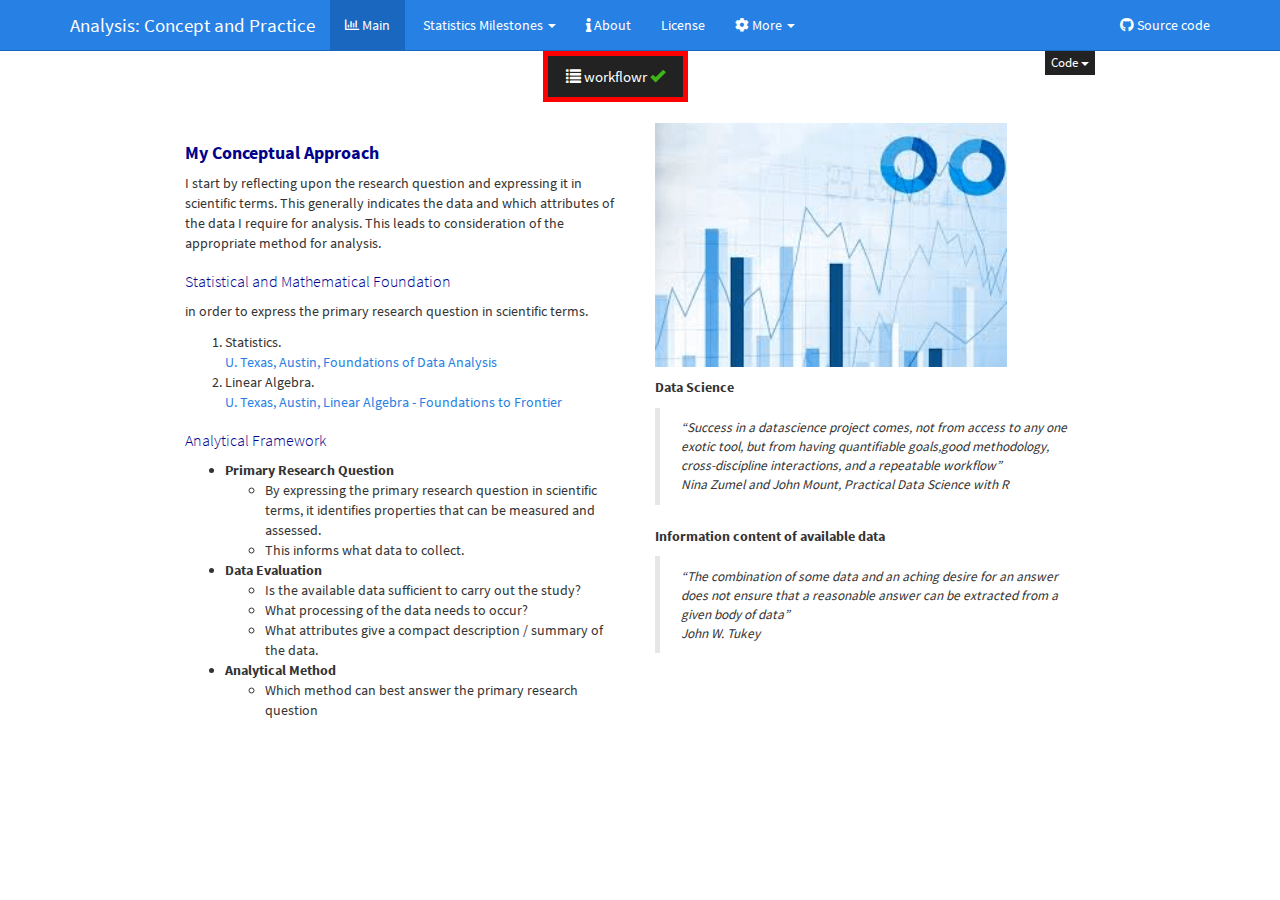
<file: docs/index.html>
<!DOCTYPE html>

<html>

<head>

<meta charset="utf-8" />
<meta name="generator" content="pandoc" />
<meta http-equiv="X-UA-Compatible" content="IE=EDGE" />




<title>Analysis-Concept-and-Practice</title>

<script src="site_libs/jquery-1.11.3/jquery.min.js"></script>
<meta name="viewport" content="width=device-width, initial-scale=1" />
<link href="site_libs/bootstrap-3.3.5/css/cosmo.min.css" rel="stylesheet" />
<script src="site_libs/bootstrap-3.3.5/js/bootstrap.min.js"></script>
<script src="site_libs/bootstrap-3.3.5/shim/html5shiv.min.js"></script>
<script src="site_libs/bootstrap-3.3.5/shim/respond.min.js"></script>
<script src="site_libs/navigation-1.1/tabsets.js"></script>
<script src="site_libs/navigation-1.1/codefolding.js"></script>
<link href="site_libs/highlightjs-9.12.0/textmate.css" rel="stylesheet" />
<script src="site_libs/highlightjs-9.12.0/highlight.js"></script>
<link href="site_libs/font-awesome-5.1.0/css/all.css" rel="stylesheet" />
<link href="site_libs/font-awesome-5.1.0/css/v4-shims.css" rel="stylesheet" />

<link rel="icon" href="https://github.com/workflowr/workflowr-assets/raw/master/img/reproducible.png">
<!-- Add a small amount of space between sections. -->
<style type="text/css">
div.section {
  padding-top: 12px;
}
</style>

<style type="text/css">code{white-space: pre;}</style>
<style type="text/css">
  pre:not([class]) {
    background-color: white;
  }
</style>
<script type="text/javascript">
if (window.hljs) {
  hljs.configure({languages: []});
  hljs.initHighlightingOnLoad();
  if (document.readyState && document.readyState === "complete") {
    window.setTimeout(function() { hljs.initHighlighting(); }, 0);
  }
}
</script>



<style type="text/css">
h1 {
  font-size: 34px;
}
h1.title {
  font-size: 38px;
}
h2 {
  font-size: 30px;
}
h3 {
  font-size: 24px;
}
h4 {
  font-size: 18px;
}
h5 {
  font-size: 16px;
}
h6 {
  font-size: 12px;
}
.table th:not([align]) {
  text-align: left;
}
</style>

<link rel="stylesheet" href="style.css" type="text/css" />



<style type = "text/css">
.main-container {
  max-width: 940px;
  margin-left: auto;
  margin-right: auto;
}
code {
  color: inherit;
  background-color: rgba(0, 0, 0, 0.04);
}
img {
  max-width:100%;
}
.tabbed-pane {
  padding-top: 12px;
}
.html-widget {
  margin-bottom: 20px;
}
button.code-folding-btn:focus {
  outline: none;
}
summary {
  display: list-item;
}
</style>


<style type="text/css">
/* padding for bootstrap navbar */
body {
  padding-top: 51px;
  padding-bottom: 40px;
}
/* offset scroll position for anchor links (for fixed navbar)  */
.section h1 {
  padding-top: 56px;
  margin-top: -56px;
}
.section h2 {
  padding-top: 56px;
  margin-top: -56px;
}
.section h3 {
  padding-top: 56px;
  margin-top: -56px;
}
.section h4 {
  padding-top: 56px;
  margin-top: -56px;
}
.section h5 {
  padding-top: 56px;
  margin-top: -56px;
}
.section h6 {
  padding-top: 56px;
  margin-top: -56px;
}
.dropdown-submenu {
  position: relative;
}
.dropdown-submenu>.dropdown-menu {
  top: 0;
  left: 100%;
  margin-top: -6px;
  margin-left: -1px;
  border-radius: 0 6px 6px 6px;
}
.dropdown-submenu:hover>.dropdown-menu {
  display: block;
}
.dropdown-submenu>a:after {
  display: block;
  content: " ";
  float: right;
  width: 0;
  height: 0;
  border-color: transparent;
  border-style: solid;
  border-width: 5px 0 5px 5px;
  border-left-color: #cccccc;
  margin-top: 5px;
  margin-right: -10px;
}
.dropdown-submenu:hover>a:after {
  border-left-color: #ffffff;
}
.dropdown-submenu.pull-left {
  float: none;
}
.dropdown-submenu.pull-left>.dropdown-menu {
  left: -100%;
  margin-left: 10px;
  border-radius: 6px 0 6px 6px;
}
</style>

<script>
// manage active state of menu based on current page
$(document).ready(function () {
  // active menu anchor
  href = window.location.pathname
  href = href.substr(href.lastIndexOf('/') + 1)
  if (href === "")
    href = "index.html";
  var menuAnchor = $('a[href="' + href + '"]');

  // mark it active
  menuAnchor.parent().addClass('active');

  // if it's got a parent navbar menu mark it active as well
  menuAnchor.closest('li.dropdown').addClass('active');
});
</script>

<!-- tabsets -->

<style type="text/css">
.tabset-dropdown > .nav-tabs {
  display: inline-table;
  max-height: 500px;
  min-height: 44px;
  overflow-y: auto;
  background: white;
  border: 1px solid #ddd;
  border-radius: 4px;
}

.tabset-dropdown > .nav-tabs > li.active:before {
  content: "";
  font-family: 'Glyphicons Halflings';
  display: inline-block;
  padding: 10px;
  border-right: 1px solid #ddd;
}

.tabset-dropdown > .nav-tabs.nav-tabs-open > li.active:before {
  content: "&#xe258;";
  border: none;
}

.tabset-dropdown > .nav-tabs.nav-tabs-open:before {
  content: "";
  font-family: 'Glyphicons Halflings';
  display: inline-block;
  padding: 10px;
  border-right: 1px solid #ddd;
}

.tabset-dropdown > .nav-tabs > li.active {
  display: block;
}

.tabset-dropdown > .nav-tabs > li > a,
.tabset-dropdown > .nav-tabs > li > a:focus,
.tabset-dropdown > .nav-tabs > li > a:hover {
  border: none;
  display: inline-block;
  border-radius: 4px;
  background-color: transparent;
}

.tabset-dropdown > .nav-tabs.nav-tabs-open > li {
  display: block;
  float: none;
}

.tabset-dropdown > .nav-tabs > li {
  display: none;
}
</style>

<!-- code folding -->
<style type="text/css">
.code-folding-btn { margin-bottom: 4px; }
</style>




</head>

<body>


<div class="container-fluid main-container">




<div class="navbar navbar-inverse  navbar-fixed-top" role="navigation">
  <div class="container">
    <div class="navbar-header">
      <button type="button" class="navbar-toggle collapsed" data-toggle="collapse" data-target="#navbar">
        <span class="icon-bar"></span>
        <span class="icon-bar"></span>
        <span class="icon-bar"></span>
      </button>
      <a class="navbar-brand" href="index.html">Analysis: Concept and Practice</a>
    </div>
    <div id="navbar" class="navbar-collapse collapse">
      <ul class="nav navbar-nav">
        <li>
  <a href="index.html">
    <span class="fa fa-bar-chart"></span>
     
    Main
  </a>
</li>
<li class="dropdown">
  <a href="#" class="dropdown-toggle" data-toggle="dropdown" role="button" aria-expanded="false">
    <span class="fa fa-analytics"></span>
     
    Statistics Milestones
     
    <span class="caret"></span>
  </a>
  <ul class="dropdown-menu" role="menu">
    <li>
      <a href="Galton-regr.html">Galton discovers regression</a>
    </li>
  </ul>
</li>
<li>
  <a href="about.html">
    <span class="fa fa-info"></span>
     
    About
  </a>
</li>
<li>
  <a href="license.html">License</a>
</li>
<li class="dropdown">
  <a href="#" class="dropdown-toggle" data-toggle="dropdown" role="button" aria-expanded="false">
    <span class="fa fa-gear"></span>
     
    More
     
    <span class="caret"></span>
  </a>
  <ul class="dropdown-menu" role="menu">
    <li>
      <a href="wc-article.html">Weather Check Report</a>
    </li>
  </ul>
</li>
      </ul>
      <ul class="nav navbar-nav navbar-right">
        <li>
  <a href="https://github.com/JJCoen/Analysis-Concept-and-Practice">
    <span class="fa fa-github"></span>
     
    Source code
  </a>
</li>
      </ul>
    </div><!--/.nav-collapse -->
  </div><!--/.container -->
</div><!--/.navbar -->

<div class="fluid-row" id="header">

<div class="btn-group pull-right">
<button type="button" class="btn btn-default btn-xs dropdown-toggle" data-toggle="dropdown" aria-haspopup="true" aria-expanded="false"><span>Code</span> <span class="caret"></span></button>
<ul class="dropdown-menu" style="min-width: 50px;">
<li><a id="rmd-show-all-code" href="#">Show All Code</a></li>
<li><a id="rmd-hide-all-code" href="#">Hide All Code</a></li>
</ul>
</div>



<h1 class="title toc-ignore">Analysis-Concept-and-Practice</h1>

</div>


<p>
<button type="button" class="btn btn-default btn-workflowr btn-workflowr-report" data-toggle="collapse" data-target="#workflowr-report">
<span class="glyphicon glyphicon-list" aria-hidden="true"></span> workflowr <span class="glyphicon glyphicon-ok text-success" aria-hidden="true"></span>
</button>
</p>
<div id="workflowr-report" class="collapse">
<ul class="nav nav-tabs">
<li class="active">
<a data-toggle="tab" href="#summary">Summary</a>
</li>
<li>
<a data-toggle="tab" href="#checks"> Checks <span class="glyphicon glyphicon-ok text-success" aria-hidden="true"></span> </a>
</li>
<li>
<a data-toggle="tab" href="#versions">Past versions</a>
</li>
</ul>
<div class="tab-content">
<div id="summary" class="tab-pane fade in active">
<p>
<strong>Last updated:</strong> 2020-10-06
</p>
<p>
<strong>Checks:</strong> <span class="glyphicon glyphicon-ok text-success" aria-hidden="true"></span> 2 <span class="glyphicon glyphicon-exclamation-sign text-danger" aria-hidden="true"></span> 0
</p>
<p>
<strong>Knit directory:</strong> <code>Analysis - Concept and Practice/</code> <span class="glyphicon glyphicon-question-sign" aria-hidden="true" title="This is the local directory in which the code in this file was executed."> </span>
</p>
<p>
This reproducible <a href="http://rmarkdown.rstudio.com">R Markdown</a> analysis was created with <a
  href="https://github.com/jdblischak/workflowr">workflowr</a> (version 1.6.2). The <em>Checks</em> tab describes the reproducibility checks that were applied when the results were created. The <em>Past versions</em> tab lists the development history.
</p>
<hr>
</div>
<div id="checks" class="tab-pane fade">
<div id="workflowr-checks" class="panel-group">
<div class="panel panel-default">
<div class="panel-heading">
<p class="panel-title">
<a data-toggle="collapse" data-parent="#workflowr-checks" href="#strongRMarkdownfilestronguptodate"> <span class="glyphicon glyphicon-ok text-success" aria-hidden="true"></span> <strong>R Markdown file:</strong> up-to-date </a>
</p>
</div>
<div id="strongRMarkdownfilestronguptodate" class="panel-collapse collapse">
<div class="panel-body">
<p>Great! Since the R Markdown file has been committed to the Git repository, you know the exact version of the code that produced these results.</p>
</div>
</div>
</div>
<div class="panel panel-default">
<div class="panel-heading">
<p class="panel-title">
<a data-toggle="collapse" data-parent="#workflowr-checks" href="#strongRepositoryversionstrongahrefhttpsgithubcomJJCoenAnalysisConceptandPracticetreee63372418479bdcf30f189de9af390b1f9c42946targetblanke633724a"> <span class="glyphicon glyphicon-ok text-success" aria-hidden="true"></span> <strong>Repository version:</strong> <a href="https://github.com/JJCoen/Analysis-Concept-and-Practice/tree/e63372418479bdcf30f189de9af390b1f9c42946" target="_blank">e633724</a> </a>
</p>
</div>
<div id="strongRepositoryversionstrongahrefhttpsgithubcomJJCoenAnalysisConceptandPracticetreee63372418479bdcf30f189de9af390b1f9c42946targetblanke633724a" class="panel-collapse collapse">
<div class="panel-body">
<p>
Great! You are using Git for version control. Tracking code development and connecting the code version to the results is critical for reproducibility.
</p>
<p>
The results in this page were generated with repository version <a href="https://github.com/JJCoen/Analysis-Concept-and-Practice/tree/e63372418479bdcf30f189de9af390b1f9c42946" target="_blank">e633724</a>. See the <em>Past versions</em> tab to see a history of the changes made to the R Markdown and HTML files.
</p>
<p>
Note that you need to be careful to ensure that all relevant files for the analysis have been committed to Git prior to generating the results (you can use <code>wflow_publish</code> or <code>wflow_git_commit</code>). workflowr only checks the R Markdown file, but you know if there are other scripts or data files that it depends on. Below is the status of the Git repository when the results were generated:
</p>
<pre><code>
Ignored files:
    Ignored:    .RData
    Ignored:    .Rhistory
    Ignored:    .Rproj.user/
    Ignored:    analysis/.Rhistory

Unstaged changes:
    Modified:   analysis/_site.yml

</code></pre>
<p>
Note that any generated files, e.g. HTML, png, CSS, etc., are not included in this status report because it is ok for generated content to have uncommitted changes.
</p>
</div>
</div>
</div>
</div>
<hr>
</div>
<div id="versions" class="tab-pane fade">

<p>
These are the previous versions of the repository in which changes were made to the R Markdown (<code>analysis/index.Rmd</code>) and HTML (<code>docs/index.html</code>) files. If you’ve configured a remote Git repository (see <code>?wflow_git_remote</code>), click on the hyperlinks in the table below to view the files as they were in that past version.
</p>
<div class="table-responsive">
<table class="table table-condensed table-hover">
<thead>
<tr>
<th>
File
</th>
<th>
Version
</th>
<th>
Author
</th>
<th>
Date
</th>
<th>
Message
</th>
</tr>
</thead>
<tbody>
<tr>
<td>
html
</td>
<td>
<a href="https://rawcdn.githack.com/JJCoen/Analysis-Concept-and-Practice/e63372418479bdcf30f189de9af390b1f9c42946/docs/index.html" target="_blank">e633724</a>
</td>
<td>
JJCoen
</td>
<td>
2020-10-06
</td>
<td>
Build site.
</td>
</tr>
<tr>
<td>
Rmd
</td>
<td>
<a href="https://github.com/JJCoen/Analysis-Concept-and-Practice/blob/766c0bc6e2a5b62b3c01ca5e9a12f63025735774/analysis/index.Rmd" target="_blank">766c0bc</a>
</td>
<td>
JJCoen
</td>
<td>
2020-10-06
</td>
<td>
add Galton regression
</td>
</tr>
<tr>
<td>
html
</td>
<td>
<a href="https://rawcdn.githack.com/JJCoen/Analysis-Concept-and-Practice/766c0bc6e2a5b62b3c01ca5e9a12f63025735774/docs/index.html" target="_blank">766c0bc</a>
</td>
<td>
JJCoen
</td>
<td>
2020-10-06
</td>
<td>
add Galton regression
</td>
</tr>
<tr>
<td>
html
</td>
<td>
<a href="https://rawcdn.githack.com/JJCoen/Analysis-Concept-and-Practice/e23b930a621ec82d59ae31ec3ffef3b32be98551/docs/index.html" target="_blank">e23b930</a>
</td>
<td>
JJCoen
</td>
<td>
2020-10-06
</td>
<td>
Build site.
</td>
</tr>
<tr>
<td>
Rmd
</td>
<td>
<a href="https://github.com/JJCoen/Analysis-Concept-and-Practice/blob/e194e6e613ce464d9e642ae18c5d2a2ff4920df2/analysis/index.Rmd" target="_blank">e194e6e</a>
</td>
<td>
JJCoen
</td>
<td>
2020-10-06
</td>
<td>
wflow_publish(c("analysis/*.Rmd"))
</td>
</tr>
<tr>
<td>
Rmd
</td>
<td>
<a href="https://github.com/JJCoen/Analysis-Concept-and-Practice/blob/41d0cd8b6d02a2d3cea930f154e8c7cfe902b435/analysis/index.Rmd" target="_blank">41d0cd8</a>
</td>
<td>
JJCoen
</td>
<td>
2020-09-11
</td>
<td>
Start workflowr project.
</td>
</tr>
</tbody>
</table>
</div>
<hr>
</div>
</div>
</div>
<style type="text/css">
.title {
  display: none;
}

#getting-started img {
  margin-right: 10px;
}

</style>
<div class="row" style="padding-top: 10px;">
<div class="col-sm-6">
<h1 id="my-conceptual-approach"><strong>My Conceptual Approach</strong></h1>
<p>I start by reflecting upon the research question and expressing it in scientific terms. This generally indicates the data and which attributes of the data I require for analysis. This leads to consideration of the appropriate method for analysis.</p>
<h2 id="statistical-and-mathematical-foundation">Statistical and Mathematical Foundation</h2>
<p>in order to express the primary research question in scientific terms.</p>
<ol style="list-style-type: decimal">
<li>Statistics.<br />
<a href="https://github.com/JJCoen/Certificates/blob/master/UTAustinX-Foundations-of-Data-Analysis-pt-2-Inference.pdf">U. Texas, Austin, Foundations of Data Analysis</a></li>
<li>Linear Algebra.<br />
<a href="https://github.com/JJCoen/Certificates/blob/master/UT5_04x.pdf">U. Texas, Austin, Linear Algebra - Foundations to Frontier</a></li>
</ol>
<h2 id="analytical-framework">Analytical Framework</h2>
<ul>
<li><strong>Primary Research Question</strong>
<ul>
<li>By expressing the primary research question in scientific terms, it identifies properties that can be measured and assessed.</li>
<li>This informs what data to collect.</li>
</ul></li>
<li><strong>Data Evaluation</strong>
<ul>
<li>Is the available data sufficient to carry out the study?</li>
<li>What processing of the data needs to occur?</li>
<li>What attributes give a compact description / summary of the data.</li>
</ul></li>
<li><strong>Analytical Method</strong>
<ul>
<li>Which method can best answer the primary research question</li>
</ul></li>
</ul>
</div>
<div class="col-sm-6">
<p><img src="./images/corporate-finance-inst.png" width = "80%"></p>
<p><strong>Data Science</strong></p>
<blockquote>
<p>“Success in a datascience project comes, not from access to any one exotic tool, but from having quantifiable goals,good methodology, cross-discipline interactions, and a repeatable workflow”<br />
Nina Zumel and John Mount, Practical Data Science with R</p>
</blockquote>
<p><strong>Information content of available data</strong></p>
<blockquote>
<p>“The combination of some data and an aching desire for an answer does not ensure that a reasonable answer can be extracted from a given body of data”<br />
John W. Tukey</p>
</blockquote>
<p></a></p>
</div>


<!-- Adjust MathJax settings so that all math formulae are shown using
TeX fonts only; see
http://docs.mathjax.org/en/latest/configuration.html.  This will make
the presentation more consistent at the cost of the webpage sometimes
taking slightly longer to load. Note that this only works because the
footer is added to webpages before the MathJax javascript. -->
<script type="text/x-mathjax-config">
  MathJax.Hub.Config({
    "HTML-CSS": { availableFonts: ["TeX"] }
  });
</script>



</div>

<script>

// add bootstrap table styles to pandoc tables
function bootstrapStylePandocTables() {
  $('tr.header').parent('thead').parent('table').addClass('table table-condensed');
}
$(document).ready(function () {
  bootstrapStylePandocTables();
});


</script>

<!-- tabsets -->

<script>
$(document).ready(function () {
  window.buildTabsets("TOC");
});

$(document).ready(function () {
  $('.tabset-dropdown > .nav-tabs > li').click(function () {
    $(this).parent().toggleClass('nav-tabs-open')
  });
});
</script>

<!-- code folding -->
<script>
$(document).ready(function () {
  window.initializeCodeFolding("hide" === "show");
});
</script>


<!-- dynamically load mathjax for compatibility with self-contained -->
<script>
  (function () {
    var script = document.createElement("script");
    script.type = "text/javascript";
    script.src  = "https://mathjax.rstudio.com/latest/MathJax.js?config=TeX-AMS-MML_HTMLorMML";
    document.getElementsByTagName("head")[0].appendChild(script);
  })();
</script>

</body>
</html>
</file>
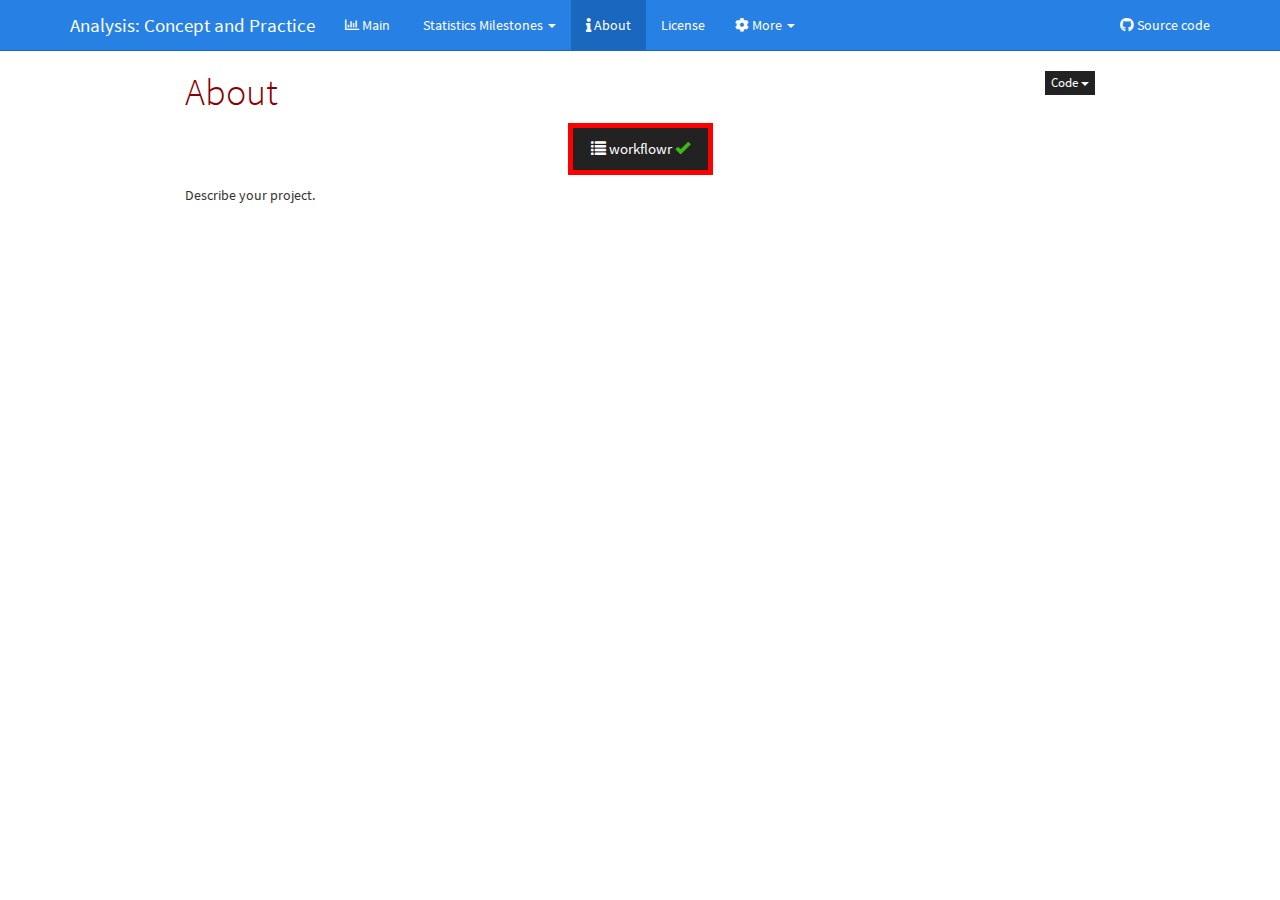
<file: docs/about.html>
<!DOCTYPE html>

<html>

<head>

<meta charset="utf-8" />
<meta name="generator" content="pandoc" />
<meta http-equiv="X-UA-Compatible" content="IE=EDGE" />




<title>About</title>

<script src="site_libs/jquery-1.11.3/jquery.min.js"></script>
<meta name="viewport" content="width=device-width, initial-scale=1" />
<link href="site_libs/bootstrap-3.3.5/css/cosmo.min.css" rel="stylesheet" />
<script src="site_libs/bootstrap-3.3.5/js/bootstrap.min.js"></script>
<script src="site_libs/bootstrap-3.3.5/shim/html5shiv.min.js"></script>
<script src="site_libs/bootstrap-3.3.5/shim/respond.min.js"></script>
<script src="site_libs/navigation-1.1/tabsets.js"></script>
<script src="site_libs/navigation-1.1/codefolding.js"></script>
<link href="site_libs/highlightjs-9.12.0/textmate.css" rel="stylesheet" />
<script src="site_libs/highlightjs-9.12.0/highlight.js"></script>
<link href="site_libs/font-awesome-5.1.0/css/all.css" rel="stylesheet" />
<link href="site_libs/font-awesome-5.1.0/css/v4-shims.css" rel="stylesheet" />

<link rel="icon" href="https://github.com/workflowr/workflowr-assets/raw/master/img/reproducible.png">
<!-- Add a small amount of space between sections. -->
<style type="text/css">
div.section {
  padding-top: 12px;
}
</style>

<style type="text/css">code{white-space: pre;}</style>
<style type="text/css">
  pre:not([class]) {
    background-color: white;
  }
</style>
<script type="text/javascript">
if (window.hljs) {
  hljs.configure({languages: []});
  hljs.initHighlightingOnLoad();
  if (document.readyState && document.readyState === "complete") {
    window.setTimeout(function() { hljs.initHighlighting(); }, 0);
  }
}
</script>



<style type="text/css">
h1 {
  font-size: 34px;
}
h1.title {
  font-size: 38px;
}
h2 {
  font-size: 30px;
}
h3 {
  font-size: 24px;
}
h4 {
  font-size: 18px;
}
h5 {
  font-size: 16px;
}
h6 {
  font-size: 12px;
}
.table th:not([align]) {
  text-align: left;
}
</style>

<link rel="stylesheet" href="style.css" type="text/css" />



<style type = "text/css">
.main-container {
  max-width: 940px;
  margin-left: auto;
  margin-right: auto;
}
code {
  color: inherit;
  background-color: rgba(0, 0, 0, 0.04);
}
img {
  max-width:100%;
}
.tabbed-pane {
  padding-top: 12px;
}
.html-widget {
  margin-bottom: 20px;
}
button.code-folding-btn:focus {
  outline: none;
}
summary {
  display: list-item;
}
</style>


<style type="text/css">
/* padding for bootstrap navbar */
body {
  padding-top: 51px;
  padding-bottom: 40px;
}
/* offset scroll position for anchor links (for fixed navbar)  */
.section h1 {
  padding-top: 56px;
  margin-top: -56px;
}
.section h2 {
  padding-top: 56px;
  margin-top: -56px;
}
.section h3 {
  padding-top: 56px;
  margin-top: -56px;
}
.section h4 {
  padding-top: 56px;
  margin-top: -56px;
}
.section h5 {
  padding-top: 56px;
  margin-top: -56px;
}
.section h6 {
  padding-top: 56px;
  margin-top: -56px;
}
.dropdown-submenu {
  position: relative;
}
.dropdown-submenu>.dropdown-menu {
  top: 0;
  left: 100%;
  margin-top: -6px;
  margin-left: -1px;
  border-radius: 0 6px 6px 6px;
}
.dropdown-submenu:hover>.dropdown-menu {
  display: block;
}
.dropdown-submenu>a:after {
  display: block;
  content: " ";
  float: right;
  width: 0;
  height: 0;
  border-color: transparent;
  border-style: solid;
  border-width: 5px 0 5px 5px;
  border-left-color: #cccccc;
  margin-top: 5px;
  margin-right: -10px;
}
.dropdown-submenu:hover>a:after {
  border-left-color: #ffffff;
}
.dropdown-submenu.pull-left {
  float: none;
}
.dropdown-submenu.pull-left>.dropdown-menu {
  left: -100%;
  margin-left: 10px;
  border-radius: 6px 0 6px 6px;
}
</style>

<script>
// manage active state of menu based on current page
$(document).ready(function () {
  // active menu anchor
  href = window.location.pathname
  href = href.substr(href.lastIndexOf('/') + 1)
  if (href === "")
    href = "index.html";
  var menuAnchor = $('a[href="' + href + '"]');

  // mark it active
  menuAnchor.parent().addClass('active');

  // if it's got a parent navbar menu mark it active as well
  menuAnchor.closest('li.dropdown').addClass('active');
});
</script>

<!-- tabsets -->

<style type="text/css">
.tabset-dropdown > .nav-tabs {
  display: inline-table;
  max-height: 500px;
  min-height: 44px;
  overflow-y: auto;
  background: white;
  border: 1px solid #ddd;
  border-radius: 4px;
}

.tabset-dropdown > .nav-tabs > li.active:before {
  content: "";
  font-family: 'Glyphicons Halflings';
  display: inline-block;
  padding: 10px;
  border-right: 1px solid #ddd;
}

.tabset-dropdown > .nav-tabs.nav-tabs-open > li.active:before {
  content: "&#xe258;";
  border: none;
}

.tabset-dropdown > .nav-tabs.nav-tabs-open:before {
  content: "";
  font-family: 'Glyphicons Halflings';
  display: inline-block;
  padding: 10px;
  border-right: 1px solid #ddd;
}

.tabset-dropdown > .nav-tabs > li.active {
  display: block;
}

.tabset-dropdown > .nav-tabs > li > a,
.tabset-dropdown > .nav-tabs > li > a:focus,
.tabset-dropdown > .nav-tabs > li > a:hover {
  border: none;
  display: inline-block;
  border-radius: 4px;
  background-color: transparent;
}

.tabset-dropdown > .nav-tabs.nav-tabs-open > li {
  display: block;
  float: none;
}

.tabset-dropdown > .nav-tabs > li {
  display: none;
}
</style>

<!-- code folding -->
<style type="text/css">
.code-folding-btn { margin-bottom: 4px; }
</style>




</head>

<body>


<div class="container-fluid main-container">




<div class="navbar navbar-inverse  navbar-fixed-top" role="navigation">
  <div class="container">
    <div class="navbar-header">
      <button type="button" class="navbar-toggle collapsed" data-toggle="collapse" data-target="#navbar">
        <span class="icon-bar"></span>
        <span class="icon-bar"></span>
        <span class="icon-bar"></span>
      </button>
      <a class="navbar-brand" href="index.html">Analysis: Concept and Practice</a>
    </div>
    <div id="navbar" class="navbar-collapse collapse">
      <ul class="nav navbar-nav">
        <li>
  <a href="index.html">
    <span class="fa fa-bar-chart"></span>
     
    Main
  </a>
</li>
<li class="dropdown">
  <a href="#" class="dropdown-toggle" data-toggle="dropdown" role="button" aria-expanded="false">
    <span class="fa fa-analytics"></span>
     
    Statistics Milestones
     
    <span class="caret"></span>
  </a>
  <ul class="dropdown-menu" role="menu">
    <li>
      <a href="Galton-regr.html">Galton discovers regression</a>
    </li>
  </ul>
</li>
<li>
  <a href="about.html">
    <span class="fa fa-info"></span>
     
    About
  </a>
</li>
<li>
  <a href="license.html">License</a>
</li>
<li class="dropdown">
  <a href="#" class="dropdown-toggle" data-toggle="dropdown" role="button" aria-expanded="false">
    <span class="fa fa-gear"></span>
     
    More
     
    <span class="caret"></span>
  </a>
  <ul class="dropdown-menu" role="menu">
    <li>
      <a href="wc-article.html">Weather Check Report</a>
    </li>
  </ul>
</li>
      </ul>
      <ul class="nav navbar-nav navbar-right">
        <li>
  <a href="https://github.com/JJCoen/Analysis-Concept-and-Practice">
    <span class="fa fa-github"></span>
     
    Source code
  </a>
</li>
      </ul>
    </div><!--/.nav-collapse -->
  </div><!--/.container -->
</div><!--/.navbar -->

<div class="fluid-row" id="header">

<div class="btn-group pull-right">
<button type="button" class="btn btn-default btn-xs dropdown-toggle" data-toggle="dropdown" aria-haspopup="true" aria-expanded="false"><span>Code</span> <span class="caret"></span></button>
<ul class="dropdown-menu" style="min-width: 50px;">
<li><a id="rmd-show-all-code" href="#">Show All Code</a></li>
<li><a id="rmd-hide-all-code" href="#">Hide All Code</a></li>
</ul>
</div>



<h1 class="title toc-ignore">About</h1>

</div>


<p>
<button type="button" class="btn btn-default btn-workflowr btn-workflowr-report" data-toggle="collapse" data-target="#workflowr-report">
<span class="glyphicon glyphicon-list" aria-hidden="true"></span> workflowr <span class="glyphicon glyphicon-ok text-success" aria-hidden="true"></span>
</button>
</p>
<div id="workflowr-report" class="collapse">
<ul class="nav nav-tabs">
<li class="active">
<a data-toggle="tab" href="#summary">Summary</a>
</li>
<li>
<a data-toggle="tab" href="#checks"> Checks <span class="glyphicon glyphicon-ok text-success" aria-hidden="true"></span> </a>
</li>
<li>
<a data-toggle="tab" href="#versions">Past versions</a>
</li>
</ul>
<div class="tab-content">
<div id="summary" class="tab-pane fade in active">
<p>
<strong>Last updated:</strong> 2020-10-06
</p>
<p>
<strong>Checks:</strong> <span class="glyphicon glyphicon-ok text-success" aria-hidden="true"></span> 2 <span class="glyphicon glyphicon-exclamation-sign text-danger" aria-hidden="true"></span> 0
</p>
<p>
<strong>Knit directory:</strong> <code>Analysis - Concept and Practice/</code> <span class="glyphicon glyphicon-question-sign" aria-hidden="true" title="This is the local directory in which the code in this file was executed."> </span>
</p>
<p>
This reproducible <a href="http://rmarkdown.rstudio.com">R Markdown</a> analysis was created with <a
  href="https://github.com/jdblischak/workflowr">workflowr</a> (version 1.6.2). The <em>Checks</em> tab describes the reproducibility checks that were applied when the results were created. The <em>Past versions</em> tab lists the development history.
</p>
<hr>
</div>
<div id="checks" class="tab-pane fade">
<div id="workflowr-checks" class="panel-group">
<div class="panel panel-default">
<div class="panel-heading">
<p class="panel-title">
<a data-toggle="collapse" data-parent="#workflowr-checks" href="#strongRMarkdownfilestronguptodate"> <span class="glyphicon glyphicon-ok text-success" aria-hidden="true"></span> <strong>R Markdown file:</strong> up-to-date </a>
</p>
</div>
<div id="strongRMarkdownfilestronguptodate" class="panel-collapse collapse">
<div class="panel-body">
<p>Great! Since the R Markdown file has been committed to the Git repository, you know the exact version of the code that produced these results.</p>
</div>
</div>
</div>
<div class="panel panel-default">
<div class="panel-heading">
<p class="panel-title">
<a data-toggle="collapse" data-parent="#workflowr-checks" href="#strongRepositoryversionstrongahrefhttpsgithubcomJJCoenAnalysisConceptandPracticetreee63372418479bdcf30f189de9af390b1f9c42946targetblanke633724a"> <span class="glyphicon glyphicon-ok text-success" aria-hidden="true"></span> <strong>Repository version:</strong> <a href="https://github.com/JJCoen/Analysis-Concept-and-Practice/tree/e63372418479bdcf30f189de9af390b1f9c42946" target="_blank">e633724</a> </a>
</p>
</div>
<div id="strongRepositoryversionstrongahrefhttpsgithubcomJJCoenAnalysisConceptandPracticetreee63372418479bdcf30f189de9af390b1f9c42946targetblanke633724a" class="panel-collapse collapse">
<div class="panel-body">
<p>
Great! You are using Git for version control. Tracking code development and connecting the code version to the results is critical for reproducibility.
</p>
<p>
The results in this page were generated with repository version <a href="https://github.com/JJCoen/Analysis-Concept-and-Practice/tree/e63372418479bdcf30f189de9af390b1f9c42946" target="_blank">e633724</a>. See the <em>Past versions</em> tab to see a history of the changes made to the R Markdown and HTML files.
</p>
<p>
Note that you need to be careful to ensure that all relevant files for the analysis have been committed to Git prior to generating the results (you can use <code>wflow_publish</code> or <code>wflow_git_commit</code>). workflowr only checks the R Markdown file, but you know if there are other scripts or data files that it depends on. Below is the status of the Git repository when the results were generated:
</p>
<pre><code>
Ignored files:
    Ignored:    .RData
    Ignored:    .Rhistory
    Ignored:    .Rproj.user/
    Ignored:    analysis/.Rhistory

Unstaged changes:
    Modified:   analysis/_site.yml

</code></pre>
<p>
Note that any generated files, e.g. HTML, png, CSS, etc., are not included in this status report because it is ok for generated content to have uncommitted changes.
</p>
</div>
</div>
</div>
</div>
<hr>
</div>
<div id="versions" class="tab-pane fade">

<p>
These are the previous versions of the repository in which changes were made to the R Markdown (<code>analysis/about.Rmd</code>) and HTML (<code>docs/about.html</code>) files. If you’ve configured a remote Git repository (see <code>?wflow_git_remote</code>), click on the hyperlinks in the table below to view the files as they were in that past version.
</p>
<div class="table-responsive">
<table class="table table-condensed table-hover">
<thead>
<tr>
<th>
File
</th>
<th>
Version
</th>
<th>
Author
</th>
<th>
Date
</th>
<th>
Message
</th>
</tr>
</thead>
<tbody>
<tr>
<td>
html
</td>
<td>
<a href="https://rawcdn.githack.com/JJCoen/Analysis-Concept-and-Practice/e63372418479bdcf30f189de9af390b1f9c42946/docs/about.html" target="_blank">e633724</a>
</td>
<td>
JJCoen
</td>
<td>
2020-10-06
</td>
<td>
Build site.
</td>
</tr>
<tr>
<td>
html
</td>
<td>
<a href="https://rawcdn.githack.com/JJCoen/Analysis-Concept-and-Practice/8e791cc67c9813d9b4e340c5b49f623da7356d63/docs/about.html" target="_blank">8e791cc</a>
</td>
<td>
JJCoen
</td>
<td>
2020-10-06
</td>
<td>
Build site.
</td>
</tr>
<tr>
<td>
html
</td>
<td>
<a href="https://rawcdn.githack.com/JJCoen/Analysis-Concept-and-Practice/8d14346c21d8b509191dbae97ac5f416aa682299/docs/about.html" target="_blank">8d14346</a>
</td>
<td>
JJCoen
</td>
<td>
2020-10-06
</td>
<td>
Build site.
</td>
</tr>
<tr>
<td>
html
</td>
<td>
<a href="https://rawcdn.githack.com/JJCoen/Analysis-Concept-and-Practice/e23b930a621ec82d59ae31ec3ffef3b32be98551/docs/about.html" target="_blank">e23b930</a>
</td>
<td>
JJCoen
</td>
<td>
2020-10-06
</td>
<td>
Build site.
</td>
</tr>
<tr>
<td>
Rmd
</td>
<td>
<a href="https://github.com/JJCoen/Analysis-Concept-and-Practice/blob/e194e6e613ce464d9e642ae18c5d2a2ff4920df2/analysis/about.Rmd" target="_blank">e194e6e</a>
</td>
<td>
JJCoen
</td>
<td>
2020-10-06
</td>
<td>
wflow_publish(c("analysis/*.Rmd"))
</td>
</tr>
<tr>
<td>
Rmd
</td>
<td>
<a href="https://github.com/JJCoen/Analysis-Concept-and-Practice/blob/41d0cd8b6d02a2d3cea930f154e8c7cfe902b435/analysis/about.Rmd" target="_blank">41d0cd8</a>
</td>
<td>
JJCoen
</td>
<td>
2020-09-11
</td>
<td>
Start workflowr project.
</td>
</tr>
</tbody>
</table>
</div>
<hr>
</div>
</div>
</div>
<p>Describe your project.</p>


<!-- Adjust MathJax settings so that all math formulae are shown using
TeX fonts only; see
http://docs.mathjax.org/en/latest/configuration.html.  This will make
the presentation more consistent at the cost of the webpage sometimes
taking slightly longer to load. Note that this only works because the
footer is added to webpages before the MathJax javascript. -->
<script type="text/x-mathjax-config">
  MathJax.Hub.Config({
    "HTML-CSS": { availableFonts: ["TeX"] }
  });
</script>



</div>

<script>

// add bootstrap table styles to pandoc tables
function bootstrapStylePandocTables() {
  $('tr.header').parent('thead').parent('table').addClass('table table-condensed');
}
$(document).ready(function () {
  bootstrapStylePandocTables();
});


</script>

<!-- tabsets -->

<script>
$(document).ready(function () {
  window.buildTabsets("TOC");
});

$(document).ready(function () {
  $('.tabset-dropdown > .nav-tabs > li').click(function () {
    $(this).parent().toggleClass('nav-tabs-open')
  });
});
</script>

<!-- code folding -->
<script>
$(document).ready(function () {
  window.initializeCodeFolding("hide" === "show");
});
</script>


<!-- dynamically load mathjax for compatibility with self-contained -->
<script>
  (function () {
    var script = document.createElement("script");
    script.type = "text/javascript";
    script.src  = "https://mathjax.rstudio.com/latest/MathJax.js?config=TeX-AMS-MML_HTMLorMML";
    document.getElementsByTagName("head")[0].appendChild(script);
  })();
</script>

</body>
</html>
</file>
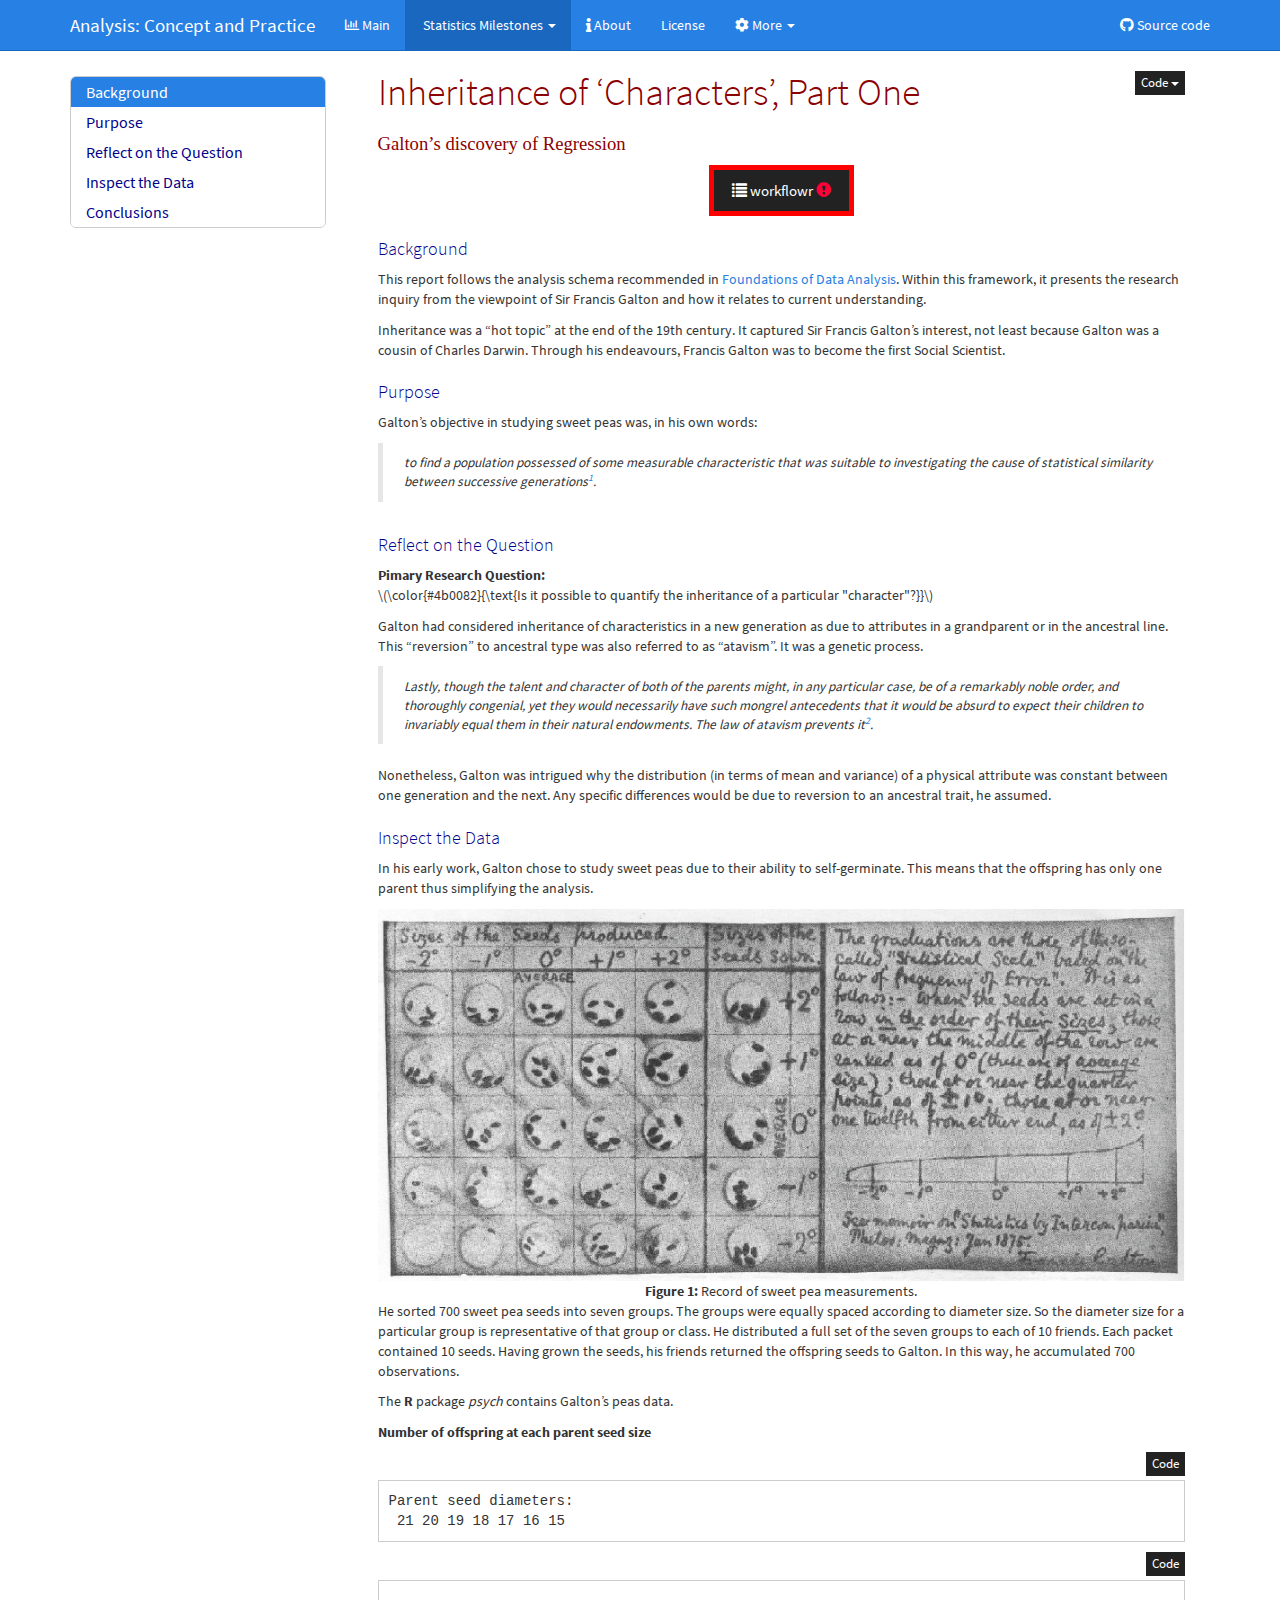
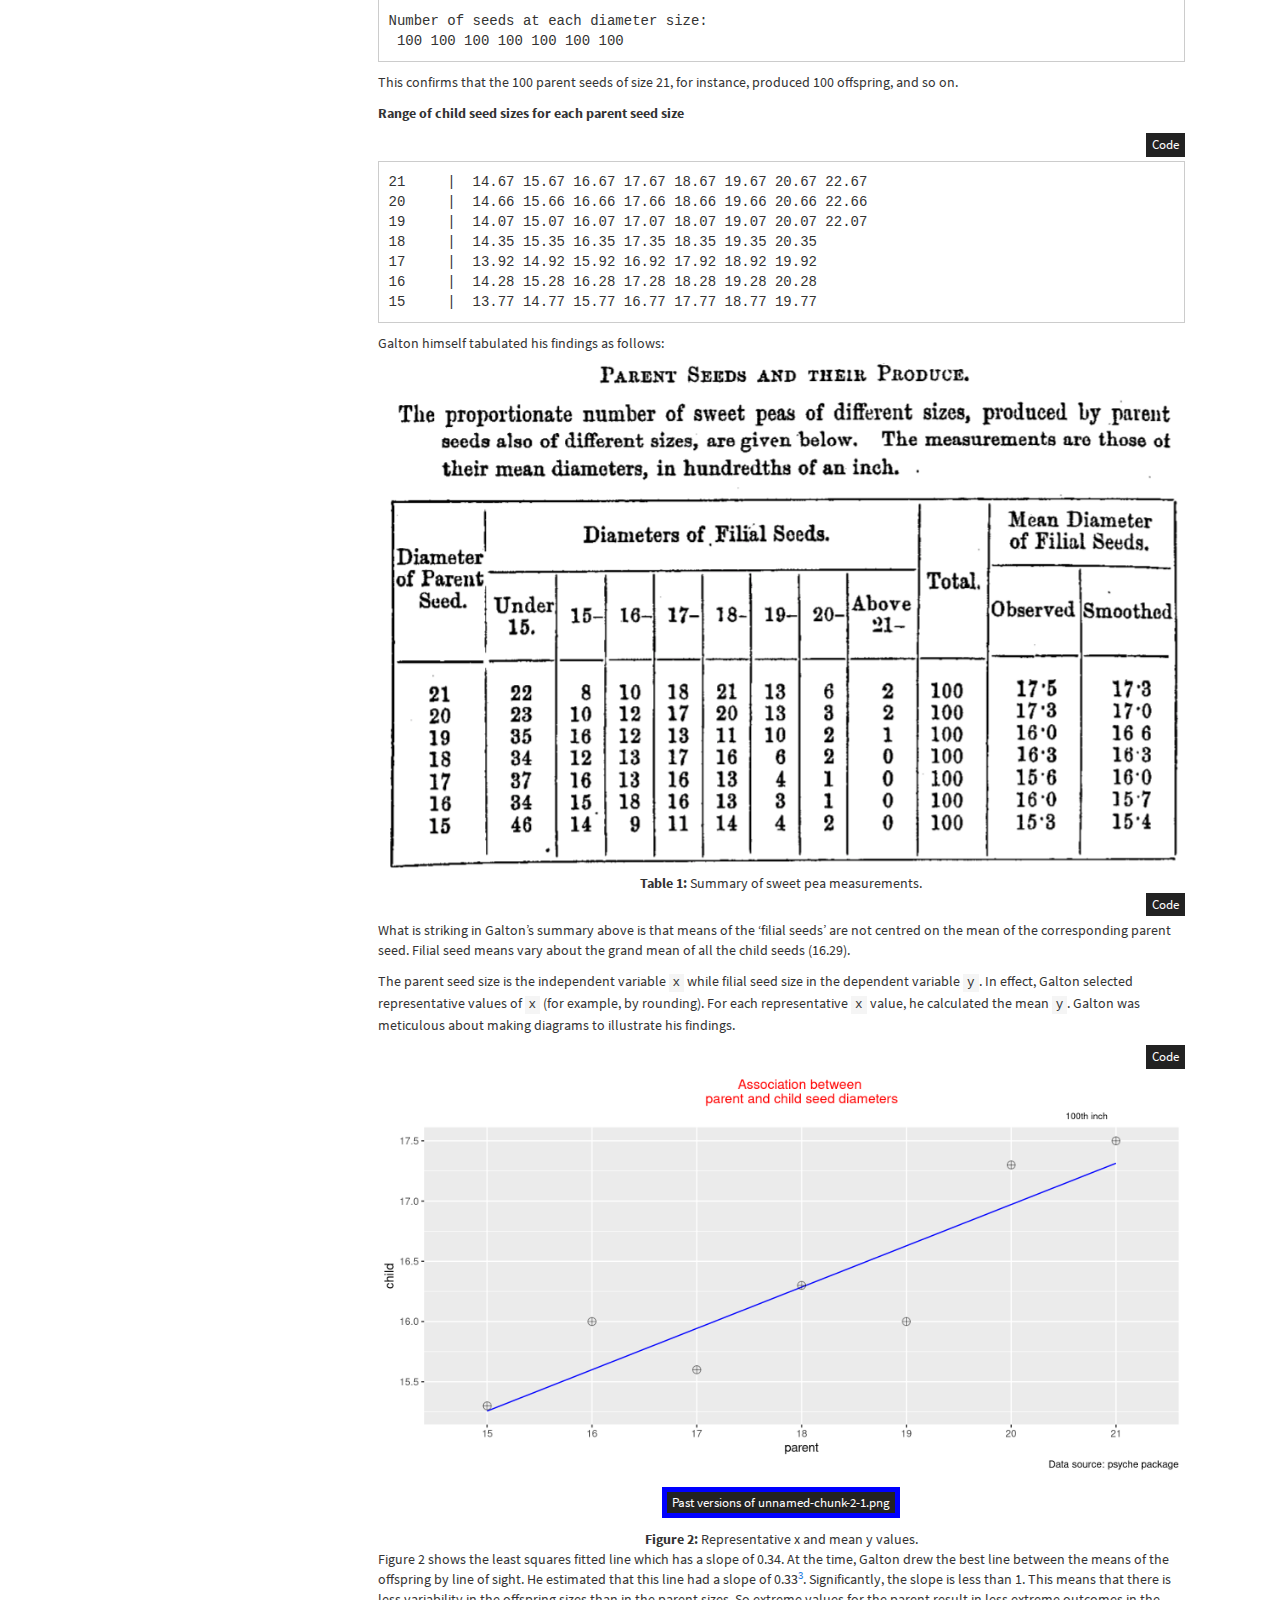
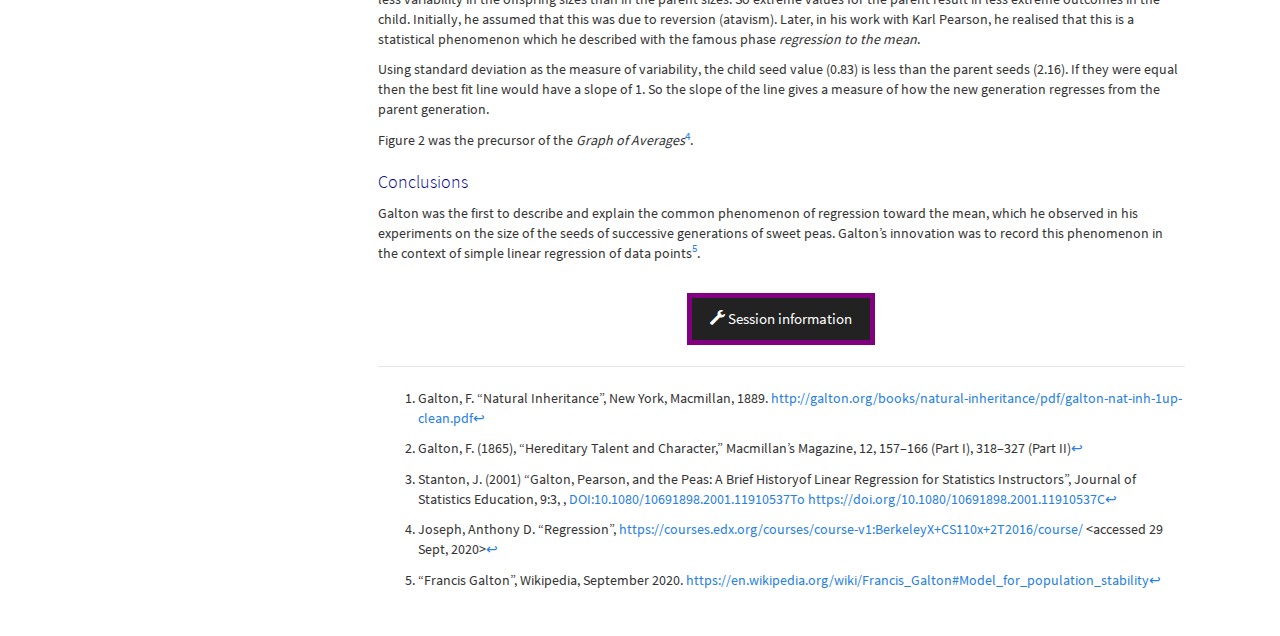
<file: docs/Galton-regr.html>
<!DOCTYPE html>

<html>

<head>

<meta charset="utf-8" />
<meta name="generator" content="pandoc" />
<meta http-equiv="X-UA-Compatible" content="IE=EDGE" />




<title>Inheritance of ‘Characters’, Part One</title>

<script src="site_libs/jquery-1.11.3/jquery.min.js"></script>
<meta name="viewport" content="width=device-width, initial-scale=1" />
<link href="site_libs/bootstrap-3.3.5/css/cosmo.min.css" rel="stylesheet" />
<script src="site_libs/bootstrap-3.3.5/js/bootstrap.min.js"></script>
<script src="site_libs/bootstrap-3.3.5/shim/html5shiv.min.js"></script>
<script src="site_libs/bootstrap-3.3.5/shim/respond.min.js"></script>
<script src="site_libs/jqueryui-1.11.4/jquery-ui.min.js"></script>
<link href="site_libs/tocify-1.9.1/jquery.tocify.css" rel="stylesheet" />
<script src="site_libs/tocify-1.9.1/jquery.tocify.js"></script>
<script src="site_libs/navigation-1.1/tabsets.js"></script>
<script src="site_libs/navigation-1.1/codefolding.js"></script>
<link href="site_libs/highlightjs-9.12.0/textmate.css" rel="stylesheet" />
<script src="site_libs/highlightjs-9.12.0/highlight.js"></script>
<link href="site_libs/font-awesome-5.1.0/css/all.css" rel="stylesheet" />
<link href="site_libs/font-awesome-5.1.0/css/v4-shims.css" rel="stylesheet" />

<link rel="icon" href="https://github.com/workflowr/workflowr-assets/raw/master/img/reproducible.png">
<!-- Add a small amount of space between sections. -->
<style type="text/css">
div.section {
  padding-top: 12px;
}
</style>

<style type="text/css">code{white-space: pre;}</style>
<style type="text/css">
  pre:not([class]) {
    background-color: white;
  }
</style>
<script type="text/javascript">
if (window.hljs) {
  hljs.configure({languages: []});
  hljs.initHighlightingOnLoad();
  if (document.readyState && document.readyState === "complete") {
    window.setTimeout(function() { hljs.initHighlighting(); }, 0);
  }
}
</script>



<style type="text/css">
h1 {
  font-size: 34px;
}
h1.title {
  font-size: 38px;
}
h2 {
  font-size: 30px;
}
h3 {
  font-size: 24px;
}
h4 {
  font-size: 18px;
}
h5 {
  font-size: 16px;
}
h6 {
  font-size: 12px;
}
.table th:not([align]) {
  text-align: left;
}
</style>

<link rel="stylesheet" href="style.css" type="text/css" />



<style type = "text/css">
.main-container {
  max-width: 940px;
  margin-left: auto;
  margin-right: auto;
}
code {
  color: inherit;
  background-color: rgba(0, 0, 0, 0.04);
}
img {
  max-width:100%;
}
.tabbed-pane {
  padding-top: 12px;
}
.html-widget {
  margin-bottom: 20px;
}
button.code-folding-btn:focus {
  outline: none;
}
summary {
  display: list-item;
}
</style>


<style type="text/css">
/* padding for bootstrap navbar */
body {
  padding-top: 51px;
  padding-bottom: 40px;
}
/* offset scroll position for anchor links (for fixed navbar)  */
.section h1 {
  padding-top: 56px;
  margin-top: -56px;
}
.section h2 {
  padding-top: 56px;
  margin-top: -56px;
}
.section h3 {
  padding-top: 56px;
  margin-top: -56px;
}
.section h4 {
  padding-top: 56px;
  margin-top: -56px;
}
.section h5 {
  padding-top: 56px;
  margin-top: -56px;
}
.section h6 {
  padding-top: 56px;
  margin-top: -56px;
}
.dropdown-submenu {
  position: relative;
}
.dropdown-submenu>.dropdown-menu {
  top: 0;
  left: 100%;
  margin-top: -6px;
  margin-left: -1px;
  border-radius: 0 6px 6px 6px;
}
.dropdown-submenu:hover>.dropdown-menu {
  display: block;
}
.dropdown-submenu>a:after {
  display: block;
  content: " ";
  float: right;
  width: 0;
  height: 0;
  border-color: transparent;
  border-style: solid;
  border-width: 5px 0 5px 5px;
  border-left-color: #cccccc;
  margin-top: 5px;
  margin-right: -10px;
}
.dropdown-submenu:hover>a:after {
  border-left-color: #ffffff;
}
.dropdown-submenu.pull-left {
  float: none;
}
.dropdown-submenu.pull-left>.dropdown-menu {
  left: -100%;
  margin-left: 10px;
  border-radius: 6px 0 6px 6px;
}
</style>

<script>
// manage active state of menu based on current page
$(document).ready(function () {
  // active menu anchor
  href = window.location.pathname
  href = href.substr(href.lastIndexOf('/') + 1)
  if (href === "")
    href = "index.html";
  var menuAnchor = $('a[href="' + href + '"]');

  // mark it active
  menuAnchor.parent().addClass('active');

  // if it's got a parent navbar menu mark it active as well
  menuAnchor.closest('li.dropdown').addClass('active');
});
</script>

<!-- tabsets -->

<style type="text/css">
.tabset-dropdown > .nav-tabs {
  display: inline-table;
  max-height: 500px;
  min-height: 44px;
  overflow-y: auto;
  background: white;
  border: 1px solid #ddd;
  border-radius: 4px;
}

.tabset-dropdown > .nav-tabs > li.active:before {
  content: "";
  font-family: 'Glyphicons Halflings';
  display: inline-block;
  padding: 10px;
  border-right: 1px solid #ddd;
}

.tabset-dropdown > .nav-tabs.nav-tabs-open > li.active:before {
  content: "&#xe258;";
  border: none;
}

.tabset-dropdown > .nav-tabs.nav-tabs-open:before {
  content: "";
  font-family: 'Glyphicons Halflings';
  display: inline-block;
  padding: 10px;
  border-right: 1px solid #ddd;
}

.tabset-dropdown > .nav-tabs > li.active {
  display: block;
}

.tabset-dropdown > .nav-tabs > li > a,
.tabset-dropdown > .nav-tabs > li > a:focus,
.tabset-dropdown > .nav-tabs > li > a:hover {
  border: none;
  display: inline-block;
  border-radius: 4px;
  background-color: transparent;
}

.tabset-dropdown > .nav-tabs.nav-tabs-open > li {
  display: block;
  float: none;
}

.tabset-dropdown > .nav-tabs > li {
  display: none;
}
</style>

<!-- code folding -->
<style type="text/css">
.code-folding-btn { margin-bottom: 4px; }
</style>



<style type="text/css">

#TOC {
  margin: 25px 0px 20px 0px;
}
@media (max-width: 768px) {
#TOC {
  position: relative;
  width: 100%;
}
}

@media print {
.toc-content {
  /* see https://github.com/w3c/csswg-drafts/issues/4434 */
  float: right;
}
}

.toc-content {
  padding-left: 30px;
  padding-right: 40px;
}

div.main-container {
  max-width: 1200px;
}

div.tocify {
  width: 20%;
  max-width: 260px;
  max-height: 85%;
}

@media (min-width: 768px) and (max-width: 991px) {
  div.tocify {
    width: 25%;
  }
}

@media (max-width: 767px) {
  div.tocify {
    width: 100%;
    max-width: none;
  }
}

.tocify ul, .tocify li {
  line-height: 20px;
}

.tocify-subheader .tocify-item {
  font-size: 0.90em;
}

.tocify .list-group-item {
  border-radius: 0px;
}


</style>



</head>

<body>


<div class="container-fluid main-container">


<!-- setup 3col/9col grid for toc_float and main content  -->
<div class="row-fluid">
<div class="col-xs-12 col-sm-4 col-md-3">
<div id="TOC" class="tocify">
</div>
</div>

<div class="toc-content col-xs-12 col-sm-8 col-md-9">




<div class="navbar navbar-inverse  navbar-fixed-top" role="navigation">
  <div class="container">
    <div class="navbar-header">
      <button type="button" class="navbar-toggle collapsed" data-toggle="collapse" data-target="#navbar">
        <span class="icon-bar"></span>
        <span class="icon-bar"></span>
        <span class="icon-bar"></span>
      </button>
      <a class="navbar-brand" href="index.html">Analysis: Concept and Practice</a>
    </div>
    <div id="navbar" class="navbar-collapse collapse">
      <ul class="nav navbar-nav">
        <li>
  <a href="index.html">
    <span class="fa fa-bar-chart"></span>
     
    Main
  </a>
</li>
<li class="dropdown">
  <a href="#" class="dropdown-toggle" data-toggle="dropdown" role="button" aria-expanded="false">
    <span class="fa fa-analytics"></span>
     
    Statistics Milestones
     
    <span class="caret"></span>
  </a>
  <ul class="dropdown-menu" role="menu">
    <li>
      <a href="Galton-regr.html">Galton discovers regression</a>
    </li>
  </ul>
</li>
<li>
  <a href="about.html">
    <span class="fa fa-info"></span>
     
    About
  </a>
</li>
<li>
  <a href="license.html">License</a>
</li>
<li class="dropdown">
  <a href="#" class="dropdown-toggle" data-toggle="dropdown" role="button" aria-expanded="false">
    <span class="fa fa-gear"></span>
     
    More
     
    <span class="caret"></span>
  </a>
  <ul class="dropdown-menu" role="menu">
    <li>
      <a href="wc-article.html">Weather Check Report</a>
    </li>
  </ul>
</li>
      </ul>
      <ul class="nav navbar-nav navbar-right">
        <li>
  <a href="https://github.com/JJCoen/Analysis-Concept-and-Practice">
    <span class="fa fa-github"></span>
     
    Source code
  </a>
</li>
      </ul>
    </div><!--/.nav-collapse -->
  </div><!--/.container -->
</div><!--/.navbar -->

<div class="fluid-row" id="header">

<div class="btn-group pull-right">
<button type="button" class="btn btn-default btn-xs dropdown-toggle" data-toggle="dropdown" aria-haspopup="true" aria-expanded="false"><span>Code</span> <span class="caret"></span></button>
<ul class="dropdown-menu" style="min-width: 50px;">
<li><a id="rmd-show-all-code" href="#">Show All Code</a></li>
<li><a id="rmd-hide-all-code" href="#">Hide All Code</a></li>
</ul>
</div>



<h1 class="title toc-ignore">Inheritance of ‘Characters’, Part One</h1>
<h3 class="subtitle">Galton’s discovery of Regression</h3>

</div>


<p>
<button type="button" class="btn btn-default btn-workflowr btn-workflowr-report" data-toggle="collapse" data-target="#workflowr-report">
<span class="glyphicon glyphicon-list" aria-hidden="true"></span> workflowr <span class="glyphicon glyphicon-exclamation-sign text-danger" aria-hidden="true"></span>
</button>
</p>
<div id="workflowr-report" class="collapse">
<ul class="nav nav-tabs">
<li class="active">
<a data-toggle="tab" href="#summary">Summary</a>
</li>
<li>
<a data-toggle="tab" href="#checks"> Checks <span class="glyphicon glyphicon-exclamation-sign text-danger" aria-hidden="true"></span> </a>
</li>
<li>
<a data-toggle="tab" href="#versions">Past versions</a>
</li>
</ul>
<div class="tab-content">
<div id="summary" class="tab-pane fade in active">
<p>
<strong>Last updated:</strong> 2020-10-06
</p>
<p>
<strong>Checks:</strong> <span class="glyphicon glyphicon-ok text-success" aria-hidden="true"></span> 6 <span class="glyphicon glyphicon-exclamation-sign text-danger" aria-hidden="true"></span> 1
</p>
<p>
<strong>Knit directory:</strong> <code>Analysis - Concept and Practice/</code> <span class="glyphicon glyphicon-question-sign" aria-hidden="true" title="This is the local directory in which the code in this file was executed."> </span>
</p>
<p>
This reproducible <a href="http://rmarkdown.rstudio.com">R Markdown</a> analysis was created with <a
  href="https://github.com/jdblischak/workflowr">workflowr</a> (version 1.6.2). The <em>Checks</em> tab describes the reproducibility checks that were applied when the results were created. The <em>Past versions</em> tab lists the development history.
</p>
<hr>
</div>
<div id="checks" class="tab-pane fade">
<div id="workflowr-checks" class="panel-group">
<div class="panel panel-default">
<div class="panel-heading">
<p class="panel-title">
<a data-toggle="collapse" data-parent="#workflowr-checks" href="#strongRMarkdownfilestronguncommittedchanges"> <span class="glyphicon glyphicon-exclamation-sign text-danger" aria-hidden="true"></span> <strong>R Markdown file:</strong> uncommitted changes </a>
</p>
</div>
<div id="strongRMarkdownfilestronguncommittedchanges" class="panel-collapse collapse">
<div class="panel-body">
<p>The R Markdown file has unstaged changes. To know which version of the R Markdown file created these results, you’ll want to first commit it to the Git repo. If you’re still working on the analysis, you can ignore this warning. When you’re finished, you can run <code>wflow_publish</code> to commit the R Markdown file and build the HTML.</p>
</div>
</div>
</div>
<div class="panel panel-default">
<div class="panel-heading">
<p class="panel-title">
<a data-toggle="collapse" data-parent="#workflowr-checks" href="#strongEnvironmentstrongempty"> <span class="glyphicon glyphicon-ok text-success" aria-hidden="true"></span> <strong>Environment:</strong> empty </a>
</p>
</div>
<div id="strongEnvironmentstrongempty" class="panel-collapse collapse">
<div class="panel-body">
<p>Great job! The global environment was empty. Objects defined in the global environment can affect the analysis in your R Markdown file in unknown ways. For reproduciblity it’s best to always run the code in an empty environment.</p>
</div>
</div>
</div>
<div class="panel panel-default">
<div class="panel-heading">
<p class="panel-title">
<a data-toggle="collapse" data-parent="#workflowr-checks" href="#strongSeedstrongcodesetseed20200911code"> <span class="glyphicon glyphicon-ok text-success" aria-hidden="true"></span> <strong>Seed:</strong> <code>set.seed(20200911)</code> </a>
</p>
</div>
<div id="strongSeedstrongcodesetseed20200911code" class="panel-collapse collapse">
<div class="panel-body">
<p>The command <code>set.seed(20200911)</code> was run prior to running the code in the R Markdown file. Setting a seed ensures that any results that rely on randomness, e.g. subsampling or permutations, are reproducible.</p>
</div>
</div>
</div>
<div class="panel panel-default">
<div class="panel-heading">
<p class="panel-title">
<a data-toggle="collapse" data-parent="#workflowr-checks" href="#strongSessioninformationstrongrecorded"> <span class="glyphicon glyphicon-ok text-success" aria-hidden="true"></span> <strong>Session information:</strong> recorded </a>
</p>
</div>
<div id="strongSessioninformationstrongrecorded" class="panel-collapse collapse">
<div class="panel-body">
<p>Great job! Recording the operating system, R version, and package versions is critical for reproducibility.</p>
</div>
</div>
</div>
<div class="panel panel-default">
<div class="panel-heading">
<p class="panel-title">
<a data-toggle="collapse" data-parent="#workflowr-checks" href="#strongCachestrongnone"> <span class="glyphicon glyphicon-ok text-success" aria-hidden="true"></span> <strong>Cache:</strong> none </a>
</p>
</div>
<div id="strongCachestrongnone" class="panel-collapse collapse">
<div class="panel-body">
<p>Nice! There were no cached chunks for this analysis, so you can be confident that you successfully produced the results during this run.</p>
</div>
</div>
</div>
<div class="panel panel-default">
<div class="panel-heading">
<p class="panel-title">
<a data-toggle="collapse" data-parent="#workflowr-checks" href="#strongFilepathsstrongrelative"> <span class="glyphicon glyphicon-ok text-success" aria-hidden="true"></span> <strong>File paths:</strong> relative </a>
</p>
</div>
<div id="strongFilepathsstrongrelative" class="panel-collapse collapse">
<div class="panel-body">
<p>Great job! Using relative paths to the files within your workflowr project makes it easier to run your code on other machines.</p>
</div>
</div>
</div>
<div class="panel panel-default">
<div class="panel-heading">
<p class="panel-title">
<a data-toggle="collapse" data-parent="#workflowr-checks" href="#strongRepositoryversionstrongahrefhttpsgithubcomJJCoenAnalysisConceptandPracticetreef96e2af09a632dfa7bab5161b2cfc3d2725ae3a4targetblankf96e2afa"> <span class="glyphicon glyphicon-ok text-success" aria-hidden="true"></span> <strong>Repository version:</strong> <a href="https://github.com/JJCoen/Analysis-Concept-and-Practice/tree/f96e2af09a632dfa7bab5161b2cfc3d2725ae3a4" target="_blank">f96e2af</a> </a>
</p>
</div>
<div id="strongRepositoryversionstrongahrefhttpsgithubcomJJCoenAnalysisConceptandPracticetreef96e2af09a632dfa7bab5161b2cfc3d2725ae3a4targetblankf96e2afa" class="panel-collapse collapse">
<div class="panel-body">
<p>
Great! You are using Git for version control. Tracking code development and connecting the code version to the results is critical for reproducibility.
</p>
<p>
The results in this page were generated with repository version <a href="https://github.com/JJCoen/Analysis-Concept-and-Practice/tree/f96e2af09a632dfa7bab5161b2cfc3d2725ae3a4" target="_blank">f96e2af</a>. See the <em>Past versions</em> tab to see a history of the changes made to the R Markdown and HTML files.
</p>
<p>
Note that you need to be careful to ensure that all relevant files for the analysis have been committed to Git prior to generating the results (you can use <code>wflow_publish</code> or <code>wflow_git_commit</code>). workflowr only checks the R Markdown file, but you know if there are other scripts or data files that it depends on. Below is the status of the Git repository when the results were generated:
</p>
<pre><code>
Ignored files:
    Ignored:    .RData
    Ignored:    .Rhistory
    Ignored:    .Rproj.user/
    Ignored:    analysis/.Rhistory

Unstaged changes:
    Modified:   analysis/Galton-regr.Rmd
    Modified:   analysis/_site.yml
    Modified:   code/01-initialisation.R

</code></pre>
<p>
Note that any generated files, e.g. HTML, png, CSS, etc., are not included in this status report because it is ok for generated content to have uncommitted changes.
</p>
</div>
</div>
</div>
</div>
<hr>
</div>
<div id="versions" class="tab-pane fade">

<p>
These are the previous versions of the repository in which changes were made to the R Markdown (<code>analysis/Galton-regr.Rmd</code>) and HTML (<code>docs/Galton-regr.html</code>) files. If you’ve configured a remote Git repository (see <code>?wflow_git_remote</code>), click on the hyperlinks in the table below to view the files as they were in that past version.
</p>
<div class="table-responsive">
<table class="table table-condensed table-hover">
<thead>
<tr>
<th>
File
</th>
<th>
Version
</th>
<th>
Author
</th>
<th>
Date
</th>
<th>
Message
</th>
</tr>
</thead>
<tbody>
<tr>
<td>
html
</td>
<td>
<a href="https://rawcdn.githack.com/JJCoen/Analysis-Concept-and-Practice/f96e2af09a632dfa7bab5161b2cfc3d2725ae3a4/docs/Galton-regr.html" target="_blank">f96e2af</a>
</td>
<td>
JJCoen
</td>
<td>
2020-10-06
</td>
<td>
Build site.
</td>
</tr>
<tr>
<td>
html
</td>
<td>
<a href="https://rawcdn.githack.com/JJCoen/Analysis-Concept-and-Practice/e63372418479bdcf30f189de9af390b1f9c42946/docs/Galton-regr.html" target="_blank">e633724</a>
</td>
<td>
JJCoen
</td>
<td>
2020-10-06
</td>
<td>
Build site.
</td>
</tr>
<tr>
<td>
html
</td>
<td>
<a href="https://rawcdn.githack.com/JJCoen/Analysis-Concept-and-Practice/8e791cc67c9813d9b4e340c5b49f623da7356d63/docs/Galton-regr.html" target="_blank">8e791cc</a>
</td>
<td>
JJCoen
</td>
<td>
2020-10-06
</td>
<td>
Build site.
</td>
</tr>
<tr>
<td>
html
</td>
<td>
<a href="https://rawcdn.githack.com/JJCoen/Analysis-Concept-and-Practice/8d14346c21d8b509191dbae97ac5f416aa682299/docs/Galton-regr.html" target="_blank">8d14346</a>
</td>
<td>
JJCoen
</td>
<td>
2020-10-06
</td>
<td>
Build site.
</td>
</tr>
<tr>
<td>
html
</td>
<td>
<a href="https://rawcdn.githack.com/JJCoen/Analysis-Concept-and-Practice/e23b930a621ec82d59ae31ec3ffef3b32be98551/docs/Galton-regr.html" target="_blank">e23b930</a>
</td>
<td>
JJCoen
</td>
<td>
2020-10-06
</td>
<td>
Build site.
</td>
</tr>
<tr>
<td>
Rmd
</td>
<td>
<a href="https://github.com/JJCoen/Analysis-Concept-and-Practice/blob/e194e6e613ce464d9e642ae18c5d2a2ff4920df2/analysis/Galton-regr.Rmd" target="_blank">e194e6e</a>
</td>
<td>
JJCoen
</td>
<td>
2020-10-06
</td>
<td>
wflow_publish(c("analysis/*.Rmd"))
</td>
</tr>
</tbody>
</table>
</div>
<hr>
</div>
</div>
</div>
<div id="background" class="section level1">
<h1>Background</h1>
<p>This report follows the analysis schema recommended in <a href="https://courses.edx.org/courses/course-v1:UTAustinX+UT.7.10x+1T2016/course/">Foundations of Data Analysis</a>. Within this framework, it presents the research inquiry from the viewpoint of Sir Francis Galton and how it relates to current understanding.</p>
<p>Inheritance was a “hot topic” at the end of the 19th century. It captured Sir Francis Galton’s interest, not least because Galton was a cousin of Charles Darwin. Through his endeavours, Francis Galton was to become the first Social Scientist.</p>
</div>
<div id="purpose" class="section level1">
<h1>Purpose</h1>
<p>Galton’s objective in studying sweet peas was, in his own words:</p>
<blockquote>
<p>to find a population possessed of some measurable characteristic that was suitable to investigating the cause of statistical similarity between successive generations<a href="#fn1" class="footnote-ref" id="fnref1"><sup>1</sup></a>.</p>
</blockquote>
</div>
<div id="reflect-on-the-question" class="section level1">
<h1>Reflect on the Question</h1>
<p><strong>Pimary Research Question:</strong><br />
<span class="math inline">\(\color{#4b0082}{\text{Is it possible to quantify the inheritance of a particular &quot;character&quot;?}}\)</span></p>
<p>Galton had considered inheritance of characteristics in a new generation as due to attributes in a grandparent or in the ancestral line. This “reversion” to ancestral type was also referred to as “atavism”. It was a genetic process.</p>
<blockquote>
<p>Lastly, though the talent and character of both of the parents might, in any particular case, be of a remarkably noble order, and thoroughly congenial, yet they would necessarily have such mongrel antecedents that it would be absurd to expect their children to invariably equal them in their natural endowments. The law of atavism prevents it<a href="#fn2" class="footnote-ref" id="fnref2"><sup>2</sup></a>.</p>
</blockquote>
<p>Nonetheless, Galton was intrigued why the distribution (in terms of mean and variance) of a physical attribute was constant between one generation and the next. Any specific differences would be due to reversion to an ancestral trait, he assumed.</p>
</div>
<div id="inspect-the-data" class="section level1">
<h1>Inspect the Data</h1>
<p>In his early work, Galton chose to study sweet peas due to their ability to self-germinate. This means that the offspring has only one parent thus simplifying the analysis.</p>
<center>
<img src="./images/Galtons-notes-on-sweet-peas.png" /> <strong>Figure 1:</strong> Record of sweet pea measurements.
</center>
<p>He sorted 700 sweet pea seeds into seven groups. The groups were equally spaced according to diameter size. So the diameter size for a particular group is representative of that group or class. He distributed a full set of the seven groups to each of 10 friends. Each packet contained 10 seeds. Having grown the seeds, his friends returned the offspring seeds to Galton. In this way, he accumulated 700 observations.</p>
<p>The <strong>R</strong> package <em>psych</em> contains Galton’s peas data.</p>
<p><strong>Number of offspring at each parent seed size</strong></p>
<pre class="r"><code>data(peas) 
setDT(peas)    # to convert data frames and lists to data table

parent_size &lt;- unique(peas$parent)
cat(&quot;Parent seed diameters: \n&quot;, parent_size)</code></pre>
<pre><code>Parent seed diameters: 
 21 20 19 18 17 16 15</code></pre>
<pre class="r"><code>cat(&quot;\nNumber of seeds at each diameter size: \n&quot;,
    map_int(parent_size, 
            function(x_val) peas[parent == x_val] %&gt;% nrow()  )
)</code></pre>
<pre><code>
Number of seeds at each diameter size: 
 100 100 100 100 100 100 100</code></pre>
<p>This confirms that the 100 parent seeds of size 21, for instance, produced 100 offspring, and so on.</p>
<p><strong>Range of child seed sizes for each parent seed size</strong></p>
<pre class="r"><code>parent_size &lt;- peas[, unique(parent)]
# cat(&quot;Parent |   Range of Child seeds \n&quot;)
for(i in parent_size) {
  cat(i, &quot;    | &quot;, peas[parent == i, unique(child)], &quot;\n&quot;)
}</code></pre>
<pre><code>21     |  14.67 15.67 16.67 17.67 18.67 19.67 20.67 22.67 
20     |  14.66 15.66 16.66 17.66 18.66 19.66 20.66 22.66 
19     |  14.07 15.07 16.07 17.07 18.07 19.07 20.07 22.07 
18     |  14.35 15.35 16.35 17.35 18.35 19.35 20.35 
17     |  13.92 14.92 15.92 16.92 17.92 18.92 19.92 
16     |  14.28 15.28 16.28 17.28 18.28 19.28 20.28 
15     |  13.77 14.77 15.77 16.77 17.77 18.77 19.77 </code></pre>
Galton himself tabulated his findings as follows:
<center>
<img src="./images/parent-seeds-and-their-produce.png" alt="parent seeds" /> <strong>Table 1:</strong> Summary of sweet pea measurements.
</center>
<pre class="r"><code>child_mean &lt;- peas[, mean(child)]</code></pre>
<p>What is striking in Galton’s summary above is that means of the ‘filial seeds’ are not centred on the mean of the corresponding parent seed. Filial seed means vary about the grand mean of all the child seeds (16.29).</p>
<p>The parent seed size is the independent variable <code>x</code> while filial seed size in the dependent variable <code>y</code>. In effect, Galton selected representative values of <code>x</code> (for example, by rounding). For each representative <code>x</code> value, he calculated the mean <code>y</code>. Galton was meticulous about making diagrams to illustrate his findings.</p>
<pre class="r"><code># child mean for each parent seed size
peas_mean &lt;- peas[, .(child = mean(child)), by = parent]

# Calculate the points for a Linear Least Squares line
peas_mean[, LLS := predict(lm(child ~ parent, data=peas_mean)) ]
slope &lt;- peas_mean[, (LLS[1]-LLS[7])/(parent[1]-parent[7])]

parent_sd &lt;- peas_mean[, sd(parent)]
child_sd &lt;- peas_mean[, sd(child)]

# ggplot recommendations from
# https://www.datanovia.com/en/blog/ggplot-title-subtitle-and-caption/

theme_update(plot.title = element_text(hjust = 0.5), 
             plot.subtitle=element_text(hjust = 0.9) )
ggplot(peas_mean, aes(x = factor(parent), y = child) ) +
  geom_line(aes(y=LLS), group=&quot;&quot;, colour=&quot;blue&quot;) +
  geom_point(pch = 10, size = 3, alpha=0.5) +
  ggtitle(&quot;Association between \nparent and child seed diameters&quot;, subtitle = &quot;100th inch&quot;) +
  labs(x=&quot;parent&quot;, caption = &quot;Data source: psyche package&quot;) + 
  theme(plot.title = element_text(color = &quot;red&quot;, 
                            size = 12), 
        plot.subtitle = element_text(size = 8) )</code></pre>
<p><img src="figure/Galton-regr.Rmd/unnamed-chunk-2-1.png" width="960" style="display: block; margin: auto;" /></p>
<p>
<button type="button" class="btn btn-default btn-xs btn-workflowr btn-workflowr-fig" data-toggle="collapse" data-target="#fig-unnamed-chunk-2-1">
Past versions of unnamed-chunk-2-1.png
</button>
</p>
<div id="fig-unnamed-chunk-2-1" class="collapse">
<div class="table-responsive">
<table class="table table-condensed table-hover">
<thead>
<tr>
<th>
Version
</th>
<th>
Author
</th>
<th>
Date
</th>
</tr>
</thead>
<tbody>
<tr>
<td>
<a href="https://github.com/JJCoen/Analysis-Concept-and-Practice/blob/e23b930a621ec82d59ae31ec3ffef3b32be98551/docs/figure/Galton-regr.Rmd/unnamed-chunk-2-1.png" target="_blank">e23b930</a>
</td>
<td>
JJCoen
</td>
<td>
2020-10-06
</td>
</tr>
</tbody>
</table>
</div>
</div>
<center>
<strong>Figure 2:</strong> Representative x and mean y values.
</center>
<p>Figure 2 shows the least squares fitted line which has a slope of 0.34. At the time, Galton drew the best line between the means of the offspring by line of sight. He estimated that this line had a slope of 0.33<a href="#fn3" class="footnote-ref" id="fnref3"><sup>3</sup></a>. Significantly, the slope is less than 1. This means that there is less variability in the offspring sizes than in the parent sizes. So extreme values for the parent result in less extreme outcomes in the child. Initially, he assumed that this was due to reversion (atavism). Later, in his work with Karl Pearson, he realised that this is a statistical phenomenon which he described with the famous phase <em>regression to the mean</em>.</p>
<p>Using standard deviation as the measure of variability, the child seed value (0.83) is less than the parent seeds (2.16). If they were equal then the best fit line would have a slope of 1. So the slope of the line gives a measure of how the new generation regresses from the parent generation.</p>
<p>Figure 2 was the precursor of the <em>Graph of Averages</em><a href="#fn4" class="footnote-ref" id="fnref4"><sup>4</sup></a>.</p>
</div>
<div id="conclusions" class="section level1">
<h1>Conclusions</h1>
<p>Galton was the first to describe and explain the common phenomenon of regression toward the mean, which he observed in his experiments on the size of the seeds of successive generations of sweet peas. Galton’s innovation was to record this phenomenon in the context of simple linear regression of data points<a href="#fn5" class="footnote-ref" id="fnref5"><sup>5</sup></a>.</p>
<br>
<p>
<button type="button" class="btn btn-default btn-workflowr btn-workflowr-sessioninfo" data-toggle="collapse" data-target="#workflowr-sessioninfo" style="display: block;">
<span class="glyphicon glyphicon-wrench" aria-hidden="true"></span> Session information
</button>
</p>
<div id="workflowr-sessioninfo" class="collapse">
<pre class="r"><code>devtools::session_info()</code></pre>
<pre><code>─ Session info ───────────────────────────────────────────────────────────────
 setting  value                       
 version  R version 4.0.2 (2020-06-22)
 os       Pop!_OS 20.04 LTS           
 system   x86_64, linux-gnu           
 ui       X11                         
 language en_US:en                    
 collate  en_US.UTF-8                 
 ctype    en_US.UTF-8                 
 tz       Europe/Dublin               
 date     2020-10-06                  

─ Packages ───────────────────────────────────────────────────────────────────
 package     * version date       lib source        
 assertthat    0.2.1   2019-03-21 [1] CRAN (R 4.0.0)
 backports     1.1.9   2020-08-24 [1] CRAN (R 4.0.2)
 callr         3.4.4   2020-09-07 [1] CRAN (R 4.0.2)
 cli           2.0.2   2020-02-28 [1] CRAN (R 4.0.0)
 colorspace    1.4-1   2019-03-18 [1] CRAN (R 4.0.0)
 crayon        1.3.4   2017-09-16 [1] CRAN (R 4.0.0)
 data.table  * 1.13.0  2020-07-24 [1] CRAN (R 4.0.2)
 desc          1.2.0   2018-05-01 [1] CRAN (R 4.0.0)
 devtools      2.3.1   2020-07-21 [1] CRAN (R 4.0.2)
 digest        0.6.25  2020-02-23 [1] CRAN (R 4.0.0)
 dplyr         1.0.2   2020-08-18 [1] CRAN (R 4.0.2)
 ellipsis      0.3.1   2020-05-15 [1] CRAN (R 4.0.0)
 evaluate      0.14    2019-05-28 [1] CRAN (R 4.0.0)
 fansi         0.4.1   2020-01-08 [1] CRAN (R 4.0.0)
 farver        2.0.3   2020-01-16 [1] CRAN (R 4.0.0)
 foreign       0.8-80  2020-05-24 [1] CRAN (R 4.0.2)
 fs            1.5.0   2020-07-31 [1] CRAN (R 4.0.2)
 generics      0.0.2   2018-11-29 [1] CRAN (R 4.0.0)
 ggplot2     * 3.3.2   2020-06-19 [1] CRAN (R 4.0.1)
 ggthemes    * 4.2.0   2019-05-13 [1] CRAN (R 4.0.0)
 git2r         0.27.1  2020-05-03 [1] CRAN (R 4.0.0)
 glue          1.4.2   2020-08-27 [1] CRAN (R 4.0.2)
 gtable        0.3.0   2019-03-25 [1] CRAN (R 4.0.0)
 htmltools     0.5.0   2020-06-16 [1] CRAN (R 4.0.1)
 httpuv        1.5.4   2020-06-06 [1] CRAN (R 4.0.1)
 httr          1.4.2   2020-07-20 [1] CRAN (R 4.0.2)
 kableExtra  * 1.2.1   2020-08-27 [1] CRAN (R 4.0.2)
 knitr       * 1.29    2020-06-23 [1] CRAN (R 4.0.2)
 labeling      0.3     2014-08-23 [1] CRAN (R 4.0.0)
 later         1.1.0.1 2020-06-05 [1] CRAN (R 4.0.1)
 latexpdf    * 0.1.6   2018-10-26 [1] CRAN (R 4.0.2)
 lattice       0.20-41 2020-04-02 [4] CRAN (R 4.0.0)
 lifecycle     0.2.0   2020-03-06 [1] CRAN (R 4.0.0)
 magrittr    * 1.5     2014-11-22 [1] CRAN (R 4.0.0)
 memoise       1.1.0   2017-04-21 [1] CRAN (R 4.0.0)
 mnormt        2.0.2   2020-09-01 [1] CRAN (R 4.0.2)
 munsell       0.5.0   2018-06-12 [1] CRAN (R 4.0.0)
 nlme          3.1-149 2020-08-23 [4] CRAN (R 4.0.2)
 pillar        1.4.6   2020-07-10 [1] CRAN (R 4.0.2)
 pkgbuild      1.1.0   2020-07-13 [1] CRAN (R 4.0.2)
 pkgconfig     2.0.3   2019-09-22 [1] CRAN (R 4.0.0)
 pkgload       1.1.0   2020-05-29 [1] CRAN (R 4.0.1)
 prettyunits   1.1.1   2020-01-24 [1] CRAN (R 4.0.0)
 processx      3.4.4   2020-09-03 [1] CRAN (R 4.0.2)
 promises      1.1.1   2020-06-09 [1] CRAN (R 4.0.1)
 ps            1.3.4   2020-08-11 [1] CRAN (R 4.0.2)
 psych       * 2.0.8   2020-09-04 [1] CRAN (R 4.0.2)
 psychTools  * 2.0.8   2020-08-12 [1] CRAN (R 4.0.2)
 purrr       * 0.3.4   2020-04-17 [1] CRAN (R 4.0.0)
 R6            2.4.1   2019-11-12 [1] CRAN (R 4.0.0)
 Rcpp          1.0.5   2020-07-06 [1] CRAN (R 4.0.2)
 remotes       2.2.0   2020-07-21 [1] CRAN (R 4.0.2)
 rlang         0.4.7   2020-07-09 [1] CRAN (R 4.0.2)
 rmarkdown     2.3     2020-06-18 [1] CRAN (R 4.0.1)
 rprojroot     1.3-2   2018-01-03 [1] CRAN (R 4.0.0)
 rstudioapi    0.11    2020-02-07 [1] CRAN (R 4.0.0)
 rvest         0.3.6   2020-07-25 [1] CRAN (R 4.0.2)
 scales        1.1.1   2020-05-11 [1] CRAN (R 4.0.0)
 sessioninfo   1.1.1   2018-11-05 [1] CRAN (R 4.0.0)
 stringi       1.5.3   2020-09-09 [1] CRAN (R 4.0.2)
 stringr       1.4.0   2019-02-10 [1] CRAN (R 4.0.0)
 testthat      2.3.2   2020-03-02 [1] CRAN (R 4.0.0)
 tibble      * 3.0.3   2020-07-10 [1] CRAN (R 4.0.2)
 tidyselect    1.1.0   2020-05-11 [1] CRAN (R 4.0.0)
 tmvnsim       1.0-2   2016-12-15 [1] CRAN (R 4.0.0)
 usethis       1.6.1   2020-04-29 [1] CRAN (R 4.0.0)
 vctrs         0.3.4   2020-08-29 [1] CRAN (R 4.0.2)
 viridisLite   0.3.0   2018-02-01 [1] CRAN (R 4.0.0)
 webshot       0.5.2   2019-11-22 [1] CRAN (R 4.0.0)
 whisker       0.4     2019-08-28 [1] CRAN (R 4.0.0)
 withr         2.2.0   2020-04-20 [1] CRAN (R 4.0.0)
 workflowr   * 1.6.2   2020-04-30 [1] CRAN (R 4.0.1)
 xfun          0.17    2020-09-09 [1] CRAN (R 4.0.2)
 xml2          1.3.2   2020-04-23 [1] CRAN (R 4.0.0)
 yaml          2.2.1   2020-02-01 [1] CRAN (R 4.0.0)

[1] /home/oremus/R/x86_64-pc-linux-gnu-library/4.0
[2] /usr/local/lib/R/site-library
[3] /usr/lib/R/site-library
[4] /usr/lib/R/library</code></pre>
</div>
</div>
<div class="footnotes">
<hr />
<ol>
<li id="fn1"><p>Galton, F. “Natural Inheritance”, New York, Macmillan, 1889. <a href="http://galton.org/books/natural-inheritance/pdf/galton-nat-inh-1up-clean.pdf" class="uri">http://galton.org/books/natural-inheritance/pdf/galton-nat-inh-1up-clean.pdf</a><a href="#fnref1" class="footnote-back">↩︎</a></p></li>
<li id="fn2"><p>Galton, F. (1865), “Hereditary Talent and Character,” Macmillan’s Magazine, 12, 157–166 (Part I), 318–327 (Part II)<a href="#fnref2" class="footnote-back">↩︎</a></p></li>
<li id="fn3"><p>Stanton, J. (2001) “Galton, Pearson, and the Peas: A Brief Historyof Linear Regression for Statistics Instructors”, Journal of Statistics Education, 9:3, , <a href="DOI:10.1080/10691898.2001.11910537To" class="uri">DOI:10.1080/10691898.2001.11910537To</a> <a href="https://doi.org/10.1080/10691898.2001.11910537C" class="uri">https://doi.org/10.1080/10691898.2001.11910537C</a><a href="#fnref3" class="footnote-back">↩︎</a></p></li>
<li id="fn4"><p>Joseph, Anthony D. “Regression”, <a href="https://courses.edx.org/courses/course-v1:BerkeleyX+CS110x+2T2016/course/" class="uri">https://courses.edx.org/courses/course-v1:BerkeleyX+CS110x+2T2016/course/</a> &lt;accessed 29 Sept, 2020&gt;<a href="#fnref4" class="footnote-back">↩︎</a></p></li>
<li id="fn5"><p>“Francis Galton”, Wikipedia, September 2020. <a href="https://en.wikipedia.org/wiki/Francis_Galton#Model_for_population_stability" class="uri">https://en.wikipedia.org/wiki/Francis_Galton#Model_for_population_stability</a><a href="#fnref5" class="footnote-back">↩︎</a></p></li>
</ol>
</div>


<!-- Adjust MathJax settings so that all math formulae are shown using
TeX fonts only; see
http://docs.mathjax.org/en/latest/configuration.html.  This will make
the presentation more consistent at the cost of the webpage sometimes
taking slightly longer to load. Note that this only works because the
footer is added to webpages before the MathJax javascript. -->
<script type="text/x-mathjax-config">
  MathJax.Hub.Config({
    "HTML-CSS": { availableFonts: ["TeX"] }
  });
</script>


</div>
</div>

</div>

<script>

// add bootstrap table styles to pandoc tables
function bootstrapStylePandocTables() {
  $('tr.header').parent('thead').parent('table').addClass('table table-condensed');
}
$(document).ready(function () {
  bootstrapStylePandocTables();
});


</script>

<!-- tabsets -->

<script>
$(document).ready(function () {
  window.buildTabsets("TOC");
});

$(document).ready(function () {
  $('.tabset-dropdown > .nav-tabs > li').click(function () {
    $(this).parent().toggleClass('nav-tabs-open')
  });
});
</script>

<!-- code folding -->
<script>
$(document).ready(function () {
  window.initializeCodeFolding("hide" === "show");
});
</script>

<script>
$(document).ready(function ()  {

    // move toc-ignore selectors from section div to header
    $('div.section.toc-ignore')
        .removeClass('toc-ignore')
        .children('h1,h2,h3,h4,h5').addClass('toc-ignore');

    // establish options
    var options = {
      selectors: "h1,h2,h3",
      theme: "bootstrap3",
      context: '.toc-content',
      hashGenerator: function (text) {
        return text.replace(/[.\\/?&!#<>]/g, '').replace(/\s/g, '_');
      },
      ignoreSelector: ".toc-ignore",
      scrollTo: 0
    };
    options.showAndHide = true;
    options.smoothScroll = true;

    // tocify
    var toc = $("#TOC").tocify(options).data("toc-tocify");
});
</script>

<!-- dynamically load mathjax for compatibility with self-contained -->
<script>
  (function () {
    var script = document.createElement("script");
    script.type = "text/javascript";
    script.src  = "https://mathjax.rstudio.com/latest/MathJax.js?config=TeX-AMS-MML_HTMLorMML";
    document.getElementsByTagName("head")[0].appendChild(script);
  })();
</script>

</body>
</html>
</file>
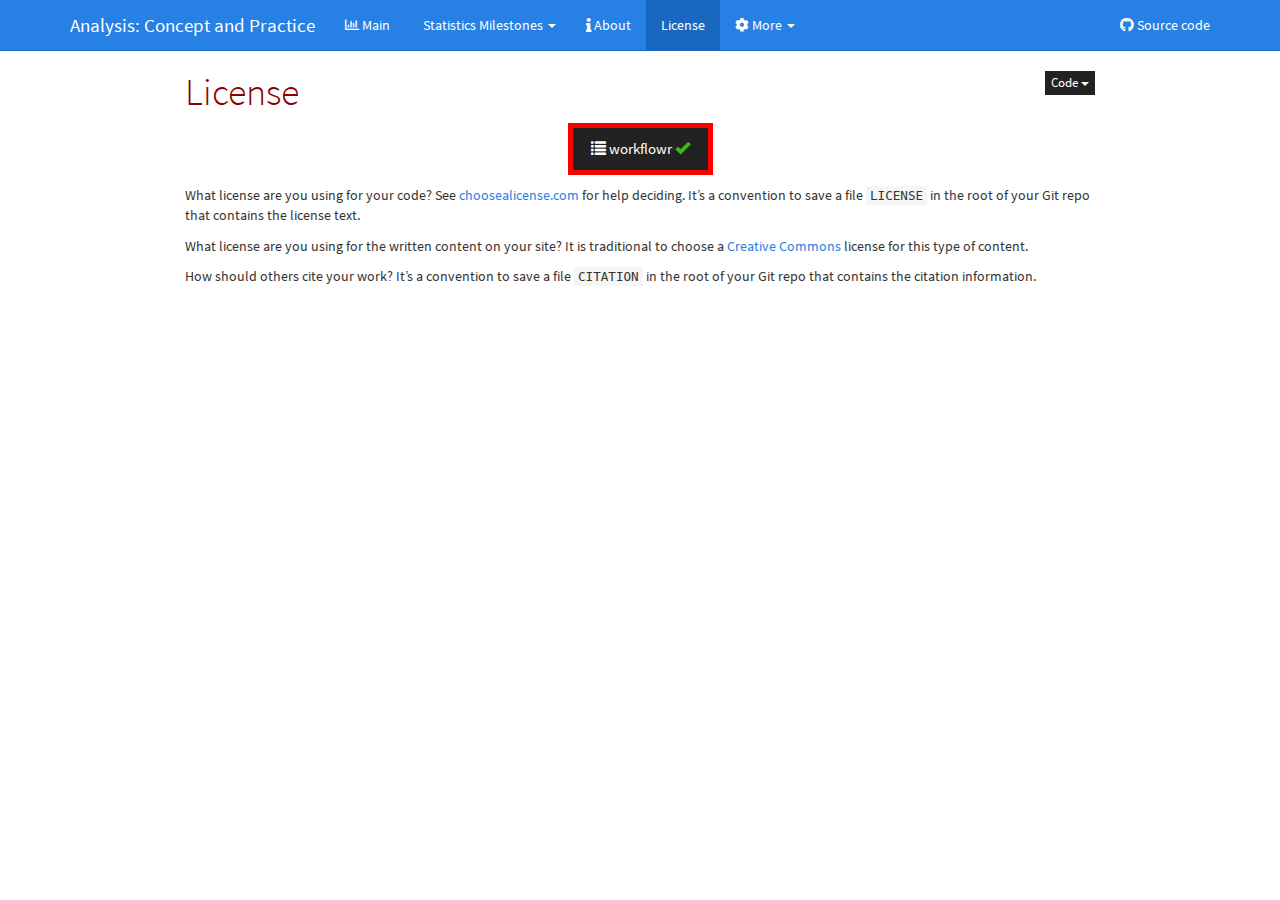
<file: docs/license.html>
<!DOCTYPE html>

<html>

<head>

<meta charset="utf-8" />
<meta name="generator" content="pandoc" />
<meta http-equiv="X-UA-Compatible" content="IE=EDGE" />




<title>License</title>

<script src="site_libs/jquery-1.11.3/jquery.min.js"></script>
<meta name="viewport" content="width=device-width, initial-scale=1" />
<link href="site_libs/bootstrap-3.3.5/css/cosmo.min.css" rel="stylesheet" />
<script src="site_libs/bootstrap-3.3.5/js/bootstrap.min.js"></script>
<script src="site_libs/bootstrap-3.3.5/shim/html5shiv.min.js"></script>
<script src="site_libs/bootstrap-3.3.5/shim/respond.min.js"></script>
<script src="site_libs/navigation-1.1/tabsets.js"></script>
<script src="site_libs/navigation-1.1/codefolding.js"></script>
<link href="site_libs/highlightjs-9.12.0/textmate.css" rel="stylesheet" />
<script src="site_libs/highlightjs-9.12.0/highlight.js"></script>
<link href="site_libs/font-awesome-5.1.0/css/all.css" rel="stylesheet" />
<link href="site_libs/font-awesome-5.1.0/css/v4-shims.css" rel="stylesheet" />

<link rel="icon" href="https://github.com/workflowr/workflowr-assets/raw/master/img/reproducible.png">
<!-- Add a small amount of space between sections. -->
<style type="text/css">
div.section {
  padding-top: 12px;
}
</style>

<style type="text/css">code{white-space: pre;}</style>
<style type="text/css">
  pre:not([class]) {
    background-color: white;
  }
</style>
<script type="text/javascript">
if (window.hljs) {
  hljs.configure({languages: []});
  hljs.initHighlightingOnLoad();
  if (document.readyState && document.readyState === "complete") {
    window.setTimeout(function() { hljs.initHighlighting(); }, 0);
  }
}
</script>



<style type="text/css">
h1 {
  font-size: 34px;
}
h1.title {
  font-size: 38px;
}
h2 {
  font-size: 30px;
}
h3 {
  font-size: 24px;
}
h4 {
  font-size: 18px;
}
h5 {
  font-size: 16px;
}
h6 {
  font-size: 12px;
}
.table th:not([align]) {
  text-align: left;
}
</style>

<link rel="stylesheet" href="style.css" type="text/css" />



<style type = "text/css">
.main-container {
  max-width: 940px;
  margin-left: auto;
  margin-right: auto;
}
code {
  color: inherit;
  background-color: rgba(0, 0, 0, 0.04);
}
img {
  max-width:100%;
}
.tabbed-pane {
  padding-top: 12px;
}
.html-widget {
  margin-bottom: 20px;
}
button.code-folding-btn:focus {
  outline: none;
}
summary {
  display: list-item;
}
</style>


<style type="text/css">
/* padding for bootstrap navbar */
body {
  padding-top: 51px;
  padding-bottom: 40px;
}
/* offset scroll position for anchor links (for fixed navbar)  */
.section h1 {
  padding-top: 56px;
  margin-top: -56px;
}
.section h2 {
  padding-top: 56px;
  margin-top: -56px;
}
.section h3 {
  padding-top: 56px;
  margin-top: -56px;
}
.section h4 {
  padding-top: 56px;
  margin-top: -56px;
}
.section h5 {
  padding-top: 56px;
  margin-top: -56px;
}
.section h6 {
  padding-top: 56px;
  margin-top: -56px;
}
.dropdown-submenu {
  position: relative;
}
.dropdown-submenu>.dropdown-menu {
  top: 0;
  left: 100%;
  margin-top: -6px;
  margin-left: -1px;
  border-radius: 0 6px 6px 6px;
}
.dropdown-submenu:hover>.dropdown-menu {
  display: block;
}
.dropdown-submenu>a:after {
  display: block;
  content: " ";
  float: right;
  width: 0;
  height: 0;
  border-color: transparent;
  border-style: solid;
  border-width: 5px 0 5px 5px;
  border-left-color: #cccccc;
  margin-top: 5px;
  margin-right: -10px;
}
.dropdown-submenu:hover>a:after {
  border-left-color: #ffffff;
}
.dropdown-submenu.pull-left {
  float: none;
}
.dropdown-submenu.pull-left>.dropdown-menu {
  left: -100%;
  margin-left: 10px;
  border-radius: 6px 0 6px 6px;
}
</style>

<script>
// manage active state of menu based on current page
$(document).ready(function () {
  // active menu anchor
  href = window.location.pathname
  href = href.substr(href.lastIndexOf('/') + 1)
  if (href === "")
    href = "index.html";
  var menuAnchor = $('a[href="' + href + '"]');

  // mark it active
  menuAnchor.parent().addClass('active');

  // if it's got a parent navbar menu mark it active as well
  menuAnchor.closest('li.dropdown').addClass('active');
});
</script>

<!-- tabsets -->

<style type="text/css">
.tabset-dropdown > .nav-tabs {
  display: inline-table;
  max-height: 500px;
  min-height: 44px;
  overflow-y: auto;
  background: white;
  border: 1px solid #ddd;
  border-radius: 4px;
}

.tabset-dropdown > .nav-tabs > li.active:before {
  content: "";
  font-family: 'Glyphicons Halflings';
  display: inline-block;
  padding: 10px;
  border-right: 1px solid #ddd;
}

.tabset-dropdown > .nav-tabs.nav-tabs-open > li.active:before {
  content: "&#xe258;";
  border: none;
}

.tabset-dropdown > .nav-tabs.nav-tabs-open:before {
  content: "";
  font-family: 'Glyphicons Halflings';
  display: inline-block;
  padding: 10px;
  border-right: 1px solid #ddd;
}

.tabset-dropdown > .nav-tabs > li.active {
  display: block;
}

.tabset-dropdown > .nav-tabs > li > a,
.tabset-dropdown > .nav-tabs > li > a:focus,
.tabset-dropdown > .nav-tabs > li > a:hover {
  border: none;
  display: inline-block;
  border-radius: 4px;
  background-color: transparent;
}

.tabset-dropdown > .nav-tabs.nav-tabs-open > li {
  display: block;
  float: none;
}

.tabset-dropdown > .nav-tabs > li {
  display: none;
}
</style>

<!-- code folding -->
<style type="text/css">
.code-folding-btn { margin-bottom: 4px; }
</style>




</head>

<body>


<div class="container-fluid main-container">




<div class="navbar navbar-inverse  navbar-fixed-top" role="navigation">
  <div class="container">
    <div class="navbar-header">
      <button type="button" class="navbar-toggle collapsed" data-toggle="collapse" data-target="#navbar">
        <span class="icon-bar"></span>
        <span class="icon-bar"></span>
        <span class="icon-bar"></span>
      </button>
      <a class="navbar-brand" href="index.html">Analysis: Concept and Practice</a>
    </div>
    <div id="navbar" class="navbar-collapse collapse">
      <ul class="nav navbar-nav">
        <li>
  <a href="index.html">
    <span class="fa fa-bar-chart"></span>
     
    Main
  </a>
</li>
<li class="dropdown">
  <a href="#" class="dropdown-toggle" data-toggle="dropdown" role="button" aria-expanded="false">
    <span class="fa fa-analytics"></span>
     
    Statistics Milestones
     
    <span class="caret"></span>
  </a>
  <ul class="dropdown-menu" role="menu">
    <li>
      <a href="Galton-regr.html">Galton discovers regression</a>
    </li>
  </ul>
</li>
<li>
  <a href="about.html">
    <span class="fa fa-info"></span>
     
    About
  </a>
</li>
<li>
  <a href="license.html">License</a>
</li>
<li class="dropdown">
  <a href="#" class="dropdown-toggle" data-toggle="dropdown" role="button" aria-expanded="false">
    <span class="fa fa-gear"></span>
     
    More
     
    <span class="caret"></span>
  </a>
  <ul class="dropdown-menu" role="menu">
    <li>
      <a href="wc-article.html">Weather Check Report</a>
    </li>
  </ul>
</li>
      </ul>
      <ul class="nav navbar-nav navbar-right">
        <li>
  <a href="https://github.com/JJCoen/Analysis-Concept-and-Practice">
    <span class="fa fa-github"></span>
     
    Source code
  </a>
</li>
      </ul>
    </div><!--/.nav-collapse -->
  </div><!--/.container -->
</div><!--/.navbar -->

<div class="fluid-row" id="header">

<div class="btn-group pull-right">
<button type="button" class="btn btn-default btn-xs dropdown-toggle" data-toggle="dropdown" aria-haspopup="true" aria-expanded="false"><span>Code</span> <span class="caret"></span></button>
<ul class="dropdown-menu" style="min-width: 50px;">
<li><a id="rmd-show-all-code" href="#">Show All Code</a></li>
<li><a id="rmd-hide-all-code" href="#">Hide All Code</a></li>
</ul>
</div>



<h1 class="title toc-ignore">License</h1>

</div>


<p>
<button type="button" class="btn btn-default btn-workflowr btn-workflowr-report" data-toggle="collapse" data-target="#workflowr-report">
<span class="glyphicon glyphicon-list" aria-hidden="true"></span> workflowr <span class="glyphicon glyphicon-ok text-success" aria-hidden="true"></span>
</button>
</p>
<div id="workflowr-report" class="collapse">
<ul class="nav nav-tabs">
<li class="active">
<a data-toggle="tab" href="#summary">Summary</a>
</li>
<li>
<a data-toggle="tab" href="#checks"> Checks <span class="glyphicon glyphicon-ok text-success" aria-hidden="true"></span> </a>
</li>
<li>
<a data-toggle="tab" href="#versions">Past versions</a>
</li>
</ul>
<div class="tab-content">
<div id="summary" class="tab-pane fade in active">
<p>
<strong>Last updated:</strong> 2020-10-06
</p>
<p>
<strong>Checks:</strong> <span class="glyphicon glyphicon-ok text-success" aria-hidden="true"></span> 2 <span class="glyphicon glyphicon-exclamation-sign text-danger" aria-hidden="true"></span> 0
</p>
<p>
<strong>Knit directory:</strong> <code>Analysis - Concept and Practice/</code> <span class="glyphicon glyphicon-question-sign" aria-hidden="true" title="This is the local directory in which the code in this file was executed."> </span>
</p>
<p>
This reproducible <a href="http://rmarkdown.rstudio.com">R Markdown</a> analysis was created with <a
  href="https://github.com/jdblischak/workflowr">workflowr</a> (version 1.6.2). The <em>Checks</em> tab describes the reproducibility checks that were applied when the results were created. The <em>Past versions</em> tab lists the development history.
</p>
<hr>
</div>
<div id="checks" class="tab-pane fade">
<div id="workflowr-checks" class="panel-group">
<div class="panel panel-default">
<div class="panel-heading">
<p class="panel-title">
<a data-toggle="collapse" data-parent="#workflowr-checks" href="#strongRMarkdownfilestronguptodate"> <span class="glyphicon glyphicon-ok text-success" aria-hidden="true"></span> <strong>R Markdown file:</strong> up-to-date </a>
</p>
</div>
<div id="strongRMarkdownfilestronguptodate" class="panel-collapse collapse">
<div class="panel-body">
<p>Great! Since the R Markdown file has been committed to the Git repository, you know the exact version of the code that produced these results.</p>
</div>
</div>
</div>
<div class="panel panel-default">
<div class="panel-heading">
<p class="panel-title">
<a data-toggle="collapse" data-parent="#workflowr-checks" href="#strongRepositoryversionstrongahrefhttpsgithubcomJJCoenAnalysisConceptandPracticetreee63372418479bdcf30f189de9af390b1f9c42946targetblanke633724a"> <span class="glyphicon glyphicon-ok text-success" aria-hidden="true"></span> <strong>Repository version:</strong> <a href="https://github.com/JJCoen/Analysis-Concept-and-Practice/tree/e63372418479bdcf30f189de9af390b1f9c42946" target="_blank">e633724</a> </a>
</p>
</div>
<div id="strongRepositoryversionstrongahrefhttpsgithubcomJJCoenAnalysisConceptandPracticetreee63372418479bdcf30f189de9af390b1f9c42946targetblanke633724a" class="panel-collapse collapse">
<div class="panel-body">
<p>
Great! You are using Git for version control. Tracking code development and connecting the code version to the results is critical for reproducibility.
</p>
<p>
The results in this page were generated with repository version <a href="https://github.com/JJCoen/Analysis-Concept-and-Practice/tree/e63372418479bdcf30f189de9af390b1f9c42946" target="_blank">e633724</a>. See the <em>Past versions</em> tab to see a history of the changes made to the R Markdown and HTML files.
</p>
<p>
Note that you need to be careful to ensure that all relevant files for the analysis have been committed to Git prior to generating the results (you can use <code>wflow_publish</code> or <code>wflow_git_commit</code>). workflowr only checks the R Markdown file, but you know if there are other scripts or data files that it depends on. Below is the status of the Git repository when the results were generated:
</p>
<pre><code>
Ignored files:
    Ignored:    .RData
    Ignored:    .Rhistory
    Ignored:    .Rproj.user/
    Ignored:    analysis/.Rhistory

Unstaged changes:
    Modified:   analysis/_site.yml

</code></pre>
<p>
Note that any generated files, e.g. HTML, png, CSS, etc., are not included in this status report because it is ok for generated content to have uncommitted changes.
</p>
</div>
</div>
</div>
</div>
<hr>
</div>
<div id="versions" class="tab-pane fade">

<p>
These are the previous versions of the repository in which changes were made to the R Markdown (<code>analysis/license.Rmd</code>) and HTML (<code>docs/license.html</code>) files. If you’ve configured a remote Git repository (see <code>?wflow_git_remote</code>), click on the hyperlinks in the table below to view the files as they were in that past version.
</p>
<div class="table-responsive">
<table class="table table-condensed table-hover">
<thead>
<tr>
<th>
File
</th>
<th>
Version
</th>
<th>
Author
</th>
<th>
Date
</th>
<th>
Message
</th>
</tr>
</thead>
<tbody>
<tr>
<td>
html
</td>
<td>
<a href="https://rawcdn.githack.com/JJCoen/Analysis-Concept-and-Practice/e63372418479bdcf30f189de9af390b1f9c42946/docs/license.html" target="_blank">e633724</a>
</td>
<td>
JJCoen
</td>
<td>
2020-10-06
</td>
<td>
Build site.
</td>
</tr>
<tr>
<td>
html
</td>
<td>
<a href="https://rawcdn.githack.com/JJCoen/Analysis-Concept-and-Practice/8e791cc67c9813d9b4e340c5b49f623da7356d63/docs/license.html" target="_blank">8e791cc</a>
</td>
<td>
JJCoen
</td>
<td>
2020-10-06
</td>
<td>
Build site.
</td>
</tr>
<tr>
<td>
html
</td>
<td>
<a href="https://rawcdn.githack.com/JJCoen/Analysis-Concept-and-Practice/8d14346c21d8b509191dbae97ac5f416aa682299/docs/license.html" target="_blank">8d14346</a>
</td>
<td>
JJCoen
</td>
<td>
2020-10-06
</td>
<td>
Build site.
</td>
</tr>
<tr>
<td>
html
</td>
<td>
<a href="https://rawcdn.githack.com/JJCoen/Analysis-Concept-and-Practice/e23b930a621ec82d59ae31ec3ffef3b32be98551/docs/license.html" target="_blank">e23b930</a>
</td>
<td>
JJCoen
</td>
<td>
2020-10-06
</td>
<td>
Build site.
</td>
</tr>
<tr>
<td>
Rmd
</td>
<td>
<a href="https://github.com/JJCoen/Analysis-Concept-and-Practice/blob/e194e6e613ce464d9e642ae18c5d2a2ff4920df2/analysis/license.Rmd" target="_blank">e194e6e</a>
</td>
<td>
JJCoen
</td>
<td>
2020-10-06
</td>
<td>
wflow_publish(c("analysis/*.Rmd"))
</td>
</tr>
<tr>
<td>
Rmd
</td>
<td>
<a href="https://github.com/JJCoen/Analysis-Concept-and-Practice/blob/41d0cd8b6d02a2d3cea930f154e8c7cfe902b435/analysis/license.Rmd" target="_blank">41d0cd8</a>
</td>
<td>
JJCoen
</td>
<td>
2020-09-11
</td>
<td>
Start workflowr project.
</td>
</tr>
</tbody>
</table>
</div>
<hr>
</div>
</div>
</div>
<p>What license are you using for your code? See <a href="http://choosealicense.com/">choosealicense.com</a> for help deciding. It’s a convention to save a file <code>LICENSE</code> in the root of your Git repo that contains the license text.</p>
<p>What license are you using for the written content on your site? It is traditional to choose a <a href="https://creativecommons.org/choose/">Creative Commons</a> license for this type of content.</p>
<p>How should others cite your work? It’s a convention to save a file <code>CITATION</code> in the root of your Git repo that contains the citation information.</p>


<!-- Adjust MathJax settings so that all math formulae are shown using
TeX fonts only; see
http://docs.mathjax.org/en/latest/configuration.html.  This will make
the presentation more consistent at the cost of the webpage sometimes
taking slightly longer to load. Note that this only works because the
footer is added to webpages before the MathJax javascript. -->
<script type="text/x-mathjax-config">
  MathJax.Hub.Config({
    "HTML-CSS": { availableFonts: ["TeX"] }
  });
</script>



</div>

<script>

// add bootstrap table styles to pandoc tables
function bootstrapStylePandocTables() {
  $('tr.header').parent('thead').parent('table').addClass('table table-condensed');
}
$(document).ready(function () {
  bootstrapStylePandocTables();
});


</script>

<!-- tabsets -->

<script>
$(document).ready(function () {
  window.buildTabsets("TOC");
});

$(document).ready(function () {
  $('.tabset-dropdown > .nav-tabs > li').click(function () {
    $(this).parent().toggleClass('nav-tabs-open')
  });
});
</script>

<!-- code folding -->
<script>
$(document).ready(function () {
  window.initializeCodeFolding("hide" === "show");
});
</script>


<!-- dynamically load mathjax for compatibility with self-contained -->
<script>
  (function () {
    var script = document.createElement("script");
    script.type = "text/javascript";
    script.src  = "https://mathjax.rstudio.com/latest/MathJax.js?config=TeX-AMS-MML_HTMLorMML";
    document.getElementsByTagName("head")[0].appendChild(script);
  })();
</script>

</body>
</html>
</file>
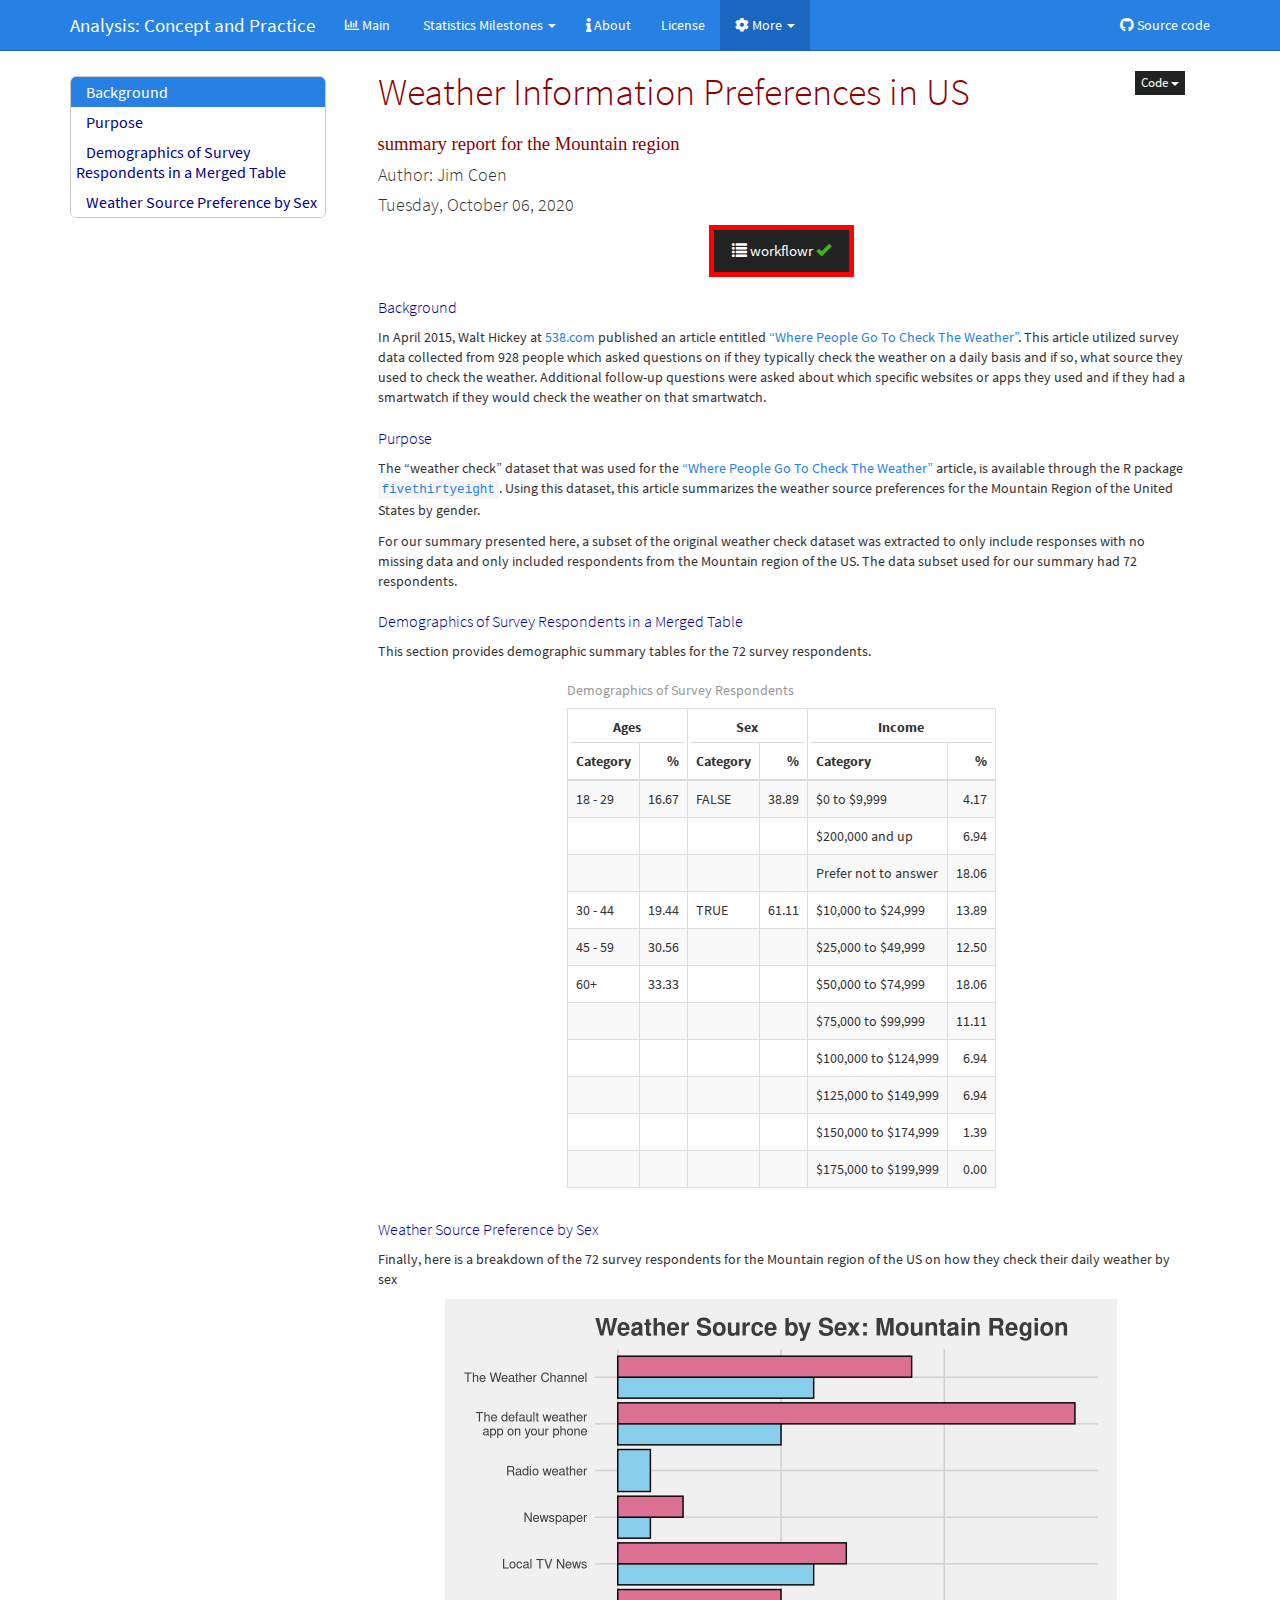
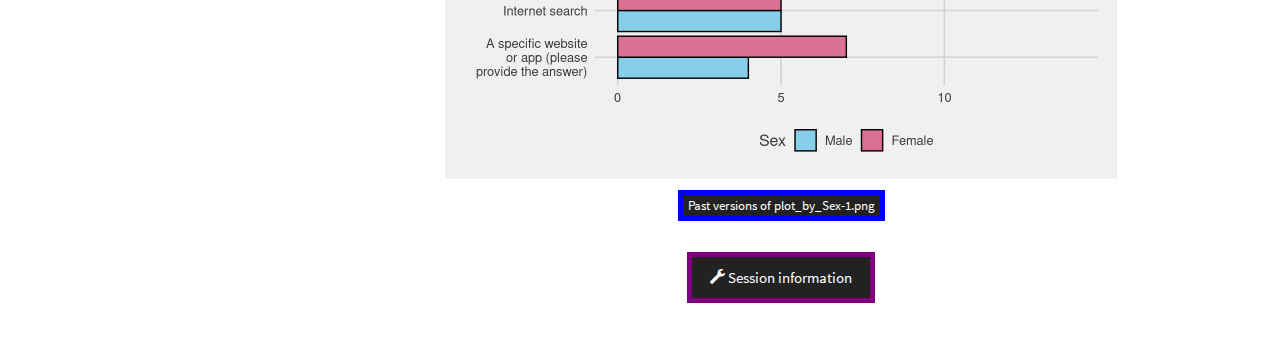
<file: docs/wc-article.html>
<!DOCTYPE html>

<html>

<head>

<meta charset="utf-8" />
<meta name="generator" content="pandoc" />
<meta http-equiv="X-UA-Compatible" content="IE=EDGE" />


<meta name="author" content="Author: Jim Coen" />


<title>Weather Information Preferences in US</title>

<script src="site_libs/jquery-1.11.3/jquery.min.js"></script>
<meta name="viewport" content="width=device-width, initial-scale=1" />
<link href="site_libs/bootstrap-3.3.5/css/cosmo.min.css" rel="stylesheet" />
<script src="site_libs/bootstrap-3.3.5/js/bootstrap.min.js"></script>
<script src="site_libs/bootstrap-3.3.5/shim/html5shiv.min.js"></script>
<script src="site_libs/bootstrap-3.3.5/shim/respond.min.js"></script>
<script src="site_libs/jqueryui-1.11.4/jquery-ui.min.js"></script>
<link href="site_libs/tocify-1.9.1/jquery.tocify.css" rel="stylesheet" />
<script src="site_libs/tocify-1.9.1/jquery.tocify.js"></script>
<script src="site_libs/navigation-1.1/tabsets.js"></script>
<script src="site_libs/navigation-1.1/codefolding.js"></script>
<link href="site_libs/highlightjs-9.12.0/textmate.css" rel="stylesheet" />
<script src="site_libs/highlightjs-9.12.0/highlight.js"></script>
<script src="site_libs/kePrint-0.0.1/kePrint.js"></script>
<link href="site_libs/lightable-0.0.1/lightable.css" rel="stylesheet" />
<link href="site_libs/font-awesome-5.1.0/css/all.css" rel="stylesheet" />
<link href="site_libs/font-awesome-5.1.0/css/v4-shims.css" rel="stylesheet" />

<link rel="icon" href="https://github.com/workflowr/workflowr-assets/raw/master/img/reproducible.png">
<!-- Add a small amount of space between sections. -->
<style type="text/css">
div.section {
  padding-top: 12px;
}
</style>

<style type="text/css">code{white-space: pre;}</style>
<style type="text/css">
  pre:not([class]) {
    background-color: white;
  }
</style>
<script type="text/javascript">
if (window.hljs) {
  hljs.configure({languages: []});
  hljs.initHighlightingOnLoad();
  if (document.readyState && document.readyState === "complete") {
    window.setTimeout(function() { hljs.initHighlighting(); }, 0);
  }
}
</script>



<style type="text/css">
h1 {
  font-size: 34px;
}
h1.title {
  font-size: 38px;
}
h2 {
  font-size: 30px;
}
h3 {
  font-size: 24px;
}
h4 {
  font-size: 18px;
}
h5 {
  font-size: 16px;
}
h6 {
  font-size: 12px;
}
.table th:not([align]) {
  text-align: left;
}
</style>

<link rel="stylesheet" href="style.css" type="text/css" />



<style type = "text/css">
.main-container {
  max-width: 940px;
  margin-left: auto;
  margin-right: auto;
}
code {
  color: inherit;
  background-color: rgba(0, 0, 0, 0.04);
}
img {
  max-width:100%;
}
.tabbed-pane {
  padding-top: 12px;
}
.html-widget {
  margin-bottom: 20px;
}
button.code-folding-btn:focus {
  outline: none;
}
summary {
  display: list-item;
}
</style>


<style type="text/css">
/* padding for bootstrap navbar */
body {
  padding-top: 51px;
  padding-bottom: 40px;
}
/* offset scroll position for anchor links (for fixed navbar)  */
.section h1 {
  padding-top: 56px;
  margin-top: -56px;
}
.section h2 {
  padding-top: 56px;
  margin-top: -56px;
}
.section h3 {
  padding-top: 56px;
  margin-top: -56px;
}
.section h4 {
  padding-top: 56px;
  margin-top: -56px;
}
.section h5 {
  padding-top: 56px;
  margin-top: -56px;
}
.section h6 {
  padding-top: 56px;
  margin-top: -56px;
}
.dropdown-submenu {
  position: relative;
}
.dropdown-submenu>.dropdown-menu {
  top: 0;
  left: 100%;
  margin-top: -6px;
  margin-left: -1px;
  border-radius: 0 6px 6px 6px;
}
.dropdown-submenu:hover>.dropdown-menu {
  display: block;
}
.dropdown-submenu>a:after {
  display: block;
  content: " ";
  float: right;
  width: 0;
  height: 0;
  border-color: transparent;
  border-style: solid;
  border-width: 5px 0 5px 5px;
  border-left-color: #cccccc;
  margin-top: 5px;
  margin-right: -10px;
}
.dropdown-submenu:hover>a:after {
  border-left-color: #ffffff;
}
.dropdown-submenu.pull-left {
  float: none;
}
.dropdown-submenu.pull-left>.dropdown-menu {
  left: -100%;
  margin-left: 10px;
  border-radius: 6px 0 6px 6px;
}
</style>

<script>
// manage active state of menu based on current page
$(document).ready(function () {
  // active menu anchor
  href = window.location.pathname
  href = href.substr(href.lastIndexOf('/') + 1)
  if (href === "")
    href = "index.html";
  var menuAnchor = $('a[href="' + href + '"]');

  // mark it active
  menuAnchor.parent().addClass('active');

  // if it's got a parent navbar menu mark it active as well
  menuAnchor.closest('li.dropdown').addClass('active');
});
</script>

<!-- tabsets -->

<style type="text/css">
.tabset-dropdown > .nav-tabs {
  display: inline-table;
  max-height: 500px;
  min-height: 44px;
  overflow-y: auto;
  background: white;
  border: 1px solid #ddd;
  border-radius: 4px;
}

.tabset-dropdown > .nav-tabs > li.active:before {
  content: "";
  font-family: 'Glyphicons Halflings';
  display: inline-block;
  padding: 10px;
  border-right: 1px solid #ddd;
}

.tabset-dropdown > .nav-tabs.nav-tabs-open > li.active:before {
  content: "&#xe258;";
  border: none;
}

.tabset-dropdown > .nav-tabs.nav-tabs-open:before {
  content: "";
  font-family: 'Glyphicons Halflings';
  display: inline-block;
  padding: 10px;
  border-right: 1px solid #ddd;
}

.tabset-dropdown > .nav-tabs > li.active {
  display: block;
}

.tabset-dropdown > .nav-tabs > li > a,
.tabset-dropdown > .nav-tabs > li > a:focus,
.tabset-dropdown > .nav-tabs > li > a:hover {
  border: none;
  display: inline-block;
  border-radius: 4px;
  background-color: transparent;
}

.tabset-dropdown > .nav-tabs.nav-tabs-open > li {
  display: block;
  float: none;
}

.tabset-dropdown > .nav-tabs > li {
  display: none;
}
</style>

<!-- code folding -->
<style type="text/css">
.code-folding-btn { margin-bottom: 4px; }
</style>



<style type="text/css">

#TOC {
  margin: 25px 0px 20px 0px;
}
@media (max-width: 768px) {
#TOC {
  position: relative;
  width: 100%;
}
}

@media print {
.toc-content {
  /* see https://github.com/w3c/csswg-drafts/issues/4434 */
  float: right;
}
}

.toc-content {
  padding-left: 30px;
  padding-right: 40px;
}

div.main-container {
  max-width: 1200px;
}

div.tocify {
  width: 20%;
  max-width: 260px;
  max-height: 85%;
}

@media (min-width: 768px) and (max-width: 991px) {
  div.tocify {
    width: 25%;
  }
}

@media (max-width: 767px) {
  div.tocify {
    width: 100%;
    max-width: none;
  }
}

.tocify ul, .tocify li {
  line-height: 20px;
}

.tocify-subheader .tocify-item {
  font-size: 0.90em;
}

.tocify .list-group-item {
  border-radius: 0px;
}


</style>



</head>

<body>


<div class="container-fluid main-container">


<!-- setup 3col/9col grid for toc_float and main content  -->
<div class="row-fluid">
<div class="col-xs-12 col-sm-4 col-md-3">
<div id="TOC" class="tocify">
</div>
</div>

<div class="toc-content col-xs-12 col-sm-8 col-md-9">




<div class="navbar navbar-inverse  navbar-fixed-top" role="navigation">
  <div class="container">
    <div class="navbar-header">
      <button type="button" class="navbar-toggle collapsed" data-toggle="collapse" data-target="#navbar">
        <span class="icon-bar"></span>
        <span class="icon-bar"></span>
        <span class="icon-bar"></span>
      </button>
      <a class="navbar-brand" href="index.html">Analysis: Concept and Practice</a>
    </div>
    <div id="navbar" class="navbar-collapse collapse">
      <ul class="nav navbar-nav">
        <li>
  <a href="index.html">
    <span class="fa fa-bar-chart"></span>
     
    Main
  </a>
</li>
<li class="dropdown">
  <a href="#" class="dropdown-toggle" data-toggle="dropdown" role="button" aria-expanded="false">
    <span class="fa fa-analytics"></span>
     
    Statistics Milestones
     
    <span class="caret"></span>
  </a>
  <ul class="dropdown-menu" role="menu">
    <li>
      <a href="Galton-regr.html">Galton discovers regression</a>
    </li>
  </ul>
</li>
<li>
  <a href="about.html">
    <span class="fa fa-info"></span>
     
    About
  </a>
</li>
<li>
  <a href="license.html">License</a>
</li>
<li class="dropdown">
  <a href="#" class="dropdown-toggle" data-toggle="dropdown" role="button" aria-expanded="false">
    <span class="fa fa-gear"></span>
     
    More
     
    <span class="caret"></span>
  </a>
  <ul class="dropdown-menu" role="menu">
    <li>
      <a href="wc-article.html">Weather Check Report</a>
    </li>
  </ul>
</li>
      </ul>
      <ul class="nav navbar-nav navbar-right">
        <li>
  <a href="https://github.com/JJCoen/Analysis-Concept-and-Practice">
    <span class="fa fa-github"></span>
     
    Source code
  </a>
</li>
      </ul>
    </div><!--/.nav-collapse -->
  </div><!--/.container -->
</div><!--/.navbar -->

<div class="fluid-row" id="header">

<div class="btn-group pull-right">
<button type="button" class="btn btn-default btn-xs dropdown-toggle" data-toggle="dropdown" aria-haspopup="true" aria-expanded="false"><span>Code</span> <span class="caret"></span></button>
<ul class="dropdown-menu" style="min-width: 50px;">
<li><a id="rmd-show-all-code" href="#">Show All Code</a></li>
<li><a id="rmd-hide-all-code" href="#">Hide All Code</a></li>
</ul>
</div>



<h1 class="title toc-ignore">Weather Information Preferences in US</h1>
<h3 class="subtitle">summary report for the Mountain region</h3>
<h4 class="author">Author: Jim Coen</h4>
<h4 class="date">Tuesday, October 06, 2020</h4>

</div>


<p>
<button type="button" class="btn btn-default btn-workflowr btn-workflowr-report" data-toggle="collapse" data-target="#workflowr-report">
<span class="glyphicon glyphicon-list" aria-hidden="true"></span> workflowr <span class="glyphicon glyphicon-ok text-success" aria-hidden="true"></span>
</button>
</p>
<div id="workflowr-report" class="collapse">
<ul class="nav nav-tabs">
<li class="active">
<a data-toggle="tab" href="#summary">Summary</a>
</li>
<li>
<a data-toggle="tab" href="#checks"> Checks <span class="glyphicon glyphicon-ok text-success" aria-hidden="true"></span> </a>
</li>
<li>
<a data-toggle="tab" href="#versions">Past versions</a>
</li>
</ul>
<div class="tab-content">
<div id="summary" class="tab-pane fade in active">
<p>
<strong>Last updated:</strong> 2020-10-06
</p>
<p>
<strong>Checks:</strong> <span class="glyphicon glyphicon-ok text-success" aria-hidden="true"></span> 7 <span class="glyphicon glyphicon-exclamation-sign text-danger" aria-hidden="true"></span> 0
</p>
<p>
<strong>Knit directory:</strong> <code>Analysis - Concept and Practice/</code> <span class="glyphicon glyphicon-question-sign" aria-hidden="true" title="This is the local directory in which the code in this file was executed."> </span>
</p>
<p>
This reproducible <a href="http://rmarkdown.rstudio.com">R Markdown</a> analysis was created with <a
  href="https://github.com/jdblischak/workflowr">workflowr</a> (version 1.6.2). The <em>Checks</em> tab describes the reproducibility checks that were applied when the results were created. The <em>Past versions</em> tab lists the development history.
</p>
<hr>
</div>
<div id="checks" class="tab-pane fade">
<div id="workflowr-checks" class="panel-group">
<div class="panel panel-default">
<div class="panel-heading">
<p class="panel-title">
<a data-toggle="collapse" data-parent="#workflowr-checks" href="#strongRMarkdownfilestronguptodate"> <span class="glyphicon glyphicon-ok text-success" aria-hidden="true"></span> <strong>R Markdown file:</strong> up-to-date </a>
</p>
</div>
<div id="strongRMarkdownfilestronguptodate" class="panel-collapse collapse">
<div class="panel-body">
<p>Great! Since the R Markdown file has been committed to the Git repository, you know the exact version of the code that produced these results.</p>
</div>
</div>
</div>
<div class="panel panel-default">
<div class="panel-heading">
<p class="panel-title">
<a data-toggle="collapse" data-parent="#workflowr-checks" href="#strongEnvironmentstrongempty"> <span class="glyphicon glyphicon-ok text-success" aria-hidden="true"></span> <strong>Environment:</strong> empty </a>
</p>
</div>
<div id="strongEnvironmentstrongempty" class="panel-collapse collapse">
<div class="panel-body">
<p>Great job! The global environment was empty. Objects defined in the global environment can affect the analysis in your R Markdown file in unknown ways. For reproduciblity it’s best to always run the code in an empty environment.</p>
</div>
</div>
</div>
<div class="panel panel-default">
<div class="panel-heading">
<p class="panel-title">
<a data-toggle="collapse" data-parent="#workflowr-checks" href="#strongSeedstrongcodesetseed20200911code"> <span class="glyphicon glyphicon-ok text-success" aria-hidden="true"></span> <strong>Seed:</strong> <code>set.seed(20200911)</code> </a>
</p>
</div>
<div id="strongSeedstrongcodesetseed20200911code" class="panel-collapse collapse">
<div class="panel-body">
<p>The command <code>set.seed(20200911)</code> was run prior to running the code in the R Markdown file. Setting a seed ensures that any results that rely on randomness, e.g. subsampling or permutations, are reproducible.</p>
</div>
</div>
</div>
<div class="panel panel-default">
<div class="panel-heading">
<p class="panel-title">
<a data-toggle="collapse" data-parent="#workflowr-checks" href="#strongSessioninformationstrongrecorded"> <span class="glyphicon glyphicon-ok text-success" aria-hidden="true"></span> <strong>Session information:</strong> recorded </a>
</p>
</div>
<div id="strongSessioninformationstrongrecorded" class="panel-collapse collapse">
<div class="panel-body">
<p>Great job! Recording the operating system, R version, and package versions is critical for reproducibility.</p>
</div>
</div>
</div>
<div class="panel panel-default">
<div class="panel-heading">
<p class="panel-title">
<a data-toggle="collapse" data-parent="#workflowr-checks" href="#strongCachestrongnone"> <span class="glyphicon glyphicon-ok text-success" aria-hidden="true"></span> <strong>Cache:</strong> none </a>
</p>
</div>
<div id="strongCachestrongnone" class="panel-collapse collapse">
<div class="panel-body">
<p>Nice! There were no cached chunks for this analysis, so you can be confident that you successfully produced the results during this run.</p>
</div>
</div>
</div>
<div class="panel panel-default">
<div class="panel-heading">
<p class="panel-title">
<a data-toggle="collapse" data-parent="#workflowr-checks" href="#strongFilepathsstrongrelative"> <span class="glyphicon glyphicon-ok text-success" aria-hidden="true"></span> <strong>File paths:</strong> relative </a>
</p>
</div>
<div id="strongFilepathsstrongrelative" class="panel-collapse collapse">
<div class="panel-body">
<p>Great job! Using relative paths to the files within your workflowr project makes it easier to run your code on other machines.</p>
</div>
</div>
</div>
<div class="panel panel-default">
<div class="panel-heading">
<p class="panel-title">
<a data-toggle="collapse" data-parent="#workflowr-checks" href="#strongRepositoryversionstrongahrefhttpsgithubcomJJCoenAnalysisConceptandPracticetreee63372418479bdcf30f189de9af390b1f9c42946targetblanke633724a"> <span class="glyphicon glyphicon-ok text-success" aria-hidden="true"></span> <strong>Repository version:</strong> <a href="https://github.com/JJCoen/Analysis-Concept-and-Practice/tree/e63372418479bdcf30f189de9af390b1f9c42946" target="_blank">e633724</a> </a>
</p>
</div>
<div id="strongRepositoryversionstrongahrefhttpsgithubcomJJCoenAnalysisConceptandPracticetreee63372418479bdcf30f189de9af390b1f9c42946targetblanke633724a" class="panel-collapse collapse">
<div class="panel-body">
<p>
Great! You are using Git for version control. Tracking code development and connecting the code version to the results is critical for reproducibility.
</p>
<p>
The results in this page were generated with repository version <a href="https://github.com/JJCoen/Analysis-Concept-and-Practice/tree/e63372418479bdcf30f189de9af390b1f9c42946" target="_blank">e633724</a>. See the <em>Past versions</em> tab to see a history of the changes made to the R Markdown and HTML files.
</p>
<p>
Note that you need to be careful to ensure that all relevant files for the analysis have been committed to Git prior to generating the results (you can use <code>wflow_publish</code> or <code>wflow_git_commit</code>). workflowr only checks the R Markdown file, but you know if there are other scripts or data files that it depends on. Below is the status of the Git repository when the results were generated:
</p>
<pre><code>
Ignored files:
    Ignored:    .RData
    Ignored:    .Rhistory
    Ignored:    .Rproj.user/
    Ignored:    analysis/.Rhistory

Unstaged changes:
    Modified:   analysis/_site.yml

</code></pre>
<p>
Note that any generated files, e.g. HTML, png, CSS, etc., are not included in this status report because it is ok for generated content to have uncommitted changes.
</p>
</div>
</div>
</div>
</div>
<hr>
</div>
<div id="versions" class="tab-pane fade">

<p>
These are the previous versions of the repository in which changes were made to the R Markdown (<code>analysis/wc-article.Rmd</code>) and HTML (<code>docs/wc-article.html</code>) files. If you’ve configured a remote Git repository (see <code>?wflow_git_remote</code>), click on the hyperlinks in the table below to view the files as they were in that past version.
</p>
<div class="table-responsive">
<table class="table table-condensed table-hover">
<thead>
<tr>
<th>
File
</th>
<th>
Version
</th>
<th>
Author
</th>
<th>
Date
</th>
<th>
Message
</th>
</tr>
</thead>
<tbody>
<tr>
<td>
html
</td>
<td>
<a href="https://rawcdn.githack.com/JJCoen/Analysis-Concept-and-Practice/e63372418479bdcf30f189de9af390b1f9c42946/docs/wc-article.html" target="_blank">e633724</a>
</td>
<td>
JJCoen
</td>
<td>
2020-10-06
</td>
<td>
Build site.
</td>
</tr>
<tr>
<td>
html
</td>
<td>
<a href="https://rawcdn.githack.com/JJCoen/Analysis-Concept-and-Practice/8e791cc67c9813d9b4e340c5b49f623da7356d63/docs/wc-article.html" target="_blank">8e791cc</a>
</td>
<td>
JJCoen
</td>
<td>
2020-10-06
</td>
<td>
Build site.
</td>
</tr>
<tr>
<td>
html
</td>
<td>
<a href="https://rawcdn.githack.com/JJCoen/Analysis-Concept-and-Practice/8d14346c21d8b509191dbae97ac5f416aa682299/docs/wc-article.html" target="_blank">8d14346</a>
</td>
<td>
JJCoen
</td>
<td>
2020-10-06
</td>
<td>
Build site.
</td>
</tr>
<tr>
<td>
html
</td>
<td>
<a href="https://rawcdn.githack.com/JJCoen/Analysis-Concept-and-Practice/e23b930a621ec82d59ae31ec3ffef3b32be98551/docs/wc-article.html" target="_blank">e23b930</a>
</td>
<td>
JJCoen
</td>
<td>
2020-10-06
</td>
<td>
Build site.
</td>
</tr>
<tr>
<td>
Rmd
</td>
<td>
<a href="https://github.com/JJCoen/Analysis-Concept-and-Practice/blob/e194e6e613ce464d9e642ae18c5d2a2ff4920df2/analysis/wc-article.Rmd" target="_blank">e194e6e</a>
</td>
<td>
JJCoen
</td>
<td>
2020-10-06
</td>
<td>
wflow_publish(c("analysis/*.Rmd"))
</td>
</tr>
</tbody>
</table>
</div>
<hr>
</div>
</div>
</div>
<div id="background" class="section level2">
<h2>Background</h2>
<p>In April 2015, Walt Hickey at <a href="http://fivethirtyeight.com/">538.com</a> published an article entitled <a href="https://fivethirtyeight.com/features/weather-forecast-news-app-habits/">“Where People Go To Check The Weather”</a>. This article utilized survey data collected from 928 people which asked questions on if they typically check the weather on a daily basis and if so, what source they used to check the weather. Additional follow-up questions were asked about which specific websites or apps they used and if they had a smartwatch if they would check the weather on that smartwatch.</p>
</div>
<div id="purpose" class="section level2">
<h2>Purpose</h2>
<p>The “weather check” dataset that was used for the <a href="https://fivethirtyeight.com/features/weather-forecast-news-app-habits/">“Where People Go To Check The Weather”</a> article, is available through the R package <a href="https://cran.r-project.org/web/packages/fivethirtyeight/index.html"><code>fivethirtyeight</code></a>. Using this dataset, this article summarizes the weather source preferences for the Mountain Region of the United States by gender.</p>
<p>For our summary presented here, a subset of the original weather check dataset was extracted to only include responses with no missing data and only included respondents from the Mountain region of the US. The data subset used for our summary had 72 respondents.</p>
</div>
<div id="demographics-of-survey-respondents-in-a-merged-table" class="section level2">
<h2>Demographics of Survey Respondents in a Merged Table</h2>
<p>This section provides demographic summary tables for the 72 survey respondents.</p>
<table class="table table-striped table-bordered" style="width: auto !important; margin-left: auto; margin-right: auto;">
<caption>
Demographics of Survey Respondents
</caption>
<thead>
<tr>
<th style="border-bottom:hidden;padding-bottom:0; padding-left:3px;padding-right:3px;text-align: center; " colspan="2">
<div style="border-bottom: 1px solid #ddd; padding-bottom: 5px; ">
Ages
</div>
</th>
<th style="border-bottom:hidden;padding-bottom:0; padding-left:3px;padding-right:3px;text-align: center; " colspan="2">
<div style="border-bottom: 1px solid #ddd; padding-bottom: 5px; ">
Sex
</div>
</th>
<th style="border-bottom:hidden;padding-bottom:0; padding-left:3px;padding-right:3px;text-align: center; " colspan="2">
<div style="border-bottom: 1px solid #ddd; padding-bottom: 5px; ">
Income
</div>
</th>
</tr>
<tr>
<th style="text-align:left;">
Category
</th>
<th style="text-align:right;">
%
</th>
<th style="text-align:left;">
Category
</th>
<th style="text-align:right;">
%
</th>
<th style="text-align:left;">
Category
</th>
<th style="text-align:right;">
%
</th>
</tr>
</thead>
<tbody>
<tr>
<td style="text-align:left;">
18 - 29
</td>
<td style="text-align:right;">
16.67
</td>
<td style="text-align:left;">
FALSE
</td>
<td style="text-align:right;">
38.89
</td>
<td style="text-align:left;">
$0 to $9,999
</td>
<td style="text-align:right;">
4.17
</td>
</tr>
<tr>
<td style="text-align:left;">
</td>
<td style="text-align:right;">
</td>
<td style="text-align:left;">
</td>
<td style="text-align:right;">
</td>
<td style="text-align:left;">
$200,000 and up
</td>
<td style="text-align:right;">
6.94
</td>
</tr>
<tr>
<td style="text-align:left;">
</td>
<td style="text-align:right;">
</td>
<td style="text-align:left;">
</td>
<td style="text-align:right;">
</td>
<td style="text-align:left;">
Prefer not to answer
</td>
<td style="text-align:right;">
18.06
</td>
</tr>
<tr>
<td style="text-align:left;">
30 - 44
</td>
<td style="text-align:right;">
19.44
</td>
<td style="text-align:left;">
TRUE
</td>
<td style="text-align:right;">
61.11
</td>
<td style="text-align:left;">
$10,000 to $24,999
</td>
<td style="text-align:right;">
13.89
</td>
</tr>
<tr>
<td style="text-align:left;">
45 - 59
</td>
<td style="text-align:right;">
30.56
</td>
<td style="text-align:left;">
</td>
<td style="text-align:right;">
</td>
<td style="text-align:left;">
$25,000 to $49,999
</td>
<td style="text-align:right;">
12.50
</td>
</tr>
<tr>
<td style="text-align:left;">
60+
</td>
<td style="text-align:right;">
33.33
</td>
<td style="text-align:left;">
</td>
<td style="text-align:right;">
</td>
<td style="text-align:left;">
$50,000 to $74,999
</td>
<td style="text-align:right;">
18.06
</td>
</tr>
<tr>
<td style="text-align:left;">
</td>
<td style="text-align:right;">
</td>
<td style="text-align:left;">
</td>
<td style="text-align:right;">
</td>
<td style="text-align:left;">
$75,000 to $99,999
</td>
<td style="text-align:right;">
11.11
</td>
</tr>
<tr>
<td style="text-align:left;">
</td>
<td style="text-align:right;">
</td>
<td style="text-align:left;">
</td>
<td style="text-align:right;">
</td>
<td style="text-align:left;">
$100,000 to $124,999
</td>
<td style="text-align:right;">
6.94
</td>
</tr>
<tr>
<td style="text-align:left;">
</td>
<td style="text-align:right;">
</td>
<td style="text-align:left;">
</td>
<td style="text-align:right;">
</td>
<td style="text-align:left;">
$125,000 to $149,999
</td>
<td style="text-align:right;">
6.94
</td>
</tr>
<tr>
<td style="text-align:left;">
</td>
<td style="text-align:right;">
</td>
<td style="text-align:left;">
</td>
<td style="text-align:right;">
</td>
<td style="text-align:left;">
$150,000 to $174,999
</td>
<td style="text-align:right;">
1.39
</td>
</tr>
<tr>
<td style="text-align:left;">
</td>
<td style="text-align:right;">
</td>
<td style="text-align:left;">
</td>
<td style="text-align:right;">
</td>
<td style="text-align:left;">
$175,000 to $199,999
</td>
<td style="text-align:right;">
0.00
</td>
</tr>
</tbody>
</table>
</div>
<div id="weather-source-preference-by-sex" class="section level2">
<h2>Weather Source Preference by Sex</h2>
<p>Finally, here is a breakdown of the 72 survey respondents for the Mountain region of the US on how they check their daily weather by sex</p>
<p><img src="figure/wc-article.Rmd/plot_by_Sex-1.png" width="672" style="display: block; margin: auto;" /></p>
<p>
<button type="button" class="btn btn-default btn-xs btn-workflowr btn-workflowr-fig" data-toggle="collapse" data-target="#fig-plot_by_Sex-1">
Past versions of plot_by_Sex-1.png
</button>
</p>
<div id="fig-plot_by_Sex-1" class="collapse">
<div class="table-responsive">
<table class="table table-condensed table-hover">
<thead>
<tr>
<th>
Version
</th>
<th>
Author
</th>
<th>
Date
</th>
</tr>
</thead>
<tbody>
<tr>
<td>
<a href="https://github.com/JJCoen/Analysis-Concept-and-Practice/blob/e23b930a621ec82d59ae31ec3ffef3b32be98551/docs/figure/wc-article.Rmd/plot_by_Sex-1.png" target="_blank">e23b930</a>
</td>
<td>
JJCoen
</td>
<td>
2020-10-06
</td>
</tr>
</tbody>
</table>
</div>
</div>
<br>
<p>
<button type="button" class="btn btn-default btn-workflowr btn-workflowr-sessioninfo" data-toggle="collapse" data-target="#workflowr-sessioninfo" style="display: block;">
<span class="glyphicon glyphicon-wrench" aria-hidden="true"></span> Session information
</button>
</p>
<div id="workflowr-sessioninfo" class="collapse">
<pre><code>─ Session info ───────────────────────────────────────────────────────────────
 setting  value                       
 version  R version 4.0.2 (2020-06-22)
 os       Pop!_OS 20.04 LTS           
 system   x86_64, linux-gnu           
 ui       X11                         
 language en_US:en                    
 collate  en_US.UTF-8                 
 ctype    en_US.UTF-8                 
 tz       Europe/Dublin               
 date     2020-10-06                  

─ Packages ───────────────────────────────────────────────────────────────────
 package         * version date       lib source        
 assertthat        0.2.1   2019-03-21 [1] CRAN (R 4.0.0)
 backports         1.1.9   2020-08-24 [1] CRAN (R 4.0.2)
 blob              1.2.1   2020-01-20 [1] CRAN (R 4.0.0)
 broom             0.7.0   2020-07-09 [1] CRAN (R 4.0.2)
 callr             3.4.4   2020-09-07 [1] CRAN (R 4.0.2)
 cellranger        1.1.0   2016-07-27 [1] CRAN (R 4.0.0)
 cli               2.0.2   2020-02-28 [1] CRAN (R 4.0.0)
 colorspace        1.4-1   2019-03-18 [1] CRAN (R 4.0.0)
 crayon            1.3.4   2017-09-16 [1] CRAN (R 4.0.0)
 DBI               1.1.0   2019-12-15 [1] CRAN (R 4.0.0)
 dbplyr            1.4.4   2020-05-27 [1] CRAN (R 4.0.0)
 desc              1.2.0   2018-05-01 [1] CRAN (R 4.0.0)
 devtools          2.3.1   2020-07-21 [1] CRAN (R 4.0.2)
 digest            0.6.25  2020-02-23 [1] CRAN (R 4.0.0)
 dplyr           * 1.0.2   2020-08-18 [1] CRAN (R 4.0.2)
 ellipsis          0.3.1   2020-05-15 [1] CRAN (R 4.0.0)
 evaluate          0.14    2019-05-28 [1] CRAN (R 4.0.0)
 fansi             0.4.1   2020-01-08 [1] CRAN (R 4.0.0)
 farver            2.0.3   2020-01-16 [1] CRAN (R 4.0.0)
 fivethirtyeight * 0.6.1   2020-08-05 [1] CRAN (R 4.0.2)
 forcats         * 0.5.0   2020-03-01 [1] CRAN (R 4.0.0)
 fs                1.5.0   2020-07-31 [1] CRAN (R 4.0.2)
 generics          0.0.2   2018-11-29 [1] CRAN (R 4.0.0)
 ggplot2         * 3.3.2   2020-06-19 [1] CRAN (R 4.0.1)
 ggthemes        * 4.2.0   2019-05-13 [1] CRAN (R 4.0.0)
 git2r             0.27.1  2020-05-03 [1] CRAN (R 4.0.0)
 glue              1.4.2   2020-08-27 [1] CRAN (R 4.0.2)
 gtable            0.3.0   2019-03-25 [1] CRAN (R 4.0.0)
 haven             2.3.1   2020-06-01 [1] CRAN (R 4.0.1)
 highr             0.8     2019-03-20 [1] CRAN (R 4.0.0)
 hms               0.5.3   2020-01-08 [1] CRAN (R 4.0.0)
 htmltools         0.5.0   2020-06-16 [1] CRAN (R 4.0.1)
 httpuv            1.5.4   2020-06-06 [1] CRAN (R 4.0.1)
 httr              1.4.2   2020-07-20 [1] CRAN (R 4.0.2)
 jsonlite          1.7.1   2020-09-07 [1] CRAN (R 4.0.2)
 kableExtra      * 1.2.1   2020-08-27 [1] CRAN (R 4.0.2)
 knitr           * 1.29    2020-06-23 [1] CRAN (R 4.0.2)
 labeling          0.3     2014-08-23 [1] CRAN (R 4.0.0)
 later             1.1.0.1 2020-06-05 [1] CRAN (R 4.0.1)
 lifecycle         0.2.0   2020-03-06 [1] CRAN (R 4.0.0)
 lubridate         1.7.9   2020-06-08 [1] CRAN (R 4.0.1)
 magrittr        * 1.5     2014-11-22 [1] CRAN (R 4.0.0)
 memoise           1.1.0   2017-04-21 [1] CRAN (R 4.0.0)
 modelr            0.1.8   2020-05-19 [1] CRAN (R 4.0.0)
 munsell           0.5.0   2018-06-12 [1] CRAN (R 4.0.0)
 pillar            1.4.6   2020-07-10 [1] CRAN (R 4.0.2)
 pkgbuild          1.1.0   2020-07-13 [1] CRAN (R 4.0.2)
 pkgconfig         2.0.3   2019-09-22 [1] CRAN (R 4.0.0)
 pkgload           1.1.0   2020-05-29 [1] CRAN (R 4.0.1)
 prettyunits       1.1.1   2020-01-24 [1] CRAN (R 4.0.0)
 processx          3.4.4   2020-09-03 [1] CRAN (R 4.0.2)
 promises          1.1.1   2020-06-09 [1] CRAN (R 4.0.1)
 ps                1.3.4   2020-08-11 [1] CRAN (R 4.0.2)
 purrr           * 0.3.4   2020-04-17 [1] CRAN (R 4.0.0)
 R6                2.4.1   2019-11-12 [1] CRAN (R 4.0.0)
 Rcpp              1.0.5   2020-07-06 [1] CRAN (R 4.0.2)
 readr           * 1.3.1   2018-12-21 [1] CRAN (R 4.0.0)
 readxl            1.3.1   2019-03-13 [1] CRAN (R 4.0.0)
 remotes           2.2.0   2020-07-21 [1] CRAN (R 4.0.2)
 reprex            0.3.0   2019-05-16 [1] CRAN (R 4.0.0)
 rlang             0.4.7   2020-07-09 [1] CRAN (R 4.0.2)
 rmarkdown         2.3     2020-06-18 [1] CRAN (R 4.0.1)
 rprojroot         1.3-2   2018-01-03 [1] CRAN (R 4.0.0)
 rstudioapi        0.11    2020-02-07 [1] CRAN (R 4.0.0)
 rvest             0.3.6   2020-07-25 [1] CRAN (R 4.0.2)
 scales            1.1.1   2020-05-11 [1] CRAN (R 4.0.0)
 sessioninfo       1.1.1   2018-11-05 [1] CRAN (R 4.0.0)
 stringi           1.5.3   2020-09-09 [1] CRAN (R 4.0.2)
 stringr         * 1.4.0   2019-02-10 [1] CRAN (R 4.0.0)
 testthat          2.3.2   2020-03-02 [1] CRAN (R 4.0.0)
 tibble          * 3.0.3   2020-07-10 [1] CRAN (R 4.0.2)
 tidyr           * 1.1.2   2020-08-27 [1] CRAN (R 4.0.2)
 tidyselect        1.1.0   2020-05-11 [1] CRAN (R 4.0.0)
 tidyverse       * 1.3.0   2019-11-21 [1] CRAN (R 4.0.0)
 usethis           1.6.1   2020-04-29 [1] CRAN (R 4.0.0)
 vctrs             0.3.4   2020-08-29 [1] CRAN (R 4.0.2)
 viridisLite       0.3.0   2018-02-01 [1] CRAN (R 4.0.0)
 webshot           0.5.2   2019-11-22 [1] CRAN (R 4.0.0)
 whisker           0.4     2019-08-28 [1] CRAN (R 4.0.0)
 withr             2.2.0   2020-04-20 [1] CRAN (R 4.0.0)
 workflowr       * 1.6.2   2020-04-30 [1] CRAN (R 4.0.1)
 xfun              0.17    2020-09-09 [1] CRAN (R 4.0.2)
 xml2              1.3.2   2020-04-23 [1] CRAN (R 4.0.0)
 yaml              2.2.1   2020-02-01 [1] CRAN (R 4.0.0)

[1] /home/oremus/R/x86_64-pc-linux-gnu-library/4.0
[2] /usr/local/lib/R/site-library
[3] /usr/lib/R/site-library
[4] /usr/lib/R/library</code></pre>
</div>
</div>


<!-- Adjust MathJax settings so that all math formulae are shown using
TeX fonts only; see
http://docs.mathjax.org/en/latest/configuration.html.  This will make
the presentation more consistent at the cost of the webpage sometimes
taking slightly longer to load. Note that this only works because the
footer is added to webpages before the MathJax javascript. -->
<script type="text/x-mathjax-config">
  MathJax.Hub.Config({
    "HTML-CSS": { availableFonts: ["TeX"] }
  });
</script>


</div>
</div>

</div>

<script>

// add bootstrap table styles to pandoc tables
function bootstrapStylePandocTables() {
  $('tr.header').parent('thead').parent('table').addClass('table table-condensed');
}
$(document).ready(function () {
  bootstrapStylePandocTables();
});


</script>

<!-- tabsets -->

<script>
$(document).ready(function () {
  window.buildTabsets("TOC");
});

$(document).ready(function () {
  $('.tabset-dropdown > .nav-tabs > li').click(function () {
    $(this).parent().toggleClass('nav-tabs-open')
  });
});
</script>

<!-- code folding -->
<script>
$(document).ready(function () {
  window.initializeCodeFolding("hide" === "show");
});
</script>

<script>
$(document).ready(function ()  {

    // move toc-ignore selectors from section div to header
    $('div.section.toc-ignore')
        .removeClass('toc-ignore')
        .children('h1,h2,h3,h4,h5').addClass('toc-ignore');

    // establish options
    var options = {
      selectors: "h1,h2,h3",
      theme: "bootstrap3",
      context: '.toc-content',
      hashGenerator: function (text) {
        return text.replace(/[.\\/?&!#<>]/g, '').replace(/\s/g, '_');
      },
      ignoreSelector: ".toc-ignore",
      scrollTo: 0
    };
    options.showAndHide = true;
    options.smoothScroll = true;

    // tocify
    var toc = $("#TOC").tocify(options).data("toc-tocify");
});
</script>

<!-- dynamically load mathjax for compatibility with self-contained -->
<script>
  (function () {
    var script = document.createElement("script");
    script.type = "text/javascript";
    script.src  = "https://mathjax.rstudio.com/latest/MathJax.js?config=TeX-AMS-MML_HTMLorMML";
    document.getElementsByTagName("head")[0].appendChild(script);
  })();
</script>

</body>
</html>
</file>
<file: docs/site_libs/highlightjs-9.12.0/textmate.css>
.hljs-literal {
  color: rgb(88, 72, 246);
}

.hljs-number {
  color: rgb(0, 0, 205);
}

.hljs-comment {
  color: rgb(76, 136, 107);
}

.hljs-keyword {
  color: rgb(0, 0, 255);
}

.hljs-string {
  color: rgb(3, 106, 7);
}
</file>
<file: docs/style.css>
#nextsteps{
  color: DarkBlue
}

.emphasized{
  font-size: 0.9em
}

.columns {display: flex; }

body{ /* Normal  */     font-size: 14px; }
td {  /* Table  */      font-size: 14px; }

.title { font-size: 14pt; color: darkred; }
.subtitle { font-size: 14pt; color: darkred; }

h1 { /* Header 1 */
   font-size: 18px; color: DarkBlue; margin-top: 20px;}

h2 { /* Header 2 */
    font-size: 16px; color: DarkBlue; margin-top: 20px;}

h3 {
    /* Header 3 */     font-size: 14px; font-family: "Times New Roman", Times, serif; color: DarkBlue;
}

#TOC { /* Table of Contents */
    font-size: 16px; color: DarkBlue; }

blockquote {
  font-style: italic; font-size: 10pt;
}

.indigotext {
    font-size: 14px;
	color: #6f00ff;
}

/* Images */
img {
  vertical-align: middle;
}

.caption {
  text-align: center;
  font-size: .8rem;
}

/* Center workflowr buttons */
.btn-workflowr {
  display: block;
  margin: auto;
}


/* Add red border around workflowr report button */
.btn-workflowr-report {
  border: red 5px solid;
}


/* Add blue border around workflowr past figure version buttons */
.btn-workflowr-fig {
  border: blue 5px solid;
}


/* Add purple border around workflowr session information button */
.btn-workflowr-sessioninfo {
  border: purple 5px solid;
}
</file>
<file: docs/site_libs/lightable-0.0.1/lightable.css>
/*!
 * lightable v0.0.1
 * Copyright 2020 Hao Zhu
 * Licensed under MIT (https://github.com/haozhu233/kableExtra/blob/master/LICENSE)
 */

.lightable-minimal {
  border-collapse: separate;
  border-spacing: 16px 1px;
  width: 100%;
  margin-bottom: 10px;
}

.lightable-minimal td {
  margin-left: 5px;
  margin-right: 5px;
}

.lightable-minimal th {
  margin-left: 5px;
  margin-right: 5px;
}

.lightable-minimal thead tr:last-child th {
  border-bottom: 2px solid #00000050;
  empty-cells: hide;

}

.lightable-minimal tbody tr:first-child td {
  padding-top: 0.5em;
}

.lightable-minimal.lightable-hover tbody tr:hover {
  background-color: #f5f5f5;
}

.lightable-minimal.lightable-striped tbody tr:nth-child(even) {
  background-color: #f5f5f5;
}

.lightable-classic {
  border-top: 0.16em solid #111111;
  width: 100%;
  margin-bottom: 10px;
  margin: 10px 5px;
}

.lightable-classic caption {
  color: #222222;
}

.lightable-classic td {
  padding-left: 5px;
  padding-right: 5px;
  color: #222222;
}

.lightable-classic th {
  padding-left: 5px;
  padding-right: 5px;
  font-weight: normal;
  color: #222222;
}

.lightable-classic thead tr:last-child th {
  border-bottom: 0.10em solid #111111;
}

.lightable-classic tbody tr:last-child td {
  border-bottom: 0.14em solid #111111;
}

.lightable-classic.lightable-hover tbody tr:hover {
  background-color: #F9EEC1;
}

.lightable-classic.lightable-striped tbody tr:nth-child(even) {
  background-color: #f5f5f5;
}

.lightable-classic-2 {
  border-top: 3px double #111111;
  width: 100%;
  margin-bottom: 10px;
}

.lightable-classic-2 caption {
  color: #222222;
}

.lightable-classic-2 td {
  padding-left: 5px;
  padding-right: 5px;
  color: #222222;
}

.lightable-classic-2 th {
  padding-left: 5px;
  padding-right: 5px;
  font-weight: normal;
  color: #222222;
}

.lightable-classic-2 tbody tr:last-child td {
  border-bottom: 3px double #111111;
}

.lightable-classic-2 thead tr:last-child th {
  border-bottom: 1px solid #111111;
}

.lightable-classic-2.lightable-hover tbody tr:hover {
  background-color: #F9EEC1;
}

.lightable-classic-2.lightable-striped tbody tr:nth-child(even) {
  background-color: #f5f5f5;
}

.lightable-material {
  min-width: 100%;
  white-space: nowrap;
  table-layout: fixed;
  font-family: Roboto, sans-serif;
  border: 1px solid #EEE;
  border-collapse: collapse;
  margin-bottom: 10px;
}

.lightable-material th {
  height: 56px;
  padding-left: 16px;
  padding-right: 16px;
}

.lightable-material td {
  height: 52px;
  padding-left: 16px;
  padding-right: 16px;
  border-top: 1px solid #eeeeee;
}

.lightable-material.lightable-hover tbody tr:hover {
  background-color: #f5f5f5;
}

.lightable-material.lightable-striped tbody tr:nth-child(even) {
  background-color: #f5f5f5;
}

.lightable-material.lightable-striped tbody td {
  border: 0;
}

.lightable-material.lightable-striped thead tr:last-child th {
  border-bottom: 1px solid #ddd;
}

.lightable-material-dark {
  min-width: 100%;
  white-space: nowrap;
  table-layout: fixed;
  font-family: Roboto, sans-serif;
  border: 1px solid #FFFFFF12;
  border-collapse: collapse;
  margin-bottom: 10px;
  background-color: #363640;
}

.lightable-material-dark th {
  height: 56px;
  padding-left: 16px;
  padding-right: 16px;
  color: #FFFFFF60;
}

.lightable-material-dark td {
  height: 52px;
  padding-left: 16px;
  padding-right: 16px;
  color: #FFFFFF;
  border-top: 1px solid #FFFFFF12;
}

.lightable-material-dark.lightable-hover tbody tr:hover {
  background-color: #FFFFFF12;
}

.lightable-material-dark.lightable-striped tbody tr:nth-child(even) {
  background-color: #FFFFFF12;
}

.lightable-material-dark.lightable-striped tbody td {
  border: 0;
}

.lightable-material-dark.lightable-striped thead tr:last-child th {
  border-bottom: 1px solid #FFFFFF12;
}

.lightable-paper {
  width: 100%;
  margin-bottom: 10px;
  color: #444;
}

.lightable-paper thead tr:last-child th {
  color: #666;
  vertical-align: bottom;
  border-bottom: 1px solid #00000020;
  line-height: 1.15em;
  padding: 10px 5px;
}

.lightable-paper td {
  vertical-align: middle;
  border-bottom: 1px solid #00000010;
  line-height: 1.15em;
  padding: 7px 5px;
}

.lightable-paper.lightable-hover tbody tr:hover {
  background-color: #F9EEC1;
}

.lightable-paper.lightable-striped tbody tr:nth-child(even) {
  background-color: #00000008;
}

.lightable-paper.lightable-striped tbody td {
  border: 0;
}
</file>
<file: docs/site_libs/bootstrap-3.3.5/css/cosmo.min.css>
@font-face {
  font-family: 'Source Sans Pro';
  font-style: normal;
  font-weight: 300;
  src: url(fonts/SourceSansProLight.ttf) format('truetype');
}
@font-face {
  font-family: 'Source Sans Pro';
  font-style: normal;
  font-weight: 400;
  src: url(fonts/SourceSansPro.ttf) format('truetype');
}
@font-face {
  font-family: 'Source Sans Pro';
  font-style: normal;
  font-weight: 700;
  src: url(fonts/SourceSansProBold.ttf) format('truetype');
}

/*!
 * bootswatch v3.3.6
 * Homepage: http://bootswatch.com
 * Copyright 2012-2015 Thomas Park
 * Licensed under MIT
 * Based on Bootstrap
*//*!
 * Bootstrap v3.3.6 (http://getbootstrap.com)
 * Copyright 2011-2015 Twitter, Inc.
 * Licensed under MIT (https://github.com/twbs/bootstrap/blob/master/LICENSE)
 *//*! normalize.css v3.0.3 | MIT License | github.com/necolas/normalize.css */html{font-family:sans-serif;-ms-text-size-adjust:100%;-webkit-text-size-adjust:100%}body{margin:0}article,aside,details,figcaption,figure,footer,header,hgroup,main,menu,nav,section,summary{display:block}audio,canvas,progress,video{display:inline-block;vertical-align:baseline}audio:not([controls]){display:none;height:0}[hidden],template{display:none}a{background-color:transparent}a:active,a:hover{outline:0}abbr[title]{border-bottom:1px dotted}b,strong{font-weight:bold}dfn{font-style:italic}h1{font-size:2em;margin:0.67em 0}mark{background:#ff0;color:#000}small{font-size:80%}sub,sup{font-size:75%;line-height:0;position:relative;vertical-align:baseline}sup{top:-0.5em}sub{bottom:-0.25em}img{border:0}svg:not(:root){overflow:hidden}figure{margin:1em 40px}hr{-webkit-box-sizing:content-box;-moz-box-sizing:content-box;box-sizing:content-box;height:0}pre{overflow:auto}code,kbd,pre,samp{font-family:monospace, monospace;font-size:1em}button,input,optgroup,select,textarea{color:inherit;font:inherit;margin:0}button{overflow:visible}button,select{text-transform:none}button,html input[type="button"],input[type="reset"],input[type="submit"]{-webkit-appearance:button;cursor:pointer}button[disabled],html input[disabled]{cursor:default}button::-moz-focus-inner,input::-moz-focus-inner{border:0;padding:0}input{line-height:normal}input[type="checkbox"],input[type="radio"]{-webkit-box-sizing:border-box;-moz-box-sizing:border-box;box-sizing:border-box;padding:0}input[type="number"]::-webkit-inner-spin-button,input[type="number"]::-webkit-outer-spin-button{height:auto}input[type="search"]{-webkit-appearance:textfield;-webkit-box-sizing:content-box;-moz-box-sizing:content-box;box-sizing:content-box}input[type="search"]::-webkit-search-cancel-button,input[type="search"]::-webkit-search-decoration{-webkit-appearance:none}fieldset{border:1px solid #c0c0c0;margin:0 2px;padding:0.35em 0.625em 0.75em}legend{border:0;padding:0}textarea{overflow:auto}optgroup{font-weight:bold}table{border-collapse:collapse;border-spacing:0}td,th{padding:0}/*! Source: https://github.com/h5bp/html5-boilerplate/blob/master/src/css/main.css */@media print{*,*:before,*:after{background:transparent !important;color:#000 !important;-webkit-box-shadow:none !important;box-shadow:none !important;text-shadow:none !important}a,a:visited{text-decoration:underline}a[href]:after{content:" (" attr(href) ")"}abbr[title]:after{content:" (" attr(title) ")"}a[href^="#"]:after,a[href^="javascript:"]:after{content:""}pre,blockquote{border:1px solid #999;page-break-inside:avoid}thead{display:table-header-group}tr,img{page-break-inside:avoid}img{max-width:100% !important}p,h2,h3{orphans:3;widows:3}h2,h3{page-break-after:avoid}.navbar{display:none}.btn>.caret,.dropup>.btn>.caret{border-top-color:#000 !important}.label{border:1px solid #000}.table{border-collapse:collapse !important}.table td,.table th{background-color:#fff !important}.table-bordered th,.table-bordered td{border:1px solid #ddd !important}}@font-face{font-family:'Glyphicons Halflings';src:url('../fonts/glyphicons-halflings-regular.eot');src:url('../fonts/glyphicons-halflings-regular.eot?#iefix') format('embedded-opentype'),url('../fonts/glyphicons-halflings-regular.woff') format('woff'),url('../fonts/glyphicons-halflings-regular.ttf') format('truetype'),url('../fonts/glyphicons-halflings-regular.svg#glyphicons_halflingsregular') format('svg')}.glyphicon{position:relative;top:1px;display:inline-block;font-family:'Glyphicons Halflings';font-style:normal;font-weight:normal;line-height:1;-webkit-font-smoothing:antialiased;-moz-osx-font-smoothing:grayscale}.glyphicon-asterisk:before{content:"\002a"}.glyphicon-plus:before{content:"\002b"}.glyphicon-euro:before,.glyphicon-eur:before{content:"\20ac"}.glyphicon-minus:before{content:"\2212"}.glyphicon-cloud:before{content:"\2601"}.glyphicon-envelope:before{content:"\2709"}.glyphicon-pencil:before{content:"\270f"}.glyphicon-glass:before{content:"\e001"}.glyphicon-music:before{content:"\e002"}.glyphicon-search:before{content:"\e003"}.glyphicon-heart:before{content:"\e005"}.glyphicon-star:before{content:"\e006"}.glyphicon-star-empty:before{content:"\e007"}.glyphicon-user:before{content:"\e008"}.glyphicon-film:before{content:"\e009"}.glyphicon-th-large:before{content:"\e010"}.glyphicon-th:before{content:"\e011"}.glyphicon-th-list:before{content:"\e012"}.glyphicon-ok:before{content:"\e013"}.glyphicon-remove:before{content:"\e014"}.glyphicon-zoom-in:before{content:"\e015"}.glyphicon-zoom-out:before{content:"\e016"}.glyphicon-off:before{content:"\e017"}.glyphicon-signal:before{content:"\e018"}.glyphicon-cog:before{content:"\e019"}.glyphicon-trash:before{content:"\e020"}.glyphicon-home:before{content:"\e021"}.glyphicon-file:before{content:"\e022"}.glyphicon-time:before{content:"\e023"}.glyphicon-road:before{content:"\e024"}.glyphicon-download-alt:before{content:"\e025"}.glyphicon-download:before{content:"\e026"}.glyphicon-upload:before{content:"\e027"}.glyphicon-inbox:before{content:"\e028"}.glyphicon-play-circle:before{content:"\e029"}.glyphicon-repeat:before{content:"\e030"}.glyphicon-refresh:before{content:"\e031"}.glyphicon-list-alt:before{content:"\e032"}.glyphicon-lock:before{content:"\e033"}.glyphicon-flag:before{content:"\e034"}.glyphicon-headphones:before{content:"\e035"}.glyphicon-volume-off:before{content:"\e036"}.glyphicon-volume-down:before{content:"\e037"}.glyphicon-volume-up:before{content:"\e038"}.glyphicon-qrcode:before{content:"\e039"}.glyphicon-barcode:before{content:"\e040"}.glyphicon-tag:before{content:"\e041"}.glyphicon-tags:before{content:"\e042"}.glyphicon-book:before{content:"\e043"}.glyphicon-bookmark:before{content:"\e044"}.glyphicon-print:before{content:"\e045"}.glyphicon-camera:before{content:"\e046"}.glyphicon-font:before{content:"\e047"}.glyphicon-bold:before{content:"\e048"}.glyphicon-italic:before{content:"\e049"}.glyphicon-text-height:before{content:"\e050"}.glyphicon-text-width:before{content:"\e051"}.glyphicon-align-left:before{content:"\e052"}.glyphicon-align-center:before{content:"\e053"}.glyphicon-align-right:before{content:"\e054"}.glyphicon-align-justify:before{content:"\e055"}.glyphicon-list:before{content:"\e056"}.glyphicon-indent-left:before{content:"\e057"}.glyphicon-indent-right:before{content:"\e058"}.glyphicon-facetime-video:before{content:"\e059"}.glyphicon-picture:before{content:"\e060"}.glyphicon-map-marker:before{content:"\e062"}.glyphicon-adjust:before{content:"\e063"}.glyphicon-tint:before{content:"\e064"}.glyphicon-edit:before{content:"\e065"}.glyphicon-share:before{content:"\e066"}.glyphicon-check:before{content:"\e067"}.glyphicon-move:before{content:"\e068"}.glyphicon-step-backward:before{content:"\e069"}.glyphicon-fast-backward:before{content:"\e070"}.glyphicon-backward:before{content:"\e071"}.glyphicon-play:before{content:"\e072"}.glyphicon-pause:before{content:"\e073"}.glyphicon-stop:before{content:"\e074"}.glyphicon-forward:before{content:"\e075"}.glyphicon-fast-forward:before{content:"\e076"}.glyphicon-step-forward:before{content:"\e077"}.glyphicon-eject:before{content:"\e078"}.glyphicon-chevron-left:before{content:"\e079"}.glyphicon-chevron-right:before{content:"\e080"}.glyphicon-plus-sign:before{content:"\e081"}.glyphicon-minus-sign:before{content:"\e082"}.glyphicon-remove-sign:before{content:"\e083"}.glyphicon-ok-sign:before{content:"\e084"}.glyphicon-question-sign:before{content:"\e085"}.glyphicon-info-sign:before{content:"\e086"}.glyphicon-screenshot:before{content:"\e087"}.glyphicon-remove-circle:before{content:"\e088"}.glyphicon-ok-circle:before{content:"\e089"}.glyphicon-ban-circle:before{content:"\e090"}.glyphicon-arrow-left:before{content:"\e091"}.glyphicon-arrow-right:before{content:"\e092"}.glyphicon-arrow-up:before{content:"\e093"}.glyphicon-arrow-down:before{content:"\e094"}.glyphicon-share-alt:before{content:"\e095"}.glyphicon-resize-full:before{content:"\e096"}.glyphicon-resize-small:before{content:"\e097"}.glyphicon-exclamation-sign:before{content:"\e101"}.glyphicon-gift:before{content:"\e102"}.glyphicon-leaf:before{content:"\e103"}.glyphicon-fire:before{content:"\e104"}.glyphicon-eye-open:before{content:"\e105"}.glyphicon-eye-close:before{content:"\e106"}.glyphicon-warning-sign:before{content:"\e107"}.glyphicon-plane:before{content:"\e108"}.glyphicon-calendar:before{content:"\e109"}.glyphicon-random:before{content:"\e110"}.glyphicon-comment:before{content:"\e111"}.glyphicon-magnet:before{content:"\e112"}.glyphicon-chevron-up:before{content:"\e113"}.glyphicon-chevron-down:before{content:"\e114"}.glyphicon-retweet:before{content:"\e115"}.glyphicon-shopping-cart:before{content:"\e116"}.glyphicon-folder-close:before{content:"\e117"}.glyphicon-folder-open:before{content:"\e118"}.glyphicon-resize-vertical:before{content:"\e119"}.glyphicon-resize-horizontal:before{content:"\e120"}.glyphicon-hdd:before{content:"\e121"}.glyphicon-bullhorn:before{content:"\e122"}.glyphicon-bell:before{content:"\e123"}.glyphicon-certificate:before{content:"\e124"}.glyphicon-thumbs-up:before{content:"\e125"}.glyphicon-thumbs-down:before{content:"\e126"}.glyphicon-hand-right:before{content:"\e127"}.glyphicon-hand-left:before{content:"\e128"}.glyphicon-hand-up:before{content:"\e129"}.glyphicon-hand-down:before{content:"\e130"}.glyphicon-circle-arrow-right:before{content:"\e131"}.glyphicon-circle-arrow-left:before{content:"\e132"}.glyphicon-circle-arrow-up:before{content:"\e133"}.glyphicon-circle-arrow-down:before{content:"\e134"}.glyphicon-globe:before{content:"\e135"}.glyphicon-wrench:before{content:"\e136"}.glyphicon-tasks:before{content:"\e137"}.glyphicon-filter:before{content:"\e138"}.glyphicon-briefcase:before{content:"\e139"}.glyphicon-fullscreen:before{content:"\e140"}.glyphicon-dashboard:before{content:"\e141"}.glyphicon-paperclip:before{content:"\e142"}.glyphicon-heart-empty:before{content:"\e143"}.glyphicon-link:before{content:"\e144"}.glyphicon-phone:before{content:"\e145"}.glyphicon-pushpin:before{content:"\e146"}.glyphicon-usd:before{content:"\e148"}.glyphicon-gbp:before{content:"\e149"}.glyphicon-sort:before{content:"\e150"}.glyphicon-sort-by-alphabet:before{content:"\e151"}.glyphicon-sort-by-alphabet-alt:before{content:"\e152"}.glyphicon-sort-by-order:before{content:"\e153"}.glyphicon-sort-by-order-alt:before{content:"\e154"}.glyphicon-sort-by-attributes:before{content:"\e155"}.glyphicon-sort-by-attributes-alt:before{content:"\e156"}.glyphicon-unchecked:before{content:"\e157"}.glyphicon-expand:before{content:"\e158"}.glyphicon-collapse-down:before{content:"\e159"}.glyphicon-collapse-up:before{content:"\e160"}.glyphicon-log-in:before{content:"\e161"}.glyphicon-flash:before{content:"\e162"}.glyphicon-log-out:before{content:"\e163"}.glyphicon-new-window:before{content:"\e164"}.glyphicon-record:before{content:"\e165"}.glyphicon-save:before{content:"\e166"}.glyphicon-open:before{content:"\e167"}.glyphicon-saved:before{content:"\e168"}.glyphicon-import:before{content:"\e169"}.glyphicon-export:before{content:"\e170"}.glyphicon-send:before{content:"\e171"}.glyphicon-floppy-disk:before{content:"\e172"}.glyphicon-floppy-saved:before{content:"\e173"}.glyphicon-floppy-remove:before{content:"\e174"}.glyphicon-floppy-save:before{content:"\e175"}.glyphicon-floppy-open:before{content:"\e176"}.glyphicon-credit-card:before{content:"\e177"}.glyphicon-transfer:before{content:"\e178"}.glyphicon-cutlery:before{content:"\e179"}.glyphicon-header:before{content:"\e180"}.glyphicon-compressed:before{content:"\e181"}.glyphicon-earphone:before{content:"\e182"}.glyphicon-phone-alt:before{content:"\e183"}.glyphicon-tower:before{content:"\e184"}.glyphicon-stats:before{content:"\e185"}.glyphicon-sd-video:before{content:"\e186"}.glyphicon-hd-video:before{content:"\e187"}.glyphicon-subtitles:before{content:"\e188"}.glyphicon-sound-stereo:before{content:"\e189"}.glyphicon-sound-dolby:before{content:"\e190"}.glyphicon-sound-5-1:before{content:"\e191"}.glyphicon-sound-6-1:before{content:"\e192"}.glyphicon-sound-7-1:before{content:"\e193"}.glyphicon-copyright-mark:before{content:"\e194"}.glyphicon-registration-mark:before{content:"\e195"}.glyphicon-cloud-download:before{content:"\e197"}.glyphicon-cloud-upload:before{content:"\e198"}.glyphicon-tree-conifer:before{content:"\e199"}.glyphicon-tree-deciduous:before{content:"\e200"}.glyphicon-cd:before{content:"\e201"}.glyphicon-save-file:before{content:"\e202"}.glyphicon-open-file:before{content:"\e203"}.glyphicon-level-up:before{content:"\e204"}.glyphicon-copy:before{content:"\e205"}.glyphicon-paste:before{content:"\e206"}.glyphicon-alert:before{content:"\e209"}.glyphicon-equalizer:before{content:"\e210"}.glyphicon-king:before{content:"\e211"}.glyphicon-queen:before{content:"\e212"}.glyphicon-pawn:before{content:"\e213"}.glyphicon-bishop:before{content:"\e214"}.glyphicon-knight:before{content:"\e215"}.glyphicon-baby-formula:before{content:"\e216"}.glyphicon-tent:before{content:"\26fa"}.glyphicon-blackboard:before{content:"\e218"}.glyphicon-bed:before{content:"\e219"}.glyphicon-apple:before{content:"\f8ff"}.glyphicon-erase:before{content:"\e221"}.glyphicon-hourglass:before{content:"\231b"}.glyphicon-lamp:before{content:"\e223"}.glyphicon-duplicate:before{content:"\e224"}.glyphicon-piggy-bank:before{content:"\e225"}.glyphicon-scissors:before{content:"\e226"}.glyphicon-bitcoin:before{content:"\e227"}.glyphicon-btc:before{content:"\e227"}.glyphicon-xbt:before{content:"\e227"}.glyphicon-yen:before{content:"\00a5"}.glyphicon-jpy:before{content:"\00a5"}.glyphicon-ruble:before{content:"\20bd"}.glyphicon-rub:before{content:"\20bd"}.glyphicon-scale:before{content:"\e230"}.glyphicon-ice-lolly:before{content:"\e231"}.glyphicon-ice-lolly-tasted:before{content:"\e232"}.glyphicon-education:before{content:"\e233"}.glyphicon-option-horizontal:before{content:"\e234"}.glyphicon-option-vertical:before{content:"\e235"}.glyphicon-menu-hamburger:before{content:"\e236"}.glyphicon-modal-window:before{content:"\e237"}.glyphicon-oil:before{content:"\e238"}.glyphicon-grain:before{content:"\e239"}.glyphicon-sunglasses:before{content:"\e240"}.glyphicon-text-size:before{content:"\e241"}.glyphicon-text-color:before{content:"\e242"}.glyphicon-text-background:before{content:"\e243"}.glyphicon-object-align-top:before{content:"\e244"}.glyphicon-object-align-bottom:before{content:"\e245"}.glyphicon-object-align-horizontal:before{content:"\e246"}.glyphicon-object-align-left:before{content:"\e247"}.glyphicon-object-align-vertical:before{content:"\e248"}.glyphicon-object-align-right:before{content:"\e249"}.glyphicon-triangle-right:before{content:"\e250"}.glyphicon-triangle-left:before{content:"\e251"}.glyphicon-triangle-bottom:before{content:"\e252"}.glyphicon-triangle-top:before{content:"\e253"}.glyphicon-console:before{content:"\e254"}.glyphicon-superscript:before{content:"\e255"}.glyphicon-subscript:before{content:"\e256"}.glyphicon-menu-left:before{content:"\e257"}.glyphicon-menu-right:before{content:"\e258"}.glyphicon-menu-down:before{content:"\e259"}.glyphicon-menu-up:before{content:"\e260"}*{-webkit-box-sizing:border-box;-moz-box-sizing:border-box;box-sizing:border-box}*:before,*:after{-webkit-box-sizing:border-box;-moz-box-sizing:border-box;box-sizing:border-box}html{font-size:10px;-webkit-tap-highlight-color:rgba(0,0,0,0)}body{font-family:"Source Sans Pro",Calibri,Candara,Arial,sans-serif;font-size:15px;line-height:1.42857143;color:#333333;background-color:#ffffff}input,button,select,textarea{font-family:inherit;font-size:inherit;line-height:inherit}a{color:#2780e3;text-decoration:none}a:hover,a:focus{color:#165ba8;text-decoration:underline}a:focus{outline:thin dotted;outline:5px auto -webkit-focus-ring-color;outline-offset:-2px}figure{margin:0}img{vertical-align:middle}.img-responsive,.thumbnail>img,.thumbnail a>img,.carousel-inner>.item>img,.carousel-inner>.item>a>img{display:block;max-width:100%;height:auto}.img-rounded{border-radius:0}.img-thumbnail{padding:4px;line-height:1.42857143;background-color:#ffffff;border:1px solid #dddddd;border-radius:0;-webkit-transition:all .2s ease-in-out;-o-transition:all .2s ease-in-out;transition:all .2s ease-in-out;display:inline-block;max-width:100%;height:auto}.img-circle{border-radius:50%}hr{margin-top:21px;margin-bottom:21px;border:0;border-top:1px solid #e6e6e6}.sr-only{position:absolute;width:1px;height:1px;margin:-1px;padding:0;overflow:hidden;clip:rect(0, 0, 0, 0);border:0}.sr-only-focusable:active,.sr-only-focusable:focus{position:static;width:auto;height:auto;margin:0;overflow:visible;clip:auto}[role="button"]{cursor:pointer}h1,h2,h3,h4,h5,h6,.h1,.h2,.h3,.h4,.h5,.h6{font-family:"Source Sans Pro",Calibri,Candara,Arial,sans-serif;font-weight:300;line-height:1.1;color:inherit}h1 small,h2 small,h3 small,h4 small,h5 small,h6 small,.h1 small,.h2 small,.h3 small,.h4 small,.h5 small,.h6 small,h1 .small,h2 .small,h3 .small,h4 .small,h5 .small,h6 .small,.h1 .small,.h2 .small,.h3 .small,.h4 .small,.h5 .small,.h6 .small{font-weight:normal;line-height:1;color:#999999}h1,.h1,h2,.h2,h3,.h3{margin-top:21px;margin-bottom:10.5px}h1 small,.h1 small,h2 small,.h2 small,h3 small,.h3 small,h1 .small,.h1 .small,h2 .small,.h2 .small,h3 .small,.h3 .small{font-size:65%}h4,.h4,h5,.h5,h6,.h6{margin-top:10.5px;margin-bottom:10.5px}h4 small,.h4 small,h5 small,.h5 small,h6 small,.h6 small,h4 .small,.h4 .small,h5 .small,.h5 .small,h6 .small,.h6 .small{font-size:75%}h1,.h1{font-size:39px}h2,.h2{font-size:32px}h3,.h3{font-size:26px}h4,.h4{font-size:19px}h5,.h5{font-size:15px}h6,.h6{font-size:13px}p{margin:0 0 10.5px}.lead{margin-bottom:21px;font-size:17px;font-weight:300;line-height:1.4}@media (min-width:768px){.lead{font-size:22.5px}}small,.small{font-size:86%}mark,.mark{background-color:#ff7518;padding:.2em}.text-left{text-align:left}.text-right{text-align:right}.text-center{text-align:center}.text-justify{text-align:justify}.text-nowrap{white-space:nowrap}.text-lowercase{text-transform:lowercase}.text-uppercase{text-transform:uppercase}.text-capitalize{text-transform:capitalize}.text-muted{color:#999999}.text-primary{color:#2780e3}a.text-primary:hover,a.text-primary:focus{color:#1967be}.text-success{color:#ffffff}a.text-success:hover,a.text-success:focus{color:#e6e6e6}.text-info{color:#ffffff}a.text-info:hover,a.text-info:focus{color:#e6e6e6}.text-warning{color:#ffffff}a.text-warning:hover,a.text-warning:focus{color:#e6e6e6}.text-danger{color:#ffffff}a.text-danger:hover,a.text-danger:focus{color:#e6e6e6}.bg-primary{color:#fff;background-color:#2780e3}a.bg-primary:hover,a.bg-primary:focus{background-color:#1967be}.bg-success{background-color:#3fb618}a.bg-success:hover,a.bg-success:focus{background-color:#2f8912}.bg-info{background-color:#9954bb}a.bg-info:hover,a.bg-info:focus{background-color:#7e3f9d}.bg-warning{background-color:#ff7518}a.bg-warning:hover,a.bg-warning:focus{background-color:#e45c00}.bg-danger{background-color:#ff0039}a.bg-danger:hover,a.bg-danger:focus{background-color:#cc002e}.page-header{padding-bottom:9.5px;margin:42px 0 21px;border-bottom:1px solid #e6e6e6}ul,ol{margin-top:0;margin-bottom:10.5px}ul ul,ol ul,ul ol,ol ol{margin-bottom:0}.list-unstyled{padding-left:0;list-style:none}.list-inline{padding-left:0;list-style:none;margin-left:-5px}.list-inline>li{display:inline-block;padding-left:5px;padding-right:5px}dl{margin-top:0;margin-bottom:21px}dt,dd{line-height:1.42857143}dt{font-weight:bold}dd{margin-left:0}@media (min-width:768px){.dl-horizontal dt{float:left;width:160px;clear:left;text-align:right;overflow:hidden;text-overflow:ellipsis;white-space:nowrap}.dl-horizontal dd{margin-left:180px}}abbr[title],abbr[data-original-title]{cursor:help;border-bottom:1px dotted #999999}.initialism{font-size:90%;text-transform:uppercase}blockquote{padding:10.5px 21px;margin:0 0 21px;font-size:18.75px;border-left:5px solid #e6e6e6}blockquote p:last-child,blockquote ul:last-child,blockquote ol:last-child{margin-bottom:0}blockquote footer,blockquote small,blockquote .small{display:block;font-size:80%;line-height:1.42857143;color:#999999}blockquote footer:before,blockquote small:before,blockquote .small:before{content:'\2014 \00A0'}.blockquote-reverse,blockquote.pull-right{padding-right:15px;padding-left:0;border-right:5px solid #e6e6e6;border-left:0;text-align:right}.blockquote-reverse footer:before,blockquote.pull-right footer:before,.blockquote-reverse small:before,blockquote.pull-right small:before,.blockquote-reverse .small:before,blockquote.pull-right .small:before{content:''}.blockquote-reverse footer:after,blockquote.pull-right footer:after,.blockquote-reverse small:after,blockquote.pull-right small:after,.blockquote-reverse .small:after,blockquote.pull-right .small:after{content:'\00A0 \2014'}address{margin-bottom:21px;font-style:normal;line-height:1.42857143}code,kbd,pre,samp{font-family:monospace}code{padding:2px 4px;font-size:90%;color:#c7254e;background-color:#f9f2f4;border-radius:0}kbd{padding:2px 4px;font-size:90%;color:#ffffff;background-color:#333333;border-radius:0;-webkit-box-shadow:inset 0 -1px 0 rgba(0,0,0,0.25);box-shadow:inset 0 -1px 0 rgba(0,0,0,0.25)}kbd kbd{padding:0;font-size:100%;font-weight:bold;-webkit-box-shadow:none;box-shadow:none}pre{display:block;padding:10px;margin:0 0 10.5px;font-size:14px;line-height:1.42857143;word-break:break-all;word-wrap:break-word;color:#333333;background-color:#f5f5f5;border:1px solid #cccccc;border-radius:0}pre code{padding:0;font-size:inherit;color:inherit;white-space:pre-wrap;background-color:transparent;border-radius:0}.pre-scrollable{max-height:340px;overflow-y:scroll}.container{margin-right:auto;margin-left:auto;padding-left:15px;padding-right:15px}@media (min-width:768px){.container{width:750px}}@media (min-width:992px){.container{width:970px}}@media (min-width:1200px){.container{width:1170px}}.container-fluid{margin-right:auto;margin-left:auto;padding-left:15px;padding-right:15px}.row{margin-left:-15px;margin-right:-15px}.col-xs-1,.col-sm-1,.col-md-1,.col-lg-1,.col-xs-2,.col-sm-2,.col-md-2,.col-lg-2,.col-xs-3,.col-sm-3,.col-md-3,.col-lg-3,.col-xs-4,.col-sm-4,.col-md-4,.col-lg-4,.col-xs-5,.col-sm-5,.col-md-5,.col-lg-5,.col-xs-6,.col-sm-6,.col-md-6,.col-lg-6,.col-xs-7,.col-sm-7,.col-md-7,.col-lg-7,.col-xs-8,.col-sm-8,.col-md-8,.col-lg-8,.col-xs-9,.col-sm-9,.col-md-9,.col-lg-9,.col-xs-10,.col-sm-10,.col-md-10,.col-lg-10,.col-xs-11,.col-sm-11,.col-md-11,.col-lg-11,.col-xs-12,.col-sm-12,.col-md-12,.col-lg-12{position:relative;min-height:1px;padding-left:15px;padding-right:15px}.col-xs-1,.col-xs-2,.col-xs-3,.col-xs-4,.col-xs-5,.col-xs-6,.col-xs-7,.col-xs-8,.col-xs-9,.col-xs-10,.col-xs-11,.col-xs-12{float:left}.col-xs-12{width:100%}.col-xs-11{width:91.66666667%}.col-xs-10{width:83.33333333%}.col-xs-9{width:75%}.col-xs-8{width:66.66666667%}.col-xs-7{width:58.33333333%}.col-xs-6{width:50%}.col-xs-5{width:41.66666667%}.col-xs-4{width:33.33333333%}.col-xs-3{width:25%}.col-xs-2{width:16.66666667%}.col-xs-1{width:8.33333333%}.col-xs-pull-12{right:100%}.col-xs-pull-11{right:91.66666667%}.col-xs-pull-10{right:83.33333333%}.col-xs-pull-9{right:75%}.col-xs-pull-8{right:66.66666667%}.col-xs-pull-7{right:58.33333333%}.col-xs-pull-6{right:50%}.col-xs-pull-5{right:41.66666667%}.col-xs-pull-4{right:33.33333333%}.col-xs-pull-3{right:25%}.col-xs-pull-2{right:16.66666667%}.col-xs-pull-1{right:8.33333333%}.col-xs-pull-0{right:auto}.col-xs-push-12{left:100%}.col-xs-push-11{left:91.66666667%}.col-xs-push-10{left:83.33333333%}.col-xs-push-9{left:75%}.col-xs-push-8{left:66.66666667%}.col-xs-push-7{left:58.33333333%}.col-xs-push-6{left:50%}.col-xs-push-5{left:41.66666667%}.col-xs-push-4{left:33.33333333%}.col-xs-push-3{left:25%}.col-xs-push-2{left:16.66666667%}.col-xs-push-1{left:8.33333333%}.col-xs-push-0{left:auto}.col-xs-offset-12{margin-left:100%}.col-xs-offset-11{margin-left:91.66666667%}.col-xs-offset-10{margin-left:83.33333333%}.col-xs-offset-9{margin-left:75%}.col-xs-offset-8{margin-left:66.66666667%}.col-xs-offset-7{margin-left:58.33333333%}.col-xs-offset-6{margin-left:50%}.col-xs-offset-5{margin-left:41.66666667%}.col-xs-offset-4{margin-left:33.33333333%}.col-xs-offset-3{margin-left:25%}.col-xs-offset-2{margin-left:16.66666667%}.col-xs-offset-1{margin-left:8.33333333%}.col-xs-offset-0{margin-left:0%}@media (min-width:768px){.col-sm-1,.col-sm-2,.col-sm-3,.col-sm-4,.col-sm-5,.col-sm-6,.col-sm-7,.col-sm-8,.col-sm-9,.col-sm-10,.col-sm-11,.col-sm-12{float:left}.col-sm-12{width:100%}.col-sm-11{width:91.66666667%}.col-sm-10{width:83.33333333%}.col-sm-9{width:75%}.col-sm-8{width:66.66666667%}.col-sm-7{width:58.33333333%}.col-sm-6{width:50%}.col-sm-5{width:41.66666667%}.col-sm-4{width:33.33333333%}.col-sm-3{width:25%}.col-sm-2{width:16.66666667%}.col-sm-1{width:8.33333333%}.col-sm-pull-12{right:100%}.col-sm-pull-11{right:91.66666667%}.col-sm-pull-10{right:83.33333333%}.col-sm-pull-9{right:75%}.col-sm-pull-8{right:66.66666667%}.col-sm-pull-7{right:58.33333333%}.col-sm-pull-6{right:50%}.col-sm-pull-5{right:41.66666667%}.col-sm-pull-4{right:33.33333333%}.col-sm-pull-3{right:25%}.col-sm-pull-2{right:16.66666667%}.col-sm-pull-1{right:8.33333333%}.col-sm-pull-0{right:auto}.col-sm-push-12{left:100%}.col-sm-push-11{left:91.66666667%}.col-sm-push-10{left:83.33333333%}.col-sm-push-9{left:75%}.col-sm-push-8{left:66.66666667%}.col-sm-push-7{left:58.33333333%}.col-sm-push-6{left:50%}.col-sm-push-5{left:41.66666667%}.col-sm-push-4{left:33.33333333%}.col-sm-push-3{left:25%}.col-sm-push-2{left:16.66666667%}.col-sm-push-1{left:8.33333333%}.col-sm-push-0{left:auto}.col-sm-offset-12{margin-left:100%}.col-sm-offset-11{margin-left:91.66666667%}.col-sm-offset-10{margin-left:83.33333333%}.col-sm-offset-9{margin-left:75%}.col-sm-offset-8{margin-left:66.66666667%}.col-sm-offset-7{margin-left:58.33333333%}.col-sm-offset-6{margin-left:50%}.col-sm-offset-5{margin-left:41.66666667%}.col-sm-offset-4{margin-left:33.33333333%}.col-sm-offset-3{margin-left:25%}.col-sm-offset-2{margin-left:16.66666667%}.col-sm-offset-1{margin-left:8.33333333%}.col-sm-offset-0{margin-left:0%}}@media (min-width:992px){.col-md-1,.col-md-2,.col-md-3,.col-md-4,.col-md-5,.col-md-6,.col-md-7,.col-md-8,.col-md-9,.col-md-10,.col-md-11,.col-md-12{float:left}.col-md-12{width:100%}.col-md-11{width:91.66666667%}.col-md-10{width:83.33333333%}.col-md-9{width:75%}.col-md-8{width:66.66666667%}.col-md-7{width:58.33333333%}.col-md-6{width:50%}.col-md-5{width:41.66666667%}.col-md-4{width:33.33333333%}.col-md-3{width:25%}.col-md-2{width:16.66666667%}.col-md-1{width:8.33333333%}.col-md-pull-12{right:100%}.col-md-pull-11{right:91.66666667%}.col-md-pull-10{right:83.33333333%}.col-md-pull-9{right:75%}.col-md-pull-8{right:66.66666667%}.col-md-pull-7{right:58.33333333%}.col-md-pull-6{right:50%}.col-md-pull-5{right:41.66666667%}.col-md-pull-4{right:33.33333333%}.col-md-pull-3{right:25%}.col-md-pull-2{right:16.66666667%}.col-md-pull-1{right:8.33333333%}.col-md-pull-0{right:auto}.col-md-push-12{left:100%}.col-md-push-11{left:91.66666667%}.col-md-push-10{left:83.33333333%}.col-md-push-9{left:75%}.col-md-push-8{left:66.66666667%}.col-md-push-7{left:58.33333333%}.col-md-push-6{left:50%}.col-md-push-5{left:41.66666667%}.col-md-push-4{left:33.33333333%}.col-md-push-3{left:25%}.col-md-push-2{left:16.66666667%}.col-md-push-1{left:8.33333333%}.col-md-push-0{left:auto}.col-md-offset-12{margin-left:100%}.col-md-offset-11{margin-left:91.66666667%}.col-md-offset-10{margin-left:83.33333333%}.col-md-offset-9{margin-left:75%}.col-md-offset-8{margin-left:66.66666667%}.col-md-offset-7{margin-left:58.33333333%}.col-md-offset-6{margin-left:50%}.col-md-offset-5{margin-left:41.66666667%}.col-md-offset-4{margin-left:33.33333333%}.col-md-offset-3{margin-left:25%}.col-md-offset-2{margin-left:16.66666667%}.col-md-offset-1{margin-left:8.33333333%}.col-md-offset-0{margin-left:0%}}@media (min-width:1200px){.col-lg-1,.col-lg-2,.col-lg-3,.col-lg-4,.col-lg-5,.col-lg-6,.col-lg-7,.col-lg-8,.col-lg-9,.col-lg-10,.col-lg-11,.col-lg-12{float:left}.col-lg-12{width:100%}.col-lg-11{width:91.66666667%}.col-lg-10{width:83.33333333%}.col-lg-9{width:75%}.col-lg-8{width:66.66666667%}.col-lg-7{width:58.33333333%}.col-lg-6{width:50%}.col-lg-5{width:41.66666667%}.col-lg-4{width:33.33333333%}.col-lg-3{width:25%}.col-lg-2{width:16.66666667%}.col-lg-1{width:8.33333333%}.col-lg-pull-12{right:100%}.col-lg-pull-11{right:91.66666667%}.col-lg-pull-10{right:83.33333333%}.col-lg-pull-9{right:75%}.col-lg-pull-8{right:66.66666667%}.col-lg-pull-7{right:58.33333333%}.col-lg-pull-6{right:50%}.col-lg-pull-5{right:41.66666667%}.col-lg-pull-4{right:33.33333333%}.col-lg-pull-3{right:25%}.col-lg-pull-2{right:16.66666667%}.col-lg-pull-1{right:8.33333333%}.col-lg-pull-0{right:auto}.col-lg-push-12{left:100%}.col-lg-push-11{left:91.66666667%}.col-lg-push-10{left:83.33333333%}.col-lg-push-9{left:75%}.col-lg-push-8{left:66.66666667%}.col-lg-push-7{left:58.33333333%}.col-lg-push-6{left:50%}.col-lg-push-5{left:41.66666667%}.col-lg-push-4{left:33.33333333%}.col-lg-push-3{left:25%}.col-lg-push-2{left:16.66666667%}.col-lg-push-1{left:8.33333333%}.col-lg-push-0{left:auto}.col-lg-offset-12{margin-left:100%}.col-lg-offset-11{margin-left:91.66666667%}.col-lg-offset-10{margin-left:83.33333333%}.col-lg-offset-9{margin-left:75%}.col-lg-offset-8{margin-left:66.66666667%}.col-lg-offset-7{margin-left:58.33333333%}.col-lg-offset-6{margin-left:50%}.col-lg-offset-5{margin-left:41.66666667%}.col-lg-offset-4{margin-left:33.33333333%}.col-lg-offset-3{margin-left:25%}.col-lg-offset-2{margin-left:16.66666667%}.col-lg-offset-1{margin-left:8.33333333%}.col-lg-offset-0{margin-left:0%}}table{background-color:transparent}caption{padding-top:8px;padding-bottom:8px;color:#999999;text-align:left}th{}.table{width:100%;max-width:100%;margin-bottom:21px}.table>thead>tr>th,.table>tbody>tr>th,.table>tfoot>tr>th,.table>thead>tr>td,.table>tbody>tr>td,.table>tfoot>tr>td{padding:8px;line-height:1.42857143;vertical-align:top;border-top:1px solid #dddddd}.table>thead>tr>th{vertical-align:bottom;border-bottom:2px solid #dddddd}.table>caption+thead>tr:first-child>th,.table>colgroup+thead>tr:first-child>th,.table>thead:first-child>tr:first-child>th,.table>caption+thead>tr:first-child>td,.table>colgroup+thead>tr:first-child>td,.table>thead:first-child>tr:first-child>td{border-top:0}.table>tbody+tbody{border-top:2px solid #dddddd}.table .table{background-color:#ffffff}.table-condensed>thead>tr>th,.table-condensed>tbody>tr>th,.table-condensed>tfoot>tr>th,.table-condensed>thead>tr>td,.table-condensed>tbody>tr>td,.table-condensed>tfoot>tr>td{padding:5px}.table-bordered{border:1px solid #dddddd}.table-bordered>thead>tr>th,.table-bordered>tbody>tr>th,.table-bordered>tfoot>tr>th,.table-bordered>thead>tr>td,.table-bordered>tbody>tr>td,.table-bordered>tfoot>tr>td{border:1px solid #dddddd}.table-bordered>thead>tr>th,.table-bordered>thead>tr>td{border-bottom-width:2px}.table-striped>tbody>tr:nth-of-type(odd){background-color:#f9f9f9}.table-hover>tbody>tr:hover{background-color:#f5f5f5}table col[class*="col-"]{position:static;float:none;display:table-column}table td[class*="col-"],table th[class*="col-"]{position:static;float:none;display:table-cell}.table>thead>tr>td.active,.table>tbody>tr>td.active,.table>tfoot>tr>td.active,.table>thead>tr>th.active,.table>tbody>tr>th.active,.table>tfoot>tr>th.active,.table>thead>tr.active>td,.table>tbody>tr.active>td,.table>tfoot>tr.active>td,.table>thead>tr.active>th,.table>tbody>tr.active>th,.table>tfoot>tr.active>th{background-color:#f5f5f5}.table-hover>tbody>tr>td.active:hover,.table-hover>tbody>tr>th.active:hover,.table-hover>tbody>tr.active:hover>td,.table-hover>tbody>tr:hover>.active,.table-hover>tbody>tr.active:hover>th{background-color:#e8e8e8}.table>thead>tr>td.success,.table>tbody>tr>td.success,.table>tfoot>tr>td.success,.table>thead>tr>th.success,.table>tbody>tr>th.success,.table>tfoot>tr>th.success,.table>thead>tr.success>td,.table>tbody>tr.success>td,.table>tfoot>tr.success>td,.table>thead>tr.success>th,.table>tbody>tr.success>th,.table>tfoot>tr.success>th{background-color:#3fb618}.table-hover>tbody>tr>td.success:hover,.table-hover>tbody>tr>th.success:hover,.table-hover>tbody>tr.success:hover>td,.table-hover>tbody>tr:hover>.success,.table-hover>tbody>tr.success:hover>th{background-color:#379f15}.table>thead>tr>td.info,.table>tbody>tr>td.info,.table>tfoot>tr>td.info,.table>thead>tr>th.info,.table>tbody>tr>th.info,.table>tfoot>tr>th.info,.table>thead>tr.info>td,.table>tbody>tr.info>td,.table>tfoot>tr.info>td,.table>thead>tr.info>th,.table>tbody>tr.info>th,.table>tfoot>tr.info>th{background-color:#9954bb}.table-hover>tbody>tr>td.info:hover,.table-hover>tbody>tr>th.info:hover,.table-hover>tbody>tr.info:hover>td,.table-hover>tbody>tr:hover>.info,.table-hover>tbody>tr.info:hover>th{background-color:#8d46b0}.table>thead>tr>td.warning,.table>tbody>tr>td.warning,.table>tfoot>tr>td.warning,.table>thead>tr>th.warning,.table>tbody>tr>th.warning,.table>tfoot>tr>th.warning,.table>thead>tr.warning>td,.table>tbody>tr.warning>td,.table>tfoot>tr.warning>td,.table>thead>tr.warning>th,.table>tbody>tr.warning>th,.table>tfoot>tr.warning>th{background-color:#ff7518}.table-hover>tbody>tr>td.warning:hover,.table-hover>tbody>tr>th.warning:hover,.table-hover>tbody>tr.warning:hover>td,.table-hover>tbody>tr:hover>.warning,.table-hover>tbody>tr.warning:hover>th{background-color:#fe6600}.table>thead>tr>td.danger,.table>tbody>tr>td.danger,.table>tfoot>tr>td.danger,.table>thead>tr>th.danger,.table>tbody>tr>th.danger,.table>tfoot>tr>th.danger,.table>thead>tr.danger>td,.table>tbody>tr.danger>td,.table>tfoot>tr.danger>td,.table>thead>tr.danger>th,.table>tbody>tr.danger>th,.table>tfoot>tr.danger>th{background-color:#ff0039}.table-hover>tbody>tr>td.danger:hover,.table-hover>tbody>tr>th.danger:hover,.table-hover>tbody>tr.danger:hover>td,.table-hover>tbody>tr:hover>.danger,.table-hover>tbody>tr.danger:hover>th{background-color:#e60033}.table-responsive{overflow-x:auto;min-height:0.01%}@media screen and (max-width:767px){.table-responsive{width:100%;margin-bottom:15.75px;overflow-y:hidden;-ms-overflow-style:-ms-autohiding-scrollbar;border:1px solid #dddddd}.table-responsive>.table{margin-bottom:0}.table-responsive>.table>thead>tr>th,.table-responsive>.table>tbody>tr>th,.table-responsive>.table>tfoot>tr>th,.table-responsive>.table>thead>tr>td,.table-responsive>.table>tbody>tr>td,.table-responsive>.table>tfoot>tr>td{white-space:nowrap}.table-responsive>.table-bordered{border:0}.table-responsive>.table-bordered>thead>tr>th:first-child,.table-responsive>.table-bordered>tbody>tr>th:first-child,.table-responsive>.table-bordered>tfoot>tr>th:first-child,.table-responsive>.table-bordered>thead>tr>td:first-child,.table-responsive>.table-bordered>tbody>tr>td:first-child,.table-responsive>.table-bordered>tfoot>tr>td:first-child{border-left:0}.table-responsive>.table-bordered>thead>tr>th:last-child,.table-responsive>.table-bordered>tbody>tr>th:last-child,.table-responsive>.table-bordered>tfoot>tr>th:last-child,.table-responsive>.table-bordered>thead>tr>td:last-child,.table-responsive>.table-bordered>tbody>tr>td:last-child,.table-responsive>.table-bordered>tfoot>tr>td:last-child{border-right:0}.table-responsive>.table-bordered>tbody>tr:last-child>th,.table-responsive>.table-bordered>tfoot>tr:last-child>th,.table-responsive>.table-bordered>tbody>tr:last-child>td,.table-responsive>.table-bordered>tfoot>tr:last-child>td{border-bottom:0}}fieldset{padding:0;margin:0;border:0;min-width:0}legend{display:block;width:100%;padding:0;margin-bottom:21px;font-size:22.5px;line-height:inherit;color:#333333;border:0;border-bottom:1px solid #e5e5e5}label{display:inline-block;max-width:100%;margin-bottom:5px;font-weight:bold}input[type="search"]{-webkit-box-sizing:border-box;-moz-box-sizing:border-box;box-sizing:border-box}input[type="radio"],input[type="checkbox"]{margin:4px 0 0;margin-top:1px \9;line-height:normal}input[type="file"]{display:block}input[type="range"]{display:block;width:100%}select[multiple],select[size]{height:auto}input[type="file"]:focus,input[type="radio"]:focus,input[type="checkbox"]:focus{outline:thin dotted;outline:5px auto -webkit-focus-ring-color;outline-offset:-2px}output{display:block;padding-top:11px;font-size:15px;line-height:1.42857143;color:#333333}.form-control{display:block;width:100%;height:43px;padding:10px 18px;font-size:15px;line-height:1.42857143;color:#333333;background-color:#ffffff;background-image:none;border:1px solid #cccccc;border-radius:0;-webkit-box-shadow:inset 0 1px 1px rgba(0,0,0,0.075);box-shadow:inset 0 1px 1px rgba(0,0,0,0.075);-webkit-transition:border-color ease-in-out .15s,-webkit-box-shadow ease-in-out .15s;-o-transition:border-color ease-in-out .15s,box-shadow ease-in-out .15s;transition:border-color ease-in-out .15s,box-shadow ease-in-out .15s}.form-control:focus{border-color:#66afe9;outline:0;-webkit-box-shadow:inset 0 1px 1px rgba(0,0,0,0.075),0 0 8px rgba(102,175,233,0.6);box-shadow:inset 0 1px 1px rgba(0,0,0,0.075),0 0 8px rgba(102,175,233,0.6)}.form-control::-moz-placeholder{color:#999999;opacity:1}.form-control:-ms-input-placeholder{color:#999999}.form-control::-webkit-input-placeholder{color:#999999}.form-control::-ms-expand{border:0;background-color:transparent}.form-control[disabled],.form-control[readonly],fieldset[disabled] .form-control{background-color:#e6e6e6;opacity:1}.form-control[disabled],fieldset[disabled] .form-control{cursor:not-allowed}textarea.form-control{height:auto}input[type="search"]{-webkit-appearance:none}@media screen and (-webkit-min-device-pixel-ratio:0){input[type="date"].form-control,input[type="time"].form-control,input[type="datetime-local"].form-control,input[type="month"].form-control{line-height:43px}input[type="date"].input-sm,input[type="time"].input-sm,input[type="datetime-local"].input-sm,input[type="month"].input-sm,.input-group-sm input[type="date"],.input-group-sm input[type="time"],.input-group-sm input[type="datetime-local"],.input-group-sm input[type="month"]{line-height:31px}input[type="date"].input-lg,input[type="time"].input-lg,input[type="datetime-local"].input-lg,input[type="month"].input-lg,.input-group-lg input[type="date"],.input-group-lg input[type="time"],.input-group-lg input[type="datetime-local"],.input-group-lg input[type="month"]{line-height:64px}}.form-group{margin-bottom:15px}.radio,.checkbox{position:relative;display:block;margin-top:10px;margin-bottom:10px}.radio label,.checkbox label{min-height:21px;padding-left:20px;margin-bottom:0;font-weight:normal;cursor:pointer}.radio input[type="radio"],.radio-inline input[type="radio"],.checkbox input[type="checkbox"],.checkbox-inline input[type="checkbox"]{position:absolute;margin-left:-20px;margin-top:4px \9}.radio+.radio,.checkbox+.checkbox{margin-top:-5px}.radio-inline,.checkbox-inline{position:relative;display:inline-block;padding-left:20px;margin-bottom:0;vertical-align:middle;font-weight:normal;cursor:pointer}.radio-inline+.radio-inline,.checkbox-inline+.checkbox-inline{margin-top:0;margin-left:10px}input[type="radio"][disabled],input[type="checkbox"][disabled],input[type="radio"].disabled,input[type="checkbox"].disabled,fieldset[disabled] input[type="radio"],fieldset[disabled] input[type="checkbox"]{cursor:not-allowed}.radio-inline.disabled,.checkbox-inline.disabled,fieldset[disabled] .radio-inline,fieldset[disabled] .checkbox-inline{cursor:not-allowed}.radio.disabled label,.checkbox.disabled label,fieldset[disabled] .radio label,fieldset[disabled] .checkbox label{cursor:not-allowed}.form-control-static{padding-top:11px;padding-bottom:11px;margin-bottom:0;min-height:36px}.form-control-static.input-lg,.form-control-static.input-sm{padding-left:0;padding-right:0}.input-sm{height:31px;padding:5px 10px;font-size:13px;line-height:1.5;border-radius:0}select.input-sm{height:31px;line-height:31px}textarea.input-sm,select[multiple].input-sm{height:auto}.form-group-sm .form-control{height:31px;padding:5px 10px;font-size:13px;line-height:1.5;border-radius:0}.form-group-sm select.form-control{height:31px;line-height:31px}.form-group-sm textarea.form-control,.form-group-sm select[multiple].form-control{height:auto}.form-group-sm .form-control-static{height:31px;min-height:34px;padding:6px 10px;font-size:13px;line-height:1.5}.input-lg{height:64px;padding:18px 30px;font-size:19px;line-height:1.3333333;border-radius:0}select.input-lg{height:64px;line-height:64px}textarea.input-lg,select[multiple].input-lg{height:auto}.form-group-lg .form-control{height:64px;padding:18px 30px;font-size:19px;line-height:1.3333333;border-radius:0}.form-group-lg select.form-control{height:64px;line-height:64px}.form-group-lg textarea.form-control,.form-group-lg select[multiple].form-control{height:auto}.form-group-lg .form-control-static{height:64px;min-height:40px;padding:19px 30px;font-size:19px;line-height:1.3333333}.has-feedback{position:relative}.has-feedback .form-control{padding-right:53.75px}.form-control-feedback{position:absolute;top:0;right:0;z-index:2;display:block;width:43px;height:43px;line-height:43px;text-align:center;pointer-events:none}.input-lg+.form-control-feedback,.input-group-lg+.form-control-feedback,.form-group-lg .form-control+.form-control-feedback{width:64px;height:64px;line-height:64px}.input-sm+.form-control-feedback,.input-group-sm+.form-control-feedback,.form-group-sm .form-control+.form-control-feedback{width:31px;height:31px;line-height:31px}.has-success .help-block,.has-success .control-label,.has-success .radio,.has-success .checkbox,.has-success .radio-inline,.has-success .checkbox-inline,.has-success.radio label,.has-success.checkbox label,.has-success.radio-inline label,.has-success.checkbox-inline label{color:#ffffff}.has-success .form-control{border-color:#ffffff;-webkit-box-shadow:inset 0 1px 1px rgba(0,0,0,0.075);box-shadow:inset 0 1px 1px rgba(0,0,0,0.075)}.has-success .form-control:focus{border-color:#e6e6e6;-webkit-box-shadow:inset 0 1px 1px rgba(0,0,0,0.075),0 0 6px #fff;box-shadow:inset 0 1px 1px rgba(0,0,0,0.075),0 0 6px #fff}.has-success .input-group-addon{color:#ffffff;border-color:#ffffff;background-color:#3fb618}.has-success .form-control-feedback{color:#ffffff}.has-warning .help-block,.has-warning .control-label,.has-warning .radio,.has-warning .checkbox,.has-warning .radio-inline,.has-warning .checkbox-inline,.has-warning.radio label,.has-warning.checkbox label,.has-warning.radio-inline label,.has-warning.checkbox-inline label{color:#ffffff}.has-warning .form-control{border-color:#ffffff;-webkit-box-shadow:inset 0 1px 1px rgba(0,0,0,0.075);box-shadow:inset 0 1px 1px rgba(0,0,0,0.075)}.has-warning .form-control:focus{border-color:#e6e6e6;-webkit-box-shadow:inset 0 1px 1px rgba(0,0,0,0.075),0 0 6px #fff;box-shadow:inset 0 1px 1px rgba(0,0,0,0.075),0 0 6px #fff}.has-warning .input-group-addon{color:#ffffff;border-color:#ffffff;background-color:#ff7518}.has-warning .form-control-feedback{color:#ffffff}.has-error .help-block,.has-error .control-label,.has-error .radio,.has-error .checkbox,.has-error .radio-inline,.has-error .checkbox-inline,.has-error.radio label,.has-error.checkbox label,.has-error.radio-inline label,.has-error.checkbox-inline label{color:#ffffff}.has-error .form-control{border-color:#ffffff;-webkit-box-shadow:inset 0 1px 1px rgba(0,0,0,0.075);box-shadow:inset 0 1px 1px rgba(0,0,0,0.075)}.has-error .form-control:focus{border-color:#e6e6e6;-webkit-box-shadow:inset 0 1px 1px rgba(0,0,0,0.075),0 0 6px #fff;box-shadow:inset 0 1px 1px rgba(0,0,0,0.075),0 0 6px #fff}.has-error .input-group-addon{color:#ffffff;border-color:#ffffff;background-color:#ff0039}.has-error .form-control-feedback{color:#ffffff}.has-feedback label~.form-control-feedback{top:26px}.has-feedback label.sr-only~.form-control-feedback{top:0}.help-block{display:block;margin-top:5px;margin-bottom:10px;color:#737373}@media (min-width:768px){.form-inline .form-group{display:inline-block;margin-bottom:0;vertical-align:middle}.form-inline .form-control{display:inline-block;width:auto;vertical-align:middle}.form-inline .form-control-static{display:inline-block}.form-inline .input-group{display:inline-table;vertical-align:middle}.form-inline .input-group .input-group-addon,.form-inline .input-group .input-group-btn,.form-inline .input-group .form-control{width:auto}.form-inline .input-group>.form-control{width:100%}.form-inline .control-label{margin-bottom:0;vertical-align:middle}.form-inline .radio,.form-inline .checkbox{display:inline-block;margin-top:0;margin-bottom:0;vertical-align:middle}.form-inline .radio label,.form-inline .checkbox label{padding-left:0}.form-inline .radio input[type="radio"],.form-inline .checkbox input[type="checkbox"]{position:relative;margin-left:0}.form-inline .has-feedback .form-control-feedback{top:0}}.form-horizontal .radio,.form-horizontal .checkbox,.form-horizontal .radio-inline,.form-horizontal .checkbox-inline{margin-top:0;margin-bottom:0;padding-top:11px}.form-horizontal .radio,.form-horizontal .checkbox{min-height:32px}.form-horizontal .form-group{margin-left:-15px;margin-right:-15px}@media (min-width:768px){.form-horizontal .control-label{text-align:right;margin-bottom:0;padding-top:11px}}.form-horizontal .has-feedback .form-control-feedback{right:15px}@media (min-width:768px){.form-horizontal .form-group-lg .control-label{padding-top:19px;font-size:19px}}@media (min-width:768px){.form-horizontal .form-group-sm .control-label{padding-top:6px;font-size:13px}}.btn{display:inline-block;margin-bottom:0;font-weight:normal;text-align:center;vertical-align:middle;-ms-touch-action:manipulation;touch-action:manipulation;cursor:pointer;background-image:none;border:1px solid transparent;white-space:nowrap;padding:10px 18px;font-size:15px;line-height:1.42857143;border-radius:0;-webkit-user-select:none;-moz-user-select:none;-ms-user-select:none;user-select:none}.btn:focus,.btn:active:focus,.btn.active:focus,.btn.focus,.btn:active.focus,.btn.active.focus{outline:thin dotted;outline:5px auto -webkit-focus-ring-color;outline-offset:-2px}.btn:hover,.btn:focus,.btn.focus{color:#ffffff;text-decoration:none}.btn:active,.btn.active{outline:0;background-image:none;-webkit-box-shadow:inset 0 3px 5px rgba(0,0,0,0.125);box-shadow:inset 0 3px 5px rgba(0,0,0,0.125)}.btn.disabled,.btn[disabled],fieldset[disabled] .btn{cursor:not-allowed;opacity:0.65;filter:alpha(opacity=65);-webkit-box-shadow:none;box-shadow:none}a.btn.disabled,fieldset[disabled] a.btn{pointer-events:none}.btn-default{color:#ffffff;background-color:#222222;border-color:#222222}.btn-default:focus,.btn-default.focus{color:#ffffff;background-color:#090909;border-color:#000000}.btn-default:hover{color:#ffffff;background-color:#090909;border-color:#040404}.btn-default:active,.btn-default.active,.open>.dropdown-toggle.btn-default{color:#ffffff;background-color:#090909;border-color:#040404}.btn-default:active:hover,.btn-default.active:hover,.open>.dropdown-toggle.btn-default:hover,.btn-default:active:focus,.btn-default.active:focus,.open>.dropdown-toggle.btn-default:focus,.btn-default:active.focus,.btn-default.active.focus,.open>.dropdown-toggle.btn-default.focus{color:#ffffff;background-color:#000000;border-color:#000000}.btn-default:active,.btn-default.active,.open>.dropdown-toggle.btn-default{background-image:none}.btn-default.disabled:hover,.btn-default[disabled]:hover,fieldset[disabled] .btn-default:hover,.btn-default.disabled:focus,.btn-default[disabled]:focus,fieldset[disabled] .btn-default:focus,.btn-default.disabled.focus,.btn-default[disabled].focus,fieldset[disabled] .btn-default.focus{background-color:#222222;border-color:#222222}.btn-default .badge{color:#222222;background-color:#ffffff}.btn-primary{color:#ffffff;background-color:#2780e3;border-color:#2780e3}.btn-primary:focus,.btn-primary.focus{color:#ffffff;background-color:#1967be;border-color:#10427b}.btn-primary:hover{color:#ffffff;background-color:#1967be;border-color:#1862b5}.btn-primary:active,.btn-primary.active,.open>.dropdown-toggle.btn-primary{color:#ffffff;background-color:#1967be;border-color:#1862b5}.btn-primary:active:hover,.btn-primary.active:hover,.open>.dropdown-toggle.btn-primary:hover,.btn-primary:active:focus,.btn-primary.active:focus,.open>.dropdown-toggle.btn-primary:focus,.btn-primary:active.focus,.btn-primary.active.focus,.open>.dropdown-toggle.btn-primary.focus{color:#ffffff;background-color:#15569f;border-color:#10427b}.btn-primary:active,.btn-primary.active,.open>.dropdown-toggle.btn-primary{background-image:none}.btn-primary.disabled:hover,.btn-primary[disabled]:hover,fieldset[disabled] .btn-primary:hover,.btn-primary.disabled:focus,.btn-primary[disabled]:focus,fieldset[disabled] .btn-primary:focus,.btn-primary.disabled.focus,.btn-primary[disabled].focus,fieldset[disabled] .btn-primary.focus{background-color:#2780e3;border-color:#2780e3}.btn-primary .badge{color:#2780e3;background-color:#ffffff}.btn-success{color:#ffffff;background-color:#3fb618;border-color:#3fb618}.btn-success:focus,.btn-success.focus{color:#ffffff;background-color:#2f8912;border-color:#184509}.btn-success:hover{color:#ffffff;background-color:#2f8912;border-color:#2c8011}.btn-success:active,.btn-success.active,.open>.dropdown-toggle.btn-success{color:#ffffff;background-color:#2f8912;border-color:#2c8011}.btn-success:active:hover,.btn-success.active:hover,.open>.dropdown-toggle.btn-success:hover,.btn-success:active:focus,.btn-success.active:focus,.open>.dropdown-toggle.btn-success:focus,.btn-success:active.focus,.btn-success.active.focus,.open>.dropdown-toggle.btn-success.focus{color:#ffffff;background-color:#24690e;border-color:#184509}.btn-success:active,.btn-success.active,.open>.dropdown-toggle.btn-success{background-image:none}.btn-success.disabled:hover,.btn-success[disabled]:hover,fieldset[disabled] .btn-success:hover,.btn-success.disabled:focus,.btn-success[disabled]:focus,fieldset[disabled] .btn-success:focus,.btn-success.disabled.focus,.btn-success[disabled].focus,fieldset[disabled] .btn-success.focus{background-color:#3fb618;border-color:#3fb618}.btn-success .badge{color:#3fb618;background-color:#ffffff}.btn-info{color:#ffffff;background-color:#9954bb;border-color:#9954bb}.btn-info:focus,.btn-info.focus{color:#ffffff;background-color:#7e3f9d;border-color:#522967}.btn-info:hover{color:#ffffff;background-color:#7e3f9d;border-color:#783c96}.btn-info:active,.btn-info.active,.open>.dropdown-toggle.btn-info{color:#ffffff;background-color:#7e3f9d;border-color:#783c96}.btn-info:active:hover,.btn-info.active:hover,.open>.dropdown-toggle.btn-info:hover,.btn-info:active:focus,.btn-info.active:focus,.open>.dropdown-toggle.btn-info:focus,.btn-info:active.focus,.btn-info.active.focus,.open>.dropdown-toggle.btn-info.focus{color:#ffffff;background-color:#6a3484;border-color:#522967}.btn-info:active,.btn-info.active,.open>.dropdown-toggle.btn-info{background-image:none}.btn-info.disabled:hover,.btn-info[disabled]:hover,fieldset[disabled] .btn-info:hover,.btn-info.disabled:focus,.btn-info[disabled]:focus,fieldset[disabled] .btn-info:focus,.btn-info.disabled.focus,.btn-info[disabled].focus,fieldset[disabled] .btn-info.focus{background-color:#9954bb;border-color:#9954bb}.btn-info .badge{color:#9954bb;background-color:#ffffff}.btn-warning{color:#ffffff;background-color:#ff7518;border-color:#ff7518}.btn-warning:focus,.btn-warning.focus{color:#ffffff;background-color:#e45c00;border-color:#983d00}.btn-warning:hover{color:#ffffff;background-color:#e45c00;border-color:#da5800}.btn-warning:active,.btn-warning.active,.open>.dropdown-toggle.btn-warning{color:#ffffff;background-color:#e45c00;border-color:#da5800}.btn-warning:active:hover,.btn-warning.active:hover,.open>.dropdown-toggle.btn-warning:hover,.btn-warning:active:focus,.btn-warning.active:focus,.open>.dropdown-toggle.btn-warning:focus,.btn-warning:active.focus,.btn-warning.active.focus,.open>.dropdown-toggle.btn-warning.focus{color:#ffffff;background-color:#c04d00;border-color:#983d00}.btn-warning:active,.btn-warning.active,.open>.dropdown-toggle.btn-warning{background-image:none}.btn-warning.disabled:hover,.btn-warning[disabled]:hover,fieldset[disabled] .btn-warning:hover,.btn-warning.disabled:focus,.btn-warning[disabled]:focus,fieldset[disabled] .btn-warning:focus,.btn-warning.disabled.focus,.btn-warning[disabled].focus,fieldset[disabled] .btn-warning.focus{background-color:#ff7518;border-color:#ff7518}.btn-warning .badge{color:#ff7518;background-color:#ffffff}.btn-danger{color:#ffffff;background-color:#ff0039;border-color:#ff0039}.btn-danger:focus,.btn-danger.focus{color:#ffffff;background-color:#cc002e;border-color:#80001c}.btn-danger:hover{color:#ffffff;background-color:#cc002e;border-color:#c2002b}.btn-danger:active,.btn-danger.active,.open>.dropdown-toggle.btn-danger{color:#ffffff;background-color:#cc002e;border-color:#c2002b}.btn-danger:active:hover,.btn-danger.active:hover,.open>.dropdown-toggle.btn-danger:hover,.btn-danger:active:focus,.btn-danger.active:focus,.open>.dropdown-toggle.btn-danger:focus,.btn-danger:active.focus,.btn-danger.active.focus,.open>.dropdown-toggle.btn-danger.focus{color:#ffffff;background-color:#a80026;border-color:#80001c}.btn-danger:active,.btn-danger.active,.open>.dropdown-toggle.btn-danger{background-image:none}.btn-danger.disabled:hover,.btn-danger[disabled]:hover,fieldset[disabled] .btn-danger:hover,.btn-danger.disabled:focus,.btn-danger[disabled]:focus,fieldset[disabled] .btn-danger:focus,.btn-danger.disabled.focus,.btn-danger[disabled].focus,fieldset[disabled] .btn-danger.focus{background-color:#ff0039;border-color:#ff0039}.btn-danger .badge{color:#ff0039;background-color:#ffffff}.btn-link{color:#2780e3;font-weight:normal;border-radius:0}.btn-link,.btn-link:active,.btn-link.active,.btn-link[disabled],fieldset[disabled] .btn-link{background-color:transparent;-webkit-box-shadow:none;box-shadow:none}.btn-link,.btn-link:hover,.btn-link:focus,.btn-link:active{border-color:transparent}.btn-link:hover,.btn-link:focus{color:#165ba8;text-decoration:underline;background-color:transparent}.btn-link[disabled]:hover,fieldset[disabled] .btn-link:hover,.btn-link[disabled]:focus,fieldset[disabled] .btn-link:focus{color:#999999;text-decoration:none}.btn-lg,.btn-group-lg>.btn{padding:18px 30px;font-size:19px;line-height:1.3333333;border-radius:0}.btn-sm,.btn-group-sm>.btn{padding:5px 10px;font-size:13px;line-height:1.5;border-radius:0}.btn-xs,.btn-group-xs>.btn{padding:1px 5px;font-size:13px;line-height:1.5;border-radius:0}.btn-block{display:block;width:100%}.btn-block+.btn-block{margin-top:5px}input[type="submit"].btn-block,input[type="reset"].btn-block,input[type="button"].btn-block{width:100%}.fade{opacity:0;-webkit-transition:opacity 0.15s linear;-o-transition:opacity 0.15s linear;transition:opacity 0.15s linear}.fade.in{opacity:1}.collapse{display:none}.collapse.in{display:block}tr.collapse.in{display:table-row}tbody.collapse.in{display:table-row-group}.collapsing{position:relative;height:0;overflow:hidden;-webkit-transition-property:height, visibility;-o-transition-property:height, visibility;transition-property:height, visibility;-webkit-transition-duration:0.35s;-o-transition-duration:0.35s;transition-duration:0.35s;-webkit-transition-timing-function:ease;-o-transition-timing-function:ease;transition-timing-function:ease}.caret{display:inline-block;width:0;height:0;margin-left:2px;vertical-align:middle;border-top:4px dashed;border-top:4px solid \9;border-right:4px solid transparent;border-left:4px solid transparent}.dropup,.dropdown{position:relative}.dropdown-toggle:focus{outline:0}.dropdown-menu{position:absolute;top:100%;left:0;z-index:1000;display:none;float:left;min-width:160px;padding:5px 0;margin:2px 0 0;list-style:none;font-size:15px;text-align:left;background-color:#ffffff;border:1px solid #cccccc;border:1px solid rgba(0,0,0,0.15);border-radius:0;-webkit-box-shadow:0 6px 12px rgba(0,0,0,0.175);box-shadow:0 6px 12px rgba(0,0,0,0.175);-webkit-background-clip:padding-box;background-clip:padding-box}.dropdown-menu.pull-right{right:0;left:auto}.dropdown-menu .divider{height:1px;margin:9.5px 0;overflow:hidden;background-color:#e5e5e5}.dropdown-menu>li>a{display:block;padding:3px 20px;clear:both;font-weight:normal;line-height:1.42857143;color:#333333;white-space:nowrap}.dropdown-menu>li>a:hover,.dropdown-menu>li>a:focus{text-decoration:none;color:#ffffff;background-color:#2780e3}.dropdown-menu>.active>a,.dropdown-menu>.active>a:hover,.dropdown-menu>.active>a:focus{color:#ffffff;text-decoration:none;outline:0;background-color:#2780e3}.dropdown-menu>.disabled>a,.dropdown-menu>.disabled>a:hover,.dropdown-menu>.disabled>a:focus{color:#999999}.dropdown-menu>.disabled>a:hover,.dropdown-menu>.disabled>a:focus{text-decoration:none;background-color:transparent;background-image:none;filter:progid:DXImageTransform.Microsoft.gradient(enabled=false);cursor:not-allowed}.open>.dropdown-menu{display:block}.open>a{outline:0}.dropdown-menu-right{left:auto;right:0}.dropdown-menu-left{left:0;right:auto}.dropdown-header{display:block;padding:3px 20px;font-size:13px;line-height:1.42857143;color:#999999;white-space:nowrap}.dropdown-backdrop{position:fixed;left:0;right:0;bottom:0;top:0;z-index:990}.pull-right>.dropdown-menu{right:0;left:auto}.dropup .caret,.navbar-fixed-bottom .dropdown .caret{border-top:0;border-bottom:4px dashed;border-bottom:4px solid \9;content:""}.dropup .dropdown-menu,.navbar-fixed-bottom .dropdown .dropdown-menu{top:auto;bottom:100%;margin-bottom:2px}@media (min-width:768px){.navbar-right .dropdown-menu{left:auto;right:0}.navbar-right .dropdown-menu-left{left:0;right:auto}}.btn-group,.btn-group-vertical{position:relative;display:inline-block;vertical-align:middle}.btn-group>.btn,.btn-group-vertical>.btn{position:relative;float:left}.btn-group>.btn:hover,.btn-group-vertical>.btn:hover,.btn-group>.btn:focus,.btn-group-vertical>.btn:focus,.btn-group>.btn:active,.btn-group-vertical>.btn:active,.btn-group>.btn.active,.btn-group-vertical>.btn.active{z-index:2}.btn-group .btn+.btn,.btn-group .btn+.btn-group,.btn-group .btn-group+.btn,.btn-group .btn-group+.btn-group{margin-left:-1px}.btn-toolbar{margin-left:-5px}.btn-toolbar .btn,.btn-toolbar .btn-group,.btn-toolbar .input-group{float:left}.btn-toolbar>.btn,.btn-toolbar>.btn-group,.btn-toolbar>.input-group{margin-left:5px}.btn-group>.btn:not(:first-child):not(:last-child):not(.dropdown-toggle){border-radius:0}.btn-group>.btn:first-child{margin-left:0}.btn-group>.btn:first-child:not(:last-child):not(.dropdown-toggle){border-bottom-right-radius:0;border-top-right-radius:0}.btn-group>.btn:last-child:not(:first-child),.btn-group>.dropdown-toggle:not(:first-child){border-bottom-left-radius:0;border-top-left-radius:0}.btn-group>.btn-group{float:left}.btn-group>.btn-group:not(:first-child):not(:last-child)>.btn{border-radius:0}.btn-group>.btn-group:first-child:not(:last-child)>.btn:last-child,.btn-group>.btn-group:first-child:not(:last-child)>.dropdown-toggle{border-bottom-right-radius:0;border-top-right-radius:0}.btn-group>.btn-group:last-child:not(:first-child)>.btn:first-child{border-bottom-left-radius:0;border-top-left-radius:0}.btn-group .dropdown-toggle:active,.btn-group.open .dropdown-toggle{outline:0}.btn-group>.btn+.dropdown-toggle{padding-left:8px;padding-right:8px}.btn-group>.btn-lg+.dropdown-toggle{padding-left:12px;padding-right:12px}.btn-group.open .dropdown-toggle{-webkit-box-shadow:inset 0 3px 5px rgba(0,0,0,0.125);box-shadow:inset 0 3px 5px rgba(0,0,0,0.125)}.btn-group.open .dropdown-toggle.btn-link{-webkit-box-shadow:none;box-shadow:none}.btn .caret{margin-left:0}.btn-lg .caret{border-width:5px 5px 0;border-bottom-width:0}.dropup .btn-lg .caret{border-width:0 5px 5px}.btn-group-vertical>.btn,.btn-group-vertical>.btn-group,.btn-group-vertical>.btn-group>.btn{display:block;float:none;width:100%;max-width:100%}.btn-group-vertical>.btn-group>.btn{float:none}.btn-group-vertical>.btn+.btn,.btn-group-vertical>.btn+.btn-group,.btn-group-vertical>.btn-group+.btn,.btn-group-vertical>.btn-group+.btn-group{margin-top:-1px;margin-left:0}.btn-group-vertical>.btn:not(:first-child):not(:last-child){border-radius:0}.btn-group-vertical>.btn:first-child:not(:last-child){border-top-right-radius:0;border-top-left-radius:0;border-bottom-right-radius:0;border-bottom-left-radius:0}.btn-group-vertical>.btn:last-child:not(:first-child){border-top-right-radius:0;border-top-left-radius:0;border-bottom-right-radius:0;border-bottom-left-radius:0}.btn-group-vertical>.btn-group:not(:first-child):not(:last-child)>.btn{border-radius:0}.btn-group-vertical>.btn-group:first-child:not(:last-child)>.btn:last-child,.btn-group-vertical>.btn-group:first-child:not(:last-child)>.dropdown-toggle{border-bottom-right-radius:0;border-bottom-left-radius:0}.btn-group-vertical>.btn-group:last-child:not(:first-child)>.btn:first-child{border-top-right-radius:0;border-top-left-radius:0}.btn-group-justified{display:table;width:100%;table-layout:fixed;border-collapse:separate}.btn-group-justified>.btn,.btn-group-justified>.btn-group{float:none;display:table-cell;width:1%}.btn-group-justified>.btn-group .btn{width:100%}.btn-group-justified>.btn-group .dropdown-menu{left:auto}[data-toggle="buttons"]>.btn input[type="radio"],[data-toggle="buttons"]>.btn-group>.btn input[type="radio"],[data-toggle="buttons"]>.btn input[type="checkbox"],[data-toggle="buttons"]>.btn-group>.btn input[type="checkbox"]{position:absolute;clip:rect(0, 0, 0, 0);pointer-events:none}.input-group{position:relative;display:table;border-collapse:separate}.input-group[class*="col-"]{float:none;padding-left:0;padding-right:0}.input-group .form-control{position:relative;z-index:2;float:left;width:100%;margin-bottom:0}.input-group .form-control:focus{z-index:3}.input-group-lg>.form-control,.input-group-lg>.input-group-addon,.input-group-lg>.input-group-btn>.btn{height:64px;padding:18px 30px;font-size:19px;line-height:1.3333333;border-radius:0}select.input-group-lg>.form-control,select.input-group-lg>.input-group-addon,select.input-group-lg>.input-group-btn>.btn{height:64px;line-height:64px}textarea.input-group-lg>.form-control,textarea.input-group-lg>.input-group-addon,textarea.input-group-lg>.input-group-btn>.btn,select[multiple].input-group-lg>.form-control,select[multiple].input-group-lg>.input-group-addon,select[multiple].input-group-lg>.input-group-btn>.btn{height:auto}.input-group-sm>.form-control,.input-group-sm>.input-group-addon,.input-group-sm>.input-group-btn>.btn{height:31px;padding:5px 10px;font-size:13px;line-height:1.5;border-radius:0}select.input-group-sm>.form-control,select.input-group-sm>.input-group-addon,select.input-group-sm>.input-group-btn>.btn{height:31px;line-height:31px}textarea.input-group-sm>.form-control,textarea.input-group-sm>.input-group-addon,textarea.input-group-sm>.input-group-btn>.btn,select[multiple].input-group-sm>.form-control,select[multiple].input-group-sm>.input-group-addon,select[multiple].input-group-sm>.input-group-btn>.btn{height:auto}.input-group-addon,.input-group-btn,.input-group .form-control{display:table-cell}.input-group-addon:not(:first-child):not(:last-child),.input-group-btn:not(:first-child):not(:last-child),.input-group .form-control:not(:first-child):not(:last-child){border-radius:0}.input-group-addon,.input-group-btn{width:1%;white-space:nowrap;vertical-align:middle}.input-group-addon{padding:10px 18px;font-size:15px;font-weight:normal;line-height:1;color:#333333;text-align:center;background-color:#e6e6e6;border:1px solid #cccccc;border-radius:0}.input-group-addon.input-sm{padding:5px 10px;font-size:13px;border-radius:0}.input-group-addon.input-lg{padding:18px 30px;font-size:19px;border-radius:0}.input-group-addon input[type="radio"],.input-group-addon input[type="checkbox"]{margin-top:0}.input-group .form-control:first-child,.input-group-addon:first-child,.input-group-btn:first-child>.btn,.input-group-btn:first-child>.btn-group>.btn,.input-group-btn:first-child>.dropdown-toggle,.input-group-btn:last-child>.btn:not(:last-child):not(.dropdown-toggle),.input-group-btn:last-child>.btn-group:not(:last-child)>.btn{border-bottom-right-radius:0;border-top-right-radius:0}.input-group-addon:first-child{border-right:0}.input-group .form-control:last-child,.input-group-addon:last-child,.input-group-btn:last-child>.btn,.input-group-btn:last-child>.btn-group>.btn,.input-group-btn:last-child>.dropdown-toggle,.input-group-btn:first-child>.btn:not(:first-child),.input-group-btn:first-child>.btn-group:not(:first-child)>.btn{border-bottom-left-radius:0;border-top-left-radius:0}.input-group-addon:last-child{border-left:0}.input-group-btn{position:relative;font-size:0;white-space:nowrap}.input-group-btn>.btn{position:relative}.input-group-btn>.btn+.btn{margin-left:-1px}.input-group-btn>.btn:hover,.input-group-btn>.btn:focus,.input-group-btn>.btn:active{z-index:2}.input-group-btn:first-child>.btn,.input-group-btn:first-child>.btn-group{margin-right:-1px}.input-group-btn:last-child>.btn,.input-group-btn:last-child>.btn-group{z-index:2;margin-left:-1px}.nav{margin-bottom:0;padding-left:0;list-style:none}.nav>li{position:relative;display:block}.nav>li>a{position:relative;display:block;padding:10px 15px}.nav>li>a:hover,.nav>li>a:focus{text-decoration:none;background-color:#e6e6e6}.nav>li.disabled>a{color:#999999}.nav>li.disabled>a:hover,.nav>li.disabled>a:focus{color:#999999;text-decoration:none;background-color:transparent;cursor:not-allowed}.nav .open>a,.nav .open>a:hover,.nav .open>a:focus{background-color:#e6e6e6;border-color:#2780e3}.nav .nav-divider{height:1px;margin:9.5px 0;overflow:hidden;background-color:#e5e5e5}.nav>li>a>img{max-width:none}.nav-tabs{border-bottom:1px solid #dddddd}.nav-tabs>li{float:left;margin-bottom:-1px}.nav-tabs>li>a{margin-right:2px;line-height:1.42857143;border:1px solid transparent;border-radius:0 0 0 0}.nav-tabs>li>a:hover{border-color:#e6e6e6 #e6e6e6 #dddddd}.nav-tabs>li.active>a,.nav-tabs>li.active>a:hover,.nav-tabs>li.active>a:focus{color:#555555;background-color:#ffffff;border:1px solid #dddddd;border-bottom-color:transparent;cursor:default}.nav-tabs.nav-justified{width:100%;border-bottom:0}.nav-tabs.nav-justified>li{float:none}.nav-tabs.nav-justified>li>a{text-align:center;margin-bottom:5px}.nav-tabs.nav-justified>.dropdown .dropdown-menu{top:auto;left:auto}@media (min-width:768px){.nav-tabs.nav-justified>li{display:table-cell;width:1%}.nav-tabs.nav-justified>li>a{margin-bottom:0}}.nav-tabs.nav-justified>li>a{margin-right:0;border-radius:0}.nav-tabs.nav-justified>.active>a,.nav-tabs.nav-justified>.active>a:hover,.nav-tabs.nav-justified>.active>a:focus{border:1px solid #dddddd}@media (min-width:768px){.nav-tabs.nav-justified>li>a{border-bottom:1px solid #dddddd;border-radius:0 0 0 0}.nav-tabs.nav-justified>.active>a,.nav-tabs.nav-justified>.active>a:hover,.nav-tabs.nav-justified>.active>a:focus{border-bottom-color:#ffffff}}.nav-pills>li{float:left}.nav-pills>li>a{border-radius:0}.nav-pills>li+li{margin-left:2px}.nav-pills>li.active>a,.nav-pills>li.active>a:hover,.nav-pills>li.active>a:focus{color:#ffffff;background-color:#2780e3}.nav-stacked>li{float:none}.nav-stacked>li+li{margin-top:2px;margin-left:0}.nav-justified{width:100%}.nav-justified>li{float:none}.nav-justified>li>a{text-align:center;margin-bottom:5px}.nav-justified>.dropdown .dropdown-menu{top:auto;left:auto}@media (min-width:768px){.nav-justified>li{display:table-cell;width:1%}.nav-justified>li>a{margin-bottom:0}}.nav-tabs-justified{border-bottom:0}.nav-tabs-justified>li>a{margin-right:0;border-radius:0}.nav-tabs-justified>.active>a,.nav-tabs-justified>.active>a:hover,.nav-tabs-justified>.active>a:focus{border:1px solid #dddddd}@media (min-width:768px){.nav-tabs-justified>li>a{border-bottom:1px solid #dddddd;border-radius:0 0 0 0}.nav-tabs-justified>.active>a,.nav-tabs-justified>.active>a:hover,.nav-tabs-justified>.active>a:focus{border-bottom-color:#ffffff}}.tab-content>.tab-pane{display:none}.tab-content>.active{display:block}.nav-tabs .dropdown-menu{margin-top:-1px;border-top-right-radius:0;border-top-left-radius:0}.navbar{position:relative;min-height:50px;margin-bottom:21px;border:1px solid transparent}@media (min-width:768px){.navbar{border-radius:0}}@media (min-width:768px){.navbar-header{float:left}}.navbar-collapse{overflow-x:visible;padding-right:15px;padding-left:15px;border-top:1px solid transparent;-webkit-box-shadow:inset 0 1px 0 rgba(255,255,255,0.1);box-shadow:inset 0 1px 0 rgba(255,255,255,0.1);-webkit-overflow-scrolling:touch}.navbar-collapse.in{overflow-y:auto}@media (min-width:768px){.navbar-collapse{width:auto;border-top:0;-webkit-box-shadow:none;box-shadow:none}.navbar-collapse.collapse{display:block !important;height:auto !important;padding-bottom:0;overflow:visible !important}.navbar-collapse.in{overflow-y:visible}.navbar-fixed-top .navbar-collapse,.navbar-static-top .navbar-collapse,.navbar-fixed-bottom .navbar-collapse{padding-left:0;padding-right:0}}.navbar-fixed-top .navbar-collapse,.navbar-fixed-bottom .navbar-collapse{max-height:340px}@media (max-device-width:480px) and (orientation:landscape){.navbar-fixed-top .navbar-collapse,.navbar-fixed-bottom .navbar-collapse{max-height:200px}}.container>.navbar-header,.container-fluid>.navbar-header,.container>.navbar-collapse,.container-fluid>.navbar-collapse{margin-right:-15px;margin-left:-15px}@media (min-width:768px){.container>.navbar-header,.container-fluid>.navbar-header,.container>.navbar-collapse,.container-fluid>.navbar-collapse{margin-right:0;margin-left:0}}.navbar-static-top{z-index:1000;border-width:0 0 1px}@media (min-width:768px){.navbar-static-top{border-radius:0}}.navbar-fixed-top,.navbar-fixed-bottom{position:fixed;right:0;left:0;z-index:1030}@media (min-width:768px){.navbar-fixed-top,.navbar-fixed-bottom{border-radius:0}}.navbar-fixed-top{top:0;border-width:0 0 1px}.navbar-fixed-bottom{bottom:0;margin-bottom:0;border-width:1px 0 0}.navbar-brand{float:left;padding:14.5px 15px;font-size:19px;line-height:21px;height:50px}.navbar-brand:hover,.navbar-brand:focus{text-decoration:none}.navbar-brand>img{display:block}@media (min-width:768px){.navbar>.container .navbar-brand,.navbar>.container-fluid .navbar-brand{margin-left:-15px}}.navbar-toggle{position:relative;float:right;margin-right:15px;padding:9px 10px;margin-top:8px;margin-bottom:8px;background-color:transparent;background-image:none;border:1px solid transparent;border-radius:0}.navbar-toggle:focus{outline:0}.navbar-toggle .icon-bar{display:block;width:22px;height:2px;border-radius:1px}.navbar-toggle .icon-bar+.icon-bar{margin-top:4px}@media (min-width:768px){.navbar-toggle{display:none}}.navbar-nav{margin:7.25px -15px}.navbar-nav>li>a{padding-top:10px;padding-bottom:10px;line-height:21px}@media (max-width:767px){.navbar-nav .open .dropdown-menu{position:static;float:none;width:auto;margin-top:0;background-color:transparent;border:0;-webkit-box-shadow:none;box-shadow:none}.navbar-nav .open .dropdown-menu>li>a,.navbar-nav .open .dropdown-menu .dropdown-header{padding:5px 15px 5px 25px}.navbar-nav .open .dropdown-menu>li>a{line-height:21px}.navbar-nav .open .dropdown-menu>li>a:hover,.navbar-nav .open .dropdown-menu>li>a:focus{background-image:none}}@media (min-width:768px){.navbar-nav{float:left;margin:0}.navbar-nav>li{float:left}.navbar-nav>li>a{padding-top:14.5px;padding-bottom:14.5px}}.navbar-form{margin-left:-15px;margin-right:-15px;padding:10px 15px;border-top:1px solid transparent;border-bottom:1px solid transparent;-webkit-box-shadow:inset 0 1px 0 rgba(255,255,255,0.1),0 1px 0 rgba(255,255,255,0.1);box-shadow:inset 0 1px 0 rgba(255,255,255,0.1),0 1px 0 rgba(255,255,255,0.1);margin-top:3.5px;margin-bottom:3.5px}@media (min-width:768px){.navbar-form .form-group{display:inline-block;margin-bottom:0;vertical-align:middle}.navbar-form .form-control{display:inline-block;width:auto;vertical-align:middle}.navbar-form .form-control-static{display:inline-block}.navbar-form .input-group{display:inline-table;vertical-align:middle}.navbar-form .input-group .input-group-addon,.navbar-form .input-group .input-group-btn,.navbar-form .input-group .form-control{width:auto}.navbar-form .input-group>.form-control{width:100%}.navbar-form .control-label{margin-bottom:0;vertical-align:middle}.navbar-form .radio,.navbar-form .checkbox{display:inline-block;margin-top:0;margin-bottom:0;vertical-align:middle}.navbar-form .radio label,.navbar-form .checkbox label{padding-left:0}.navbar-form .radio input[type="radio"],.navbar-form .checkbox input[type="checkbox"]{position:relative;margin-left:0}.navbar-form .has-feedback .form-control-feedback{top:0}}@media (max-width:767px){.navbar-form .form-group{margin-bottom:5px}.navbar-form .form-group:last-child{margin-bottom:0}}@media (min-width:768px){.navbar-form{width:auto;border:0;margin-left:0;margin-right:0;padding-top:0;padding-bottom:0;-webkit-box-shadow:none;box-shadow:none}}.navbar-nav>li>.dropdown-menu{margin-top:0;border-top-right-radius:0;border-top-left-radius:0}.navbar-fixed-bottom .navbar-nav>li>.dropdown-menu{margin-bottom:0;border-top-right-radius:0;border-top-left-radius:0;border-bottom-right-radius:0;border-bottom-left-radius:0}.navbar-btn{margin-top:3.5px;margin-bottom:3.5px}.navbar-btn.btn-sm{margin-top:9.5px;margin-bottom:9.5px}.navbar-btn.btn-xs{margin-top:14px;margin-bottom:14px}.navbar-text{margin-top:14.5px;margin-bottom:14.5px}@media (min-width:768px){.navbar-text{float:left;margin-left:15px;margin-right:15px}}@media (min-width:768px){.navbar-left{float:left !important}.navbar-right{float:right !important;margin-right:-15px}.navbar-right~.navbar-right{margin-right:0}}.navbar-default{background-color:#222222;border-color:#121212}.navbar-default .navbar-brand{color:#ffffff}.navbar-default .navbar-brand:hover,.navbar-default .navbar-brand:focus{color:#ffffff;background-color:none}.navbar-default .navbar-text{color:#ffffff}.navbar-default .navbar-nav>li>a{color:#ffffff}.navbar-default .navbar-nav>li>a:hover,.navbar-default .navbar-nav>li>a:focus{color:#ffffff;background-color:#090909}.navbar-default .navbar-nav>.active>a,.navbar-default .navbar-nav>.active>a:hover,.navbar-default .navbar-nav>.active>a:focus{color:#ffffff;background-color:#090909}.navbar-default .navbar-nav>.disabled>a,.navbar-default .navbar-nav>.disabled>a:hover,.navbar-default .navbar-nav>.disabled>a:focus{color:#cccccc;background-color:transparent}.navbar-default .navbar-toggle{border-color:transparent}.navbar-default .navbar-toggle:hover,.navbar-default .navbar-toggle:focus{background-color:#090909}.navbar-default .navbar-toggle .icon-bar{background-color:#ffffff}.navbar-default .navbar-collapse,.navbar-default .navbar-form{border-color:#121212}.navbar-default .navbar-nav>.open>a,.navbar-default .navbar-nav>.open>a:hover,.navbar-default .navbar-nav>.open>a:focus{background-color:#090909;color:#ffffff}@media (max-width:767px){.navbar-default .navbar-nav .open .dropdown-menu>li>a{color:#ffffff}.navbar-default .navbar-nav .open .dropdown-menu>li>a:hover,.navbar-default .navbar-nav .open .dropdown-menu>li>a:focus{color:#ffffff;background-color:#090909}.navbar-default .navbar-nav .open .dropdown-menu>.active>a,.navbar-default .navbar-nav .open .dropdown-menu>.active>a:hover,.navbar-default .navbar-nav .open .dropdown-menu>.active>a:focus{color:#ffffff;background-color:#090909}.navbar-default .navbar-nav .open .dropdown-menu>.disabled>a,.navbar-default .navbar-nav .open .dropdown-menu>.disabled>a:hover,.navbar-default .navbar-nav .open .dropdown-menu>.disabled>a:focus{color:#cccccc;background-color:transparent}}.navbar-default .navbar-link{color:#ffffff}.navbar-default .navbar-link:hover{color:#ffffff}.navbar-default .btn-link{color:#ffffff}.navbar-default .btn-link:hover,.navbar-default .btn-link:focus{color:#ffffff}.navbar-default .btn-link[disabled]:hover,fieldset[disabled] .navbar-default .btn-link:hover,.navbar-default .btn-link[disabled]:focus,fieldset[disabled] .navbar-default .btn-link:focus{color:#cccccc}.navbar-inverse{background-color:#2780e3;border-color:#1967be}.navbar-inverse .navbar-brand{color:#ffffff}.navbar-inverse .navbar-brand:hover,.navbar-inverse .navbar-brand:focus{color:#ffffff;background-color:none}.navbar-inverse .navbar-text{color:#ffffff}.navbar-inverse .navbar-nav>li>a{color:#ffffff}.navbar-inverse .navbar-nav>li>a:hover,.navbar-inverse .navbar-nav>li>a:focus{color:#ffffff;background-color:#1967be}.navbar-inverse .navbar-nav>.active>a,.navbar-inverse .navbar-nav>.active>a:hover,.navbar-inverse .navbar-nav>.active>a:focus{color:#ffffff;background-color:#1967be}.navbar-inverse .navbar-nav>.disabled>a,.navbar-inverse .navbar-nav>.disabled>a:hover,.navbar-inverse .navbar-nav>.disabled>a:focus{color:#ffffff;background-color:transparent}.navbar-inverse .navbar-toggle{border-color:transparent}.navbar-inverse .navbar-toggle:hover,.navbar-inverse .navbar-toggle:focus{background-color:#1967be}.navbar-inverse .navbar-toggle .icon-bar{background-color:#ffffff}.navbar-inverse .navbar-collapse,.navbar-inverse .navbar-form{border-color:#1a6ecc}.navbar-inverse .navbar-nav>.open>a,.navbar-inverse .navbar-nav>.open>a:hover,.navbar-inverse .navbar-nav>.open>a:focus{background-color:#1967be;color:#ffffff}@media (max-width:767px){.navbar-inverse .navbar-nav .open .dropdown-menu>.dropdown-header{border-color:#1967be}.navbar-inverse .navbar-nav .open .dropdown-menu .divider{background-color:#1967be}.navbar-inverse .navbar-nav .open .dropdown-menu>li>a{color:#ffffff}.navbar-inverse .navbar-nav .open .dropdown-menu>li>a:hover,.navbar-inverse .navbar-nav .open .dropdown-menu>li>a:focus{color:#ffffff;background-color:#1967be}.navbar-inverse .navbar-nav .open .dropdown-menu>.active>a,.navbar-inverse .navbar-nav .open .dropdown-menu>.active>a:hover,.navbar-inverse .navbar-nav .open .dropdown-menu>.active>a:focus{color:#ffffff;background-color:#1967be}.navbar-inverse .navbar-nav .open .dropdown-menu>.disabled>a,.navbar-inverse .navbar-nav .open .dropdown-menu>.disabled>a:hover,.navbar-inverse .navbar-nav .open .dropdown-menu>.disabled>a:focus{color:#ffffff;background-color:transparent}}.navbar-inverse .navbar-link{color:#ffffff}.navbar-inverse .navbar-link:hover{color:#ffffff}.navbar-inverse .btn-link{color:#ffffff}.navbar-inverse .btn-link:hover,.navbar-inverse .btn-link:focus{color:#ffffff}.navbar-inverse .btn-link[disabled]:hover,fieldset[disabled] .navbar-inverse .btn-link:hover,.navbar-inverse .btn-link[disabled]:focus,fieldset[disabled] .navbar-inverse .btn-link:focus{color:#ffffff}.breadcrumb{padding:8px 15px;margin-bottom:21px;list-style:none;background-color:#f5f5f5;border-radius:0}.breadcrumb>li{display:inline-block}.breadcrumb>li+li:before{content:"/\00a0";padding:0 5px;color:#cccccc}.breadcrumb>.active{color:#999999}.pagination{display:inline-block;padding-left:0;margin:21px 0;border-radius:0}.pagination>li{display:inline}.pagination>li>a,.pagination>li>span{position:relative;float:left;padding:10px 18px;line-height:1.42857143;text-decoration:none;color:#2780e3;background-color:#ffffff;border:1px solid #dddddd;margin-left:-1px}.pagination>li:first-child>a,.pagination>li:first-child>span{margin-left:0;border-bottom-left-radius:0;border-top-left-radius:0}.pagination>li:last-child>a,.pagination>li:last-child>span{border-bottom-right-radius:0;border-top-right-radius:0}.pagination>li>a:hover,.pagination>li>span:hover,.pagination>li>a:focus,.pagination>li>span:focus{z-index:2;color:#165ba8;background-color:#e6e6e6;border-color:#dddddd}.pagination>.active>a,.pagination>.active>span,.pagination>.active>a:hover,.pagination>.active>span:hover,.pagination>.active>a:focus,.pagination>.active>span:focus{z-index:3;color:#999999;background-color:#f5f5f5;border-color:#dddddd;cursor:default}.pagination>.disabled>span,.pagination>.disabled>span:hover,.pagination>.disabled>span:focus,.pagination>.disabled>a,.pagination>.disabled>a:hover,.pagination>.disabled>a:focus{color:#999999;background-color:#ffffff;border-color:#dddddd;cursor:not-allowed}.pagination-lg>li>a,.pagination-lg>li>span{padding:18px 30px;font-size:19px;line-height:1.3333333}.pagination-lg>li:first-child>a,.pagination-lg>li:first-child>span{border-bottom-left-radius:0;border-top-left-radius:0}.pagination-lg>li:last-child>a,.pagination-lg>li:last-child>span{border-bottom-right-radius:0;border-top-right-radius:0}.pagination-sm>li>a,.pagination-sm>li>span{padding:5px 10px;font-size:13px;line-height:1.5}.pagination-sm>li:first-child>a,.pagination-sm>li:first-child>span{border-bottom-left-radius:0;border-top-left-radius:0}.pagination-sm>li:last-child>a,.pagination-sm>li:last-child>span{border-bottom-right-radius:0;border-top-right-radius:0}.pager{padding-left:0;margin:21px 0;list-style:none;text-align:center}.pager li{display:inline}.pager li>a,.pager li>span{display:inline-block;padding:5px 14px;background-color:#ffffff;border:1px solid #dddddd;border-radius:0}.pager li>a:hover,.pager li>a:focus{text-decoration:none;background-color:#e6e6e6}.pager .next>a,.pager .next>span{float:right}.pager .previous>a,.pager .previous>span{float:left}.pager .disabled>a,.pager .disabled>a:hover,.pager .disabled>a:focus,.pager .disabled>span{color:#999999;background-color:#ffffff;cursor:not-allowed}.label{display:inline;padding:.2em .6em .3em;font-size:75%;font-weight:bold;line-height:1;color:#ffffff;text-align:center;white-space:nowrap;vertical-align:baseline;border-radius:.25em}a.label:hover,a.label:focus{color:#ffffff;text-decoration:none;cursor:pointer}.label:empty{display:none}.btn .label{position:relative;top:-1px}.label-default{background-color:#222222}.label-default[href]:hover,.label-default[href]:focus{background-color:#090909}.label-primary{background-color:#2780e3}.label-primary[href]:hover,.label-primary[href]:focus{background-color:#1967be}.label-success{background-color:#3fb618}.label-success[href]:hover,.label-success[href]:focus{background-color:#2f8912}.label-info{background-color:#9954bb}.label-info[href]:hover,.label-info[href]:focus{background-color:#7e3f9d}.label-warning{background-color:#ff7518}.label-warning[href]:hover,.label-warning[href]:focus{background-color:#e45c00}.label-danger{background-color:#ff0039}.label-danger[href]:hover,.label-danger[href]:focus{background-color:#cc002e}.badge{display:inline-block;min-width:10px;padding:3px 7px;font-size:13px;font-weight:bold;color:#ffffff;line-height:1;vertical-align:middle;white-space:nowrap;text-align:center;background-color:#2780e3;border-radius:10px}.badge:empty{display:none}.btn .badge{position:relative;top:-1px}.btn-xs .badge,.btn-group-xs>.btn .badge{top:0;padding:1px 5px}a.badge:hover,a.badge:focus{color:#ffffff;text-decoration:none;cursor:pointer}.list-group-item.active>.badge,.nav-pills>.active>a>.badge{color:#2780e3;background-color:#ffffff}.list-group-item>.badge{float:right}.list-group-item>.badge+.badge{margin-right:5px}.nav-pills>li>a>.badge{margin-left:3px}.jumbotron{padding-top:30px;padding-bottom:30px;margin-bottom:30px;color:inherit;background-color:#e6e6e6}.jumbotron h1,.jumbotron .h1{color:inherit}.jumbotron p{margin-bottom:15px;font-size:23px;font-weight:200}.jumbotron>hr{border-top-color:#cccccc}.container .jumbotron,.container-fluid .jumbotron{border-radius:0;padding-left:15px;padding-right:15px}.jumbotron .container{max-width:100%}@media screen and (min-width:768px){.jumbotron{padding-top:48px;padding-bottom:48px}.container .jumbotron,.container-fluid .jumbotron{padding-left:60px;padding-right:60px}.jumbotron h1,.jumbotron .h1{font-size:68px}}.thumbnail{display:block;padding:4px;margin-bottom:21px;line-height:1.42857143;background-color:#ffffff;border:1px solid #dddddd;border-radius:0;-webkit-transition:border .2s ease-in-out;-o-transition:border .2s ease-in-out;transition:border .2s ease-in-out}.thumbnail>img,.thumbnail a>img{margin-left:auto;margin-right:auto}a.thumbnail:hover,a.thumbnail:focus,a.thumbnail.active{border-color:#2780e3}.thumbnail .caption{padding:9px;color:#333333}.alert{padding:15px;margin-bottom:21px;border:1px solid transparent;border-radius:0}.alert h4{margin-top:0;color:inherit}.alert .alert-link{font-weight:bold}.alert>p,.alert>ul{margin-bottom:0}.alert>p+p{margin-top:5px}.alert-dismissable,.alert-dismissible{padding-right:35px}.alert-dismissable .close,.alert-dismissible .close{position:relative;top:-2px;right:-21px;color:inherit}.alert-success{background-color:#3fb618;border-color:#4e9f15;color:#ffffff}.alert-success hr{border-top-color:#438912}.alert-success .alert-link{color:#e6e6e6}.alert-info{background-color:#9954bb;border-color:#7643a8;color:#ffffff}.alert-info hr{border-top-color:#693c96}.alert-info .alert-link{color:#e6e6e6}.alert-warning{background-color:#ff7518;border-color:#ff4309;color:#ffffff}.alert-warning hr{border-top-color:#ee3800}.alert-warning .alert-link{color:#e6e6e6}.alert-danger{background-color:#ff0039;border-color:#f0005e;color:#ffffff}.alert-danger hr{border-top-color:#d60054}.alert-danger .alert-link{color:#e6e6e6}@-webkit-keyframes progress-bar-stripes{from{background-position:40px 0}to{background-position:0 0}}@-o-keyframes progress-bar-stripes{from{background-position:40px 0}to{background-position:0 0}}@keyframes progress-bar-stripes{from{background-position:40px 0}to{background-position:0 0}}.progress{overflow:hidden;height:21px;margin-bottom:21px;background-color:#cccccc;border-radius:0;-webkit-box-shadow:inset 0 1px 2px rgba(0,0,0,0.1);box-shadow:inset 0 1px 2px rgba(0,0,0,0.1)}.progress-bar{float:left;width:0%;height:100%;font-size:13px;line-height:21px;color:#ffffff;text-align:center;background-color:#2780e3;-webkit-box-shadow:inset 0 -1px 0 rgba(0,0,0,0.15);box-shadow:inset 0 -1px 0 rgba(0,0,0,0.15);-webkit-transition:width 0.6s ease;-o-transition:width 0.6s ease;transition:width 0.6s ease}.progress-striped .progress-bar,.progress-bar-striped{background-image:-webkit-linear-gradient(45deg, rgba(255,255,255,0.15) 25%, transparent 25%, transparent 50%, rgba(255,255,255,0.15) 50%, rgba(255,255,255,0.15) 75%, transparent 75%, transparent);background-image:-o-linear-gradient(45deg, rgba(255,255,255,0.15) 25%, transparent 25%, transparent 50%, rgba(255,255,255,0.15) 50%, rgba(255,255,255,0.15) 75%, transparent 75%, transparent);background-image:linear-gradient(45deg, rgba(255,255,255,0.15) 25%, transparent 25%, transparent 50%, rgba(255,255,255,0.15) 50%, rgba(255,255,255,0.15) 75%, transparent 75%, transparent);-webkit-background-size:40px 40px;background-size:40px 40px}.progress.active .progress-bar,.progress-bar.active{-webkit-animation:progress-bar-stripes 2s linear infinite;-o-animation:progress-bar-stripes 2s linear infinite;animation:progress-bar-stripes 2s linear infinite}.progress-bar-success{background-color:#3fb618}.progress-striped .progress-bar-success{background-image:-webkit-linear-gradient(45deg, rgba(255,255,255,0.15) 25%, transparent 25%, transparent 50%, rgba(255,255,255,0.15) 50%, rgba(255,255,255,0.15) 75%, transparent 75%, transparent);background-image:-o-linear-gradient(45deg, rgba(255,255,255,0.15) 25%, transparent 25%, transparent 50%, rgba(255,255,255,0.15) 50%, rgba(255,255,255,0.15) 75%, transparent 75%, transparent);background-image:linear-gradient(45deg, rgba(255,255,255,0.15) 25%, transparent 25%, transparent 50%, rgba(255,255,255,0.15) 50%, rgba(255,255,255,0.15) 75%, transparent 75%, transparent)}.progress-bar-info{background-color:#9954bb}.progress-striped .progress-bar-info{background-image:-webkit-linear-gradient(45deg, rgba(255,255,255,0.15) 25%, transparent 25%, transparent 50%, rgba(255,255,255,0.15) 50%, rgba(255,255,255,0.15) 75%, transparent 75%, transparent);background-image:-o-linear-gradient(45deg, rgba(255,255,255,0.15) 25%, transparent 25%, transparent 50%, rgba(255,255,255,0.15) 50%, rgba(255,255,255,0.15) 75%, transparent 75%, transparent);background-image:linear-gradient(45deg, rgba(255,255,255,0.15) 25%, transparent 25%, transparent 50%, rgba(255,255,255,0.15) 50%, rgba(255,255,255,0.15) 75%, transparent 75%, transparent)}.progress-bar-warning{background-color:#ff7518}.progress-striped .progress-bar-warning{background-image:-webkit-linear-gradient(45deg, rgba(255,255,255,0.15) 25%, transparent 25%, transparent 50%, rgba(255,255,255,0.15) 50%, rgba(255,255,255,0.15) 75%, transparent 75%, transparent);background-image:-o-linear-gradient(45deg, rgba(255,255,255,0.15) 25%, transparent 25%, transparent 50%, rgba(255,255,255,0.15) 50%, rgba(255,255,255,0.15) 75%, transparent 75%, transparent);background-image:linear-gradient(45deg, rgba(255,255,255,0.15) 25%, transparent 25%, transparent 50%, rgba(255,255,255,0.15) 50%, rgba(255,255,255,0.15) 75%, transparent 75%, transparent)}.progress-bar-danger{background-color:#ff0039}.progress-striped .progress-bar-danger{background-image:-webkit-linear-gradient(45deg, rgba(255,255,255,0.15) 25%, transparent 25%, transparent 50%, rgba(255,255,255,0.15) 50%, rgba(255,255,255,0.15) 75%, transparent 75%, transparent);background-image:-o-linear-gradient(45deg, rgba(255,255,255,0.15) 25%, transparent 25%, transparent 50%, rgba(255,255,255,0.15) 50%, rgba(255,255,255,0.15) 75%, transparent 75%, transparent);background-image:linear-gradient(45deg, rgba(255,255,255,0.15) 25%, transparent 25%, transparent 50%, rgba(255,255,255,0.15) 50%, rgba(255,255,255,0.15) 75%, transparent 75%, transparent)}.media{margin-top:15px}.media:first-child{margin-top:0}.media,.media-body{zoom:1;overflow:hidden}.media-body{width:10000px}.media-object{display:block}.media-object.img-thumbnail{max-width:none}.media-right,.media>.pull-right{padding-left:10px}.media-left,.media>.pull-left{padding-right:10px}.media-left,.media-right,.media-body{display:table-cell;vertical-align:top}.media-middle{vertical-align:middle}.media-bottom{vertical-align:bottom}.media-heading{margin-top:0;margin-bottom:5px}.media-list{padding-left:0;list-style:none}.list-group{margin-bottom:20px;padding-left:0}.list-group-item{position:relative;display:block;padding:10px 15px;margin-bottom:-1px;background-color:#ffffff;border:1px solid #dddddd}.list-group-item:first-child{border-top-right-radius:0;border-top-left-radius:0}.list-group-item:last-child{margin-bottom:0;border-bottom-right-radius:0;border-bottom-left-radius:0}a.list-group-item,button.list-group-item{color:#555555}a.list-group-item .list-group-item-heading,button.list-group-item .list-group-item-heading{color:#333333}a.list-group-item:hover,button.list-group-item:hover,a.list-group-item:focus,button.list-group-item:focus{text-decoration:none;color:#555555;background-color:#f5f5f5}button.list-group-item{width:100%;text-align:left}.list-group-item.disabled,.list-group-item.disabled:hover,.list-group-item.disabled:focus{background-color:#e6e6e6;color:#999999;cursor:not-allowed}.list-group-item.disabled .list-group-item-heading,.list-group-item.disabled:hover .list-group-item-heading,.list-group-item.disabled:focus .list-group-item-heading{color:inherit}.list-group-item.disabled .list-group-item-text,.list-group-item.disabled:hover .list-group-item-text,.list-group-item.disabled:focus .list-group-item-text{color:#999999}.list-group-item.active,.list-group-item.active:hover,.list-group-item.active:focus{z-index:2;color:#ffffff;background-color:#2780e3;border-color:#dddddd}.list-group-item.active .list-group-item-heading,.list-group-item.active:hover .list-group-item-heading,.list-group-item.active:focus .list-group-item-heading,.list-group-item.active .list-group-item-heading>small,.list-group-item.active:hover .list-group-item-heading>small,.list-group-item.active:focus .list-group-item-heading>small,.list-group-item.active .list-group-item-heading>.small,.list-group-item.active:hover .list-group-item-heading>.small,.list-group-item.active:focus .list-group-item-heading>.small{color:inherit}.list-group-item.active .list-group-item-text,.list-group-item.active:hover .list-group-item-text,.list-group-item.active:focus .list-group-item-text{color:#dceafa}.list-group-item-success{color:#ffffff;background-color:#3fb618}a.list-group-item-success,button.list-group-item-success{color:#ffffff}a.list-group-item-success .list-group-item-heading,button.list-group-item-success .list-group-item-heading{color:inherit}a.list-group-item-success:hover,button.list-group-item-success:hover,a.list-group-item-success:focus,button.list-group-item-success:focus{color:#ffffff;background-color:#379f15}a.list-group-item-success.active,button.list-group-item-success.active,a.list-group-item-success.active:hover,button.list-group-item-success.active:hover,a.list-group-item-success.active:focus,button.list-group-item-success.active:focus{color:#fff;background-color:#ffffff;border-color:#ffffff}.list-group-item-info{color:#ffffff;background-color:#9954bb}a.list-group-item-info,button.list-group-item-info{color:#ffffff}a.list-group-item-info .list-group-item-heading,button.list-group-item-info .list-group-item-heading{color:inherit}a.list-group-item-info:hover,button.list-group-item-info:hover,a.list-group-item-info:focus,button.list-group-item-info:focus{color:#ffffff;background-color:#8d46b0}a.list-group-item-info.active,button.list-group-item-info.active,a.list-group-item-info.active:hover,button.list-group-item-info.active:hover,a.list-group-item-info.active:focus,button.list-group-item-info.active:focus{color:#fff;background-color:#ffffff;border-color:#ffffff}.list-group-item-warning{color:#ffffff;background-color:#ff7518}a.list-group-item-warning,button.list-group-item-warning{color:#ffffff}a.list-group-item-warning .list-group-item-heading,button.list-group-item-warning .list-group-item-heading{color:inherit}a.list-group-item-warning:hover,button.list-group-item-warning:hover,a.list-group-item-warning:focus,button.list-group-item-warning:focus{color:#ffffff;background-color:#fe6600}a.list-group-item-warning.active,button.list-group-item-warning.active,a.list-group-item-warning.active:hover,button.list-group-item-warning.active:hover,a.list-group-item-warning.active:focus,button.list-group-item-warning.active:focus{color:#fff;background-color:#ffffff;border-color:#ffffff}.list-group-item-danger{color:#ffffff;background-color:#ff0039}a.list-group-item-danger,button.list-group-item-danger{color:#ffffff}a.list-group-item-danger .list-group-item-heading,button.list-group-item-danger .list-group-item-heading{color:inherit}a.list-group-item-danger:hover,button.list-group-item-danger:hover,a.list-group-item-danger:focus,button.list-group-item-danger:focus{color:#ffffff;background-color:#e60033}a.list-group-item-danger.active,button.list-group-item-danger.active,a.list-group-item-danger.active:hover,button.list-group-item-danger.active:hover,a.list-group-item-danger.active:focus,button.list-group-item-danger.active:focus{color:#fff;background-color:#ffffff;border-color:#ffffff}.list-group-item-heading{margin-top:0;margin-bottom:5px}.list-group-item-text{margin-bottom:0;line-height:1.3}.panel{margin-bottom:21px;background-color:#ffffff;border:1px solid transparent;border-radius:0;-webkit-box-shadow:0 1px 1px rgba(0,0,0,0.05);box-shadow:0 1px 1px rgba(0,0,0,0.05)}.panel-body{padding:15px}.panel-heading{padding:10px 15px;border-bottom:1px solid transparent;border-top-right-radius:-1;border-top-left-radius:-1}.panel-heading>.dropdown .dropdown-toggle{color:inherit}.panel-title{margin-top:0;margin-bottom:0;font-size:17px;color:inherit}.panel-title>a,.panel-title>small,.panel-title>.small,.panel-title>small>a,.panel-title>.small>a{color:inherit}.panel-footer{padding:10px 15px;background-color:#f5f5f5;border-top:1px solid #dddddd;border-bottom-right-radius:-1;border-bottom-left-radius:-1}.panel>.list-group,.panel>.panel-collapse>.list-group{margin-bottom:0}.panel>.list-group .list-group-item,.panel>.panel-collapse>.list-group .list-group-item{border-width:1px 0;border-radius:0}.panel>.list-group:first-child .list-group-item:first-child,.panel>.panel-collapse>.list-group:first-child .list-group-item:first-child{border-top:0;border-top-right-radius:-1;border-top-left-radius:-1}.panel>.list-group:last-child .list-group-item:last-child,.panel>.panel-collapse>.list-group:last-child .list-group-item:last-child{border-bottom:0;border-bottom-right-radius:-1;border-bottom-left-radius:-1}.panel>.panel-heading+.panel-collapse>.list-group .list-group-item:first-child{border-top-right-radius:0;border-top-left-radius:0}.panel-heading+.list-group .list-group-item:first-child{border-top-width:0}.list-group+.panel-footer{border-top-width:0}.panel>.table,.panel>.table-responsive>.table,.panel>.panel-collapse>.table{margin-bottom:0}.panel>.table caption,.panel>.table-responsive>.table caption,.panel>.panel-collapse>.table caption{padding-left:15px;padding-right:15px}.panel>.table:first-child,.panel>.table-responsive:first-child>.table:first-child{border-top-right-radius:-1;border-top-left-radius:-1}.panel>.table:first-child>thead:first-child>tr:first-child,.panel>.table-responsive:first-child>.table:first-child>thead:first-child>tr:first-child,.panel>.table:first-child>tbody:first-child>tr:first-child,.panel>.table-responsive:first-child>.table:first-child>tbody:first-child>tr:first-child{border-top-left-radius:-1;border-top-right-radius:-1}.panel>.table:first-child>thead:first-child>tr:first-child td:first-child,.panel>.table-responsive:first-child>.table:first-child>thead:first-child>tr:first-child td:first-child,.panel>.table:first-child>tbody:first-child>tr:first-child td:first-child,.panel>.table-responsive:first-child>.table:first-child>tbody:first-child>tr:first-child td:first-child,.panel>.table:first-child>thead:first-child>tr:first-child th:first-child,.panel>.table-responsive:first-child>.table:first-child>thead:first-child>tr:first-child th:first-child,.panel>.table:first-child>tbody:first-child>tr:first-child th:first-child,.panel>.table-responsive:first-child>.table:first-child>tbody:first-child>tr:first-child th:first-child{border-top-left-radius:-1}.panel>.table:first-child>thead:first-child>tr:first-child td:last-child,.panel>.table-responsive:first-child>.table:first-child>thead:first-child>tr:first-child td:last-child,.panel>.table:first-child>tbody:first-child>tr:first-child td:last-child,.panel>.table-responsive:first-child>.table:first-child>tbody:first-child>tr:first-child td:last-child,.panel>.table:first-child>thead:first-child>tr:first-child th:last-child,.panel>.table-responsive:first-child>.table:first-child>thead:first-child>tr:first-child th:last-child,.panel>.table:first-child>tbody:first-child>tr:first-child th:last-child,.panel>.table-responsive:first-child>.table:first-child>tbody:first-child>tr:first-child th:last-child{border-top-right-radius:-1}.panel>.table:last-child,.panel>.table-responsive:last-child>.table:last-child{border-bottom-right-radius:-1;border-bottom-left-radius:-1}.panel>.table:last-child>tbody:last-child>tr:last-child,.panel>.table-responsive:last-child>.table:last-child>tbody:last-child>tr:last-child,.panel>.table:last-child>tfoot:last-child>tr:last-child,.panel>.table-responsive:last-child>.table:last-child>tfoot:last-child>tr:last-child{border-bottom-left-radius:-1;border-bottom-right-radius:-1}.panel>.table:last-child>tbody:last-child>tr:last-child td:first-child,.panel>.table-responsive:last-child>.table:last-child>tbody:last-child>tr:last-child td:first-child,.panel>.table:last-child>tfoot:last-child>tr:last-child td:first-child,.panel>.table-responsive:last-child>.table:last-child>tfoot:last-child>tr:last-child td:first-child,.panel>.table:last-child>tbody:last-child>tr:last-child th:first-child,.panel>.table-responsive:last-child>.table:last-child>tbody:last-child>tr:last-child th:first-child,.panel>.table:last-child>tfoot:last-child>tr:last-child th:first-child,.panel>.table-responsive:last-child>.table:last-child>tfoot:last-child>tr:last-child th:first-child{border-bottom-left-radius:-1}.panel>.table:last-child>tbody:last-child>tr:last-child td:last-child,.panel>.table-responsive:last-child>.table:last-child>tbody:last-child>tr:last-child td:last-child,.panel>.table:last-child>tfoot:last-child>tr:last-child td:last-child,.panel>.table-responsive:last-child>.table:last-child>tfoot:last-child>tr:last-child td:last-child,.panel>.table:last-child>tbody:last-child>tr:last-child th:last-child,.panel>.table-responsive:last-child>.table:last-child>tbody:last-child>tr:last-child th:last-child,.panel>.table:last-child>tfoot:last-child>tr:last-child th:last-child,.panel>.table-responsive:last-child>.table:last-child>tfoot:last-child>tr:last-child th:last-child{border-bottom-right-radius:-1}.panel>.panel-body+.table,.panel>.panel-body+.table-responsive,.panel>.table+.panel-body,.panel>.table-responsive+.panel-body{border-top:1px solid #dddddd}.panel>.table>tbody:first-child>tr:first-child th,.panel>.table>tbody:first-child>tr:first-child td{border-top:0}.panel>.table-bordered,.panel>.table-responsive>.table-bordered{border:0}.panel>.table-bordered>thead>tr>th:first-child,.panel>.table-responsive>.table-bordered>thead>tr>th:first-child,.panel>.table-bordered>tbody>tr>th:first-child,.panel>.table-responsive>.table-bordered>tbody>tr>th:first-child,.panel>.table-bordered>tfoot>tr>th:first-child,.panel>.table-responsive>.table-bordered>tfoot>tr>th:first-child,.panel>.table-bordered>thead>tr>td:first-child,.panel>.table-responsive>.table-bordered>thead>tr>td:first-child,.panel>.table-bordered>tbody>tr>td:first-child,.panel>.table-responsive>.table-bordered>tbody>tr>td:first-child,.panel>.table-bordered>tfoot>tr>td:first-child,.panel>.table-responsive>.table-bordered>tfoot>tr>td:first-child{border-left:0}.panel>.table-bordered>thead>tr>th:last-child,.panel>.table-responsive>.table-bordered>thead>tr>th:last-child,.panel>.table-bordered>tbody>tr>th:last-child,.panel>.table-responsive>.table-bordered>tbody>tr>th:last-child,.panel>.table-bordered>tfoot>tr>th:last-child,.panel>.table-responsive>.table-bordered>tfoot>tr>th:last-child,.panel>.table-bordered>thead>tr>td:last-child,.panel>.table-responsive>.table-bordered>thead>tr>td:last-child,.panel>.table-bordered>tbody>tr>td:last-child,.panel>.table-responsive>.table-bordered>tbody>tr>td:last-child,.panel>.table-bordered>tfoot>tr>td:last-child,.panel>.table-responsive>.table-bordered>tfoot>tr>td:last-child{border-right:0}.panel>.table-bordered>thead>tr:first-child>td,.panel>.table-responsive>.table-bordered>thead>tr:first-child>td,.panel>.table-bordered>tbody>tr:first-child>td,.panel>.table-responsive>.table-bordered>tbody>tr:first-child>td,.panel>.table-bordered>thead>tr:first-child>th,.panel>.table-responsive>.table-bordered>thead>tr:first-child>th,.panel>.table-bordered>tbody>tr:first-child>th,.panel>.table-responsive>.table-bordered>tbody>tr:first-child>th{border-bottom:0}.panel>.table-bordered>tbody>tr:last-child>td,.panel>.table-responsive>.table-bordered>tbody>tr:last-child>td,.panel>.table-bordered>tfoot>tr:last-child>td,.panel>.table-responsive>.table-bordered>tfoot>tr:last-child>td,.panel>.table-bordered>tbody>tr:last-child>th,.panel>.table-responsive>.table-bordered>tbody>tr:last-child>th,.panel>.table-bordered>tfoot>tr:last-child>th,.panel>.table-responsive>.table-bordered>tfoot>tr:last-child>th{border-bottom:0}.panel>.table-responsive{border:0;margin-bottom:0}.panel-group{margin-bottom:21px}.panel-group .panel{margin-bottom:0;border-radius:0}.panel-group .panel+.panel{margin-top:5px}.panel-group .panel-heading{border-bottom:0}.panel-group .panel-heading+.panel-collapse>.panel-body,.panel-group .panel-heading+.panel-collapse>.list-group{border-top:1px solid #dddddd}.panel-group .panel-footer{border-top:0}.panel-group .panel-footer+.panel-collapse .panel-body{border-bottom:1px solid #dddddd}.panel-default{border-color:#dddddd}.panel-default>.panel-heading{color:#333333;background-color:#f5f5f5;border-color:#dddddd}.panel-default>.panel-heading+.panel-collapse>.panel-body{border-top-color:#dddddd}.panel-default>.panel-heading .badge{color:#f5f5f5;background-color:#333333}.panel-default>.panel-footer+.panel-collapse>.panel-body{border-bottom-color:#dddddd}.panel-primary{border-color:#2780e3}.panel-primary>.panel-heading{color:#ffffff;background-color:#2780e3;border-color:#2780e3}.panel-primary>.panel-heading+.panel-collapse>.panel-body{border-top-color:#2780e3}.panel-primary>.panel-heading .badge{color:#2780e3;background-color:#ffffff}.panel-primary>.panel-footer+.panel-collapse>.panel-body{border-bottom-color:#2780e3}.panel-success{border-color:#4e9f15}.panel-success>.panel-heading{color:#ffffff;background-color:#3fb618;border-color:#4e9f15}.panel-success>.panel-heading+.panel-collapse>.panel-body{border-top-color:#4e9f15}.panel-success>.panel-heading .badge{color:#3fb618;background-color:#ffffff}.panel-success>.panel-footer+.panel-collapse>.panel-body{border-bottom-color:#4e9f15}.panel-info{border-color:#7643a8}.panel-info>.panel-heading{color:#ffffff;background-color:#9954bb;border-color:#7643a8}.panel-info>.panel-heading+.panel-collapse>.panel-body{border-top-color:#7643a8}.panel-info>.panel-heading .badge{color:#9954bb;background-color:#ffffff}.panel-info>.panel-footer+.panel-collapse>.panel-body{border-bottom-color:#7643a8}.panel-warning{border-color:#ff4309}.panel-warning>.panel-heading{color:#ffffff;background-color:#ff7518;border-color:#ff4309}.panel-warning>.panel-heading+.panel-collapse>.panel-body{border-top-color:#ff4309}.panel-warning>.panel-heading .badge{color:#ff7518;background-color:#ffffff}.panel-warning>.panel-footer+.panel-collapse>.panel-body{border-bottom-color:#ff4309}.panel-danger{border-color:#f0005e}.panel-danger>.panel-heading{color:#ffffff;background-color:#ff0039;border-color:#f0005e}.panel-danger>.panel-heading+.panel-collapse>.panel-body{border-top-color:#f0005e}.panel-danger>.panel-heading .badge{color:#ff0039;background-color:#ffffff}.panel-danger>.panel-footer+.panel-collapse>.panel-body{border-bottom-color:#f0005e}.embed-responsive{position:relative;display:block;height:0;padding:0;overflow:hidden}.embed-responsive .embed-responsive-item,.embed-responsive iframe,.embed-responsive embed,.embed-responsive object,.embed-responsive video{position:absolute;top:0;left:0;bottom:0;height:100%;width:100%;border:0}.embed-responsive-16by9{padding-bottom:56.25%}.embed-responsive-4by3{padding-bottom:75%}.well{min-height:20px;padding:19px;margin-bottom:20px;background-color:#f5f5f5;border:1px solid #e3e3e3;border-radius:0;-webkit-box-shadow:inset 0 1px 1px rgba(0,0,0,0.05);box-shadow:inset 0 1px 1px rgba(0,0,0,0.05)}.well blockquote{border-color:#ddd;border-color:rgba(0,0,0,0.15)}.well-lg{padding:24px;border-radius:0}.well-sm{padding:9px;border-radius:0}.close{float:right;font-size:22.5px;font-weight:bold;line-height:1;color:#ffffff;text-shadow:0 1px 0 #ffffff;opacity:0.2;filter:alpha(opacity=20)}.close:hover,.close:focus{color:#ffffff;text-decoration:none;cursor:pointer;opacity:0.5;filter:alpha(opacity=50)}button.close{padding:0;cursor:pointer;background:transparent;border:0;-webkit-appearance:none}.modal-open{overflow:hidden}.modal{display:none;overflow:hidden;position:fixed;top:0;right:0;bottom:0;left:0;z-index:1050;-webkit-overflow-scrolling:touch;outline:0}.modal.fade .modal-dialog{-webkit-transform:translate(0, -25%);-ms-transform:translate(0, -25%);-o-transform:translate(0, -25%);transform:translate(0, -25%);-webkit-transition:-webkit-transform .3s ease-out;-o-transition:-o-transform .3s ease-out;transition:transform .3s ease-out}.modal.in .modal-dialog{-webkit-transform:translate(0, 0);-ms-transform:translate(0, 0);-o-transform:translate(0, 0);transform:translate(0, 0)}.modal-open .modal{overflow-x:hidden;overflow-y:auto}.modal-dialog{position:relative;width:auto;margin:10px}.modal-content{position:relative;background-color:#ffffff;border:1px solid #999999;border:1px solid transparent;border-radius:0;-webkit-box-shadow:0 3px 9px rgba(0,0,0,0.5);box-shadow:0 3px 9px rgba(0,0,0,0.5);-webkit-background-clip:padding-box;background-clip:padding-box;outline:0}.modal-backdrop{position:fixed;top:0;right:0;bottom:0;left:0;z-index:1040;background-color:#000000}.modal-backdrop.fade{opacity:0;filter:alpha(opacity=0)}.modal-backdrop.in{opacity:0.5;filter:alpha(opacity=50)}.modal-header{padding:15px;border-bottom:1px solid #e5e5e5}.modal-header .close{margin-top:-2px}.modal-title{margin:0;line-height:1.42857143}.modal-body{position:relative;padding:20px}.modal-footer{padding:20px;text-align:right;border-top:1px solid #e5e5e5}.modal-footer .btn+.btn{margin-left:5px;margin-bottom:0}.modal-footer .btn-group .btn+.btn{margin-left:-1px}.modal-footer .btn-block+.btn-block{margin-left:0}.modal-scrollbar-measure{position:absolute;top:-9999px;width:50px;height:50px;overflow:scroll}@media (min-width:768px){.modal-dialog{width:600px;margin:30px auto}.modal-content{-webkit-box-shadow:0 5px 15px rgba(0,0,0,0.5);box-shadow:0 5px 15px rgba(0,0,0,0.5)}.modal-sm{width:300px}}@media (min-width:992px){.modal-lg{width:900px}}.tooltip{position:absolute;z-index:1070;display:block;font-family:"Source Sans Pro",Calibri,Candara,Arial,sans-serif;font-style:normal;font-weight:normal;letter-spacing:normal;line-break:auto;line-height:1.42857143;text-align:left;text-align:start;text-decoration:none;text-shadow:none;text-transform:none;white-space:normal;word-break:normal;word-spacing:normal;word-wrap:normal;font-size:13px;opacity:0;filter:alpha(opacity=0)}.tooltip.in{opacity:0.9;filter:alpha(opacity=90)}.tooltip.top{margin-top:-3px;padding:5px 0}.tooltip.right{margin-left:3px;padding:0 5px}.tooltip.bottom{margin-top:3px;padding:5px 0}.tooltip.left{margin-left:-3px;padding:0 5px}.tooltip-inner{max-width:200px;padding:3px 8px;color:#ffffff;text-align:center;background-color:#000000;border-radius:0}.tooltip-arrow{position:absolute;width:0;height:0;border-color:transparent;border-style:solid}.tooltip.top .tooltip-arrow{bottom:0;left:50%;margin-left:-5px;border-width:5px 5px 0;border-top-color:#000000}.tooltip.top-left .tooltip-arrow{bottom:0;right:5px;margin-bottom:-5px;border-width:5px 5px 0;border-top-color:#000000}.tooltip.top-right .tooltip-arrow{bottom:0;left:5px;margin-bottom:-5px;border-width:5px 5px 0;border-top-color:#000000}.tooltip.right .tooltip-arrow{top:50%;left:0;margin-top:-5px;border-width:5px 5px 5px 0;border-right-color:#000000}.tooltip.left .tooltip-arrow{top:50%;right:0;margin-top:-5px;border-width:5px 0 5px 5px;border-left-color:#000000}.tooltip.bottom .tooltip-arrow{top:0;left:50%;margin-left:-5px;border-width:0 5px 5px;border-bottom-color:#000000}.tooltip.bottom-left .tooltip-arrow{top:0;right:5px;margin-top:-5px;border-width:0 5px 5px;border-bottom-color:#000000}.tooltip.bottom-right .tooltip-arrow{top:0;left:5px;margin-top:-5px;border-width:0 5px 5px;border-bottom-color:#000000}.popover{position:absolute;top:0;left:0;z-index:1060;display:none;max-width:276px;padding:1px;font-family:"Source Sans Pro",Calibri,Candara,Arial,sans-serif;font-style:normal;font-weight:normal;letter-spacing:normal;line-break:auto;line-height:1.42857143;text-align:left;text-align:start;text-decoration:none;text-shadow:none;text-transform:none;white-space:normal;word-break:normal;word-spacing:normal;word-wrap:normal;font-size:15px;background-color:#ffffff;-webkit-background-clip:padding-box;background-clip:padding-box;border:1px solid #cccccc;border:1px solid rgba(0,0,0,0.2);border-radius:0;-webkit-box-shadow:0 5px 10px rgba(0,0,0,0.2);box-shadow:0 5px 10px rgba(0,0,0,0.2)}.popover.top{margin-top:-10px}.popover.right{margin-left:10px}.popover.bottom{margin-top:10px}.popover.left{margin-left:-10px}.popover-title{margin:0;padding:8px 14px;font-size:15px;background-color:#f7f7f7;border-bottom:1px solid #ebebeb;border-radius:-1 -1 0 0}.popover-content{padding:9px 14px}.popover>.arrow,.popover>.arrow:after{position:absolute;display:block;width:0;height:0;border-color:transparent;border-style:solid}.popover>.arrow{border-width:11px}.popover>.arrow:after{border-width:10px;content:""}.popover.top>.arrow{left:50%;margin-left:-11px;border-bottom-width:0;border-top-color:#999999;border-top-color:rgba(0,0,0,0.25);bottom:-11px}.popover.top>.arrow:after{content:" ";bottom:1px;margin-left:-10px;border-bottom-width:0;border-top-color:#ffffff}.popover.right>.arrow{top:50%;left:-11px;margin-top:-11px;border-left-width:0;border-right-color:#999999;border-right-color:rgba(0,0,0,0.25)}.popover.right>.arrow:after{content:" ";left:1px;bottom:-10px;border-left-width:0;border-right-color:#ffffff}.popover.bottom>.arrow{left:50%;margin-left:-11px;border-top-width:0;border-bottom-color:#999999;border-bottom-color:rgba(0,0,0,0.25);top:-11px}.popover.bottom>.arrow:after{content:" ";top:1px;margin-left:-10px;border-top-width:0;border-bottom-color:#ffffff}.popover.left>.arrow{top:50%;right:-11px;margin-top:-11px;border-right-width:0;border-left-color:#999999;border-left-color:rgba(0,0,0,0.25)}.popover.left>.arrow:after{content:" ";right:1px;border-right-width:0;border-left-color:#ffffff;bottom:-10px}.carousel{position:relative}.carousel-inner{position:relative;overflow:hidden;width:100%}.carousel-inner>.item{display:none;position:relative;-webkit-transition:.6s ease-in-out left;-o-transition:.6s ease-in-out left;transition:.6s ease-in-out left}.carousel-inner>.item>img,.carousel-inner>.item>a>img{line-height:1}@media all and (transform-3d),(-webkit-transform-3d){.carousel-inner>.item{-webkit-transition:-webkit-transform .6s ease-in-out;-o-transition:-o-transform .6s ease-in-out;transition:transform .6s ease-in-out;-webkit-backface-visibility:hidden;backface-visibility:hidden;-webkit-perspective:1000px;perspective:1000px}.carousel-inner>.item.next,.carousel-inner>.item.active.right{-webkit-transform:translate3d(100%, 0, 0);transform:translate3d(100%, 0, 0);left:0}.carousel-inner>.item.prev,.carousel-inner>.item.active.left{-webkit-transform:translate3d(-100%, 0, 0);transform:translate3d(-100%, 0, 0);left:0}.carousel-inner>.item.next.left,.carousel-inner>.item.prev.right,.carousel-inner>.item.active{-webkit-transform:translate3d(0, 0, 0);transform:translate3d(0, 0, 0);left:0}}.carousel-inner>.active,.carousel-inner>.next,.carousel-inner>.prev{display:block}.carousel-inner>.active{left:0}.carousel-inner>.next,.carousel-inner>.prev{position:absolute;top:0;width:100%}.carousel-inner>.next{left:100%}.carousel-inner>.prev{left:-100%}.carousel-inner>.next.left,.carousel-inner>.prev.right{left:0}.carousel-inner>.active.left{left:-100%}.carousel-inner>.active.right{left:100%}.carousel-control{position:absolute;top:0;left:0;bottom:0;width:15%;opacity:0.5;filter:alpha(opacity=50);font-size:20px;color:#ffffff;text-align:center;text-shadow:0 1px 2px rgba(0,0,0,0.6);background-color:rgba(0,0,0,0)}.carousel-control.left{background-image:-webkit-linear-gradient(left, rgba(0,0,0,0.5) 0, rgba(0,0,0,0.0001) 100%);background-image:-o-linear-gradient(left, rgba(0,0,0,0.5) 0, rgba(0,0,0,0.0001) 100%);background-image:-webkit-gradient(linear, left top, right top, from(rgba(0,0,0,0.5)), to(rgba(0,0,0,0.0001)));background-image:linear-gradient(to right, rgba(0,0,0,0.5) 0, rgba(0,0,0,0.0001) 100%);background-repeat:repeat-x;filter:progid:DXImageTransform.Microsoft.gradient(startColorstr='#80000000', endColorstr='#00000000', GradientType=1)}.carousel-control.right{left:auto;right:0;background-image:-webkit-linear-gradient(left, rgba(0,0,0,0.0001) 0, rgba(0,0,0,0.5) 100%);background-image:-o-linear-gradient(left, rgba(0,0,0,0.0001) 0, rgba(0,0,0,0.5) 100%);background-image:-webkit-gradient(linear, left top, right top, from(rgba(0,0,0,0.0001)), to(rgba(0,0,0,0.5)));background-image:linear-gradient(to right, rgba(0,0,0,0.0001) 0, rgba(0,0,0,0.5) 100%);background-repeat:repeat-x;filter:progid:DXImageTransform.Microsoft.gradient(startColorstr='#00000000', endColorstr='#80000000', GradientType=1)}.carousel-control:hover,.carousel-control:focus{outline:0;color:#ffffff;text-decoration:none;opacity:0.9;filter:alpha(opacity=90)}.carousel-control .icon-prev,.carousel-control .icon-next,.carousel-control .glyphicon-chevron-left,.carousel-control .glyphicon-chevron-right{position:absolute;top:50%;margin-top:-10px;z-index:5;display:inline-block}.carousel-control .icon-prev,.carousel-control .glyphicon-chevron-left{left:50%;margin-left:-10px}.carousel-control .icon-next,.carousel-control .glyphicon-chevron-right{right:50%;margin-right:-10px}.carousel-control .icon-prev,.carousel-control .icon-next{width:20px;height:20px;line-height:1;font-family:serif}.carousel-control .icon-prev:before{content:'\2039'}.carousel-control .icon-next:before{content:'\203a'}.carousel-indicators{position:absolute;bottom:10px;left:50%;z-index:15;width:60%;margin-left:-30%;padding-left:0;list-style:none;text-align:center}.carousel-indicators li{display:inline-block;width:10px;height:10px;margin:1px;text-indent:-999px;border:1px solid #ffffff;border-radius:10px;cursor:pointer;background-color:#000 \9;background-color:rgba(0,0,0,0)}.carousel-indicators .active{margin:0;width:12px;height:12px;background-color:#ffffff}.carousel-caption{position:absolute;left:15%;right:15%;bottom:20px;z-index:10;padding-top:20px;padding-bottom:20px;color:#ffffff;text-align:center;text-shadow:0 1px 2px rgba(0,0,0,0.6)}.carousel-caption .btn{text-shadow:none}@media screen and (min-width:768px){.carousel-control .glyphicon-chevron-left,.carousel-control .glyphicon-chevron-right,.carousel-control .icon-prev,.carousel-control .icon-next{width:30px;height:30px;margin-top:-10px;font-size:30px}.carousel-control .glyphicon-chevron-left,.carousel-control .icon-prev{margin-left:-10px}.carousel-control .glyphicon-chevron-right,.carousel-control .icon-next{margin-right:-10px}.carousel-caption{left:20%;right:20%;padding-bottom:30px}.carousel-indicators{bottom:20px}}.clearfix:before,.clearfix:after,.dl-horizontal dd:before,.dl-horizontal dd:after,.container:before,.container:after,.container-fluid:before,.container-fluid:after,.row:before,.row:after,.form-horizontal .form-group:before,.form-horizontal .form-group:after,.btn-toolbar:before,.btn-toolbar:after,.btn-group-vertical>.btn-group:before,.btn-group-vertical>.btn-group:after,.nav:before,.nav:after,.navbar:before,.navbar:after,.navbar-header:before,.navbar-header:after,.navbar-collapse:before,.navbar-collapse:after,.pager:before,.pager:after,.panel-body:before,.panel-body:after,.modal-header:before,.modal-header:after,.modal-footer:before,.modal-footer:after{content:" ";display:table}.clearfix:after,.dl-horizontal dd:after,.container:after,.container-fluid:after,.row:after,.form-horizontal .form-group:after,.btn-toolbar:after,.btn-group-vertical>.btn-group:after,.nav:after,.navbar:after,.navbar-header:after,.navbar-collapse:after,.pager:after,.panel-body:after,.modal-header:after,.modal-footer:after{clear:both}.center-block{display:block;margin-left:auto;margin-right:auto}.pull-right{float:right !important}.pull-left{float:left !important}.hide{display:none !important}.show{display:block !important}.invisible{visibility:hidden}.text-hide{font:0/0 a;color:transparent;text-shadow:none;background-color:transparent;border:0}.hidden{display:none !important}.affix{position:fixed}@-ms-viewport{width:device-width}.visible-xs,.visible-sm,.visible-md,.visible-lg{display:none !important}.visible-xs-block,.visible-xs-inline,.visible-xs-inline-block,.visible-sm-block,.visible-sm-inline,.visible-sm-inline-block,.visible-md-block,.visible-md-inline,.visible-md-inline-block,.visible-lg-block,.visible-lg-inline,.visible-lg-inline-block{display:none !important}@media (max-width:767px){.visible-xs{display:block !important}table.visible-xs{display:table !important}tr.visible-xs{display:table-row !important}th.visible-xs,td.visible-xs{display:table-cell !important}}@media (max-width:767px){.visible-xs-block{display:block !important}}@media (max-width:767px){.visible-xs-inline{display:inline !important}}@media (max-width:767px){.visible-xs-inline-block{display:inline-block !important}}@media (min-width:768px) and (max-width:991px){.visible-sm{display:block !important}table.visible-sm{display:table !important}tr.visible-sm{display:table-row !important}th.visible-sm,td.visible-sm{display:table-cell !important}}@media (min-width:768px) and (max-width:991px){.visible-sm-block{display:block !important}}@media (min-width:768px) and (max-width:991px){.visible-sm-inline{display:inline !important}}@media (min-width:768px) and (max-width:991px){.visible-sm-inline-block{display:inline-block !important}}@media (min-width:992px) and (max-width:1199px){.visible-md{display:block !important}table.visible-md{display:table !important}tr.visible-md{display:table-row !important}th.visible-md,td.visible-md{display:table-cell !important}}@media (min-width:992px) and (max-width:1199px){.visible-md-block{display:block !important}}@media (min-width:992px) and (max-width:1199px){.visible-md-inline{display:inline !important}}@media (min-width:992px) and (max-width:1199px){.visible-md-inline-block{display:inline-block !important}}@media (min-width:1200px){.visible-lg{display:block !important}table.visible-lg{display:table !important}tr.visible-lg{display:table-row !important}th.visible-lg,td.visible-lg{display:table-cell !important}}@media (min-width:1200px){.visible-lg-block{display:block !important}}@media (min-width:1200px){.visible-lg-inline{display:inline !important}}@media (min-width:1200px){.visible-lg-inline-block{display:inline-block !important}}@media (max-width:767px){.hidden-xs{display:none !important}}@media (min-width:768px) and (max-width:991px){.hidden-sm{display:none !important}}@media (min-width:992px) and (max-width:1199px){.hidden-md{display:none !important}}@media (min-width:1200px){.hidden-lg{display:none !important}}.visible-print{display:none !important}@media print{.visible-print{display:block !important}table.visible-print{display:table !important}tr.visible-print{display:table-row !important}th.visible-print,td.visible-print{display:table-cell !important}}.visible-print-block{display:none !important}@media print{.visible-print-block{display:block !important}}.visible-print-inline{display:none !important}@media print{.visible-print-inline{display:inline !important}}.visible-print-inline-block{display:none !important}@media print{.visible-print-inline-block{display:inline-block !important}}@media print{.hidden-print{display:none !important}}.navbar-inverse .badge{background-color:#fff;color:#2780e3}body{-webkit-font-smoothing:antialiased}.text-primary,.text-primary:hover{color:#2780e3}.text-success,.text-success:hover{color:#3fb618}.text-danger,.text-danger:hover{color:#ff0039}.text-warning,.text-warning:hover{color:#ff7518}.text-info,.text-info:hover{color:#9954bb}table a:not(.btn),.table a:not(.btn){text-decoration:underline}table .dropdown-menu a,.table .dropdown-menu a{text-decoration:none}table .success,.table .success,table .warning,.table .warning,table .danger,.table .danger,table .info,.table .info{color:#fff}table .success a,.table .success a,table .warning a,.table .warning a,table .danger a,.table .danger a,table .info a,.table .info a{color:#fff}.has-warning .help-block,.has-warning .control-label,.has-warning .radio,.has-warning .checkbox,.has-warning .radio-inline,.has-warning .checkbox-inline,.has-warning.radio label,.has-warning.checkbox label,.has-warning.radio-inline label,.has-warning.checkbox-inline label,.has-warning .form-control-feedback{color:#ff7518}.has-warning .form-control,.has-warning .form-control:focus,.has-warning .input-group-addon{border:1px solid #ff7518}.has-error .help-block,.has-error .control-label,.has-error .radio,.has-error .checkbox,.has-error .radio-inline,.has-error .checkbox-inline,.has-error.radio label,.has-error.checkbox label,.has-error.radio-inline label,.has-error.checkbox-inline label,.has-error .form-control-feedback{color:#ff0039}.has-error .form-control,.has-error .form-control:focus,.has-error .input-group-addon{border:1px solid #ff0039}.has-success .help-block,.has-success .control-label,.has-success .radio,.has-success .checkbox,.has-success .radio-inline,.has-success .checkbox-inline,.has-success.radio label,.has-success.checkbox label,.has-success.radio-inline label,.has-success.checkbox-inline label,.has-success .form-control-feedback{color:#3fb618}.has-success .form-control,.has-success .form-control:focus,.has-success .input-group-addon{border:1px solid #3fb618}.nav-pills>li>a{border-radius:0}.dropdown-menu>li>a:hover,.dropdown-menu>li>a:focus{background-image:none}.close{text-decoration:none;text-shadow:none;opacity:0.4}.close:hover,.close:focus{opacity:1}.alert{border:none}.alert .alert-link{text-decoration:underline;color:#fff}.label{border-radius:0}.progress{height:8px;-webkit-box-shadow:none;box-shadow:none}.progress .progress-bar{font-size:8px;line-height:8px}.panel-heading,.panel-footer{border-top-right-radius:0;border-top-left-radius:0}.panel-default .close{color:#333333}a.list-group-item-success.active{background-color:#3fb618}a.list-group-item-success.active:hover,a.list-group-item-success.active:focus{background-color:#379f15}a.list-group-item-warning.active{background-color:#ff7518}a.list-group-item-warning.active:hover,a.list-group-item-warning.active:focus{background-color:#fe6600}a.list-group-item-danger.active{background-color:#ff0039}a.list-group-item-danger.active:hover,a.list-group-item-danger.active:focus{background-color:#e60033}.modal .close{color:#333333}.popover{color:#333333}
</file>
<file: docs/site_libs/font-awesome-5.1.0/css/all.css>
/*!
 * Font Awesome Free 5.1.0 by @fontawesome - https://fontawesome.com
 * License - https://fontawesome.com/license (Icons: CC BY 4.0, Fonts: SIL OFL 1.1, Code: MIT License)
 */
.fa,.fab,.fal,.far,.fas{-moz-osx-font-smoothing:grayscale;-webkit-font-smoothing:antialiased;display:inline-block;font-style:normal;font-variant:normal;text-rendering:auto;line-height:1}.fa-lg{font-size:1.33333em;line-height:.75em;vertical-align:-.0667em}.fa-xs{font-size:.75em}.fa-sm{font-size:.875em}.fa-1x{font-size:1em}.fa-2x{font-size:2em}.fa-3x{font-size:3em}.fa-4x{font-size:4em}.fa-5x{font-size:5em}.fa-6x{font-size:6em}.fa-7x{font-size:7em}.fa-8x{font-size:8em}.fa-9x{font-size:9em}.fa-10x{font-size:10em}.fa-fw{text-align:center;width:1.25em}.fa-ul{list-style-type:none;margin-left:2.5em;padding-left:0}.fa-ul>li{position:relative}.fa-li{left:-2em;position:absolute;text-align:center;width:2em;line-height:inherit}.fa-border{border:.08em solid #eee;border-radius:.1em;padding:.2em .25em .15em}.fa-pull-left{float:left}.fa-pull-right{float:right}.fa.fa-pull-left,.fab.fa-pull-left,.fal.fa-pull-left,.far.fa-pull-left,.fas.fa-pull-left{margin-right:.3em}.fa.fa-pull-right,.fab.fa-pull-right,.fal.fa-pull-right,.far.fa-pull-right,.fas.fa-pull-right{margin-left:.3em}.fa-spin{animation:a 2s infinite linear}.fa-pulse{animation:a 1s infinite steps(8)}@keyframes a{0%{transform:rotate(0deg)}to{transform:rotate(1turn)}}.fa-rotate-90{-ms-filter:"progid:DXImageTransform.Microsoft.BasicImage(rotation=1)";transform:rotate(90deg)}.fa-rotate-180{-ms-filter:"progid:DXImageTransform.Microsoft.BasicImage(rotation=2)";transform:rotate(180deg)}.fa-rotate-270{-ms-filter:"progid:DXImageTransform.Microsoft.BasicImage(rotation=3)";transform:rotate(270deg)}.fa-flip-horizontal{-ms-filter:"progid:DXImageTransform.Microsoft.BasicImage(rotation=0, mirror=1)";transform:scaleX(-1)}.fa-flip-vertical{transform:scaleY(-1)}.fa-flip-horizontal.fa-flip-vertical,.fa-flip-vertical{-ms-filter:"progid:DXImageTransform.Microsoft.BasicImage(rotation=2, mirror=1)"}.fa-flip-horizontal.fa-flip-vertical{transform:scale(-1)}:root .fa-flip-horizontal,:root .fa-flip-vertical,:root .fa-rotate-90,:root .fa-rotate-180,:root .fa-rotate-270{-webkit-filter:none;filter:none}.fa-stack{display:inline-block;height:2em;line-height:2em;position:relative;vertical-align:middle;width:2em}.fa-stack-1x,.fa-stack-2x{left:0;position:absolute;text-align:center;width:100%}.fa-stack-1x{line-height:inherit}.fa-stack-2x{font-size:2em}.fa-inverse{color:#fff}.fa-500px:before{content:"\f26e"}.fa-accessible-icon:before{content:"\f368"}.fa-accusoft:before{content:"\f369"}.fa-address-book:before{content:"\f2b9"}.fa-address-card:before{content:"\f2bb"}.fa-adjust:before{content:"\f042"}.fa-adn:before{content:"\f170"}.fa-adversal:before{content:"\f36a"}.fa-affiliatetheme:before{content:"\f36b"}.fa-algolia:before{content:"\f36c"}.fa-align-center:before{content:"\f037"}.fa-align-justify:before{content:"\f039"}.fa-align-left:before{content:"\f036"}.fa-align-right:before{content:"\f038"}.fa-allergies:before{content:"\f461"}.fa-amazon:before{content:"\f270"}.fa-amazon-pay:before{content:"\f42c"}.fa-ambulance:before{content:"\f0f9"}.fa-american-sign-language-interpreting:before{content:"\f2a3"}.fa-amilia:before{content:"\f36d"}.fa-anchor:before{content:"\f13d"}.fa-android:before{content:"\f17b"}.fa-angellist:before{content:"\f209"}.fa-angle-double-down:before{content:"\f103"}.fa-angle-double-left:before{content:"\f100"}.fa-angle-double-right:before{content:"\f101"}.fa-angle-double-up:before{content:"\f102"}.fa-angle-down:before{content:"\f107"}.fa-angle-left:before{content:"\f104"}.fa-angle-right:before{content:"\f105"}.fa-angle-up:before{content:"\f106"}.fa-angry:before{content:"\f556"}.fa-angrycreative:before{content:"\f36e"}.fa-angular:before{content:"\f420"}.fa-app-store:before{content:"\f36f"}.fa-app-store-ios:before{content:"\f370"}.fa-apper:before{content:"\f371"}.fa-apple:before{content:"\f179"}.fa-apple-pay:before{content:"\f415"}.fa-archive:before{content:"\f187"}.fa-archway:before{content:"\f557"}.fa-arrow-alt-circle-down:before{content:"\f358"}.fa-arrow-alt-circle-left:before{content:"\f359"}.fa-arrow-alt-circle-right:before{content:"\f35a"}.fa-arrow-alt-circle-up:before{content:"\f35b"}.fa-arrow-circle-down:before{content:"\f0ab"}.fa-arrow-circle-left:before{content:"\f0a8"}.fa-arrow-circle-right:before{content:"\f0a9"}.fa-arrow-circle-up:before{content:"\f0aa"}.fa-arrow-down:before{content:"\f063"}.fa-arrow-left:before{content:"\f060"}.fa-arrow-right:before{content:"\f061"}.fa-arrow-up:before{content:"\f062"}.fa-arrows-alt:before{content:"\f0b2"}.fa-arrows-alt-h:before{content:"\f337"}.fa-arrows-alt-v:before{content:"\f338"}.fa-assistive-listening-systems:before{content:"\f2a2"}.fa-asterisk:before{content:"\f069"}.fa-asymmetrik:before{content:"\f372"}.fa-at:before{content:"\f1fa"}.fa-atlas:before{content:"\f558"}.fa-audible:before{content:"\f373"}.fa-audio-description:before{content:"\f29e"}.fa-autoprefixer:before{content:"\f41c"}.fa-avianex:before{content:"\f374"}.fa-aviato:before{content:"\f421"}.fa-award:before{content:"\f559"}.fa-aws:before{content:"\f375"}.fa-backspace:before{content:"\f55a"}.fa-backward:before{content:"\f04a"}.fa-balance-scale:before{content:"\f24e"}.fa-ban:before{content:"\f05e"}.fa-band-aid:before{content:"\f462"}.fa-bandcamp:before{content:"\f2d5"}.fa-barcode:before{content:"\f02a"}.fa-bars:before{content:"\f0c9"}.fa-baseball-ball:before{content:"\f433"}.fa-basketball-ball:before{content:"\f434"}.fa-bath:before{content:"\f2cd"}.fa-battery-empty:before{content:"\f244"}.fa-battery-full:before{content:"\f240"}.fa-battery-half:before{content:"\f242"}.fa-battery-quarter:before{content:"\f243"}.fa-battery-three-quarters:before{content:"\f241"}.fa-bed:before{content:"\f236"}.fa-beer:before{content:"\f0fc"}.fa-behance:before{content:"\f1b4"}.fa-behance-square:before{content:"\f1b5"}.fa-bell:before{content:"\f0f3"}.fa-bell-slash:before{content:"\f1f6"}.fa-bezier-curve:before{content:"\f55b"}.fa-bicycle:before{content:"\f206"}.fa-bimobject:before{content:"\f378"}.fa-binoculars:before{content:"\f1e5"}.fa-birthday-cake:before{content:"\f1fd"}.fa-bitbucket:before{content:"\f171"}.fa-bitcoin:before{content:"\f379"}.fa-bity:before{content:"\f37a"}.fa-black-tie:before{content:"\f27e"}.fa-blackberry:before{content:"\f37b"}.fa-blender:before{content:"\f517"}.fa-blind:before{content:"\f29d"}.fa-blogger:before{content:"\f37c"}.fa-blogger-b:before{content:"\f37d"}.fa-bluetooth:before{content:"\f293"}.fa-bluetooth-b:before{content:"\f294"}.fa-bold:before{content:"\f032"}.fa-bolt:before{content:"\f0e7"}.fa-bomb:before{content:"\f1e2"}.fa-bong:before{content:"\f55c"}.fa-book:before{content:"\f02d"}.fa-book-open:before{content:"\f518"}.fa-bookmark:before{content:"\f02e"}.fa-bowling-ball:before{content:"\f436"}.fa-box:before{content:"\f466"}.fa-box-open:before{content:"\f49e"}.fa-boxes:before{content:"\f468"}.fa-braille:before{content:"\f2a1"}.fa-briefcase:before{content:"\f0b1"}.fa-briefcase-medical:before{content:"\f469"}.fa-broadcast-tower:before{content:"\f519"}.fa-broom:before{content:"\f51a"}.fa-brush:before{content:"\f55d"}.fa-btc:before{content:"\f15a"}.fa-bug:before{content:"\f188"}.fa-building:before{content:"\f1ad"}.fa-bullhorn:before{content:"\f0a1"}.fa-bullseye:before{content:"\f140"}.fa-burn:before{content:"\f46a"}.fa-buromobelexperte:before{content:"\f37f"}.fa-bus:before{content:"\f207"}.fa-bus-alt:before{content:"\f55e"}.fa-buysellads:before{content:"\f20d"}.fa-calculator:before{content:"\f1ec"}.fa-calendar:before{content:"\f133"}.fa-calendar-alt:before{content:"\f073"}.fa-calendar-check:before{content:"\f274"}.fa-calendar-minus:before{content:"\f272"}.fa-calendar-plus:before{content:"\f271"}.fa-calendar-times:before{content:"\f273"}.fa-camera:before{content:"\f030"}.fa-camera-retro:before{content:"\f083"}.fa-cannabis:before{content:"\f55f"}.fa-capsules:before{content:"\f46b"}.fa-car:before{content:"\f1b9"}.fa-caret-down:before{content:"\f0d7"}.fa-caret-left:before{content:"\f0d9"}.fa-caret-right:before{content:"\f0da"}.fa-caret-square-down:before{content:"\f150"}.fa-caret-square-left:before{content:"\f191"}.fa-caret-square-right:before{content:"\f152"}.fa-caret-square-up:before{content:"\f151"}.fa-caret-up:before{content:"\f0d8"}.fa-cart-arrow-down:before{content:"\f218"}.fa-cart-plus:before{content:"\f217"}.fa-cc-amazon-pay:before{content:"\f42d"}.fa-cc-amex:before{content:"\f1f3"}.fa-cc-apple-pay:before{content:"\f416"}.fa-cc-diners-club:before{content:"\f24c"}.fa-cc-discover:before{content:"\f1f2"}.fa-cc-jcb:before{content:"\f24b"}.fa-cc-mastercard:before{content:"\f1f1"}.fa-cc-paypal:before{content:"\f1f4"}.fa-cc-stripe:before{content:"\f1f5"}.fa-cc-visa:before{content:"\f1f0"}.fa-centercode:before{content:"\f380"}.fa-certificate:before{content:"\f0a3"}.fa-chalkboard:before{content:"\f51b"}.fa-chalkboard-teacher:before{content:"\f51c"}.fa-chart-area:before{content:"\f1fe"}.fa-chart-bar:before{content:"\f080"}.fa-chart-line:before{content:"\f201"}.fa-chart-pie:before{content:"\f200"}.fa-check:before{content:"\f00c"}.fa-check-circle:before{content:"\f058"}.fa-check-double:before{content:"\f560"}.fa-check-square:before{content:"\f14a"}.fa-chess:before{content:"\f439"}.fa-chess-bishop:before{content:"\f43a"}.fa-chess-board:before{content:"\f43c"}.fa-chess-king:before{content:"\f43f"}.fa-chess-knight:before{content:"\f441"}.fa-chess-pawn:before{content:"\f443"}.fa-chess-queen:before{content:"\f445"}.fa-chess-rook:before{content:"\f447"}.fa-chevron-circle-down:before{content:"\f13a"}.fa-chevron-circle-left:before{content:"\f137"}.fa-chevron-circle-right:before{content:"\f138"}.fa-chevron-circle-up:before{content:"\f139"}.fa-chevron-down:before{content:"\f078"}.fa-chevron-left:before{content:"\f053"}.fa-chevron-right:before{content:"\f054"}.fa-chevron-up:before{content:"\f077"}.fa-child:before{content:"\f1ae"}.fa-chrome:before{content:"\f268"}.fa-church:before{content:"\f51d"}.fa-circle:before{content:"\f111"}.fa-circle-notch:before{content:"\f1ce"}.fa-clipboard:before{content:"\f328"}.fa-clipboard-check:before{content:"\f46c"}.fa-clipboard-list:before{content:"\f46d"}.fa-clock:before{content:"\f017"}.fa-clone:before{content:"\f24d"}.fa-closed-captioning:before{content:"\f20a"}.fa-cloud:before{content:"\f0c2"}.fa-cloud-download-alt:before{content:"\f381"}.fa-cloud-upload-alt:before{content:"\f382"}.fa-cloudscale:before{content:"\f383"}.fa-cloudsmith:before{content:"\f384"}.fa-cloudversify:before{content:"\f385"}.fa-cocktail:before{content:"\f561"}.fa-code:before{content:"\f121"}.fa-code-branch:before{content:"\f126"}.fa-codepen:before{content:"\f1cb"}.fa-codiepie:before{content:"\f284"}.fa-coffee:before{content:"\f0f4"}.fa-cog:before{content:"\f013"}.fa-cogs:before{content:"\f085"}.fa-coins:before{content:"\f51e"}.fa-columns:before{content:"\f0db"}.fa-comment:before{content:"\f075"}.fa-comment-alt:before{content:"\f27a"}.fa-comment-dots:before{content:"\f4ad"}.fa-comment-slash:before{content:"\f4b3"}.fa-comments:before{content:"\f086"}.fa-compact-disc:before{content:"\f51f"}.fa-compass:before{content:"\f14e"}.fa-compress:before{content:"\f066"}.fa-concierge-bell:before{content:"\f562"}.fa-connectdevelop:before{content:"\f20e"}.fa-contao:before{content:"\f26d"}.fa-cookie:before{content:"\f563"}.fa-cookie-bite:before{content:"\f564"}.fa-copy:before{content:"\f0c5"}.fa-copyright:before{content:"\f1f9"}.fa-couch:before{content:"\f4b8"}.fa-cpanel:before{content:"\f388"}.fa-creative-commons:before{content:"\f25e"}.fa-creative-commons-by:before{content:"\f4e7"}.fa-creative-commons-nc:before{content:"\f4e8"}.fa-creative-commons-nc-eu:before{content:"\f4e9"}.fa-creative-commons-nc-jp:before{content:"\f4ea"}.fa-creative-commons-nd:before{content:"\f4eb"}.fa-creative-commons-pd:before{content:"\f4ec"}.fa-creative-commons-pd-alt:before{content:"\f4ed"}.fa-creative-commons-remix:before{content:"\f4ee"}.fa-creative-commons-sa:before{content:"\f4ef"}.fa-creative-commons-sampling:before{content:"\f4f0"}.fa-creative-commons-sampling-plus:before{content:"\f4f1"}.fa-creative-commons-share:before{content:"\f4f2"}.fa-credit-card:before{content:"\f09d"}.fa-crop:before{content:"\f125"}.fa-crop-alt:before{content:"\f565"}.fa-crosshairs:before{content:"\f05b"}.fa-crow:before{content:"\f520"}.fa-crown:before{content:"\f521"}.fa-css3:before{content:"\f13c"}.fa-css3-alt:before{content:"\f38b"}.fa-cube:before{content:"\f1b2"}.fa-cubes:before{content:"\f1b3"}.fa-cut:before{content:"\f0c4"}.fa-cuttlefish:before{content:"\f38c"}.fa-d-and-d:before{content:"\f38d"}.fa-dashcube:before{content:"\f210"}.fa-database:before{content:"\f1c0"}.fa-deaf:before{content:"\f2a4"}.fa-delicious:before{content:"\f1a5"}.fa-deploydog:before{content:"\f38e"}.fa-deskpro:before{content:"\f38f"}.fa-desktop:before{content:"\f108"}.fa-deviantart:before{content:"\f1bd"}.fa-diagnoses:before{content:"\f470"}.fa-dice:before{content:"\f522"}.fa-dice-five:before{content:"\f523"}.fa-dice-four:before{content:"\f524"}.fa-dice-one:before{content:"\f525"}.fa-dice-six:before{content:"\f526"}.fa-dice-three:before{content:"\f527"}.fa-dice-two:before{content:"\f528"}.fa-digg:before{content:"\f1a6"}.fa-digital-ocean:before{content:"\f391"}.fa-digital-tachograph:before{content:"\f566"}.fa-discord:before{content:"\f392"}.fa-discourse:before{content:"\f393"}.fa-divide:before{content:"\f529"}.fa-dizzy:before{content:"\f567"}.fa-dna:before{content:"\f471"}.fa-dochub:before{content:"\f394"}.fa-docker:before{content:"\f395"}.fa-dollar-sign:before{content:"\f155"}.fa-dolly:before{content:"\f472"}.fa-dolly-flatbed:before{content:"\f474"}.fa-donate:before{content:"\f4b9"}.fa-door-closed:before{content:"\f52a"}.fa-door-open:before{content:"\f52b"}.fa-dot-circle:before{content:"\f192"}.fa-dove:before{content:"\f4ba"}.fa-download:before{content:"\f019"}.fa-draft2digital:before{content:"\f396"}.fa-drafting-compass:before{content:"\f568"}.fa-dribbble:before{content:"\f17d"}.fa-dribbble-square:before{content:"\f397"}.fa-dropbox:before{content:"\f16b"}.fa-drum:before{content:"\f569"}.fa-drum-steelpan:before{content:"\f56a"}.fa-drupal:before{content:"\f1a9"}.fa-dumbbell:before{content:"\f44b"}.fa-dyalog:before{content:"\f399"}.fa-earlybirds:before{content:"\f39a"}.fa-ebay:before{content:"\f4f4"}.fa-edge:before{content:"\f282"}.fa-edit:before{content:"\f044"}.fa-eject:before{content:"\f052"}.fa-elementor:before{content:"\f430"}.fa-ellipsis-h:before{content:"\f141"}.fa-ellipsis-v:before{content:"\f142"}.fa-ember:before{content:"\f423"}.fa-empire:before{content:"\f1d1"}.fa-envelope:before{content:"\f0e0"}.fa-envelope-open:before{content:"\f2b6"}.fa-envelope-square:before{content:"\f199"}.fa-envira:before{content:"\f299"}.fa-equals:before{content:"\f52c"}.fa-eraser:before{content:"\f12d"}.fa-erlang:before{content:"\f39d"}.fa-ethereum:before{content:"\f42e"}.fa-etsy:before{content:"\f2d7"}.fa-euro-sign:before{content:"\f153"}.fa-exchange-alt:before{content:"\f362"}.fa-exclamation:before{content:"\f12a"}.fa-exclamation-circle:before{content:"\f06a"}.fa-exclamation-triangle:before{content:"\f071"}.fa-expand:before{content:"\f065"}.fa-expand-arrows-alt:before{content:"\f31e"}.fa-expeditedssl:before{content:"\f23e"}.fa-external-link-alt:before{content:"\f35d"}.fa-external-link-square-alt:before{content:"\f360"}.fa-eye:before{content:"\f06e"}.fa-eye-dropper:before{content:"\f1fb"}.fa-eye-slash:before{content:"\f070"}.fa-facebook:before{content:"\f09a"}.fa-facebook-f:before{content:"\f39e"}.fa-facebook-messenger:before{content:"\f39f"}.fa-facebook-square:before{content:"\f082"}.fa-fast-backward:before{content:"\f049"}.fa-fast-forward:before{content:"\f050"}.fa-fax:before{content:"\f1ac"}.fa-feather:before{content:"\f52d"}.fa-feather-alt:before{content:"\f56b"}.fa-female:before{content:"\f182"}.fa-fighter-jet:before{content:"\f0fb"}.fa-file:before{content:"\f15b"}.fa-file-alt:before{content:"\f15c"}.fa-file-archive:before{content:"\f1c6"}.fa-file-audio:before{content:"\f1c7"}.fa-file-code:before{content:"\f1c9"}.fa-file-contract:before{content:"\f56c"}.fa-file-download:before{content:"\f56d"}.fa-file-excel:before{content:"\f1c3"}.fa-file-export:before{content:"\f56e"}.fa-file-image:before{content:"\f1c5"}.fa-file-import:before{content:"\f56f"}.fa-file-invoice:before{content:"\f570"}.fa-file-invoice-dollar:before{content:"\f571"}.fa-file-medical:before{content:"\f477"}.fa-file-medical-alt:before{content:"\f478"}.fa-file-pdf:before{content:"\f1c1"}.fa-file-powerpoint:before{content:"\f1c4"}.fa-file-prescription:before{content:"\f572"}.fa-file-signature:before{content:"\f573"}.fa-file-upload:before{content:"\f574"}.fa-file-video:before{content:"\f1c8"}.fa-file-word:before{content:"\f1c2"}.fa-fill:before{content:"\f575"}.fa-fill-drip:before{content:"\f576"}.fa-film:before{content:"\f008"}.fa-filter:before{content:"\f0b0"}.fa-fingerprint:before{content:"\f577"}.fa-fire:before{content:"\f06d"}.fa-fire-extinguisher:before{content:"\f134"}.fa-firefox:before{content:"\f269"}.fa-first-aid:before{content:"\f479"}.fa-first-order:before{content:"\f2b0"}.fa-first-order-alt:before{content:"\f50a"}.fa-firstdraft:before{content:"\f3a1"}.fa-fish:before{content:"\f578"}.fa-flag:before{content:"\f024"}.fa-flag-checkered:before{content:"\f11e"}.fa-flask:before{content:"\f0c3"}.fa-flickr:before{content:"\f16e"}.fa-flipboard:before{content:"\f44d"}.fa-flushed:before{content:"\f579"}.fa-fly:before{content:"\f417"}.fa-folder:before{content:"\f07b"}.fa-folder-open:before{content:"\f07c"}.fa-font:before{content:"\f031"}.fa-font-awesome:before{content:"\f2b4"}.fa-font-awesome-alt:before{content:"\f35c"}.fa-font-awesome-flag:before{content:"\f425"}.fa-font-awesome-logo-full:before{content:"\f4e6"}.fa-fonticons:before{content:"\f280"}.fa-fonticons-fi:before{content:"\f3a2"}.fa-football-ball:before{content:"\f44e"}.fa-fort-awesome:before{content:"\f286"}.fa-fort-awesome-alt:before{content:"\f3a3"}.fa-forumbee:before{content:"\f211"}.fa-forward:before{content:"\f04e"}.fa-foursquare:before{content:"\f180"}.fa-free-code-camp:before{content:"\f2c5"}.fa-freebsd:before{content:"\f3a4"}.fa-frog:before{content:"\f52e"}.fa-frown:before{content:"\f119"}.fa-frown-open:before{content:"\f57a"}.fa-fulcrum:before{content:"\f50b"}.fa-futbol:before{content:"\f1e3"}.fa-galactic-republic:before{content:"\f50c"}.fa-galactic-senate:before{content:"\f50d"}.fa-gamepad:before{content:"\f11b"}.fa-gas-pump:before{content:"\f52f"}.fa-gavel:before{content:"\f0e3"}.fa-gem:before{content:"\f3a5"}.fa-genderless:before{content:"\f22d"}.fa-get-pocket:before{content:"\f265"}.fa-gg:before{content:"\f260"}.fa-gg-circle:before{content:"\f261"}.fa-gift:before{content:"\f06b"}.fa-git:before{content:"\f1d3"}.fa-git-square:before{content:"\f1d2"}.fa-github:before{content:"\f09b"}.fa-github-alt:before{content:"\f113"}.fa-github-square:before{content:"\f092"}.fa-gitkraken:before{content:"\f3a6"}.fa-gitlab:before{content:"\f296"}.fa-gitter:before{content:"\f426"}.fa-glass-martini:before{content:"\f000"}.fa-glass-martini-alt:before{content:"\f57b"}.fa-glasses:before{content:"\f530"}.fa-glide:before{content:"\f2a5"}.fa-glide-g:before{content:"\f2a6"}.fa-globe:before{content:"\f0ac"}.fa-globe-africa:before{content:"\f57c"}.fa-globe-americas:before{content:"\f57d"}.fa-globe-asia:before{content:"\f57e"}.fa-gofore:before{content:"\f3a7"}.fa-golf-ball:before{content:"\f450"}.fa-goodreads:before{content:"\f3a8"}.fa-goodreads-g:before{content:"\f3a9"}.fa-google:before{content:"\f1a0"}.fa-google-drive:before{content:"\f3aa"}.fa-google-play:before{content:"\f3ab"}.fa-google-plus:before{content:"\f2b3"}.fa-google-plus-g:before{content:"\f0d5"}.fa-google-plus-square:before{content:"\f0d4"}.fa-google-wallet:before{content:"\f1ee"}.fa-graduation-cap:before{content:"\f19d"}.fa-gratipay:before{content:"\f184"}.fa-grav:before{content:"\f2d6"}.fa-greater-than:before{content:"\f531"}.fa-greater-than-equal:before{content:"\f532"}.fa-grimace:before{content:"\f57f"}.fa-grin:before{content:"\f580"}.fa-grin-alt:before{content:"\f581"}.fa-grin-beam:before{content:"\f582"}.fa-grin-beam-sweat:before{content:"\f583"}.fa-grin-hearts:before{content:"\f584"}.fa-grin-squint:before{content:"\f585"}.fa-grin-squint-tears:before{content:"\f586"}.fa-grin-stars:before{content:"\f587"}.fa-grin-tears:before{content:"\f588"}.fa-grin-tongue:before{content:"\f589"}.fa-grin-tongue-squint:before{content:"\f58a"}.fa-grin-tongue-wink:before{content:"\f58b"}.fa-grin-wink:before{content:"\f58c"}.fa-grip-horizontal:before{content:"\f58d"}.fa-grip-vertical:before{content:"\f58e"}.fa-gripfire:before{content:"\f3ac"}.fa-grunt:before{content:"\f3ad"}.fa-gulp:before{content:"\f3ae"}.fa-h-square:before{content:"\f0fd"}.fa-hacker-news:before{content:"\f1d4"}.fa-hacker-news-square:before{content:"\f3af"}.fa-hand-holding:before{content:"\f4bd"}.fa-hand-holding-heart:before{content:"\f4be"}.fa-hand-holding-usd:before{content:"\f4c0"}.fa-hand-lizard:before{content:"\f258"}.fa-hand-paper:before{content:"\f256"}.fa-hand-peace:before{content:"\f25b"}.fa-hand-point-down:before{content:"\f0a7"}.fa-hand-point-left:before{content:"\f0a5"}.fa-hand-point-right:before{content:"\f0a4"}.fa-hand-point-up:before{content:"\f0a6"}.fa-hand-pointer:before{content:"\f25a"}.fa-hand-rock:before{content:"\f255"}.fa-hand-scissors:before{content:"\f257"}.fa-hand-spock:before{content:"\f259"}.fa-hands:before{content:"\f4c2"}.fa-hands-helping:before{content:"\f4c4"}.fa-handshake:before{content:"\f2b5"}.fa-hashtag:before{content:"\f292"}.fa-hdd:before{content:"\f0a0"}.fa-heading:before{content:"\f1dc"}.fa-headphones:before{content:"\f025"}.fa-headphones-alt:before{content:"\f58f"}.fa-headset:before{content:"\f590"}.fa-heart:before{content:"\f004"}.fa-heartbeat:before{content:"\f21e"}.fa-helicopter:before{content:"\f533"}.fa-highlighter:before{content:"\f591"}.fa-hips:before{content:"\f452"}.fa-hire-a-helper:before{content:"\f3b0"}.fa-history:before{content:"\f1da"}.fa-hockey-puck:before{content:"\f453"}.fa-home:before{content:"\f015"}.fa-hooli:before{content:"\f427"}.fa-hornbill:before{content:"\f592"}.fa-hospital:before{content:"\f0f8"}.fa-hospital-alt:before{content:"\f47d"}.fa-hospital-symbol:before{content:"\f47e"}.fa-hot-tub:before{content:"\f593"}.fa-hotel:before{content:"\f594"}.fa-hotjar:before{content:"\f3b1"}.fa-hourglass:before{content:"\f254"}.fa-hourglass-end:before{content:"\f253"}.fa-hourglass-half:before{content:"\f252"}.fa-hourglass-start:before{content:"\f251"}.fa-houzz:before{content:"\f27c"}.fa-html5:before{content:"\f13b"}.fa-hubspot:before{content:"\f3b2"}.fa-i-cursor:before{content:"\f246"}.fa-id-badge:before{content:"\f2c1"}.fa-id-card:before{content:"\f2c2"}.fa-id-card-alt:before{content:"\f47f"}.fa-image:before{content:"\f03e"}.fa-images:before{content:"\f302"}.fa-imdb:before{content:"\f2d8"}.fa-inbox:before{content:"\f01c"}.fa-indent:before{content:"\f03c"}.fa-industry:before{content:"\f275"}.fa-infinity:before{content:"\f534"}.fa-info:before{content:"\f129"}.fa-info-circle:before{content:"\f05a"}.fa-instagram:before{content:"\f16d"}.fa-internet-explorer:before{content:"\f26b"}.fa-ioxhost:before{content:"\f208"}.fa-italic:before{content:"\f033"}.fa-itunes:before{content:"\f3b4"}.fa-itunes-note:before{content:"\f3b5"}.fa-java:before{content:"\f4e4"}.fa-jedi-order:before{content:"\f50e"}.fa-jenkins:before{content:"\f3b6"}.fa-joget:before{content:"\f3b7"}.fa-joint:before{content:"\f595"}.fa-joomla:before{content:"\f1aa"}.fa-js:before{content:"\f3b8"}.fa-js-square:before{content:"\f3b9"}.fa-jsfiddle:before{content:"\f1cc"}.fa-key:before{content:"\f084"}.fa-keybase:before{content:"\f4f5"}.fa-keyboard:before{content:"\f11c"}.fa-keycdn:before{content:"\f3ba"}.fa-kickstarter:before{content:"\f3bb"}.fa-kickstarter-k:before{content:"\f3bc"}.fa-kiss:before{content:"\f596"}.fa-kiss-beam:before{content:"\f597"}.fa-kiss-wink-heart:before{content:"\f598"}.fa-kiwi-bird:before{content:"\f535"}.fa-korvue:before{content:"\f42f"}.fa-language:before{content:"\f1ab"}.fa-laptop:before{content:"\f109"}.fa-laravel:before{content:"\f3bd"}.fa-lastfm:before{content:"\f202"}.fa-lastfm-square:before{content:"\f203"}.fa-laugh:before{content:"\f599"}.fa-laugh-beam:before{content:"\f59a"}.fa-laugh-squint:before{content:"\f59b"}.fa-laugh-wink:before{content:"\f59c"}.fa-leaf:before{content:"\f06c"}.fa-leanpub:before{content:"\f212"}.fa-lemon:before{content:"\f094"}.fa-less:before{content:"\f41d"}.fa-less-than:before{content:"\f536"}.fa-less-than-equal:before{content:"\f537"}.fa-level-down-alt:before{content:"\f3be"}.fa-level-up-alt:before{content:"\f3bf"}.fa-life-ring:before{content:"\f1cd"}.fa-lightbulb:before{content:"\f0eb"}.fa-line:before{content:"\f3c0"}.fa-link:before{content:"\f0c1"}.fa-linkedin:before{content:"\f08c"}.fa-linkedin-in:before{content:"\f0e1"}.fa-linode:before{content:"\f2b8"}.fa-linux:before{content:"\f17c"}.fa-lira-sign:before{content:"\f195"}.fa-list:before{content:"\f03a"}.fa-list-alt:before{content:"\f022"}.fa-list-ol:before{content:"\f0cb"}.fa-list-ul:before{content:"\f0ca"}.fa-location-arrow:before{content:"\f124"}.fa-lock:before{content:"\f023"}.fa-lock-open:before{content:"\f3c1"}.fa-long-arrow-alt-down:before{content:"\f309"}.fa-long-arrow-alt-left:before{content:"\f30a"}.fa-long-arrow-alt-right:before{content:"\f30b"}.fa-long-arrow-alt-up:before{content:"\f30c"}.fa-low-vision:before{content:"\f2a8"}.fa-luggage-cart:before{content:"\f59d"}.fa-lyft:before{content:"\f3c3"}.fa-magento:before{content:"\f3c4"}.fa-magic:before{content:"\f0d0"}.fa-magnet:before{content:"\f076"}.fa-mailchimp:before{content:"\f59e"}.fa-male:before{content:"\f183"}.fa-mandalorian:before{content:"\f50f"}.fa-map:before{content:"\f279"}.fa-map-marked:before{content:"\f59f"}.fa-map-marked-alt:before{content:"\f5a0"}.fa-map-marker:before{content:"\f041"}.fa-map-marker-alt:before{content:"\f3c5"}.fa-map-pin:before{content:"\f276"}.fa-map-signs:before{content:"\f277"}.fa-marker:before{content:"\f5a1"}.fa-mars:before{content:"\f222"}.fa-mars-double:before{content:"\f227"}.fa-mars-stroke:before{content:"\f229"}.fa-mars-stroke-h:before{content:"\f22b"}.fa-mars-stroke-v:before{content:"\f22a"}.fa-mastodon:before{content:"\f4f6"}.fa-maxcdn:before{content:"\f136"}.fa-medal:before{content:"\f5a2"}.fa-medapps:before{content:"\f3c6"}.fa-medium:before{content:"\f23a"}.fa-medium-m:before{content:"\f3c7"}.fa-medkit:before{content:"\f0fa"}.fa-medrt:before{content:"\f3c8"}.fa-meetup:before{content:"\f2e0"}.fa-megaport:before{content:"\f5a3"}.fa-meh:before{content:"\f11a"}.fa-meh-blank:before{content:"\f5a4"}.fa-meh-rolling-eyes:before{content:"\f5a5"}.fa-memory:before{content:"\f538"}.fa-mercury:before{content:"\f223"}.fa-microchip:before{content:"\f2db"}.fa-microphone:before{content:"\f130"}.fa-microphone-alt:before{content:"\f3c9"}.fa-microphone-alt-slash:before{content:"\f539"}.fa-microphone-slash:before{content:"\f131"}.fa-microsoft:before{content:"\f3ca"}.fa-minus:before{content:"\f068"}.fa-minus-circle:before{content:"\f056"}.fa-minus-square:before{content:"\f146"}.fa-mix:before{content:"\f3cb"}.fa-mixcloud:before{content:"\f289"}.fa-mizuni:before{content:"\f3cc"}.fa-mobile:before{content:"\f10b"}.fa-mobile-alt:before{content:"\f3cd"}.fa-modx:before{content:"\f285"}.fa-monero:before{content:"\f3d0"}.fa-money-bill:before{content:"\f0d6"}.fa-money-bill-alt:before{content:"\f3d1"}.fa-money-bill-wave:before{content:"\f53a"}.fa-money-bill-wave-alt:before{content:"\f53b"}.fa-money-check:before{content:"\f53c"}.fa-money-check-alt:before{content:"\f53d"}.fa-monument:before{content:"\f5a6"}.fa-moon:before{content:"\f186"}.fa-mortar-pestle:before{content:"\f5a7"}.fa-motorcycle:before{content:"\f21c"}.fa-mouse-pointer:before{content:"\f245"}.fa-music:before{content:"\f001"}.fa-napster:before{content:"\f3d2"}.fa-neuter:before{content:"\f22c"}.fa-newspaper:before{content:"\f1ea"}.fa-nimblr:before{content:"\f5a8"}.fa-nintendo-switch:before{content:"\f418"}.fa-node:before{content:"\f419"}.fa-node-js:before{content:"\f3d3"}.fa-not-equal:before{content:"\f53e"}.fa-notes-medical:before{content:"\f481"}.fa-npm:before{content:"\f3d4"}.fa-ns8:before{content:"\f3d5"}.fa-nutritionix:before{content:"\f3d6"}.fa-object-group:before{content:"\f247"}.fa-object-ungroup:before{content:"\f248"}.fa-odnoklassniki:before{content:"\f263"}.fa-odnoklassniki-square:before{content:"\f264"}.fa-old-republic:before{content:"\f510"}.fa-opencart:before{content:"\f23d"}.fa-openid:before{content:"\f19b"}.fa-opera:before{content:"\f26a"}.fa-optin-monster:before{content:"\f23c"}.fa-osi:before{content:"\f41a"}.fa-outdent:before{content:"\f03b"}.fa-page4:before{content:"\f3d7"}.fa-pagelines:before{content:"\f18c"}.fa-paint-brush:before{content:"\f1fc"}.fa-paint-roller:before{content:"\f5aa"}.fa-palette:before{content:"\f53f"}.fa-palfed:before{content:"\f3d8"}.fa-pallet:before{content:"\f482"}.fa-paper-plane:before{content:"\f1d8"}.fa-paperclip:before{content:"\f0c6"}.fa-parachute-box:before{content:"\f4cd"}.fa-paragraph:before{content:"\f1dd"}.fa-parking:before{content:"\f540"}.fa-passport:before{content:"\f5ab"}.fa-paste:before{content:"\f0ea"}.fa-patreon:before{content:"\f3d9"}.fa-pause:before{content:"\f04c"}.fa-pause-circle:before{content:"\f28b"}.fa-paw:before{content:"\f1b0"}.fa-paypal:before{content:"\f1ed"}.fa-pen:before{content:"\f304"}.fa-pen-alt:before{content:"\f305"}.fa-pen-fancy:before{content:"\f5ac"}.fa-pen-nib:before{content:"\f5ad"}.fa-pen-square:before{content:"\f14b"}.fa-pencil-alt:before{content:"\f303"}.fa-pencil-ruler:before{content:"\f5ae"}.fa-people-carry:before{content:"\f4ce"}.fa-percent:before{content:"\f295"}.fa-percentage:before{content:"\f541"}.fa-periscope:before{content:"\f3da"}.fa-phabricator:before{content:"\f3db"}.fa-phoenix-framework:before{content:"\f3dc"}.fa-phoenix-squadron:before{content:"\f511"}.fa-phone:before{content:"\f095"}.fa-phone-slash:before{content:"\f3dd"}.fa-phone-square:before{content:"\f098"}.fa-phone-volume:before{content:"\f2a0"}.fa-php:before{content:"\f457"}.fa-pied-piper:before{content:"\f2ae"}.fa-pied-piper-alt:before{content:"\f1a8"}.fa-pied-piper-hat:before{content:"\f4e5"}.fa-pied-piper-pp:before{content:"\f1a7"}.fa-piggy-bank:before{content:"\f4d3"}.fa-pills:before{content:"\f484"}.fa-pinterest:before{content:"\f0d2"}.fa-pinterest-p:before{content:"\f231"}.fa-pinterest-square:before{content:"\f0d3"}.fa-plane:before{content:"\f072"}.fa-plane-arrival:before{content:"\f5af"}.fa-plane-departure:before{content:"\f5b0"}.fa-play:before{content:"\f04b"}.fa-play-circle:before{content:"\f144"}.fa-playstation:before{content:"\f3df"}.fa-plug:before{content:"\f1e6"}.fa-plus:before{content:"\f067"}.fa-plus-circle:before{content:"\f055"}.fa-plus-square:before{content:"\f0fe"}.fa-podcast:before{content:"\f2ce"}.fa-poo:before{content:"\f2fe"}.fa-portrait:before{content:"\f3e0"}.fa-pound-sign:before{content:"\f154"}.fa-power-off:before{content:"\f011"}.fa-prescription:before{content:"\f5b1"}.fa-prescription-bottle:before{content:"\f485"}.fa-prescription-bottle-alt:before{content:"\f486"}.fa-print:before{content:"\f02f"}.fa-procedures:before{content:"\f487"}.fa-product-hunt:before{content:"\f288"}.fa-project-diagram:before{content:"\f542"}.fa-pushed:before{content:"\f3e1"}.fa-puzzle-piece:before{content:"\f12e"}.fa-python:before{content:"\f3e2"}.fa-qq:before{content:"\f1d6"}.fa-qrcode:before{content:"\f029"}.fa-question:before{content:"\f128"}.fa-question-circle:before{content:"\f059"}.fa-quidditch:before{content:"\f458"}.fa-quinscape:before{content:"\f459"}.fa-quora:before{content:"\f2c4"}.fa-quote-left:before{content:"\f10d"}.fa-quote-right:before{content:"\f10e"}.fa-r-project:before{content:"\f4f7"}.fa-random:before{content:"\f074"}.fa-ravelry:before{content:"\f2d9"}.fa-react:before{content:"\f41b"}.fa-readme:before{content:"\f4d5"}.fa-rebel:before{content:"\f1d0"}.fa-receipt:before{content:"\f543"}.fa-recycle:before{content:"\f1b8"}.fa-red-river:before{content:"\f3e3"}.fa-reddit:before{content:"\f1a1"}.fa-reddit-alien:before{content:"\f281"}.fa-reddit-square:before{content:"\f1a2"}.fa-redo:before{content:"\f01e"}.fa-redo-alt:before{content:"\f2f9"}.fa-registered:before{content:"\f25d"}.fa-rendact:before{content:"\f3e4"}.fa-renren:before{content:"\f18b"}.fa-reply:before{content:"\f3e5"}.fa-reply-all:before{content:"\f122"}.fa-replyd:before{content:"\f3e6"}.fa-researchgate:before{content:"\f4f8"}.fa-resolving:before{content:"\f3e7"}.fa-retweet:before{content:"\f079"}.fa-ribbon:before{content:"\f4d6"}.fa-road:before{content:"\f018"}.fa-robot:before{content:"\f544"}.fa-rocket:before{content:"\f135"}.fa-rocketchat:before{content:"\f3e8"}.fa-rockrms:before{content:"\f3e9"}.fa-rss:before{content:"\f09e"}.fa-rss-square:before{content:"\f143"}.fa-ruble-sign:before{content:"\f158"}.fa-ruler:before{content:"\f545"}.fa-ruler-combined:before{content:"\f546"}.fa-ruler-horizontal:before{content:"\f547"}.fa-ruler-vertical:before{content:"\f548"}.fa-rupee-sign:before{content:"\f156"}.fa-sad-cry:before{content:"\f5b3"}.fa-sad-tear:before{content:"\f5b4"}.fa-safari:before{content:"\f267"}.fa-sass:before{content:"\f41e"}.fa-save:before{content:"\f0c7"}.fa-schlix:before{content:"\f3ea"}.fa-school:before{content:"\f549"}.fa-screwdriver:before{content:"\f54a"}.fa-scribd:before{content:"\f28a"}.fa-search:before{content:"\f002"}.fa-search-minus:before{content:"\f010"}.fa-search-plus:before{content:"\f00e"}.fa-searchengin:before{content:"\f3eb"}.fa-seedling:before{content:"\f4d8"}.fa-sellcast:before{content:"\f2da"}.fa-sellsy:before{content:"\f213"}.fa-server:before{content:"\f233"}.fa-servicestack:before{content:"\f3ec"}.fa-share:before{content:"\f064"}.fa-share-alt:before{content:"\f1e0"}.fa-share-alt-square:before{content:"\f1e1"}.fa-share-square:before{content:"\f14d"}.fa-shekel-sign:before{content:"\f20b"}.fa-shield-alt:before{content:"\f3ed"}.fa-ship:before{content:"\f21a"}.fa-shipping-fast:before{content:"\f48b"}.fa-shirtsinbulk:before{content:"\f214"}.fa-shoe-prints:before{content:"\f54b"}.fa-shopping-bag:before{content:"\f290"}.fa-shopping-basket:before{content:"\f291"}.fa-shopping-cart:before{content:"\f07a"}.fa-shopware:before{content:"\f5b5"}.fa-shower:before{content:"\f2cc"}.fa-shuttle-van:before{content:"\f5b6"}.fa-sign:before{content:"\f4d9"}.fa-sign-in-alt:before{content:"\f2f6"}.fa-sign-language:before{content:"\f2a7"}.fa-sign-out-alt:before{content:"\f2f5"}.fa-signal:before{content:"\f012"}.fa-signature:before{content:"\f5b7"}.fa-simplybuilt:before{content:"\f215"}.fa-sistrix:before{content:"\f3ee"}.fa-sitemap:before{content:"\f0e8"}.fa-sith:before{content:"\f512"}.fa-skull:before{content:"\f54c"}.fa-skyatlas:before{content:"\f216"}.fa-skype:before{content:"\f17e"}.fa-slack:before{content:"\f198"}.fa-slack-hash:before{content:"\f3ef"}.fa-sliders-h:before{content:"\f1de"}.fa-slideshare:before{content:"\f1e7"}.fa-smile:before{content:"\f118"}.fa-smile-beam:before{content:"\f5b8"}.fa-smile-wink:before{content:"\f4da"}.fa-smoking:before{content:"\f48d"}.fa-smoking-ban:before{content:"\f54d"}.fa-snapchat:before{content:"\f2ab"}.fa-snapchat-ghost:before{content:"\f2ac"}.fa-snapchat-square:before{content:"\f2ad"}.fa-snowflake:before{content:"\f2dc"}.fa-solar-panel:before{content:"\f5ba"}.fa-sort:before{content:"\f0dc"}.fa-sort-alpha-down:before{content:"\f15d"}.fa-sort-alpha-up:before{content:"\f15e"}.fa-sort-amount-down:before{content:"\f160"}.fa-sort-amount-up:before{content:"\f161"}.fa-sort-down:before{content:"\f0dd"}.fa-sort-numeric-down:before{content:"\f162"}.fa-sort-numeric-up:before{content:"\f163"}.fa-sort-up:before{content:"\f0de"}.fa-soundcloud:before{content:"\f1be"}.fa-spa:before{content:"\f5bb"}.fa-space-shuttle:before{content:"\f197"}.fa-speakap:before{content:"\f3f3"}.fa-spinner:before{content:"\f110"}.fa-splotch:before{content:"\f5bc"}.fa-spotify:before{content:"\f1bc"}.fa-spray-can:before{content:"\f5bd"}.fa-square:before{content:"\f0c8"}.fa-square-full:before{content:"\f45c"}.fa-squarespace:before{content:"\f5be"}.fa-stack-exchange:before{content:"\f18d"}.fa-stack-overflow:before{content:"\f16c"}.fa-stamp:before{content:"\f5bf"}.fa-star:before{content:"\f005"}.fa-star-half:before{content:"\f089"}.fa-star-half-alt:before{content:"\f5c0"}.fa-staylinked:before{content:"\f3f5"}.fa-steam:before{content:"\f1b6"}.fa-steam-square:before{content:"\f1b7"}.fa-steam-symbol:before{content:"\f3f6"}.fa-step-backward:before{content:"\f048"}.fa-step-forward:before{content:"\f051"}.fa-stethoscope:before{content:"\f0f1"}.fa-sticker-mule:before{content:"\f3f7"}.fa-sticky-note:before{content:"\f249"}.fa-stop:before{content:"\f04d"}.fa-stop-circle:before{content:"\f28d"}.fa-stopwatch:before{content:"\f2f2"}.fa-store:before{content:"\f54e"}.fa-store-alt:before{content:"\f54f"}.fa-strava:before{content:"\f428"}.fa-stream:before{content:"\f550"}.fa-street-view:before{content:"\f21d"}.fa-strikethrough:before{content:"\f0cc"}.fa-stripe:before{content:"\f429"}.fa-stripe-s:before{content:"\f42a"}.fa-stroopwafel:before{content:"\f551"}.fa-studiovinari:before{content:"\f3f8"}.fa-stumbleupon:before{content:"\f1a4"}.fa-stumbleupon-circle:before{content:"\f1a3"}.fa-subscript:before{content:"\f12c"}.fa-subway:before{content:"\f239"}.fa-suitcase:before{content:"\f0f2"}.fa-suitcase-rolling:before{content:"\f5c1"}.fa-sun:before{content:"\f185"}.fa-superpowers:before{content:"\f2dd"}.fa-superscript:before{content:"\f12b"}.fa-supple:before{content:"\f3f9"}.fa-surprise:before{content:"\f5c2"}.fa-swatchbook:before{content:"\f5c3"}.fa-swimmer:before{content:"\f5c4"}.fa-swimming-pool:before{content:"\f5c5"}.fa-sync:before{content:"\f021"}.fa-sync-alt:before{content:"\f2f1"}.fa-syringe:before{content:"\f48e"}.fa-table:before{content:"\f0ce"}.fa-table-tennis:before{content:"\f45d"}.fa-tablet:before{content:"\f10a"}.fa-tablet-alt:before{content:"\f3fa"}.fa-tablets:before{content:"\f490"}.fa-tachometer-alt:before{content:"\f3fd"}.fa-tag:before{content:"\f02b"}.fa-tags:before{content:"\f02c"}.fa-tape:before{content:"\f4db"}.fa-tasks:before{content:"\f0ae"}.fa-taxi:before{content:"\f1ba"}.fa-teamspeak:before{content:"\f4f9"}.fa-telegram:before{content:"\f2c6"}.fa-telegram-plane:before{content:"\f3fe"}.fa-tencent-weibo:before{content:"\f1d5"}.fa-terminal:before{content:"\f120"}.fa-text-height:before{content:"\f034"}.fa-text-width:before{content:"\f035"}.fa-th:before{content:"\f00a"}.fa-th-large:before{content:"\f009"}.fa-th-list:before{content:"\f00b"}.fa-themeco:before{content:"\f5c6"}.fa-themeisle:before{content:"\f2b2"}.fa-thermometer:before{content:"\f491"}.fa-thermometer-empty:before{content:"\f2cb"}.fa-thermometer-full:before{content:"\f2c7"}.fa-thermometer-half:before{content:"\f2c9"}.fa-thermometer-quarter:before{content:"\f2ca"}.fa-thermometer-three-quarters:before{content:"\f2c8"}.fa-thumbs-down:before{content:"\f165"}.fa-thumbs-up:before{content:"\f164"}.fa-thumbtack:before{content:"\f08d"}.fa-ticket-alt:before{content:"\f3ff"}.fa-times:before{content:"\f00d"}.fa-times-circle:before{content:"\f057"}.fa-tint:before{content:"\f043"}.fa-tint-slash:before{content:"\f5c7"}.fa-tired:before{content:"\f5c8"}.fa-toggle-off:before{content:"\f204"}.fa-toggle-on:before{content:"\f205"}.fa-toolbox:before{content:"\f552"}.fa-tooth:before{content:"\f5c9"}.fa-trade-federation:before{content:"\f513"}.fa-trademark:before{content:"\f25c"}.fa-train:before{content:"\f238"}.fa-transgender:before{content:"\f224"}.fa-transgender-alt:before{content:"\f225"}.fa-trash:before{content:"\f1f8"}.fa-trash-alt:before{content:"\f2ed"}.fa-tree:before{content:"\f1bb"}.fa-trello:before{content:"\f181"}.fa-tripadvisor:before{content:"\f262"}.fa-trophy:before{content:"\f091"}.fa-truck:before{content:"\f0d1"}.fa-truck-loading:before{content:"\f4de"}.fa-truck-moving:before{content:"\f4df"}.fa-tshirt:before{content:"\f553"}.fa-tty:before{content:"\f1e4"}.fa-tumblr:before{content:"\f173"}.fa-tumblr-square:before{content:"\f174"}.fa-tv:before{content:"\f26c"}.fa-twitch:before{content:"\f1e8"}.fa-twitter:before{content:"\f099"}.fa-twitter-square:before{content:"\f081"}.fa-typo3:before{content:"\f42b"}.fa-uber:before{content:"\f402"}.fa-uikit:before{content:"\f403"}.fa-umbrella:before{content:"\f0e9"}.fa-umbrella-beach:before{content:"\f5ca"}.fa-underline:before{content:"\f0cd"}.fa-undo:before{content:"\f0e2"}.fa-undo-alt:before{content:"\f2ea"}.fa-uniregistry:before{content:"\f404"}.fa-universal-access:before{content:"\f29a"}.fa-university:before{content:"\f19c"}.fa-unlink:before{content:"\f127"}.fa-unlock:before{content:"\f09c"}.fa-unlock-alt:before{content:"\f13e"}.fa-untappd:before{content:"\f405"}.fa-upload:before{content:"\f093"}.fa-usb:before{content:"\f287"}.fa-user:before{content:"\f007"}.fa-user-alt:before{content:"\f406"}.fa-user-alt-slash:before{content:"\f4fa"}.fa-user-astronaut:before{content:"\f4fb"}.fa-user-check:before{content:"\f4fc"}.fa-user-circle:before{content:"\f2bd"}.fa-user-clock:before{content:"\f4fd"}.fa-user-cog:before{content:"\f4fe"}.fa-user-edit:before{content:"\f4ff"}.fa-user-friends:before{content:"\f500"}.fa-user-graduate:before{content:"\f501"}.fa-user-lock:before{content:"\f502"}.fa-user-md:before{content:"\f0f0"}.fa-user-minus:before{content:"\f503"}.fa-user-ninja:before{content:"\f504"}.fa-user-plus:before{content:"\f234"}.fa-user-secret:before{content:"\f21b"}.fa-user-shield:before{content:"\f505"}.fa-user-slash:before{content:"\f506"}.fa-user-tag:before{content:"\f507"}.fa-user-tie:before{content:"\f508"}.fa-user-times:before{content:"\f235"}.fa-users:before{content:"\f0c0"}.fa-users-cog:before{content:"\f509"}.fa-ussunnah:before{content:"\f407"}.fa-utensil-spoon:before{content:"\f2e5"}.fa-utensils:before{content:"\f2e7"}.fa-vaadin:before{content:"\f408"}.fa-vector-square:before{content:"\f5cb"}.fa-venus:before{content:"\f221"}.fa-venus-double:before{content:"\f226"}.fa-venus-mars:before{content:"\f228"}.fa-viacoin:before{content:"\f237"}.fa-viadeo:before{content:"\f2a9"}.fa-viadeo-square:before{content:"\f2aa"}.fa-vial:before{content:"\f492"}.fa-vials:before{content:"\f493"}.fa-viber:before{content:"\f409"}.fa-video:before{content:"\f03d"}.fa-video-slash:before{content:"\f4e2"}.fa-vimeo:before{content:"\f40a"}.fa-vimeo-square:before{content:"\f194"}.fa-vimeo-v:before{content:"\f27d"}.fa-vine:before{content:"\f1ca"}.fa-vk:before{content:"\f189"}.fa-vnv:before{content:"\f40b"}.fa-volleyball-ball:before{content:"\f45f"}.fa-volume-down:before{content:"\f027"}.fa-volume-off:before{content:"\f026"}.fa-volume-up:before{content:"\f028"}.fa-vuejs:before{content:"\f41f"}.fa-walking:before{content:"\f554"}.fa-wallet:before{content:"\f555"}.fa-warehouse:before{content:"\f494"}.fa-weebly:before{content:"\f5cc"}.fa-weibo:before{content:"\f18a"}.fa-weight:before{content:"\f496"}.fa-weight-hanging:before{content:"\f5cd"}.fa-weixin:before{content:"\f1d7"}.fa-whatsapp:before{content:"\f232"}.fa-whatsapp-square:before{content:"\f40c"}.fa-wheelchair:before{content:"\f193"}.fa-whmcs:before{content:"\f40d"}.fa-wifi:before{content:"\f1eb"}.fa-wikipedia-w:before{content:"\f266"}.fa-window-close:before{content:"\f410"}.fa-window-maximize:before{content:"\f2d0"}.fa-window-minimize:before{content:"\f2d1"}.fa-window-restore:before{content:"\f2d2"}.fa-windows:before{content:"\f17a"}.fa-wine-glass:before{content:"\f4e3"}.fa-wine-glass-alt:before{content:"\f5ce"}.fa-wix:before{content:"\f5cf"}.fa-wolf-pack-battalion:before{content:"\f514"}.fa-won-sign:before{content:"\f159"}.fa-wordpress:before{content:"\f19a"}.fa-wordpress-simple:before{content:"\f411"}.fa-wpbeginner:before{content:"\f297"}.fa-wpexplorer:before{content:"\f2de"}.fa-wpforms:before{content:"\f298"}.fa-wrench:before{content:"\f0ad"}.fa-x-ray:before{content:"\f497"}.fa-xbox:before{content:"\f412"}.fa-xing:before{content:"\f168"}.fa-xing-square:before{content:"\f169"}.fa-y-combinator:before{content:"\f23b"}.fa-yahoo:before{content:"\f19e"}.fa-yandex:before{content:"\f413"}.fa-yandex-international:before{content:"\f414"}.fa-yelp:before{content:"\f1e9"}.fa-yen-sign:before{content:"\f157"}.fa-yoast:before{content:"\f2b1"}.fa-youtube:before{content:"\f167"}.fa-youtube-square:before{content:"\f431"}.sr-only{border:0;clip:rect(0,0,0,0);height:1px;margin:-1px;overflow:hidden;padding:0;position:absolute;width:1px}.sr-only-focusable:active,.sr-only-focusable:focus{clip:auto;height:auto;margin:0;overflow:visible;position:static;width:auto}@font-face{font-family:"Font Awesome 5 Brands";font-style:normal;font-weight:normal;src:url(../webfonts/fa-brands-400.eot);src:url(../webfonts/fa-brands-400.eot?#iefix) format("embedded-opentype"),url(../webfonts/fa-brands-400.woff2) format("woff2"),url(../webfonts/fa-brands-400.woff) format("woff"),url(../webfonts/fa-brands-400.ttf) format("truetype"),url(../webfonts/fa-brands-400.svg#fontawesome) format("svg")}.fab{font-family:"Font Awesome 5 Brands"}@font-face{font-family:"Font Awesome 5 Free";font-style:normal;font-weight:400;src:url(../webfonts/fa-regular-400.eot);src:url(../webfonts/fa-regular-400.eot?#iefix) format("embedded-opentype"),url(../webfonts/fa-regular-400.woff2) format("woff2"),url(../webfonts/fa-regular-400.woff) format("woff"),url(../webfonts/fa-regular-400.ttf) format("truetype"),url(../webfonts/fa-regular-400.svg#fontawesome) format("svg")}.far{font-weight:400}@font-face{font-family:"Font Awesome 5 Free";font-style:normal;font-weight:900;src:url(../webfonts/fa-solid-900.eot);src:url(../webfonts/fa-solid-900.eot?#iefix) format("embedded-opentype"),url(../webfonts/fa-solid-900.woff2) format("woff2"),url(../webfonts/fa-solid-900.woff) format("woff"),url(../webfonts/fa-solid-900.ttf) format("truetype"),url(../webfonts/fa-solid-900.svg#fontawesome) format("svg")}.fa,.far,.fas{font-family:"Font Awesome 5 Free"}.fa,.fas{font-weight:900}
</file>
<file: docs/site_libs/font-awesome-5.1.0/css/v4-shims.css>
/*!
 * Font Awesome Free 5.1.0 by @fontawesome - https://fontawesome.com
 * License - https://fontawesome.com/license (Icons: CC BY 4.0, Fonts: SIL OFL 1.1, Code: MIT License)
 */
.fa.fa-glass:before {
  content: "\f000"; }

.fa.fa-meetup {
  font-family: 'Font Awesome 5 Brands';
  font-weight: 400; }

.fa.fa-star-o {
  font-family: 'Font Awesome 5 Free';
  font-weight: 400; }

.fa.fa-star-o:before {
  content: "\f005"; }

.fa.fa-remove:before {
  content: "\f00d"; }

.fa.fa-close:before {
  content: "\f00d"; }

.fa.fa-gear:before {
  content: "\f013"; }

.fa.fa-trash-o {
  font-family: 'Font Awesome 5 Free';
  font-weight: 400; }

.fa.fa-trash-o:before {
  content: "\f2ed"; }

.fa.fa-file-o {
  font-family: 'Font Awesome 5 Free';
  font-weight: 400; }

.fa.fa-file-o:before {
  content: "\f15b"; }

.fa.fa-clock-o {
  font-family: 'Font Awesome 5 Free';
  font-weight: 400; }

.fa.fa-clock-o:before {
  content: "\f017"; }

.fa.fa-arrow-circle-o-down {
  font-family: 'Font Awesome 5 Free';
  font-weight: 400; }

.fa.fa-arrow-circle-o-down:before {
  content: "\f358"; }

.fa.fa-arrow-circle-o-up {
  font-family: 'Font Awesome 5 Free';
  font-weight: 400; }

.fa.fa-arrow-circle-o-up:before {
  content: "\f35b"; }

.fa.fa-play-circle-o {
  font-family: 'Font Awesome 5 Free';
  font-weight: 400; }

.fa.fa-play-circle-o:before {
  content: "\f144"; }

.fa.fa-repeat:before {
  content: "\f01e"; }

.fa.fa-rotate-right:before {
  content: "\f01e"; }

.fa.fa-refresh:before {
  content: "\f021"; }

.fa.fa-list-alt {
  font-family: 'Font Awesome 5 Free';
  font-weight: 400; }

.fa.fa-dedent:before {
  content: "\f03b"; }

.fa.fa-video-camera:before {
  content: "\f03d"; }

.fa.fa-picture-o {
  font-family: 'Font Awesome 5 Free';
  font-weight: 400; }

.fa.fa-picture-o:before {
  content: "\f03e"; }

.fa.fa-photo {
  font-family: 'Font Awesome 5 Free';
  font-weight: 400; }

.fa.fa-photo:before {
  content: "\f03e"; }

.fa.fa-image {
  font-family: 'Font Awesome 5 Free';
  font-weight: 400; }

.fa.fa-image:before {
  content: "\f03e"; }

.fa.fa-pencil:before {
  content: "\f303"; }

.fa.fa-map-marker:before {
  content: "\f3c5"; }

.fa.fa-pencil-square-o {
  font-family: 'Font Awesome 5 Free';
  font-weight: 400; }

.fa.fa-pencil-square-o:before {
  content: "\f044"; }

.fa.fa-share-square-o {
  font-family: 'Font Awesome 5 Free';
  font-weight: 400; }

.fa.fa-share-square-o:before {
  content: "\f14d"; }

.fa.fa-check-square-o {
  font-family: 'Font Awesome 5 Free';
  font-weight: 400; }

.fa.fa-check-square-o:before {
  content: "\f14a"; }

.fa.fa-arrows:before {
  content: "\f0b2"; }

.fa.fa-times-circle-o {
  font-family: 'Font Awesome 5 Free';
  font-weight: 400; }

.fa.fa-times-circle-o:before {
  content: "\f057"; }

.fa.fa-check-circle-o {
  font-family: 'Font Awesome 5 Free';
  font-weight: 400; }

.fa.fa-check-circle-o:before {
  content: "\f058"; }

.fa.fa-mail-forward:before {
  content: "\f064"; }

.fa.fa-eye {
  font-family: 'Font Awesome 5 Free';
  font-weight: 400; }

.fa.fa-eye-slash {
  font-family: 'Font Awesome 5 Free';
  font-weight: 400; }

.fa.fa-warning:before {
  content: "\f071"; }

.fa.fa-calendar:before {
  content: "\f073"; }

.fa.fa-arrows-v:before {
  content: "\f338"; }

.fa.fa-arrows-h:before {
  content: "\f337"; }

.fa.fa-bar-chart {
  font-family: 'Font Awesome 5 Free';
  font-weight: 400; }

.fa.fa-bar-chart:before {
  content: "\f080"; }

.fa.fa-bar-chart-o {
  font-family: 'Font Awesome 5 Free';
  font-weight: 400; }

.fa.fa-bar-chart-o:before {
  content: "\f080"; }

.fa.fa-twitter-square {
  font-family: 'Font Awesome 5 Brands';
  font-weight: 400; }

.fa.fa-facebook-square {
  font-family: 'Font Awesome 5 Brands';
  font-weight: 400; }

.fa.fa-gears:before {
  content: "\f085"; }

.fa.fa-thumbs-o-up {
  font-family: 'Font Awesome 5 Free';
  font-weight: 400; }

.fa.fa-thumbs-o-up:before {
  content: "\f164"; }

.fa.fa-thumbs-o-down {
  font-family: 'Font Awesome 5 Free';
  font-weight: 400; }

.fa.fa-thumbs-o-down:before {
  content: "\f165"; }

.fa.fa-heart-o {
  font-family: 'Font Awesome 5 Free';
  font-weight: 400; }

.fa.fa-heart-o:before {
  content: "\f004"; }

.fa.fa-sign-out:before {
  content: "\f2f5"; }

.fa.fa-linkedin-square {
  font-family: 'Font Awesome 5 Brands';
  font-weight: 400; }

.fa.fa-linkedin-square:before {
  content: "\f08c"; }

.fa.fa-thumb-tack:before {
  content: "\f08d"; }

.fa.fa-external-link:before {
  content: "\f35d"; }

.fa.fa-sign-in:before {
  content: "\f2f6"; }

.fa.fa-github-square {
  font-family: 'Font Awesome 5 Brands';
  font-weight: 400; }

.fa.fa-lemon-o {
  font-family: 'Font Awesome 5 Free';
  font-weight: 400; }

.fa.fa-lemon-o:before {
  content: "\f094"; }

.fa.fa-square-o {
  font-family: 'Font Awesome 5 Free';
  font-weight: 400; }

.fa.fa-square-o:before {
  content: "\f0c8"; }

.fa.fa-bookmark-o {
  font-family: 'Font Awesome 5 Free';
  font-weight: 400; }

.fa.fa-bookmark-o:before {
  content: "\f02e"; }

.fa.fa-twitter {
  font-family: 'Font Awesome 5 Brands';
  font-weight: 400; }

.fa.fa-facebook {
  font-family: 'Font Awesome 5 Brands';
  font-weight: 400; }

.fa.fa-facebook:before {
  content: "\f39e"; }

.fa.fa-facebook-f {
  font-family: 'Font Awesome 5 Brands';
  font-weight: 400; }

.fa.fa-facebook-f:before {
  content: "\f39e"; }

.fa.fa-github {
  font-family: 'Font Awesome 5 Brands';
  font-weight: 400; }

.fa.fa-credit-card {
  font-family: 'Font Awesome 5 Free';
  font-weight: 400; }

.fa.fa-feed:before {
  content: "\f09e"; }

.fa.fa-hdd-o {
  font-family: 'Font Awesome 5 Free';
  font-weight: 400; }

.fa.fa-hdd-o:before {
  content: "\f0a0"; }

.fa.fa-hand-o-right {
  font-family: 'Font Awesome 5 Free';
  font-weight: 400; }

.fa.fa-hand-o-right:before {
  content: "\f0a4"; }

.fa.fa-hand-o-left {
  font-family: 'Font Awesome 5 Free';
  font-weight: 400; }

.fa.fa-hand-o-left:before {
  content: "\f0a5"; }

.fa.fa-hand-o-up {
  font-family: 'Font Awesome 5 Free';
  font-weight: 400; }

.fa.fa-hand-o-up:before {
  content: "\f0a6"; }

.fa.fa-hand-o-down {
  font-family: 'Font Awesome 5 Free';
  font-weight: 400; }

.fa.fa-hand-o-down:before {
  content: "\f0a7"; }

.fa.fa-arrows-alt:before {
  content: "\f31e"; }

.fa.fa-group:before {
  content: "\f0c0"; }

.fa.fa-chain:before {
  content: "\f0c1"; }

.fa.fa-scissors:before {
  content: "\f0c4"; }

.fa.fa-files-o {
  font-family: 'Font Awesome 5 Free';
  font-weight: 400; }

.fa.fa-files-o:before {
  content: "\f0c5"; }

.fa.fa-floppy-o {
  font-family: 'Font Awesome 5 Free';
  font-weight: 400; }

.fa.fa-floppy-o:before {
  content: "\f0c7"; }

.fa.fa-navicon:before {
  content: "\f0c9"; }

.fa.fa-reorder:before {
  content: "\f0c9"; }

.fa.fa-pinterest {
  font-family: 'Font Awesome 5 Brands';
  font-weight: 400; }

.fa.fa-pinterest-square {
  font-family: 'Font Awesome 5 Brands';
  font-weight: 400; }

.fa.fa-google-plus-square {
  font-family: 'Font Awesome 5 Brands';
  font-weight: 400; }

.fa.fa-google-plus {
  font-family: 'Font Awesome 5 Brands';
  font-weight: 400; }

.fa.fa-google-plus:before {
  content: "\f0d5"; }

.fa.fa-money {
  font-family: 'Font Awesome 5 Free';
  font-weight: 400; }

.fa.fa-money:before {
  content: "\f3d1"; }

.fa.fa-unsorted:before {
  content: "\f0dc"; }

.fa.fa-sort-desc:before {
  content: "\f0dd"; }

.fa.fa-sort-asc:before {
  content: "\f0de"; }

.fa.fa-linkedin {
  font-family: 'Font Awesome 5 Brands';
  font-weight: 400; }

.fa.fa-linkedin:before {
  content: "\f0e1"; }

.fa.fa-rotate-left:before {
  content: "\f0e2"; }

.fa.fa-legal:before {
  content: "\f0e3"; }

.fa.fa-tachometer:before {
  content: "\f3fd"; }

.fa.fa-dashboard:before {
  content: "\f3fd"; }

.fa.fa-comment-o {
  font-family: 'Font Awesome 5 Free';
  font-weight: 400; }

.fa.fa-comment-o:before {
  content: "\f075"; }

.fa.fa-comments-o {
  font-family: 'Font Awesome 5 Free';
  font-weight: 400; }

.fa.fa-comments-o:before {
  content: "\f086"; }

.fa.fa-flash:before {
  content: "\f0e7"; }

.fa.fa-clipboard {
  font-family: 'Font Awesome 5 Free';
  font-weight: 400; }

.fa.fa-paste {
  font-family: 'Font Awesome 5 Free';
  font-weight: 400; }

.fa.fa-paste:before {
  content: "\f328"; }

.fa.fa-lightbulb-o {
  font-family: 'Font Awesome 5 Free';
  font-weight: 400; }

.fa.fa-lightbulb-o:before {
  content: "\f0eb"; }

.fa.fa-exchange:before {
  content: "\f362"; }

.fa.fa-cloud-download:before {
  content: "\f381"; }

.fa.fa-cloud-upload:before {
  content: "\f382"; }

.fa.fa-bell-o {
  font-family: 'Font Awesome 5 Free';
  font-weight: 400; }

.fa.fa-bell-o:before {
  content: "\f0f3"; }

.fa.fa-cutlery:before {
  content: "\f2e7"; }

.fa.fa-file-text-o {
  font-family: 'Font Awesome 5 Free';
  font-weight: 400; }

.fa.fa-file-text-o:before {
  content: "\f15c"; }

.fa.fa-building-o {
  font-family: 'Font Awesome 5 Free';
  font-weight: 400; }

.fa.fa-building-o:before {
  content: "\f1ad"; }

.fa.fa-hospital-o {
  font-family: 'Font Awesome 5 Free';
  font-weight: 400; }

.fa.fa-hospital-o:before {
  content: "\f0f8"; }

.fa.fa-tablet:before {
  content: "\f3fa"; }

.fa.fa-mobile:before {
  content: "\f3cd"; }

.fa.fa-mobile-phone:before {
  content: "\f3cd"; }

.fa.fa-circle-o {
  font-family: 'Font Awesome 5 Free';
  font-weight: 400; }

.fa.fa-circle-o:before {
  content: "\f111"; }

.fa.fa-mail-reply:before {
  content: "\f3e5"; }

.fa.fa-github-alt {
  font-family: 'Font Awesome 5 Brands';
  font-weight: 400; }

.fa.fa-folder-o {
  font-family: 'Font Awesome 5 Free';
  font-weight: 400; }

.fa.fa-folder-o:before {
  content: "\f07b"; }

.fa.fa-folder-open-o {
  font-family: 'Font Awesome 5 Free';
  font-weight: 400; }

.fa.fa-folder-open-o:before {
  content: "\f07c"; }

.fa.fa-smile-o {
  font-family: 'Font Awesome 5 Free';
  font-weight: 400; }

.fa.fa-smile-o:before {
  content: "\f118"; }

.fa.fa-frown-o {
  font-family: 'Font Awesome 5 Free';
  font-weight: 400; }

.fa.fa-frown-o:before {
  content: "\f119"; }

.fa.fa-meh-o {
  font-family: 'Font Awesome 5 Free';
  font-weight: 400; }

.fa.fa-meh-o:before {
  content: "\f11a"; }

.fa.fa-keyboard-o {
  font-family: 'Font Awesome 5 Free';
  font-weight: 400; }

.fa.fa-keyboard-o:before {
  content: "\f11c"; }

.fa.fa-flag-o {
  font-family: 'Font Awesome 5 Free';
  font-weight: 400; }

.fa.fa-flag-o:before {
  content: "\f024"; }

.fa.fa-mail-reply-all:before {
  content: "\f122"; }

.fa.fa-star-half-o {
  font-family: 'Font Awesome 5 Free';
  font-weight: 400; }

.fa.fa-star-half-o:before {
  content: "\f089"; }

.fa.fa-star-half-empty {
  font-family: 'Font Awesome 5 Free';
  font-weight: 400; }

.fa.fa-star-half-empty:before {
  content: "\f089"; }

.fa.fa-star-half-full {
  font-family: 'Font Awesome 5 Free';
  font-weight: 400; }

.fa.fa-star-half-full:before {
  content: "\f089"; }

.fa.fa-code-fork:before {
  content: "\f126"; }

.fa.fa-chain-broken:before {
  content: "\f127"; }

.fa.fa-shield:before {
  content: "\f3ed"; }

.fa.fa-calendar-o {
  font-family: 'Font Awesome 5 Free';
  font-weight: 400; }

.fa.fa-calendar-o:before {
  content: "\f133"; }

.fa.fa-maxcdn {
  font-family: 'Font Awesome 5 Brands';
  font-weight: 400; }

.fa.fa-html5 {
  font-family: 'Font Awesome 5 Brands';
  font-weight: 400; }

.fa.fa-css3 {
  font-family: 'Font Awesome 5 Brands';
  font-weight: 400; }

.fa.fa-ticket:before {
  content: "\f3ff"; }

.fa.fa-minus-square-o {
  font-family: 'Font Awesome 5 Free';
  font-weight: 400; }

.fa.fa-minus-square-o:before {
  content: "\f146"; }

.fa.fa-level-up:before {
  content: "\f3bf"; }

.fa.fa-level-down:before {
  content: "\f3be"; }

.fa.fa-pencil-square:before {
  content: "\f14b"; }

.fa.fa-external-link-square:before {
  content: "\f360"; }

.fa.fa-compass {
  font-family: 'Font Awesome 5 Free';
  font-weight: 400; }

.fa.fa-caret-square-o-down {
  font-family: 'Font Awesome 5 Free';
  font-weight: 400; }

.fa.fa-caret-square-o-down:before {
  content: "\f150"; }

.fa.fa-toggle-down {
  font-family: 'Font Awesome 5 Free';
  font-weight: 400; }

.fa.fa-toggle-down:before {
  content: "\f150"; }

.fa.fa-caret-square-o-up {
  font-family: 'Font Awesome 5 Free';
  font-weight: 400; }

.fa.fa-caret-square-o-up:before {
  content: "\f151"; }

.fa.fa-toggle-up {
  font-family: 'Font Awesome 5 Free';
  font-weight: 400; }

.fa.fa-toggle-up:before {
  content: "\f151"; }

.fa.fa-caret-square-o-right {
  font-family: 'Font Awesome 5 Free';
  font-weight: 400; }

.fa.fa-caret-square-o-right:before {
  content: "\f152"; }

.fa.fa-toggle-right {
  font-family: 'Font Awesome 5 Free';
  font-weight: 400; }

.fa.fa-toggle-right:before {
  content: "\f152"; }

.fa.fa-eur:before {
  content: "\f153"; }

.fa.fa-euro:before {
  content: "\f153"; }

.fa.fa-gbp:before {
  content: "\f154"; }

.fa.fa-usd:before {
  content: "\f155"; }

.fa.fa-dollar:before {
  content: "\f155"; }

.fa.fa-inr:before {
  content: "\f156"; }

.fa.fa-rupee:before {
  content: "\f156"; }

.fa.fa-jpy:before {
  content: "\f157"; }

.fa.fa-cny:before {
  content: "\f157"; }

.fa.fa-rmb:before {
  content: "\f157"; }

.fa.fa-yen:before {
  content: "\f157"; }

.fa.fa-rub:before {
  content: "\f158"; }

.fa.fa-ruble:before {
  content: "\f158"; }

.fa.fa-rouble:before {
  content: "\f158"; }

.fa.fa-krw:before {
  content: "\f159"; }

.fa.fa-won:before {
  content: "\f159"; }

.fa.fa-btc {
  font-family: 'Font Awesome 5 Brands';
  font-weight: 400; }

.fa.fa-bitcoin {
  font-family: 'Font Awesome 5 Brands';
  font-weight: 400; }

.fa.fa-bitcoin:before {
  content: "\f15a"; }

.fa.fa-file-text:before {
  content: "\f15c"; }

.fa.fa-sort-alpha-asc:before {
  content: "\f15d"; }

.fa.fa-sort-alpha-desc:before {
  content: "\f15e"; }

.fa.fa-sort-amount-asc:before {
  content: "\f160"; }

.fa.fa-sort-amount-desc:before {
  content: "\f161"; }

.fa.fa-sort-numeric-asc:before {
  content: "\f162"; }

.fa.fa-sort-numeric-desc:before {
  content: "\f163"; }

.fa.fa-youtube-square {
  font-family: 'Font Awesome 5 Brands';
  font-weight: 400; }

.fa.fa-youtube {
  font-family: 'Font Awesome 5 Brands';
  font-weight: 400; }

.fa.fa-xing {
  font-family: 'Font Awesome 5 Brands';
  font-weight: 400; }

.fa.fa-xing-square {
  font-family: 'Font Awesome 5 Brands';
  font-weight: 400; }

.fa.fa-youtube-play {
  font-family: 'Font Awesome 5 Brands';
  font-weight: 400; }

.fa.fa-youtube-play:before {
  content: "\f167"; }

.fa.fa-dropbox {
  font-family: 'Font Awesome 5 Brands';
  font-weight: 400; }

.fa.fa-stack-overflow {
  font-family: 'Font Awesome 5 Brands';
  font-weight: 400; }

.fa.fa-instagram {
  font-family: 'Font Awesome 5 Brands';
  font-weight: 400; }

.fa.fa-flickr {
  font-family: 'Font Awesome 5 Brands';
  font-weight: 400; }

.fa.fa-adn {
  font-family: 'Font Awesome 5 Brands';
  font-weight: 400; }

.fa.fa-bitbucket {
  font-family: 'Font Awesome 5 Brands';
  font-weight: 400; }

.fa.fa-bitbucket-square {
  font-family: 'Font Awesome 5 Brands';
  font-weight: 400; }

.fa.fa-bitbucket-square:before {
  content: "\f171"; }

.fa.fa-tumblr {
  font-family: 'Font Awesome 5 Brands';
  font-weight: 400; }

.fa.fa-tumblr-square {
  font-family: 'Font Awesome 5 Brands';
  font-weight: 400; }

.fa.fa-long-arrow-down:before {
  content: "\f309"; }

.fa.fa-long-arrow-up:before {
  content: "\f30c"; }

.fa.fa-long-arrow-left:before {
  content: "\f30a"; }

.fa.fa-long-arrow-right:before {
  content: "\f30b"; }

.fa.fa-apple {
  font-family: 'Font Awesome 5 Brands';
  font-weight: 400; }

.fa.fa-windows {
  font-family: 'Font Awesome 5 Brands';
  font-weight: 400; }

.fa.fa-android {
  font-family: 'Font Awesome 5 Brands';
  font-weight: 400; }

.fa.fa-linux {
  font-family: 'Font Awesome 5 Brands';
  font-weight: 400; }

.fa.fa-dribbble {
  font-family: 'Font Awesome 5 Brands';
  font-weight: 400; }

.fa.fa-skype {
  font-family: 'Font Awesome 5 Brands';
  font-weight: 400; }

.fa.fa-foursquare {
  font-family: 'Font Awesome 5 Brands';
  font-weight: 400; }

.fa.fa-trello {
  font-family: 'Font Awesome 5 Brands';
  font-weight: 400; }

.fa.fa-gratipay {
  font-family: 'Font Awesome 5 Brands';
  font-weight: 400; }

.fa.fa-gittip {
  font-family: 'Font Awesome 5 Brands';
  font-weight: 400; }

.fa.fa-gittip:before {
  content: "\f184"; }

.fa.fa-sun-o {
  font-family: 'Font Awesome 5 Free';
  font-weight: 400; }

.fa.fa-sun-o:before {
  content: "\f185"; }

.fa.fa-moon-o {
  font-family: 'Font Awesome 5 Free';
  font-weight: 400; }

.fa.fa-moon-o:before {
  content: "\f186"; }

.fa.fa-vk {
  font-family: 'Font Awesome 5 Brands';
  font-weight: 400; }

.fa.fa-weibo {
  font-family: 'Font Awesome 5 Brands';
  font-weight: 400; }

.fa.fa-renren {
  font-family: 'Font Awesome 5 Brands';
  font-weight: 400; }

.fa.fa-pagelines {
  font-family: 'Font Awesome 5 Brands';
  font-weight: 400; }

.fa.fa-stack-exchange {
  font-family: 'Font Awesome 5 Brands';
  font-weight: 400; }

.fa.fa-arrow-circle-o-right {
  font-family: 'Font Awesome 5 Free';
  font-weight: 400; }

.fa.fa-arrow-circle-o-right:before {
  content: "\f35a"; }

.fa.fa-arrow-circle-o-left {
  font-family: 'Font Awesome 5 Free';
  font-weight: 400; }

.fa.fa-arrow-circle-o-left:before {
  content: "\f359"; }

.fa.fa-caret-square-o-left {
  font-family: 'Font Awesome 5 Free';
  font-weight: 400; }

.fa.fa-caret-square-o-left:before {
  content: "\f191"; }

.fa.fa-toggle-left {
  font-family: 'Font Awesome 5 Free';
  font-weight: 400; }

.fa.fa-toggle-left:before {
  content: "\f191"; }

.fa.fa-dot-circle-o {
  font-family: 'Font Awesome 5 Free';
  font-weight: 400; }

.fa.fa-dot-circle-o:before {
  content: "\f192"; }

.fa.fa-vimeo-square {
  font-family: 'Font Awesome 5 Brands';
  font-weight: 400; }

.fa.fa-try:before {
  content: "\f195"; }

.fa.fa-turkish-lira:before {
  content: "\f195"; }

.fa.fa-plus-square-o {
  font-family: 'Font Awesome 5 Free';
  font-weight: 400; }

.fa.fa-plus-square-o:before {
  content: "\f0fe"; }

.fa.fa-slack {
  font-family: 'Font Awesome 5 Brands';
  font-weight: 400; }

.fa.fa-wordpress {
  font-family: 'Font Awesome 5 Brands';
  font-weight: 400; }

.fa.fa-openid {
  font-family: 'Font Awesome 5 Brands';
  font-weight: 400; }

.fa.fa-institution:before {
  content: "\f19c"; }

.fa.fa-bank:before {
  content: "\f19c"; }

.fa.fa-mortar-board:before {
  content: "\f19d"; }

.fa.fa-yahoo {
  font-family: 'Font Awesome 5 Brands';
  font-weight: 400; }

.fa.fa-google {
  font-family: 'Font Awesome 5 Brands';
  font-weight: 400; }

.fa.fa-reddit {
  font-family: 'Font Awesome 5 Brands';
  font-weight: 400; }

.fa.fa-reddit-square {
  font-family: 'Font Awesome 5 Brands';
  font-weight: 400; }

.fa.fa-stumbleupon-circle {
  font-family: 'Font Awesome 5 Brands';
  font-weight: 400; }

.fa.fa-stumbleupon {
  font-family: 'Font Awesome 5 Brands';
  font-weight: 400; }

.fa.fa-delicious {
  font-family: 'Font Awesome 5 Brands';
  font-weight: 400; }

.fa.fa-digg {
  font-family: 'Font Awesome 5 Brands';
  font-weight: 400; }

.fa.fa-pied-piper-pp {
  font-family: 'Font Awesome 5 Brands';
  font-weight: 400; }

.fa.fa-pied-piper-alt {
  font-family: 'Font Awesome 5 Brands';
  font-weight: 400; }

.fa.fa-drupal {
  font-family: 'Font Awesome 5 Brands';
  font-weight: 400; }

.fa.fa-joomla {
  font-family: 'Font Awesome 5 Brands';
  font-weight: 400; }

.fa.fa-spoon:before {
  content: "\f2e5"; }

.fa.fa-behance {
  font-family: 'Font Awesome 5 Brands';
  font-weight: 400; }

.fa.fa-behance-square {
  font-family: 'Font Awesome 5 Brands';
  font-weight: 400; }

.fa.fa-steam {
  font-family: 'Font Awesome 5 Brands';
  font-weight: 400; }

.fa.fa-steam-square {
  font-family: 'Font Awesome 5 Brands';
  font-weight: 400; }

.fa.fa-automobile:before {
  content: "\f1b9"; }

.fa.fa-cab:before {
  content: "\f1ba"; }

.fa.fa-envelope-o {
  font-family: 'Font Awesome 5 Free';
  font-weight: 400; }

.fa.fa-envelope-o:before {
  content: "\f0e0"; }

.fa.fa-deviantart {
  font-family: 'Font Awesome 5 Brands';
  font-weight: 400; }

.fa.fa-soundcloud {
  font-family: 'Font Awesome 5 Brands';
  font-weight: 400; }

.fa.fa-file-pdf-o {
  font-family: 'Font Awesome 5 Free';
  font-weight: 400; }

.fa.fa-file-pdf-o:before {
  content: "\f1c1"; }

.fa.fa-file-word-o {
  font-family: 'Font Awesome 5 Free';
  font-weight: 400; }

.fa.fa-file-word-o:before {
  content: "\f1c2"; }

.fa.fa-file-excel-o {
  font-family: 'Font Awesome 5 Free';
  font-weight: 400; }

.fa.fa-file-excel-o:before {
  content: "\f1c3"; }

.fa.fa-file-powerpoint-o {
  font-family: 'Font Awesome 5 Free';
  font-weight: 400; }

.fa.fa-file-powerpoint-o:before {
  content: "\f1c4"; }

.fa.fa-file-image-o {
  font-family: 'Font Awesome 5 Free';
  font-weight: 400; }

.fa.fa-file-image-o:before {
  content: "\f1c5"; }

.fa.fa-file-photo-o {
  font-family: 'Font Awesome 5 Free';
  font-weight: 400; }

.fa.fa-file-photo-o:before {
  content: "\f1c5"; }

.fa.fa-file-picture-o {
  font-family: 'Font Awesome 5 Free';
  font-weight: 400; }

.fa.fa-file-picture-o:before {
  content: "\f1c5"; }

.fa.fa-file-archive-o {
  font-family: 'Font Awesome 5 Free';
  font-weight: 400; }

.fa.fa-file-archive-o:before {
  content: "\f1c6"; }

.fa.fa-file-zip-o {
  font-family: 'Font Awesome 5 Free';
  font-weight: 400; }

.fa.fa-file-zip-o:before {
  content: "\f1c6"; }

.fa.fa-file-audio-o {
  font-family: 'Font Awesome 5 Free';
  font-weight: 400; }

.fa.fa-file-audio-o:before {
  content: "\f1c7"; }

.fa.fa-file-sound-o {
  font-family: 'Font Awesome 5 Free';
  font-weight: 400; }

.fa.fa-file-sound-o:before {
  content: "\f1c7"; }

.fa.fa-file-video-o {
  font-family: 'Font Awesome 5 Free';
  font-weight: 400; }

.fa.fa-file-video-o:before {
  content: "\f1c8"; }

.fa.fa-file-movie-o {
  font-family: 'Font Awesome 5 Free';
  font-weight: 400; }

.fa.fa-file-movie-o:before {
  content: "\f1c8"; }

.fa.fa-file-code-o {
  font-family: 'Font Awesome 5 Free';
  font-weight: 400; }

.fa.fa-file-code-o:before {
  content: "\f1c9"; }

.fa.fa-vine {
  font-family: 'Font Awesome 5 Brands';
  font-weight: 400; }

.fa.fa-codepen {
  font-family: 'Font Awesome 5 Brands';
  font-weight: 400; }

.fa.fa-jsfiddle {
  font-family: 'Font Awesome 5 Brands';
  font-weight: 400; }

.fa.fa-life-ring {
  font-family: 'Font Awesome 5 Free';
  font-weight: 400; }

.fa.fa-life-bouy {
  font-family: 'Font Awesome 5 Free';
  font-weight: 400; }

.fa.fa-life-bouy:before {
  content: "\f1cd"; }

.fa.fa-life-buoy {
  font-family: 'Font Awesome 5 Free';
  font-weight: 400; }

.fa.fa-life-buoy:before {
  content: "\f1cd"; }

.fa.fa-life-saver {
  font-family: 'Font Awesome 5 Free';
  font-weight: 400; }

.fa.fa-life-saver:before {
  content: "\f1cd"; }

.fa.fa-support {
  font-family: 'Font Awesome 5 Free';
  font-weight: 400; }

.fa.fa-support:before {
  content: "\f1cd"; }

.fa.fa-circle-o-notch:before {
  content: "\f1ce"; }

.fa.fa-rebel {
  font-family: 'Font Awesome 5 Brands';
  font-weight: 400; }

.fa.fa-ra {
  font-family: 'Font Awesome 5 Brands';
  font-weight: 400; }

.fa.fa-ra:before {
  content: "\f1d0"; }

.fa.fa-resistance {
  font-family: 'Font Awesome 5 Brands';
  font-weight: 400; }

.fa.fa-resistance:before {
  content: "\f1d0"; }

.fa.fa-empire {
  font-family: 'Font Awesome 5 Brands';
  font-weight: 400; }

.fa.fa-ge {
  font-family: 'Font Awesome 5 Brands';
  font-weight: 400; }

.fa.fa-ge:before {
  content: "\f1d1"; }

.fa.fa-git-square {
  font-family: 'Font Awesome 5 Brands';
  font-weight: 400; }

.fa.fa-git {
  font-family: 'Font Awesome 5 Brands';
  font-weight: 400; }

.fa.fa-hacker-news {
  font-family: 'Font Awesome 5 Brands';
  font-weight: 400; }

.fa.fa-y-combinator-square {
  font-family: 'Font Awesome 5 Brands';
  font-weight: 400; }

.fa.fa-y-combinator-square:before {
  content: "\f1d4"; }

.fa.fa-yc-square {
  font-family: 'Font Awesome 5 Brands';
  font-weight: 400; }

.fa.fa-yc-square:before {
  content: "\f1d4"; }

.fa.fa-tencent-weibo {
  font-family: 'Font Awesome 5 Brands';
  font-weight: 400; }

.fa.fa-qq {
  font-family: 'Font Awesome 5 Brands';
  font-weight: 400; }

.fa.fa-weixin {
  font-family: 'Font Awesome 5 Brands';
  font-weight: 400; }

.fa.fa-wechat {
  font-family: 'Font Awesome 5 Brands';
  font-weight: 400; }

.fa.fa-wechat:before {
  content: "\f1d7"; }

.fa.fa-send:before {
  content: "\f1d8"; }

.fa.fa-paper-plane-o {
  font-family: 'Font Awesome 5 Free';
  font-weight: 400; }

.fa.fa-paper-plane-o:before {
  content: "\f1d8"; }

.fa.fa-send-o {
  font-family: 'Font Awesome 5 Free';
  font-weight: 400; }

.fa.fa-send-o:before {
  content: "\f1d8"; }

.fa.fa-circle-thin {
  font-family: 'Font Awesome 5 Free';
  font-weight: 400; }

.fa.fa-circle-thin:before {
  content: "\f111"; }

.fa.fa-header:before {
  content: "\f1dc"; }

.fa.fa-sliders:before {
  content: "\f1de"; }

.fa.fa-futbol-o {
  font-family: 'Font Awesome 5 Free';
  font-weight: 400; }

.fa.fa-futbol-o:before {
  content: "\f1e3"; }

.fa.fa-soccer-ball-o {
  font-family: 'Font Awesome 5 Free';
  font-weight: 400; }

.fa.fa-soccer-ball-o:before {
  content: "\f1e3"; }

.fa.fa-slideshare {
  font-family: 'Font Awesome 5 Brands';
  font-weight: 400; }

.fa.fa-twitch {
  font-family: 'Font Awesome 5 Brands';
  font-weight: 400; }

.fa.fa-yelp {
  font-family: 'Font Awesome 5 Brands';
  font-weight: 400; }

.fa.fa-newspaper-o {
  font-family: 'Font Awesome 5 Free';
  font-weight: 400; }

.fa.fa-newspaper-o:before {
  content: "\f1ea"; }

.fa.fa-paypal {
  font-family: 'Font Awesome 5 Brands';
  font-weight: 400; }

.fa.fa-google-wallet {
  font-family: 'Font Awesome 5 Brands';
  font-weight: 400; }

.fa.fa-cc-visa {
  font-family: 'Font Awesome 5 Brands';
  font-weight: 400; }

.fa.fa-cc-mastercard {
  font-family: 'Font Awesome 5 Brands';
  font-weight: 400; }

.fa.fa-cc-discover {
  font-family: 'Font Awesome 5 Brands';
  font-weight: 400; }

.fa.fa-cc-amex {
  font-family: 'Font Awesome 5 Brands';
  font-weight: 400; }

.fa.fa-cc-paypal {
  font-family: 'Font Awesome 5 Brands';
  font-weight: 400; }

.fa.fa-cc-stripe {
  font-family: 'Font Awesome 5 Brands';
  font-weight: 400; }

.fa.fa-bell-slash-o {
  font-family: 'Font Awesome 5 Free';
  font-weight: 400; }

.fa.fa-bell-slash-o:before {
  content: "\f1f6"; }

.fa.fa-trash:before {
  content: "\f2ed"; }

.fa.fa-copyright {
  font-family: 'Font Awesome 5 Free';
  font-weight: 400; }

.fa.fa-eyedropper:before {
  content: "\f1fb"; }

.fa.fa-area-chart:before {
  content: "\f1fe"; }

.fa.fa-pie-chart:before {
  content: "\f200"; }

.fa.fa-line-chart:before {
  content: "\f201"; }

.fa.fa-lastfm {
  font-family: 'Font Awesome 5 Brands';
  font-weight: 400; }

.fa.fa-lastfm-square {
  font-family: 'Font Awesome 5 Brands';
  font-weight: 400; }

.fa.fa-ioxhost {
  font-family: 'Font Awesome 5 Brands';
  font-weight: 400; }

.fa.fa-angellist {
  font-family: 'Font Awesome 5 Brands';
  font-weight: 400; }

.fa.fa-cc {
  font-family: 'Font Awesome 5 Free';
  font-weight: 400; }

.fa.fa-cc:before {
  content: "\f20a"; }

.fa.fa-ils:before {
  content: "\f20b"; }

.fa.fa-shekel:before {
  content: "\f20b"; }

.fa.fa-sheqel:before {
  content: "\f20b"; }

.fa.fa-meanpath {
  font-family: 'Font Awesome 5 Brands';
  font-weight: 400; }

.fa.fa-meanpath:before {
  content: "\f2b4"; }

.fa.fa-buysellads {
  font-family: 'Font Awesome 5 Brands';
  font-weight: 400; }

.fa.fa-connectdevelop {
  font-family: 'Font Awesome 5 Brands';
  font-weight: 400; }

.fa.fa-dashcube {
  font-family: 'Font Awesome 5 Brands';
  font-weight: 400; }

.fa.fa-forumbee {
  font-family: 'Font Awesome 5 Brands';
  font-weight: 400; }

.fa.fa-leanpub {
  font-family: 'Font Awesome 5 Brands';
  font-weight: 400; }

.fa.fa-sellsy {
  font-family: 'Font Awesome 5 Brands';
  font-weight: 400; }

.fa.fa-shirtsinbulk {
  font-family: 'Font Awesome 5 Brands';
  font-weight: 400; }

.fa.fa-simplybuilt {
  font-family: 'Font Awesome 5 Brands';
  font-weight: 400; }

.fa.fa-skyatlas {
  font-family: 'Font Awesome 5 Brands';
  font-weight: 400; }

.fa.fa-diamond {
  font-family: 'Font Awesome 5 Free';
  font-weight: 400; }

.fa.fa-diamond:before {
  content: "\f3a5"; }

.fa.fa-intersex:before {
  content: "\f224"; }

.fa.fa-facebook-official {
  font-family: 'Font Awesome 5 Brands';
  font-weight: 400; }

.fa.fa-facebook-official:before {
  content: "\f09a"; }

.fa.fa-pinterest-p {
  font-family: 'Font Awesome 5 Brands';
  font-weight: 400; }

.fa.fa-whatsapp {
  font-family: 'Font Awesome 5 Brands';
  font-weight: 400; }

.fa.fa-hotel:before {
  content: "\f236"; }

.fa.fa-viacoin {
  font-family: 'Font Awesome 5 Brands';
  font-weight: 400; }

.fa.fa-medium {
  font-family: 'Font Awesome 5 Brands';
  font-weight: 400; }

.fa.fa-y-combinator {
  font-family: 'Font Awesome 5 Brands';
  font-weight: 400; }

.fa.fa-yc {
  font-family: 'Font Awesome 5 Brands';
  font-weight: 400; }

.fa.fa-yc:before {
  content: "\f23b"; }

.fa.fa-optin-monster {
  font-family: 'Font Awesome 5 Brands';
  font-weight: 400; }

.fa.fa-opencart {
  font-family: 'Font Awesome 5 Brands';
  font-weight: 400; }

.fa.fa-expeditedssl {
  font-family: 'Font Awesome 5 Brands';
  font-weight: 400; }

.fa.fa-battery-4:before {
  content: "\f240"; }

.fa.fa-battery:before {
  content: "\f240"; }

.fa.fa-battery-3:before {
  content: "\f241"; }

.fa.fa-battery-2:before {
  content: "\f242"; }

.fa.fa-battery-1:before {
  content: "\f243"; }

.fa.fa-battery-0:before {
  content: "\f244"; }

.fa.fa-object-group {
  font-family: 'Font Awesome 5 Free';
  font-weight: 400; }

.fa.fa-object-ungroup {
  font-family: 'Font Awesome 5 Free';
  font-weight: 400; }

.fa.fa-sticky-note-o {
  font-family: 'Font Awesome 5 Free';
  font-weight: 400; }

.fa.fa-sticky-note-o:before {
  content: "\f249"; }

.fa.fa-cc-jcb {
  font-family: 'Font Awesome 5 Brands';
  font-weight: 400; }

.fa.fa-cc-diners-club {
  font-family: 'Font Awesome 5 Brands';
  font-weight: 400; }

.fa.fa-clone {
  font-family: 'Font Awesome 5 Free';
  font-weight: 400; }

.fa.fa-hourglass-o {
  font-family: 'Font Awesome 5 Free';
  font-weight: 400; }

.fa.fa-hourglass-o:before {
  content: "\f254"; }

.fa.fa-hourglass-1:before {
  content: "\f251"; }

.fa.fa-hourglass-2:before {
  content: "\f252"; }

.fa.fa-hourglass-3:before {
  content: "\f253"; }

.fa.fa-hand-rock-o {
  font-family: 'Font Awesome 5 Free';
  font-weight: 400; }

.fa.fa-hand-rock-o:before {
  content: "\f255"; }

.fa.fa-hand-grab-o {
  font-family: 'Font Awesome 5 Free';
  font-weight: 400; }

.fa.fa-hand-grab-o:before {
  content: "\f255"; }

.fa.fa-hand-paper-o {
  font-family: 'Font Awesome 5 Free';
  font-weight: 400; }

.fa.fa-hand-paper-o:before {
  content: "\f256"; }

.fa.fa-hand-stop-o {
  font-family: 'Font Awesome 5 Free';
  font-weight: 400; }

.fa.fa-hand-stop-o:before {
  content: "\f256"; }

.fa.fa-hand-scissors-o {
  font-family: 'Font Awesome 5 Free';
  font-weight: 400; }

.fa.fa-hand-scissors-o:before {
  content: "\f257"; }

.fa.fa-hand-lizard-o {
  font-family: 'Font Awesome 5 Free';
  font-weight: 400; }

.fa.fa-hand-lizard-o:before {
  content: "\f258"; }

.fa.fa-hand-spock-o {
  font-family: 'Font Awesome 5 Free';
  font-weight: 400; }

.fa.fa-hand-spock-o:before {
  content: "\f259"; }

.fa.fa-hand-pointer-o {
  font-family: 'Font Awesome 5 Free';
  font-weight: 400; }

.fa.fa-hand-pointer-o:before {
  content: "\f25a"; }

.fa.fa-hand-peace-o {
  font-family: 'Font Awesome 5 Free';
  font-weight: 400; }

.fa.fa-hand-peace-o:before {
  content: "\f25b"; }

.fa.fa-registered {
  font-family: 'Font Awesome 5 Free';
  font-weight: 400; }

.fa.fa-creative-commons {
  font-family: 'Font Awesome 5 Brands';
  font-weight: 400; }

.fa.fa-gg {
  font-family: 'Font Awesome 5 Brands';
  font-weight: 400; }

.fa.fa-gg-circle {
  font-family: 'Font Awesome 5 Brands';
  font-weight: 400; }

.fa.fa-tripadvisor {
  font-family: 'Font Awesome 5 Brands';
  font-weight: 400; }

.fa.fa-odnoklassniki {
  font-family: 'Font Awesome 5 Brands';
  font-weight: 400; }

.fa.fa-odnoklassniki-square {
  font-family: 'Font Awesome 5 Brands';
  font-weight: 400; }

.fa.fa-get-pocket {
  font-family: 'Font Awesome 5 Brands';
  font-weight: 400; }

.fa.fa-wikipedia-w {
  font-family: 'Font Awesome 5 Brands';
  font-weight: 400; }

.fa.fa-safari {
  font-family: 'Font Awesome 5 Brands';
  font-weight: 400; }

.fa.fa-chrome {
  font-family: 'Font Awesome 5 Brands';
  font-weight: 400; }

.fa.fa-firefox {
  font-family: 'Font Awesome 5 Brands';
  font-weight: 400; }

.fa.fa-opera {
  font-family: 'Font Awesome 5 Brands';
  font-weight: 400; }

.fa.fa-internet-explorer {
  font-family: 'Font Awesome 5 Brands';
  font-weight: 400; }

.fa.fa-television:before {
  content: "\f26c"; }

.fa.fa-contao {
  font-family: 'Font Awesome 5 Brands';
  font-weight: 400; }

.fa.fa-500px {
  font-family: 'Font Awesome 5 Brands';
  font-weight: 400; }

.fa.fa-amazon {
  font-family: 'Font Awesome 5 Brands';
  font-weight: 400; }

.fa.fa-calendar-plus-o {
  font-family: 'Font Awesome 5 Free';
  font-weight: 400; }

.fa.fa-calendar-plus-o:before {
  content: "\f271"; }

.fa.fa-calendar-minus-o {
  font-family: 'Font Awesome 5 Free';
  font-weight: 400; }

.fa.fa-calendar-minus-o:before {
  content: "\f272"; }

.fa.fa-calendar-times-o {
  font-family: 'Font Awesome 5 Free';
  font-weight: 400; }

.fa.fa-calendar-times-o:before {
  content: "\f273"; }

.fa.fa-calendar-check-o {
  font-family: 'Font Awesome 5 Free';
  font-weight: 400; }

.fa.fa-calendar-check-o:before {
  content: "\f274"; }

.fa.fa-map-o {
  font-family: 'Font Awesome 5 Free';
  font-weight: 400; }

.fa.fa-map-o:before {
  content: "\f279"; }

.fa.fa-commenting {
  font-family: 'Font Awesome 5 Free';
  font-weight: 400; }

.fa.fa-commenting:before {
  content: "\f4ad"; }

.fa.fa-commenting-o {
  font-family: 'Font Awesome 5 Free';
  font-weight: 400; }

.fa.fa-commenting-o:before {
  content: "\f4ad"; }

.fa.fa-houzz {
  font-family: 'Font Awesome 5 Brands';
  font-weight: 400; }

.fa.fa-vimeo {
  font-family: 'Font Awesome 5 Brands';
  font-weight: 400; }

.fa.fa-vimeo:before {
  content: "\f27d"; }

.fa.fa-black-tie {
  font-family: 'Font Awesome 5 Brands';
  font-weight: 400; }

.fa.fa-fonticons {
  font-family: 'Font Awesome 5 Brands';
  font-weight: 400; }

.fa.fa-reddit-alien {
  font-family: 'Font Awesome 5 Brands';
  font-weight: 400; }

.fa.fa-edge {
  font-family: 'Font Awesome 5 Brands';
  font-weight: 400; }

.fa.fa-credit-card-alt:before {
  content: "\f09d"; }

.fa.fa-codiepie {
  font-family: 'Font Awesome 5 Brands';
  font-weight: 400; }

.fa.fa-modx {
  font-family: 'Font Awesome 5 Brands';
  font-weight: 400; }

.fa.fa-fort-awesome {
  font-family: 'Font Awesome 5 Brands';
  font-weight: 400; }

.fa.fa-usb {
  font-family: 'Font Awesome 5 Brands';
  font-weight: 400; }

.fa.fa-product-hunt {
  font-family: 'Font Awesome 5 Brands';
  font-weight: 400; }

.fa.fa-mixcloud {
  font-family: 'Font Awesome 5 Brands';
  font-weight: 400; }

.fa.fa-scribd {
  font-family: 'Font Awesome 5 Brands';
  font-weight: 400; }

.fa.fa-pause-circle-o {
  font-family: 'Font Awesome 5 Free';
  font-weight: 400; }

.fa.fa-pause-circle-o:before {
  content: "\f28b"; }

.fa.fa-stop-circle-o {
  font-family: 'Font Awesome 5 Free';
  font-weight: 400; }

.fa.fa-stop-circle-o:before {
  content: "\f28d"; }

.fa.fa-bluetooth {
  font-family: 'Font Awesome 5 Brands';
  font-weight: 400; }

.fa.fa-bluetooth-b {
  font-family: 'Font Awesome 5 Brands';
  font-weight: 400; }

.fa.fa-gitlab {
  font-family: 'Font Awesome 5 Brands';
  font-weight: 400; }

.fa.fa-wpbeginner {
  font-family: 'Font Awesome 5 Brands';
  font-weight: 400; }

.fa.fa-wpforms {
  font-family: 'Font Awesome 5 Brands';
  font-weight: 400; }

.fa.fa-envira {
  font-family: 'Font Awesome 5 Brands';
  font-weight: 400; }

.fa.fa-wheelchair-alt {
  font-family: 'Font Awesome 5 Brands';
  font-weight: 400; }

.fa.fa-wheelchair-alt:before {
  content: "\f368"; }

.fa.fa-question-circle-o {
  font-family: 'Font Awesome 5 Free';
  font-weight: 400; }

.fa.fa-question-circle-o:before {
  content: "\f059"; }

.fa.fa-volume-control-phone:before {
  content: "\f2a0"; }

.fa.fa-asl-interpreting:before {
  content: "\f2a3"; }

.fa.fa-deafness:before {
  content: "\f2a4"; }

.fa.fa-hard-of-hearing:before {
  content: "\f2a4"; }

.fa.fa-glide {
  font-family: 'Font Awesome 5 Brands';
  font-weight: 400; }

.fa.fa-glide-g {
  font-family: 'Font Awesome 5 Brands';
  font-weight: 400; }

.fa.fa-signing:before {
  content: "\f2a7"; }

.fa.fa-viadeo {
  font-family: 'Font Awesome 5 Brands';
  font-weight: 400; }

.fa.fa-viadeo-square {
  font-family: 'Font Awesome 5 Brands';
  font-weight: 400; }

.fa.fa-snapchat {
  font-family: 'Font Awesome 5 Brands';
  font-weight: 400; }

.fa.fa-snapchat-ghost {
  font-family: 'Font Awesome 5 Brands';
  font-weight: 400; }

.fa.fa-snapchat-square {
  font-family: 'Font Awesome 5 Brands';
  font-weight: 400; }

.fa.fa-pied-piper {
  font-family: 'Font Awesome 5 Brands';
  font-weight: 400; }

.fa.fa-first-order {
  font-family: 'Font Awesome 5 Brands';
  font-weight: 400; }

.fa.fa-yoast {
  font-family: 'Font Awesome 5 Brands';
  font-weight: 400; }

.fa.fa-themeisle {
  font-family: 'Font Awesome 5 Brands';
  font-weight: 400; }

.fa.fa-google-plus-official {
  font-family: 'Font Awesome 5 Brands';
  font-weight: 400; }

.fa.fa-google-plus-official:before {
  content: "\f2b3"; }

.fa.fa-google-plus-circle {
  font-family: 'Font Awesome 5 Brands';
  font-weight: 400; }

.fa.fa-google-plus-circle:before {
  content: "\f2b3"; }

.fa.fa-font-awesome {
  font-family: 'Font Awesome 5 Brands';
  font-weight: 400; }

.fa.fa-fa {
  font-family: 'Font Awesome 5 Brands';
  font-weight: 400; }

.fa.fa-fa:before {
  content: "\f2b4"; }

.fa.fa-handshake-o {
  font-family: 'Font Awesome 5 Free';
  font-weight: 400; }

.fa.fa-handshake-o:before {
  content: "\f2b5"; }

.fa.fa-envelope-open-o {
  font-family: 'Font Awesome 5 Free';
  font-weight: 400; }

.fa.fa-envelope-open-o:before {
  content: "\f2b6"; }

.fa.fa-linode {
  font-family: 'Font Awesome 5 Brands';
  font-weight: 400; }

.fa.fa-address-book-o {
  font-family: 'Font Awesome 5 Free';
  font-weight: 400; }

.fa.fa-address-book-o:before {
  content: "\f2b9"; }

.fa.fa-vcard:before {
  content: "\f2bb"; }

.fa.fa-address-card-o {
  font-family: 'Font Awesome 5 Free';
  font-weight: 400; }

.fa.fa-address-card-o:before {
  content: "\f2bb"; }

.fa.fa-vcard-o {
  font-family: 'Font Awesome 5 Free';
  font-weight: 400; }

.fa.fa-vcard-o:before {
  content: "\f2bb"; }

.fa.fa-user-circle-o {
  font-family: 'Font Awesome 5 Free';
  font-weight: 400; }

.fa.fa-user-circle-o:before {
  content: "\f2bd"; }

.fa.fa-user-o {
  font-family: 'Font Awesome 5 Free';
  font-weight: 400; }

.fa.fa-user-o:before {
  content: "\f007"; }

.fa.fa-id-badge {
  font-family: 'Font Awesome 5 Free';
  font-weight: 400; }

.fa.fa-drivers-license:before {
  content: "\f2c2"; }

.fa.fa-id-card-o {
  font-family: 'Font Awesome 5 Free';
  font-weight: 400; }

.fa.fa-id-card-o:before {
  content: "\f2c2"; }

.fa.fa-drivers-license-o {
  font-family: 'Font Awesome 5 Free';
  font-weight: 400; }

.fa.fa-drivers-license-o:before {
  content: "\f2c2"; }

.fa.fa-quora {
  font-family: 'Font Awesome 5 Brands';
  font-weight: 400; }

.fa.fa-free-code-camp {
  font-family: 'Font Awesome 5 Brands';
  font-weight: 400; }

.fa.fa-telegram {
  font-family: 'Font Awesome 5 Brands';
  font-weight: 400; }

.fa.fa-thermometer-4:before {
  content: "\f2c7"; }

.fa.fa-thermometer:before {
  content: "\f2c7"; }

.fa.fa-thermometer-3:before {
  content: "\f2c8"; }

.fa.fa-thermometer-2:before {
  content: "\f2c9"; }

.fa.fa-thermometer-1:before {
  content: "\f2ca"; }

.fa.fa-thermometer-0:before {
  content: "\f2cb"; }

.fa.fa-bathtub:before {
  content: "\f2cd"; }

.fa.fa-s15:before {
  content: "\f2cd"; }

.fa.fa-window-maximize {
  font-family: 'Font Awesome 5 Free';
  font-weight: 400; }

.fa.fa-window-restore {
  font-family: 'Font Awesome 5 Free';
  font-weight: 400; }

.fa.fa-times-rectangle:before {
  content: "\f410"; }

.fa.fa-window-close-o {
  font-family: 'Font Awesome 5 Free';
  font-weight: 400; }

.fa.fa-window-close-o:before {
  content: "\f410"; }

.fa.fa-times-rectangle-o {
  font-family: 'Font Awesome 5 Free';
  font-weight: 400; }

.fa.fa-times-rectangle-o:before {
  content: "\f410"; }

.fa.fa-bandcamp {
  font-family: 'Font Awesome 5 Brands';
  font-weight: 400; }

.fa.fa-grav {
  font-family: 'Font Awesome 5 Brands';
  font-weight: 400; }

.fa.fa-etsy {
  font-family: 'Font Awesome 5 Brands';
  font-weight: 400; }

.fa.fa-imdb {
  font-family: 'Font Awesome 5 Brands';
  font-weight: 400; }

.fa.fa-ravelry {
  font-family: 'Font Awesome 5 Brands';
  font-weight: 400; }

.fa.fa-eercast {
  font-family: 'Font Awesome 5 Brands';
  font-weight: 400; }

.fa.fa-eercast:before {
  content: "\f2da"; }

.fa.fa-snowflake-o {
  font-family: 'Font Awesome 5 Free';
  font-weight: 400; }

.fa.fa-snowflake-o:before {
  content: "\f2dc"; }

.fa.fa-superpowers {
  font-family: 'Font Awesome 5 Brands';
  font-weight: 400; }

.fa.fa-wpexplorer {
  font-family: 'Font Awesome 5 Brands';
  font-weight: 400; }

.fa.fa-spotify {
  font-family: 'Font Awesome 5 Brands';
  font-weight: 400; }
</file>
